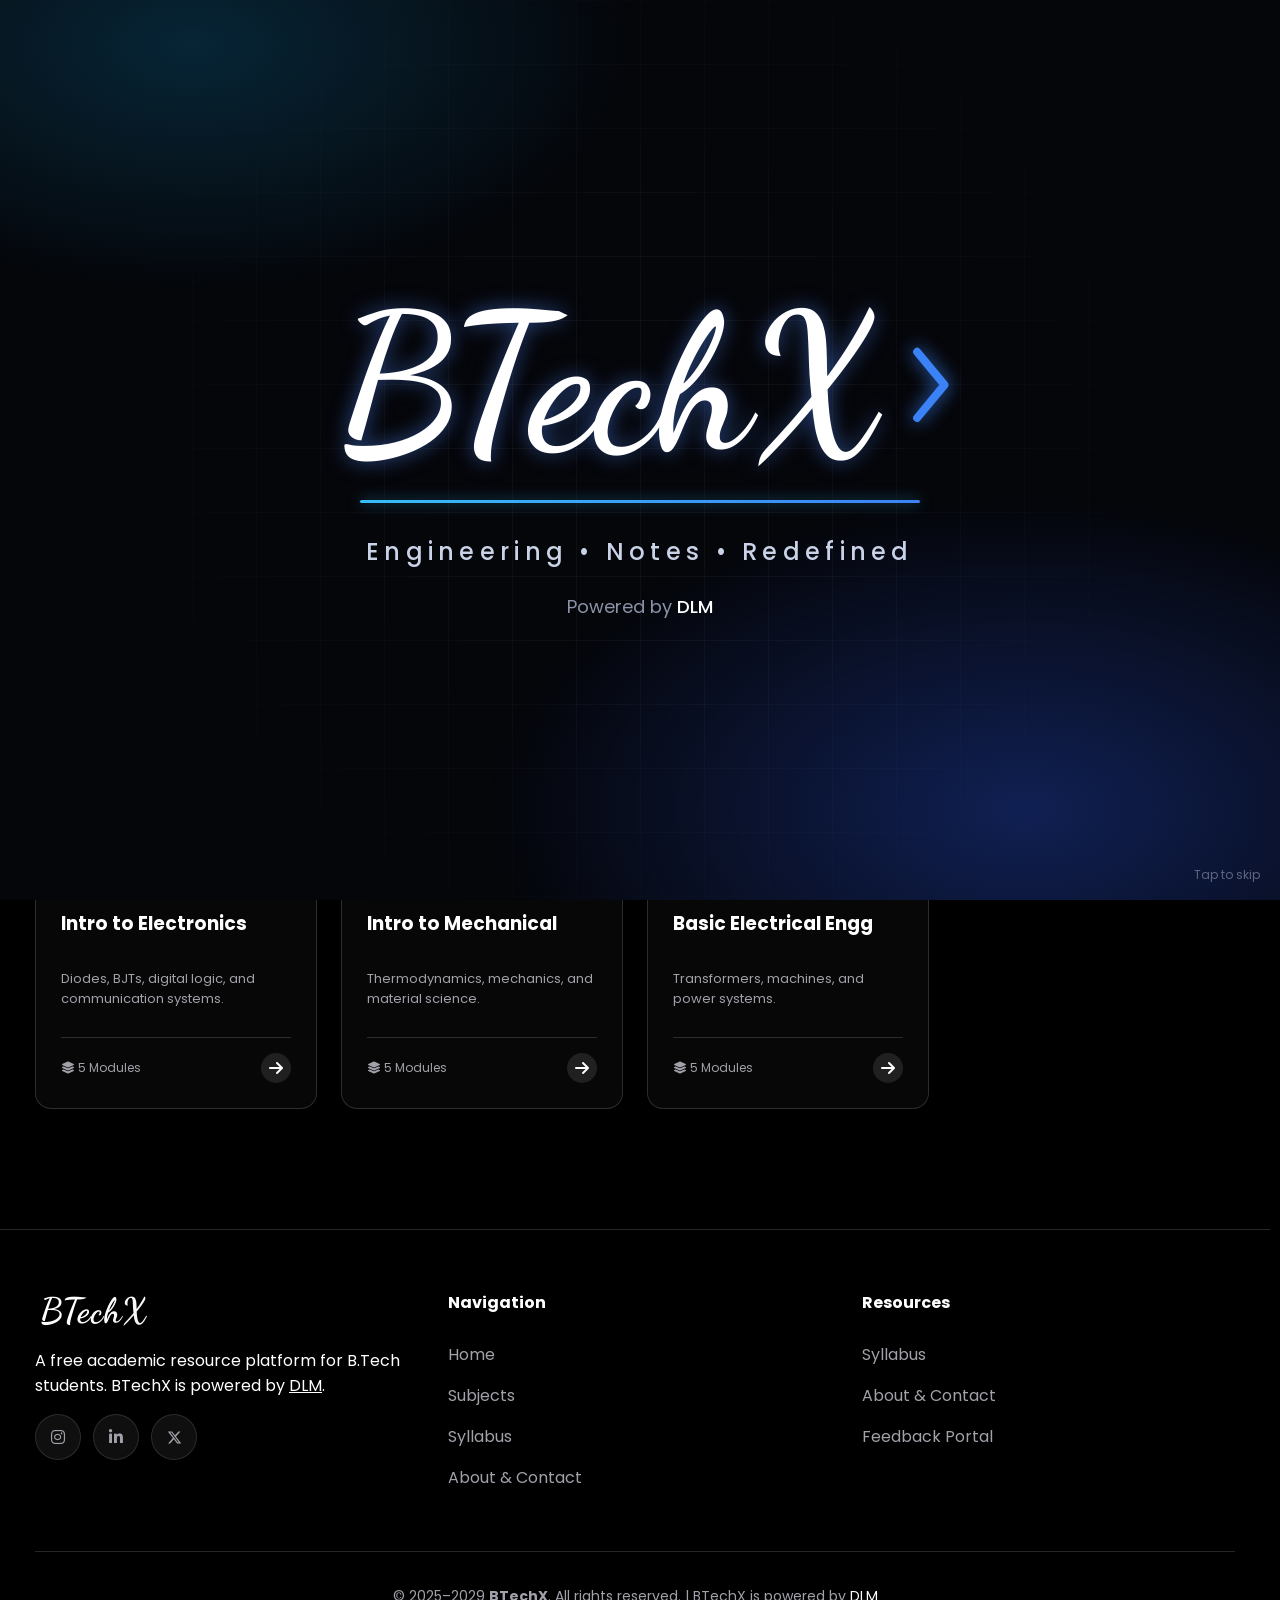
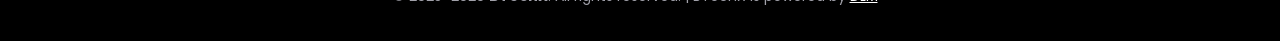
<file: index.html>
<!DOCTYPE html>
<html lang="en">

<head>
  <meta charset="UTF-8">
  <meta name="viewport" content="width=device-width, initial-scale=1.0">
  <meta name="description"
    content="BTechX is a free academic resource platform for B.Tech students with engineering notes, syllabus resources, and student tools.">
  <meta name="keywords" content="btechx cgu, btechx, engineering notes, btech, cgu notes">
  <meta name="author" content="BTechX">
  <meta name="robots" content="index, follow">
  <meta name="application-name" content="BTechX">
  <meta property="og:site_name" content="BTechX">
  <meta property="og:title" content="BTechX - Engineering Notes">
  <meta property="og:description"
    content="Free B.Tech engineering notes, syllabus resources, and useful student tools from BTechX.">
  <meta property="og:image" content="https://btechx.infinityfreeapp.com/logo.png">
  <meta property="og:url" content="https://btechx.infinityfreeapp.com/">
  <meta property="og:type" content="website">
  <meta name="twitter:card" content="summary">
  <meta name="twitter:title" content="BTechX - Engineering Notes">
  <meta name="twitter:description"
    content="Free B.Tech engineering notes, syllabus resources, and useful student tools from BTechX.">
  <title>BTechX - Engineering Notes</title>
  <meta http-equiv="Cache-Control" content="no-cache, no-store, must-revalidate">
  <meta http-equiv="Pragma" content="no-cache">
  <meta http-equiv="Expires" content="0">
  <link rel="canonical" href="https://btechx.infinityfreeapp.com/">
  <link rel="preconnect" href="https://fonts.googleapis.com">
  <link rel="preconnect" href="https://fonts.gstatic.com" crossorigin>
  <link
    href="https://fonts.googleapis.com/css2?family=Dancing+Script:wght@600;700&family=Poppins:wght@300;400;500;600;700&family=Fira+Code:wght@400;500;700&family=Outfit:wght@700;900&display=swap"
    rel="stylesheet">
  <link rel="stylesheet" href="https://cdnjs.cloudflare.com/ajax/libs/font-awesome/6.4.0/css/all.min.css">
  <link rel="stylesheet" href="styles.css?v=17.1">
  <link rel="icon" type="image/png" href="logo.png?v=7" />

  <!-- Pre-render head check: smart intro gating for internal navigation and time cooldown -->
  <script>
    (function () {
      try {
        var isMobile = (window.innerWidth <= 768) || /Android|webOS|iPhone|iPad|iPod|BlackBerry|IEMobile|Opera Mini/i.test(navigator.userAgent);
        var COOLDOWN_MS = 20 * 60 * 1000; // 20 minutes cooldown between direct home visits
        var shouldSkip = false;

        // 1. Mobile session check
        if (isMobile && sessionStorage.getItem('btxIntroSeenMobile')) {
          shouldSkip = true;
        }

        // 2. Internal link navigation check via sessionStorage stamp (from About, Tools, Syllabus, etc.)
        var lastInternalNav = parseInt(sessionStorage.getItem('btxLastInternalNav') || '0', 10);
        if (lastInternalNav > 0 && (Date.now() - lastInternalNav < 15000)) {
          shouldSkip = true;
        }

        // 3. Internal navigation check via document.referrer
        var ref = document.referrer;
        if (ref) {
          try {
            var refUrl = new URL(ref);
            if (refUrl.origin === window.location.origin || refUrl.hostname === window.location.hostname) {
              shouldSkip = true;
            }
          } catch (e) {
            if (ref.indexOf(window.location.host) !== -1 || ref.indexOf('btechx') !== -1 || ref.indexOf('BTechX') !== -1) {
              shouldSkip = true;
            }
          }
        }

        // 4. Time cooldown check: don't replay if visited home directly within cooldown window
        var lastIntroTime = parseInt(localStorage.getItem('btxLastIntroTime') || '0', 10);
        if (lastIntroTime > 0 && (Date.now() - lastIntroTime < COOLDOWN_MS)) {
          shouldSkip = true;
        }

        if (shouldSkip) {
          document.documentElement.classList.add('btx-skip');
        } else {
          document.documentElement.classList.add('btx-lock');
        }
      } catch (e) {}
    })();
  </script>
  <noscript><style>#btx-intro{display:none !important}</style></noscript>

  <!-- ══ BTechX Intro Styling (Direct Embed for 100% faithful font & styling) ══ -->
  <style>
    html {
      scrollbar-gutter: stable;
      overflow-y: scroll;
    }
    html.btx-lock {
      overflow-y: scroll !important;
      scrollbar-gutter: stable;
    }
    html.btx-lock body {
      overflow: hidden !important;
      touch-action: none;
    }
    html.btx-skip #btx-intro { display: none !important; }

    #btx-intro, #btx-intro * {
      box-sizing: border-box;
    }

    #btx-intro {
      position: fixed; inset: 0; z-index: 99999;
      display: flex; flex-direction: column; align-items: center; justify-content: center;
      background: #05060a; color: #fff; overflow: hidden; cursor: pointer;
      font-family: 'Poppins', system-ui, sans-serif;
      letter-spacing: normal;
      line-height: normal;
      touch-action: none;
      contain: strict;
      transform: translateZ(0);
      will-change: opacity, transform;
      transition: opacity .4s cubic-bezier(.16, 1, .3, 1), transform .4s cubic-bezier(.16, 1, .3, 1);
    }
    #btx-intro.btx-out { opacity: 0; transform: scale(1.04); pointer-events: none; }

    /* backdrop: soft glows + faint grid */
    #btx-intro .btx-bg {
      position: absolute; inset: 0;
      background:
        radial-gradient(60% 50% at 80% 90%, rgba(37, 80, 220, .35), transparent 70%),
        radial-gradient(50% 40% at 15% 5%, rgba(14, 120, 170, .28), transparent 70%);
      animation: btx-fade .8s ease both;
      transform: translateZ(0);
      pointer-events: none;
    }
    #btx-intro .btx-bg::after {
      content: ""; position: absolute; inset: 0;
      background-image: linear-gradient(rgba(255,255,255,.04) 1px, transparent 1px), linear-gradient(90deg, rgba(255,255,255,.04) 1px, transparent 1px);
      background-size: 64px 64px;
      -webkit-mask-image: radial-gradient(circle at center, #000 20%, transparent 75%);
              mask-image: radial-gradient(circle at center, #000 20%, transparent 75%);
      pointer-events: none;
    }

    /* logo: written on from left to right with a light streak */
    #btx-intro .btx-logo {
      position: relative; display: flex; align-items: center; gap: .08em; z-index: 1;
      font-size: clamp(64px, 17vw, 190px);
      transform: translateZ(0);
    }
    #btx-intro .btx-word {
      font-family: 'Dancing Script', cursive !important;
      font-weight: 600 !important;
      line-height: 1.1 !important;
      padding: 0 .06em !important;
      color: #ffffff !important;
      -webkit-text-fill-color: #ffffff !important;
      text-shadow: 0 0 20px rgba(80, 140, 255, .5) !important;
      clip-path: inset(0 100% 0 0);
      animation: btx-write .85s cubic-bezier(.65, 0, .35, 1) .25s forwards;
      will-change: clip-path;
      transform: translateZ(0);
      -webkit-backface-visibility: hidden;
      backface-visibility: hidden;
    }
    #btx-intro .btx-logo::after {
      content: ""; position: absolute; top: -8%; bottom: -8%; width: 3px; left: 0; opacity: 0;
      background: linear-gradient(#0000, #cfe3ff, #0000);
      box-shadow: 0 0 16px 4px rgba(90, 150, 255, .7);
      animation: btx-sweep .85s cubic-bezier(.65, 0, .35, 1) .25s forwards;
      will-change: left, opacity;
      transform: translateZ(0);
    }
    #btx-intro .btx-chev { height: .42em; width: auto; overflow: visible; transform: translateZ(0); }
    #btx-intro .btx-chev path {
      fill: none; stroke: #3b82f6; stroke-width: 7; stroke-linecap: round; stroke-linejoin: round;
      stroke-dasharray: 120; stroke-dashoffset: 120; filter: drop-shadow(0 0 8px rgba(59, 130, 246, .9));
      animation: btx-draw .45s ease 1s forwards;
      will-change: stroke-dashoffset;
    }

    #btx-intro .btx-line {
      height: 3px;
      width: min(62vw, 560px);
      margin-top: 1.2vh;
      border-radius: 3px;
      z-index: 1;
      background: linear-gradient(90deg, #38bdf8, #3b82f6);
      box-shadow: 0 0 14px rgba(56, 189, 248, .6);
      transform: scaleX(0);
      transform-origin: left center;
      animation: btx-grow .55s cubic-bezier(.16, 1, .3, 1) .95s forwards;
      will-change: transform;
    }
    #btx-intro .btx-tag {
      z-index: 1; margin-top: 3.5vh; opacity: 0; color: #c9d2e6;
      font-family: 'Poppins', system-ui, sans-serif !important;
      font-weight: 500 !important;
      font-size: clamp(14px, 2.6vw, 24px) !important;
      letter-spacing: .22em !important;
      transform: translate3d(0, 8px, 0);
      animation: btx-tag .6s cubic-bezier(.16, 1, .3, 1) 1.1s forwards;
      will-change: opacity, transform;
    }
    #btx-intro .btx-by {
      z-index: 1; margin-top: 2.6vh; opacity: 0; color: #8b93a8;
      font-family: 'Poppins', system-ui, sans-serif !important;
      font-size: clamp(13px, 2vw, 18px) !important;
      letter-spacing: normal !important;
      transform: translate3d(0, 6px, 0);
      animation: btx-by .5s ease 1.75s forwards;
      will-change: opacity, transform;
    }
    #btx-intro .btx-by b { color: #fff !important; font-weight: 500 !important; }
    #btx-intro .btx-skip {
      position: absolute; right: 20px; bottom: 16px; z-index: 1; opacity: 0; color: #5d6580;
      font-family: 'Poppins', system-ui, sans-serif !important;
      font-size: 12px !important;
      letter-spacing: normal !important;
      animation: btx-fade .5s ease .9s forwards;
      will-change: opacity;
    }

    @keyframes btx-write { to { clip-path: inset(0 0 0 0); } }
    @keyframes btx-sweep { 0% { left: 0; opacity: 1; } 85% { opacity: 1; } 100% { left: 100%; opacity: 0; } }
    @keyframes btx-draw  { to { stroke-dashoffset: 0; } }
    @keyframes btx-grow  { to { transform: scaleX(1); } }
    @keyframes btx-tag   { from { opacity: 0; transform: translate3d(0, 8px, 0); } to { opacity: 1; transform: translate3d(0, 0, 0); } }
    @keyframes btx-by    { from { opacity: 0; transform: translate3d(0, 6px, 0); } to { opacity: 1; transform: translate3d(0, 0, 0); } }
    @keyframes btx-fade  { from { opacity: 0; } to { opacity: 1; } }

    @media (prefers-reduced-motion: reduce) {
      #btx-intro *, #btx-intro .btx-bg { animation-duration: .01s !important; animation-delay: 0s !important; }
      #btx-intro .btx-logo::after { display: none; }
    }
  </style>


  <script type="application/ld+json">
  {
    "@context": "https://schema.org",
    "@type": "WebSite",
    "name": "BTechX",
    "url": "https://btechx.infinityfreeapp.com/",
    "description": "A free academic resource platform for B.Tech engineering students offering notes, syllabi, and tools.",
    "publisher": {
      "@type": "Organization",
      "name": "BTechX",
      "url": "https://btechx.infinityfreeapp.com/",
      "logo": "https://btechx.infinityfreeapp.com/logo.png"
    }
  }
  </script>
</head>

<body>

  <!-- Global Shared SVG Defs (Ensures gradients always render on Desktop & Mobile without duplicate ID collisions) -->
  <svg width="0" height="0" style="position: absolute; width: 0; height: 0; overflow: hidden; pointer-events: none;" aria-hidden="true">
    <defs>
      <linearGradient id="neonGradientNav" x1="120" y1="30" x2="955" y2="520" gradientUnits="userSpaceOnUse">
        <stop offset="0%" stop-color="#00f2fe" />
        <stop offset="35%" stop-color="#2563eb" />
        <stop offset="72%" stop-color="#d946ef" />
        <stop offset="100%" stop-color="#ec4899" />
      </linearGradient>
      <linearGradient id="coreGradientNav" x1="120" y1="30" x2="955" y2="520" gradientUnits="userSpaceOnUse">
        <stop offset="0%" stop-color="#ffffff" />
        <stop offset="50%" stop-color="#d8e2ff" />
        <stop offset="100%" stop-color="#ffd6f9" />
      </linearGradient>
    </defs>
  </svg>

  <!-- ══ BTechX INTRO SCREEN ══ -->
  <div id="btx-intro" aria-hidden="true">
    <div class="btx-bg"></div>
    <div class="btx-logo">
      <span class="btx-word">BTechX</span>
      <svg class="btx-chev" viewBox="0 0 40 70"><path d="M8 6 L32 35 L8 64"/></svg>
    </div>
    <div class="btx-line"></div>
    <div class="btx-tag">Engineering • Notes • Redefined</div>
    <div class="btx-by">Powered by <b id="btx-by-name">DLM</b></div>
    <div class="btx-skip">Tap to skip</div>
  </div>

  <nav class="navbar">
    <div class="container navbar-inner">
      <div class="navbar-brand">
        <button class="apps-launcher-btn mobile-apps-btn" id="mobileAppsLauncherBtn" type="button" title="Apps" aria-label="Apps">
          <span class="apps-icon-stack">
            <svg class="apps-matrix-icon" width="16" height="16" viewBox="0 0 16 16" fill="currentColor" aria-hidden="true">
              <circle cx="2.5" cy="2.5" r="1.6"></circle>
              <circle cx="8" cy="2.5" r="1.6"></circle>
              <circle cx="13.5" cy="2.5" r="1.6"></circle>
              <circle cx="2.5" cy="8" r="1.6"></circle>
              <circle cx="8" cy="8" r="1.6"></circle>
              <circle cx="13.5" cy="8" r="1.6"></circle>
              <circle cx="2.5" cy="13.5" r="1.6"></circle>
              <circle cx="8" cy="13.5" r="1.6"></circle>
              <circle cx="13.5" cy="13.5" r="1.6"></circle>
            </svg>
            <svg class="apps-neon-icon" width="16" height="16" viewBox="7 -35 1060 1060" fill="none" aria-hidden="true">
              <path d="M 124 35 L 124 195 C 124 275, 165 305, 255 335 C 420 390, 560 442, 692 484 C 560 526, 420 582, 255 645 C 165 680, 124 715, 122 800 L 122 955 C 330 890, 535 765, 622 685 C 785 595, 895 520, 916 499 L 952 484 L 916 469 C 895 440, 785 350, 622 252 C 535 190, 330 95, 124 35 Z" stroke="url(#neonGradientNav)" stroke-width="70" stroke-opacity="0.25" stroke-linejoin="round" />
              <path class="neon-laser-path" pathLength="1000" d="M 124 35 L 124 195 C 124 275, 165 305, 255 335 C 420 390, 560 442, 692 484 C 560 526, 420 582, 255 645 C 165 680, 124 715, 122 800 L 122 955 C 330 890, 535 765, 622 685 C 785 595, 895 520, 916 499 L 952 484 L 916 469 C 895 440, 785 350, 622 252 C 535 190, 330 95, 124 35 Z" stroke="url(#neonGradientNav)" stroke-width="120" stroke-linecap="round" stroke-linejoin="round" />
              <path class="neon-core-path" pathLength="1000" d="M 124 35 L 124 195 C 124 275, 165 305, 255 335 C 420 390, 560 442, 692 484 C 560 526, 420 582, 255 645 C 165 680, 124 715, 122 800 L 122 955 C 330 890, 535 765, 622 685 C 785 595, 895 520, 916 499 L 952 484 L 916 469 C 895 440, 785 350, 622 252 C 535 190, 330 95, 124 35 Z" stroke="url(#coreGradientNav)" stroke-width="50" stroke-linecap="round" stroke-linejoin="round" />
            </svg>
          </span>
        </button>
        <a href="index.html" style="text-decoration: none; display: flex; align-items: center;">
          <span class="logo-text">BTechX</span>
        </a>
        <span style="height: 18px; width: 1px; background: rgba(255, 255, 255, 0.15); margin: 0 10px; align-self: center;"></span>
        <a href="https://itsme-gilt.vercel.app" target="_blank" title="BTechX is powered by DLM" style="display: flex; align-items: center;">
          <img src="images/dlm.png" alt="DLM Logo" style="height: 24px; width: auto; opacity: 0.9; align-self: center; display: block;" />
        </a>
      </div>
      <div class="navbar-links">
        <a href="index.html" class="active">Home</a>
        <a href="index.html#subjects">Subjects</a>
        <a href="syllabus.html">Syllabus</a>
        <a href="about.html">About & Contact</a>
        <div class="apps-launcher-wrapper" id="appsLauncherWrapper">
          <button class="apps-launcher-btn" id="appsLauncherBtn" type="button" title="Apps" aria-label="Apps" aria-expanded="false">
            <span class="apps-icon-stack">
              <svg class="apps-matrix-icon" width="16" height="16" viewBox="0 0 16 16" fill="currentColor" aria-hidden="true">
                <circle cx="2.5" cy="2.5" r="1.6"></circle>
                <circle cx="8" cy="2.5" r="1.6"></circle>
                <circle cx="13.5" cy="2.5" r="1.6"></circle>
                <circle cx="2.5" cy="8" r="1.6"></circle>
                <circle cx="8" cy="8" r="1.6"></circle>
                <circle cx="13.5" cy="8" r="1.6"></circle>
                <circle cx="2.5" cy="13.5" r="1.6"></circle>
                <circle cx="8" cy="13.5" r="1.6"></circle>
                <circle cx="13.5" cy="13.5" r="1.6"></circle>
              </svg>
              <svg class="apps-neon-icon" width="16" height="16" viewBox="7 -35 1060 1060" fill="none" aria-hidden="true">
                <path d="M 124 35 L 124 195 C 124 275, 165 305, 255 335 C 420 390, 560 442, 692 484 C 560 526, 420 582, 255 645 C 165 680, 124 715, 122 800 L 122 955 C 330 890, 535 765, 622 685 C 785 595, 895 520, 916 499 L 952 484 L 916 469 C 895 440, 785 350, 622 252 C 535 190, 330 95, 124 35 Z" stroke="url(#neonGradientNav)" stroke-width="70" stroke-opacity="0.25" stroke-linejoin="round" />
                <path class="neon-laser-path" pathLength="1000" d="M 124 35 L 124 195 C 124 275, 165 305, 255 335 C 420 390, 560 442, 692 484 C 560 526, 420 582, 255 645 C 165 680, 124 715, 122 800 L 122 955 C 330 890, 535 765, 622 685 C 785 595, 895 520, 916 499 L 952 484 L 916 469 C 895 440, 785 350, 622 252 C 535 190, 330 95, 124 35 Z" stroke="url(#neonGradientNav)" stroke-width="120" stroke-linecap="round" stroke-linejoin="round" />
                <path class="neon-core-path" pathLength="1000" d="M 124 35 L 124 195 C 124 275, 165 305, 255 335 C 420 390, 560 442, 692 484 C 560 526, 420 582, 255 645 C 165 680, 124 715, 122 800 L 122 955 C 330 890, 535 765, 622 685 C 785 595, 895 520, 916 499 L 952 484 L 916 469 C 895 440, 785 350, 622 252 C 535 190, 330 95, 124 35 Z" stroke="url(#coreGradientNav)" stroke-width="50" stroke-linecap="round" stroke-linejoin="round" />
              </svg>
            </span>
          </button>
          <div class="apps-launcher-popover" id="appsLauncherPopover" role="dialog" aria-label="DLM Apps Launcher">
            <div class="alp-header">
              <span class="alp-header-title">Apps</span>
            </div>
            <div class="alp-grid">
              <a href="https://angkor-ai-dlm.vercel.app/" target="_blank" rel="noopener noreferrer" class="alp-item" title="Angkor AI">
                <div class="alp-item-icon">
                  <img src="images/angkor.png" alt="Angkor AI" onerror="this.onerror=null;this.src='https://angkor-ai-dlm.vercel.app/favicon.ico';" />
                </div>
                <span class="alp-item-name">Angkor AI</span>
              </a>
              <a href="https://meta-cleaner-dlm.vercel.app/" target="_blank" rel="noopener noreferrer" class="alp-item" title="MetaCleaner">
                <div class="alp-item-icon">
                  <img src="images/metacleaner.png" alt="MetaCleaner" onerror="this.onerror=null;this.src='https://meta-cleaner-dlm.vercel.app/favicon.ico';" />
                </div>
                <span class="alp-item-name">MetaCleaner</span>
              </a>
              <a href="https://k6dlm.vercel.app/" target="_blank" rel="noopener noreferrer" class="alp-item" title="K6 Engine — NIFTY 50 Directional Intelligence">
                <div class="alp-item-icon">
                  <img src="images/k6.png" alt="K6 Engine" onerror="this.onerror=null;this.src='https://k6dlm.vercel.app/favicon.ico';" />
                </div>
                <span class="alp-item-name">K6 Engine</span>
              </a>
              <a href="index.html" class="alp-item" title="BTechX">
                <div class="alp-item-icon">
                  <img src="logo.png" alt="BTechX Logo" onerror="this.onerror=null;this.src='images/btechx.png';this.onerror=function(){this.src='https://raw.githubusercontent.com/py-C0der/yourclg/main/logo.png';};" style="
                    width: 100%;
                    height: 100%;
                    object-fit: cover;
                    border-radius: 50%;
                  ">
                </div>
                <span class="alp-item-name">BTechX</span>
              </a>
            </div>
            <div class="alp-storage-track" id="appsStorageTrack" title="Browser Storage">
              <div class="alp-storage-fill" id="appsStorageFill" style="width: 100%;"></div>
            </div>
          </div>
        </div>
      </div>
      <button class="nav-toggle" id="navToggle" aria-label="Toggle menu">
        <span></span><span></span><span></span>
      </button>
    </div>
  </nav>

  <div class="mobile-menu" id="mobileMenu">
    <div class="mobile-menu-panel">
      <div class="sidebar-header" style="display: flex; align-items: center;">
        <a href="index.html" style="text-decoration: none; display: flex; align-items: center;">
          <span class="logo-text">BTechX</span>
        </a>
        <span style="height: 18px; width: 1px; background: rgba(255, 255, 255, 0.15); margin: 0 8px; align-self: center;"></span>
        <a href="https://itsme-gilt.vercel.app" target="_blank" title="BTechX is powered by DLM" style="display: flex; align-items: center;">
          <img src="images/dlm.png" alt="DLM Logo" style="height: 22px; width: auto; opacity: 0.9; align-self: center; display: block;" />
        </a>
        <button class="close-btn" id="closeMenu">&times;</button>
      </div>
      <a href="index.html" class="active">Home</a>
      <a href="index.html#subjects">Subjects</a>
      <a href="syllabus.html">Syllabus</a>
      <a href="about.html">About & Contact</a>
    </div>
  </div>

  <!-- ══ HERO SECTION ══ -->
  <section class="home-hero">
    <div class="container hero-container">
      <div class="hero-title-box">
        <h1 class="hero-title">Free Academic Notes for Engineering</h1>
      </div>

      <p class="hero-subtitle">
        Upload the notes to me &mdash; email via the <a href="about.html">About section</a> if you have any.<br>
        <span class="hero-subtitle-tag">(College &amp; faculty notes accepted &bull; Only digital text &amp; PDF based, no handwritten)</span>
      </p>

      <!-- Instant Subject & Syllabus Search Bar -->
      <div class="hero-search-box">
        <i class="fas fa-search search-icon"></i>
        <input type="text" id="subjectSearchInput" placeholder="Search chapters, modules, subjects, or syllabus (e.g. Calculus, Logic, BEE, Syllabus)..." oninput="handleSearchInput(this.value)" onkeydown="handleSearchKeydown(event)" autocomplete="off">
        <button id="clearSearchBtn" class="clear-search-btn" onclick="clearSubjectSearch()" title="Clear search"><i class="fas fa-times"></i></button>

        <!-- Live Recommendations Dropdown -->
        <div class="search-suggestions" id="searchSuggestions"></div>
      </div>
    </div>
  </section>

  <section id="subjects" style="padding: 10px 0 60px;">
    <div class="container">
      <div class="section-header">
        <h2>Explore BTech Notes</h2>
        <div class="section-divider"></div>

        <!-- Year Filter matching syllabus.html -->
        <div class="year-filter">
          <button class="year-btn active" onclick="switchYear('year-1', this)"><span class="desktop-lbl">1st Year</span><span class="mobile-lbl">1</span></button>
          <button class="year-btn" onclick="switchYear('year-2', this)"><span class="desktop-lbl">2nd Year</span><span class="mobile-lbl">2</span></button>
          <button class="year-btn" onclick="switchYear('year-3', this)"><span class="desktop-lbl">3rd Year</span><span class="mobile-lbl">3</span></button>
          <button class="year-btn" onclick="switchYear('year-4', this)"><span class="desktop-lbl">4th Year</span><span class="mobile-lbl">4</span></button>
        </div>
      </div>

      <div id="year-1" class="year-content active">
        <div class="subjects-grid">
          <!-- Math 1 -->
          <a href="1stYearSub/math1.html" class="subject-card">
            <div class="subject-card-head">
              <div class="subject-icon"><i class="fas fa-square-root-alt"></i></div>
              <span class="badge">MA101</span>
            </div>
            <h3>Mathematics — I</h3>
            <p style="font-size: 13px; color: var(--text-muted);">Calculus, linear algebra, and differential equations.
            </p>
            <div class="subject-card-footer">
              <span style="font-size: 12px; color: var(--text-muted);"><i class="fas fa-layer-group"></i> 5
                Modules</span>
              <div class="arrow"><i class="fas fa-arrow-right"></i></div>
            </div>
          </a>

          <!-- Math 2 -->
          <a href="1stYearSub/math2.html" class="subject-card">
            <div class="subject-card-head">
              <div class="subject-icon"><i class="fas fa-infinity"></i></div>
              <span class="badge">MA201</span>
            </div>
            <h3>Mathematics — II</h3>
            <p style="font-size: 13px; color: var(--text-muted);">Advanced engineering mathematics and complex analysis.
            </p>
            <div class="subject-card-footer">
              <span style="font-size: 12px; color: var(--text-muted);"><i class="fas fa-layer-group"></i> 5
                Modules</span>
              <div class="arrow"><i class="fas fa-arrow-right"></i></div>
            </div>
          </a>

          <!-- Physics -->
          <a href="1stYearSub/physics.html" class="subject-card">
            <div class="subject-card-head">
              <div class="subject-icon"><i class="fas fa-atom"></i></div>
              <span class="badge">PH101</span>
            </div>
            <h3>Engineering Physics</h3>
            <p style="font-size: 13px; color: var(--text-muted);">Quantum mechanics, optics, and electromagnetism.</p>
            <div class="subject-card-footer">
              <span style="font-size: 12px; color: var(--text-muted);"><i class="fas fa-layer-group"></i> 5
                Modules</span>
              <div class="arrow"><i class="fas fa-arrow-right"></i></div>
            </div>
          </a>

          <!-- CSE -->
          <a href="1stYearSub/cse.html" class="subject-card">
            <div class="subject-card-head">
              <div class="subject-icon"><i class="fas fa-code"></i></div>
              <span class="badge">CS101</span>
            </div>
            <h3>Computer Science</h3>
            <p style="font-size: 13px; color: var(--text-muted);">Programming basics, algorithms, and data structures.
            </p>
            <div class="subject-card-footer">
              <span style="font-size: 12px; color: var(--text-muted);"><i class="fas fa-layer-group"></i> 5
                Modules</span>
              <div class="arrow"><i class="fas fa-arrow-right"></i></div>
            </div>
          </a>

          <!-- IEE -->
          <a href="1stYearSub/iee.html" class="subject-card">
            <div class="subject-card-head">
              <div class="subject-icon"><i class="fas fa-microchip"></i></div>
              <span class="badge">EC101</span>
            </div>
            <h3>Intro to Electronics</h3>
            <p style="font-size: 13px; color: var(--text-muted);">Diodes, BJTs, digital logic, and communication systems.</p>
            <div class="subject-card-footer">
              <span style="font-size: 12px; color: var(--text-muted);"><i class="fas fa-layer-group"></i> 5
                Modules</span>
              <div class="arrow"><i class="fas fa-arrow-right"></i></div>
            </div>
          </a>

          <!-- IME -->
          <a href="1stYearSub/ime.html" class="subject-card">
            <div class="subject-card-head">
              <div class="subject-icon"><i class="fas fa-cogs"></i></div>
              <span class="badge">ME101</span>
            </div>
            <h3>Intro to Mechanical</h3>
            <p style="font-size: 13px; color: var(--text-muted);">Thermodynamics, mechanics, and material science.</p>
            <div class="subject-card-footer">
              <span style="font-size: 12px; color: var(--text-muted);"><i class="fas fa-layer-group"></i> 5
                Modules</span>
              <div class="arrow"><i class="fas fa-arrow-right"></i></div>
            </div>
          </a>

          <!-- BEE -->
          <a href="1stYearSub/bee.html" class="subject-card">
            <div class="subject-card-head">
              <div class="subject-icon"><i class="fas fa-plug"></i></div>
              <span class="badge">EE102</span>
            </div>
            <h3>Basic Electrical Engg</h3>
            <p style="font-size: 13px; color: var(--text-muted);">Transformers, machines, and power systems.</p>
            <div class="subject-card-footer">
              <span style="font-size: 12px; color: var(--text-muted);"><i class="fas fa-layer-group"></i> 5
                Modules</span>
              <div class="arrow"><i class="fas fa-arrow-right"></i></div>
            </div>
          </a>
        </div>
      </div>

      <div id="year-2" class="year-content" style="display: none;">
        <div class="subjects-grid">
          <!-- Data Communication and Network -->
          <a href="#" class="subject-card">
            <div class="subject-card-head">
              <div class="subject-icon"><i class="fas fa-network-wired"></i></div>
              <span class="badge">TBD</span>
            </div>
            <h3>Data Communication and Network</h3>
            <p style="font-size: 13px; color: var(--text-muted);">OSI Model, TCP/IP, and network architecture.</p>
            <div class="subject-card-footer">
              <span style="font-size: 12px; color: var(--text-muted);"><i class="fas fa-clock"></i> Coming Soon</span>
            </div>
          </a>

          <!-- Database Engineering -->
          <a href="#" class="subject-card">
            <div class="subject-card-head">
              <div class="subject-icon"><i class="fas fa-database"></i></div>
              <span class="badge">TBD</span>
            </div>
            <h3>Database Engineering</h3>
            <p style="font-size: 13px; color: var(--text-muted);">SQL, normalizations, and DBMS architecture.</p>
            <div class="subject-card-footer">
              <span style="font-size: 12px; color: var(--text-muted);"><i class="fas fa-clock"></i> Coming Soon</span>
            </div>
          </a>

          <!-- Discrete Mathematics and Graph Theory -->
          <a href="#" class="subject-card">
            <div class="subject-card-head">
              <div class="subject-icon"><i class="fas fa-project-diagram"></i></div>
              <span class="badge">MA203</span>
            </div>
            <h3>Discrete Mathematics and Graph Theory</h3>
            <p style="font-size: 13px; color: var(--text-muted);">Graph theory, logic, and combinatorics.</p>
            <div class="subject-card-footer">
              <span style="font-size: 12px; color: var(--text-muted);"><i class="fas fa-clock"></i> Coming Soon</span>
            </div>
          </a>

          <!-- Biology and Environmental Studies -->
          <a href="#" class="subject-card">
            <div class="subject-card-head">
              <div class="subject-icon"><i class="fas fa-leaf"></i></div>
              <span class="badge">CY202</span>
            </div>
            <h3>Biology and Environmental Studies</h3>
            <p style="font-size: 13px; color: var(--text-muted);">Biological concepts, ecology, pollution, and sustainability.</p>
            <div class="subject-card-footer">
              <span style="font-size: 12px; color: var(--text-muted);"><i class="fas fa-clock"></i> Coming Soon</span>
            </div>
          </a>

          <!-- Chemistry -->
          <a href="#" class="subject-card">
            <div class="subject-card-head">
              <div class="subject-icon"><i class="fas fa-flask"></i></div>
              <span class="badge">TBD</span>
            </div>
            <h3>Chemistry</h3>
            <p style="font-size: 13px; color: var(--text-muted);">Chemical principles and material properties.</p>
            <div class="subject-card-footer">
              <span style="font-size: 12px; color: var(--text-muted);"><i class="fas fa-clock"></i> Coming Soon</span>
            </div>
          </a>
        </div>
      </div>

      <div id="year-3" class="year-content" style="display: none;">
        <div class="coming-soon-card">
          <div class="coming-soon-icon">
            <i class="fas fa-layer-group"></i>
          </div>
          <h3>3rd Year Modules in Progress</h3>
          <p>We are actively curating lecture notes, PYQ solutions, and syllabi for 5th & 6th semester subjects.</p>
          <div class="coming-soon-badge"><i class="fas fa-clock"></i> Releasing in Upcoming Update</div>
        </div>
      </div>

      <div id="year-4" class="year-content" style="display: none;">
        <div class="coming-soon-card">
          <div class="coming-soon-icon">
            <i class="fas fa-graduation-cap"></i>
          </div>
          <h3>4th Year Modules in Progress</h3>
          <p>Electives, major project guidelines, and placement prep notes for 7th & 8th semester are currently being prepared.</p>
          <div class="coming-soon-badge"><i class="fas fa-clock"></i> Releasing in Upcoming Update</div>
        </div>
      </div>

    </div>
  </section>

  <footer class="site-footer">
    <div class="container">
      <div class="footer-grid">
        <div class="footer-brand">
          <div class="logo-text">BTechX</div>
          <p>A free academic resource platform for B.Tech students. BTechX is powered by <a href="https://itsme-gilt.vercel.app" target="_blank" style="color: #ffffff; text-decoration: underline;">DLM</a>.</p>
          <div class="footer-social">
            <a href="https://www.instagram.com/mr.backbencher.007.in" target="_blank" title="Instagram"><i
                class="fab fa-instagram"></i></a>
            <a href="https://www.linkedin.com/in/subhammoharana2007/?locale=en-US" target="_blank" title="LinkedIn"><i
                class="fab fa-linkedin-in"></i></a>
            <a href="https://x.com/SubhamM17005388" target="_blank" title="X (Twitter)"><svg width="15" height="15" viewBox="0 0 24 24" fill="currentColor"><path d="M18.244 2.25h3.308l-7.227 8.26 8.502 11.24H16.17l-5.214-6.817L4.99 21.75H1.68l7.73-8.835L1.254 2.25H8.08l4.713 6.231zm-1.161 17.52h1.833L7.084 4.126H5.117z"/></svg></a>
          </div>
        </div>
        <div class="footer-col">
          <h4>Navigation</h4>
          <ul>
            <li><a href="index.html">Home</a></li>
            <li><a href="index.html#subjects">Subjects</a></li>
            <li><a href="syllabus.html">Syllabus</a></li>
            <li><a href="about.html">About & Contact</a></li>
          </ul>
        </div>
        <div class="footer-col">
          <h4>Resources</h4>
          <ul>
            <li><a href="syllabus.html">Syllabus</a></li>
            <li><a href="about.html">About & Contact</a></li>
            <li><a href="https://itsme-gilt.vercel.app/contact" target="_blank">Feedback Portal</a></li>
          </ul>
        </div>
      </div>
      <div class="footer-bottom">
        <p>&copy; 2025&ndash;2029 <strong>BTechX</strong>. All rights reserved. | BTechX is powered by <a href="https://itsme-gilt.vercel.app" target="_blank" style="color: #ffffff; text-decoration: underline;">DLM</a></p>
      </div>
    </div>
  </footer>

  <script src="assets/js/nav.js?v=17.1"></script>
  <script src="assets/js/pdf-modal.js?v=16.7"></script>
  <script>
    // Year Filter Script
    function switchYear(yearId, btnElement) {
      document.querySelectorAll('.year-content').forEach(el => {
        el.classList.remove('active');
        el.style.display = 'none';
      });
      document.querySelectorAll('.year-btn').forEach(btn => {
        btn.classList.remove('active');
      });

      const target = document.getElementById(yearId);
      if (target) {
        target.classList.add('active');
        target.style.display = 'block';
      }
      btnElement.classList.add('active');

      // Save chosen year to localStorage
      localStorage.setItem('btechx_selected_year', yearId);

      // Re-apply live search filter if active
      const searchInput = document.getElementById('subjectSearchInput');
      if (searchInput && searchInput.value) {
        filterSubjectsLive(searchInput.value);
      }
    }

    // Searchable Directory (Chapters/Modules, Subjects & Syllabus PDFs)
    const SEARCHABLE_ITEMS = [
      // ═══════════════ 1. SYLLABUS (1st & 2nd Year) ═══════════════
      { name: "Mathematics — I", code: "MA101", year: "1st Year", type: "syllabus", title: "Mathematics — I Syllabus PDF", pdfUrl: "Data/Syllabus/1st Year/math_1.pdf", icon: "fa-square-root-alt", keywords: "math 1 calculus algebra linear differential syllabus" },
      { name: "Mathematics — II", code: "MA201", year: "1st Year", type: "syllabus", title: "Mathematics — II Syllabus PDF", pdfUrl: "Data/Syllabus/1st Year/math_2.pdf", icon: "fa-infinity", keywords: "math 2 ode laplace complex numerical analysis syllabus" },
      { name: "Engineering Physics", code: "PH101", year: "1st Year", type: "syllabus", title: "Engineering Physics Syllabus PDF", pdfUrl: "Data/Syllabus/1st Year/physics.pdf", icon: "fa-atom", keywords: "physics optics quantum laser semiconductor electromagnetism syllabus" },
      { name: "Programming For Problem Solving", code: "CS101", year: "1st Year", type: "syllabus", title: "Programming (CSE) Syllabus PDF", pdfUrl: "Data/Syllabus/1st Year/cse.pdf", icon: "fa-code", keywords: "cse c programming problem solving coding syllabus" },
      { name: "Data Structures", code: "CS102", year: "1st Year", type: "syllabus", title: "Data Structures Syllabus PDF", pdfUrl: "Data/Syllabus/1st Year/ds.pdf", icon: "fa-code", keywords: "data structures dsa cse stack queue tree graph linked list syllabus" },
      { name: "Intro to Electronics Engineering", code: "EC101", year: "1st Year", type: "syllabus", title: "IEE Syllabus PDF", pdfUrl: "Data/Syllabus/1st Year/iee.pdf", icon: "fa-microchip", keywords: "iee electronics diode bjt opamp logic gates communication syllabus" },
      { name: "Intro to Mechanical Engineering", code: "ME101", year: "1st Year", type: "syllabus", title: "IME Syllabus PDF", pdfUrl: "Data/Syllabus/1st Year/ime.pdf", icon: "fa-cogs", keywords: "ime mechanical statics dynamics thermodynamics mechanics manufacturing syllabus" },
      { name: "Basic Electrical Engineering", code: "EE102", year: "1st Year", type: "syllabus", title: "BEE Syllabus PDF", pdfUrl: "Data/Syllabus/1st Year/bee.pdf", icon: "fa-plug", keywords: "bee electrical circuits ohm kcl kvl transformer motor ac dc syllabus" },
      { name: "Discrete Mathematics and Graph Theory", code: "MA203", year: "2nd Year", type: "syllabus", title: "DMGT Syllabus PDF", pdfUrl: "Data/Syllabus/2nd Year/dmgt.pdf", icon: "fa-project-diagram", keywords: "dmgt discrete math graph theory combinatorics logic relations syllabus" },

      // ═══════════════ 2. SUBJECTS (1st & 2nd Year) ═══════════════
      { name: "Mathematics — I", code: "MA101", year: "1st Year", type: "subject", title: "Mathematics — I", url: "1stYearSub/math1.html", icon: "fa-square-root-alt", keywords: "math 1 calculus linear algebra differential equations notes" },
      { name: "Mathematics — II", code: "MA201", year: "1st Year", type: "subject", title: "Mathematics — II", url: "1stYearSub/math2.html", icon: "fa-infinity", keywords: "math 2 ode ordinary differential laplace complex numerical notes" },
      { name: "Engineering Physics", code: "PH101", year: "1st Year", type: "subject", title: "Engineering Physics", url: "1stYearSub/physics.html", icon: "fa-atom", keywords: "physics optics electromagnetism quantum semiconductor laser notes" },
      { name: "Programming For Problem Solving", code: "CS101", year: "1st Year", type: "subject", title: "Programming for Problem Solving (CSE)", url: "1stYearSub/cse.html", icon: "fa-code", keywords: "cse c language programming data structures notes" },
      { name: "Intro to Electronics Engineering", code: "EC101", year: "1st Year", type: "subject", title: "Intro to Electronics Engineering (IEE)", url: "1stYearSub/iee.html", icon: "fa-microchip", keywords: "iee electronics diodes transistors opamp digital notes" },
      { name: "Intro to Mechanical Engineering", code: "ME101", year: "1st Year", type: "subject", title: "Intro to Mechanical Engineering (IME)", url: "1stYearSub/ime.html", icon: "fa-cogs", keywords: "ime mechanical statics dynamics thermodynamics som notes" },
      { name: "Basic Electrical Engineering", code: "EE102", year: "1st Year", type: "subject", title: "Basic Electrical Engineering (BEE)", url: "1stYearSub/bee.html", icon: "fa-plug", keywords: "bee electrical dc ac circuits machines transformers notes" },
      // 2nd Year Subjects (Temporarily Disconnected)
      // { name: "Discrete Mathematics & Graph Theory", code: "MA203", year: "2nd Year", type: "subject", title: "Discrete Mathematics & Graph Theory (DMGT)", url: "2ndYearSub/dmgt.html", icon: "fa-project-diagram", keywords: "dmgt discrete math logic graph theory combinatorics trees notes" },
      // { name: "Biology and Environmental Studies", code: "CY202", year: "2nd Year", type: "subject", title: "Biology & Environmental Studies (BEVS)", url: "2ndYearSub/bevs.html", icon: "fa-leaf", keywords: "bevs biology environment ecology pollution cells waste management notes question bank" },

      // ═══════════════ 3. CHAPTERS & MODULES ═══════════════
      // Mathematics — I (MA101)
      { name: "Differential Calculus", code: "MA101", year: "1st Year", type: "chapter", subName: "Mathematics — I", moduleNum: "Module 1", title: "Differential Calculus", url: "1stYearSub/math1.html#module-1", icon: "fa-square-root-alt", keywords: "differential calculus limits continuity differentiation curve sketching rolle mean value theorem" },
      { name: "Functions of Two or More Variables", code: "MA101", year: "1st Year", type: "chapter", subName: "Mathematics — I", moduleNum: "Module 2", title: "Functions of Two or More Variables", url: "1stYearSub/math1.html#module-2", icon: "fa-square-root-alt", keywords: "partial derivatives euler theorem taylor series maxima minima beta gamma functions multivariable" },
      { name: "Vector Differential Calculus", code: "MA101", year: "1st Year", type: "chapter", subName: "Mathematics — I", moduleNum: "Module 3", title: "Vector Differential Calculus", url: "1stYearSub/math1.html#module-3", icon: "fa-square-root-alt", keywords: "vector calculus gradient directional derivative divergence curl line double integrals" },
      { name: "Integral Calculus", code: "MA101", year: "1st Year", type: "chapter", subName: "Mathematics — I", moduleNum: "Module 4", title: "Integral Calculus", url: "1stYearSub/math1.html#module-4", icon: "fa-square-root-alt", keywords: "integral calculus surface integrals volume integrals green theorem gauss divergence stokes theorem" },
      { name: "Fourier Series & Transforms", code: "MA101", year: "1st Year", type: "chapter", subName: "Mathematics — I", moduleNum: "Module 5", title: "Fourier Series & Transforms", url: "1stYearSub/math1.html#module-5", icon: "fa-square-root-alt", keywords: "fourier series fourier transform half range series harmonic analysis z transforms periodic" },

      // Mathematics — II (MA201)
      { name: "Ordinary Differential Equations — I", code: "MA201", year: "1st Year", type: "chapter", subName: "Mathematics — II", moduleNum: "Module 1", title: "Ordinary Differential Equations — I", url: "1stYearSub/math2.html#module-1", icon: "fa-infinity", keywords: "ode first order separable linear exact bernoulli differential equations" },
      { name: "Ordinary Differential Equations — II", code: "MA201", year: "1st Year", type: "chapter", subName: "Mathematics — II", moduleNum: "Module 2", title: "Ordinary Differential Equations — II", url: "1stYearSub/math2.html#module-2", icon: "fa-infinity", keywords: "higher order linear ode constant coefficients undetermined coefficients variation of parameters" },
      { name: "Laplace Transforms", code: "MA201", year: "1st Year", type: "chapter", subName: "Mathematics — II", moduleNum: "Module 3", title: "Laplace Transforms", url: "1stYearSub/math2.html#module-3", icon: "fa-infinity", keywords: "laplace transforms inverse laplace ode solution differential equations transform" },
      { name: "Complex Variables", code: "MA201", year: "1st Year", type: "chapter", subName: "Mathematics — II", moduleNum: "Module 4", title: "Complex Variables", url: "1stYearSub/math2.html#module-4", icon: "fa-infinity", keywords: "complex variables analytic functions cauchy riemann equations complex integration cauchy integral formula" },
      { name: "Numerical Methods", code: "MA201", year: "1st Year", type: "chapter", subName: "Mathematics — II", moduleNum: "Module 5", title: "Numerical Methods", url: "1stYearSub/math2.html#module-5", icon: "fa-infinity", keywords: "numerical methods newton raphson interpolation euler method runge kutta rk4 roots" },

      // Engineering Physics (PH101)
      { name: "Oscillations and Wave Optics", code: "PH101", year: "1st Year", type: "chapter", subName: "Engineering Physics", moduleNum: "Module 1", title: "Oscillations and Wave Optics", url: "1stYearSub/physics.html#module-1", icon: "fa-atom", keywords: "shm simple harmonic motion damped forced oscillations resonance interference diffraction wave optics" },
      { name: "Electromagnetism", code: "PH101", year: "1st Year", type: "chapter", subName: "Engineering Physics", moduleNum: "Module 2", title: "Electromagnetism", url: "1stYearSub/physics.html#module-2", icon: "fa-atom", keywords: "electromagnetism maxwell equations gauss law ampere law em waves poynting vector grad div curl" },
      { name: "Quantum Mechanics", code: "PH101", year: "1st Year", type: "chapter", subName: "Engineering Physics", moduleNum: "Module 3", title: "Quantum Mechanics", url: "1stYearSub/physics.html#module-3", icon: "fa-atom", keywords: "quantum mechanics matter waves heisenberg uncertainty principle schrodinger equation particle in a box tunneling" },
      { name: "Semiconductor Physics", code: "PH101", year: "1st Year", type: "chapter", subName: "Engineering Physics", moduleNum: "Module 4", title: "Semiconductor Physics", url: "1stYearSub/physics.html#module-4", icon: "fa-atom", keywords: "semiconductor physics band theory fermi dirac carrier concentration hall effect pn junction bjt" },
      { name: "Lasers & Superconductivity", code: "PH101", year: "1st Year", type: "chapter", subName: "Engineering Physics", moduleNum: "Module 5", title: "Lasers & Superconductivity", url: "1stYearSub/physics.html#module-5", icon: "fa-atom", keywords: "lasers superconductivity he ne ruby laser optical fibers meissner effect bcs theory" },

      // Programming for Problem Solving (CS101)
      { name: "C Language Programming", code: "CS101", year: "1st Year", type: "chapter", subName: "Programming (CSE)", moduleNum: "Chapter 1", title: "C Language Programming", url: "1stYearSub/cse.html#c-language", icon: "fa-code", keywords: "c language programming data types control flow functions arrays strings pointers structures dynamic memory dma file io" },
      { name: "Data Structures in C", code: "CS101", year: "1st Year", type: "chapter", subName: "Programming (CSE)", moduleNum: "Chapter 2", title: "Data Structures in C", url: "1stYearSub/cse.html#data-structures", icon: "fa-code", keywords: "data structures stack queue linked list trees binary tree graphs searching sorting dsa" },

      // Intro to Electronics Engineering (EC101)
      { name: "Semiconductor Diodes & Applications", code: "EC101", year: "1st Year", type: "chapter", subName: "Electronics (IEE)", moduleNum: "Module 1", title: "Semiconductor Diodes & Applications", url: "1stYearSub/iee.html#module-1", icon: "fa-microchip", keywords: "pn junction diodes rectifiers clippers clampers zener diode led photodiode electronics" },
      { name: "BJT & JFET Transistors", code: "EC101", year: "1st Year", type: "chapter", subName: "Electronics (IEE)", moduleNum: "Module 2", title: "BJT & JFET Transistors", url: "1stYearSub/iee.html#module-2", icon: "fa-microchip", keywords: "transistors bjt jfet npn pnp ce cb cc biasing amplification characteristics" },
      { name: "Sinusoidal Oscillators & Op-Amps", code: "EC101", year: "1st Year", type: "chapter", subName: "Electronics (IEE)", moduleNum: "Module 3", title: "Sinusoidal Oscillators & Op-Amps", url: "1stYearSub/iee.html#module-3", icon: "fa-microchip", keywords: "oscillators opamp operational amplifiers barkhausen criteria rc lc crystal frequency stability" },
      { name: "Introduction to Digital Electronics", code: "EC101", year: "1st Year", type: "chapter", subName: "Electronics (IEE)", moduleNum: "Module 4", title: "Introduction to Digital Electronics", url: "1stYearSub/iee.html#module-4", icon: "fa-microchip", keywords: "digital electronics number systems boolean algebra logic gates combinational sequential flip flops" },
      { name: "Electronic Communication Systems", code: "EC101", year: "1st Year", type: "chapter", subName: "Electronics (IEE)", moduleNum: "Module 5", title: "Electronic Communication Systems", url: "1stYearSub/iee.html#module-5", icon: "fa-microchip", keywords: "communication systems modulation am fm pm demodulation transmitters receivers" },

      // Intro to Mechanical Engineering (ME101)
      { name: "Engineering Mechanics — Statics", code: "ME101", year: "1st Year", type: "chapter", subName: "Mechanical (IME)", moduleNum: "Module 1", title: "Engineering Mechanics — Statics", url: "1stYearSub/ime.html#module-1", icon: "fa-cogs", keywords: "statics engineering mechanics forces moments equilibrium trusses frames friction centroid moment of inertia" },
      { name: "Engineering Mechanics — Dynamics", code: "ME101", year: "1st Year", type: "chapter", subName: "Mechanical (IME)", moduleNum: "Module 2", title: "Engineering Mechanics — Dynamics", url: "1stYearSub/ime.html#module-2", icon: "fa-cogs", keywords: "dynamics kinematics kinetics newton laws work energy theorem impulse momentum" },
      { name: "Strength of Materials", code: "ME101", year: "1st Year", type: "chapter", subName: "Mechanical (IME)", moduleNum: "Module 3", title: "Strength of Materials", url: "1stYearSub/ime.html#module-3", icon: "fa-cogs", keywords: "strength of materials som stress strain elastic constants bending of beams torsion columns" },
      { name: "Thermodynamics & Manufacturing", code: "ME101", year: "1st Year", type: "chapter", subName: "Mechanical (IME)", moduleNum: "Module 4 & 5", title: "Thermodynamics & Manufacturing Processes", url: "1stYearSub/ime.html#module-4", icon: "fa-cogs", keywords: "thermodynamics laws heat engines refrigerators ideal gas casting welding machining forming metrology" },

      // Basic Electrical Engineering (EE102)
      { name: "DC Circuit Analysis", code: "EE102", year: "1st Year", type: "chapter", subName: "Electrical (BEE)", moduleNum: "Module 1", title: "DC Circuit Analysis", url: "1stYearSub/bee.html#module-1", icon: "fa-plug", keywords: "dc circuits ohm law kirchhoff kcl kvl mesh node thevenin norton superposition network theorems" },
      { name: "AC Circuit Analysis", code: "EE102", year: "1st Year", type: "chapter", subName: "Electrical (BEE)", moduleNum: "Module 2", title: "AC Circuit Analysis", url: "1stYearSub/bee.html#module-2", icon: "fa-plug", keywords: "ac circuits phasors impedance resonance single phase three phase power factor correction" },
      { name: "Magnetic Circuits & DC Machines", code: "EE102", year: "1st Year", type: "chapter", subName: "Electrical (BEE)", moduleNum: "Module 3", title: "Magnetic Circuits & DC Machines", url: "1stYearSub/bee.html#module-3", icon: "fa-plug", keywords: "magnetic circuits bh curve dc generators dc motors construction working" },
      { name: "AC Machines (Transformers & Motors)", code: "EE102", year: "1st Year", type: "chapter", subName: "Electrical (BEE)", moduleNum: "Module 4", title: "AC Machines (Transformers & Induction Motors)", url: "1stYearSub/bee.html#module-4", icon: "fa-plug", keywords: "ac machines transformers induction motor single phase 3 phase equivalent circuit" },
      { name: "Instruments, Power Systems & Safety", code: "EE102", year: "1st Year", type: "chapter", subName: "Electrical (BEE)", moduleNum: "Module 5", title: "Instruments, Power Systems & Installations", url: "1stYearSub/bee.html#module-5", icon: "fa-plug", keywords: "measuring instruments pmmc mi power transmission distribution fuses mcb earthing safety" },

      // 2nd Year Chapters (Temporarily Disconnected)
      // { name: "Logic and Relations", code: "MA203", year: "2nd Year", type: "chapter", subName: "DMGT", moduleNum: "Module 1", title: "Logic and Relations", url: "2ndYearSub/dmgt.html#module-1", icon: "fa-project-diagram", keywords: "logic relations propositions predicate calculus mathematical induction warshall algorithm poset lattices" },
      // { name: "Combinatorics", code: "MA203", year: "2nd Year", type: "chapter", subName: "DMGT", moduleNum: "Module 2", title: "Combinatorics", url: "2ndYearSub/dmgt.html#module-2", icon: "fa-project-diagram", keywords: "combinatorics combinations permutations pigeonhole inclusion exclusion generating functions recurrence relations" },
      // { name: "Graph Theory", code: "MA203", year: "2nd Year", type: "chapter", subName: "DMGT", moduleNum: "Module 3", title: "Graph Theory", url: "2ndYearSub/dmgt.html#module-3", icon: "fa-project-diagram", keywords: "graph theory matrices isomorphism planar graphs eulerian hamiltonian bipartite graph colouring" },
      // { name: "Trees and Networks", code: "MA203", year: "2nd Year", type: "chapter", subName: "DMGT", moduleNum: "Module 4", title: "Trees and Networks", url: "2ndYearSub/dmgt.html#module-4", icon: "fa-project-diagram", keywords: "trees networks dfs bfs minimal spanning tree mst kruskal prim dijkstra shortest path network flow ford fulkerson" },
      // { name: "Algebraic Structures and Applications", code: "MA203", year: "2nd Year", type: "chapter", subName: "DMGT", moduleNum: "Module 5", title: "Algebraic Structures and Applications", url: "2ndYearSub/dmgt.html#module-5", icon: "fa-project-diagram", keywords: "algebraic structures binary operations semigroups monoids groups subgroups lagrange theorem homomorphism error correction" },
      // { name: "Cells and Biomolecules - Structure", code: "CY202", year: "2nd Year", type: "chapter", subName: "BEVS", moduleNum: "Unit 1", title: "Cells and Biomolecules - Structure", url: "2ndYearSub/bevs.html#module-1", icon: "fa-leaf", keywords: "cells biomolecules structure organelles proteins carbohydrates lipids nucleic acids dna biology" },
      // { name: "Cells and Biomolecules - Function", code: "CY202", year: "2nd Year", type: "chapter", subName: "BEVS", moduleNum: "Unit 2", title: "Cells and Biomolecules - Function", url: "2ndYearSub/bevs.html#module-2", icon: "fa-leaf", keywords: "biomolecules function enzymes enzyme kinetics metabolic pathways cellular transport energy transduction" },
      // { name: "Structure and Function of Ecosystem", code: "CY202", year: "2nd Year", type: "chapter", subName: "BEVS", moduleNum: "Unit 3", title: "Structure and Function of Ecosystem", url: "2ndYearSub/bevs.html#module-3", icon: "fa-leaf", keywords: "ecosystem ecology structure function trophic levels energy flow food chain food web biogeochemical cycles" },
      // { name: "Air and Noise Pollution: Source, cause and treatment", code: "CY202", year: "2nd Year", type: "chapter", subName: "BEVS", moduleNum: "Unit 4", title: "Air and Noise Pollution: Source, cause and treatment", url: "2ndYearSub/bevs.html#module-4", icon: "fa-leaf", keywords: "air pollution noise pollution sources causes treatment emission control particulate scrubber cyclone noise standards" },
      // { name: "Water pollution abatement and Solid waste management", code: "CY202", year: "2nd Year", type: "chapter", subName: "BEVS", moduleNum: "Unit 5", title: "Water pollution abatement and Solid waste management", url: "2ndYearSub/bevs.html#module-5", icon: "fa-leaf", keywords: "water pollution wastewater treatment primary secondary tertiary effluent solid waste management recycling disposal" }
    ];

    let selectedSuggestionIndex = -1;

    // Handle Search Input & Render Recommendations (Chapters, Subjects, Syllabus)
    function handleSearchInput(query) {
      const q = query.trim().toLowerCase();
      const clearBtn = document.getElementById('clearSearchBtn');
      const suggestionsEl = document.getElementById('searchSuggestions');
      if (clearBtn) clearBtn.style.display = q ? 'flex' : 'none';

      if (!q) {
        if (suggestionsEl) {
          suggestionsEl.innerHTML = '';
          suggestionsEl.classList.remove('show');
        }
        filterCardsGrid('');
        return;
      }

      const words = q.split(/\s+/).filter(Boolean);
      const isSyllabusQuery = q.includes('syl') || q.includes('syllab') || q.includes('curriculum');
      const isChapterQuery = q.includes('chap') || q.includes('unit') || q.includes('modul') || q.includes('topic');
      const cleanTerm = q.replace(/syllabus|syllabi|notes|note|chapter|module|unit|topic/gi, '').trim();

      const scored = [];
      SEARCHABLE_ITEMS.forEach(item => {
        let score = 0;
        const nameL = item.name.toLowerCase();
        const titleL = item.title.toLowerCase();
        const codeL = item.code.toLowerCase();
        const kwL = (item.keywords || '').toLowerCase();
        const subNameL = (item.subName || '').toLowerCase();
        const moduleNumL = (item.moduleNum || '').toLowerCase();
        const fullText = `${nameL} ${titleL} ${codeL} ${kwL} ${subNameL} ${moduleNumL}`;

        // Exact matches
        if (titleL === q || nameL === q || codeL === q) score += 100;
        else if (titleL.startsWith(q) || nameL.startsWith(q)) score += 60;
        else if (titleL.includes(q) || nameL.includes(q)) score += 40;
        else if (codeL.includes(q)) score += 35;
        else if (kwL.includes(q)) score += 25;

        // Multi-word / partial match
        if (words.length > 1) {
          let allWordsMatch = true;
          words.forEach(w => {
            if (fullText.includes(w)) score += 15;
            else allWordsMatch = false;
          });
          if (allWordsMatch) score += 30;
        }

        // Clean term match
        if (cleanTerm && (titleL.includes(cleanTerm) || nameL.includes(cleanTerm) || codeL.includes(cleanTerm) || kwL.includes(cleanTerm))) {
          score += 20;
        }

        // Boost based on query intent
        if (isSyllabusQuery && item.type === 'syllabus') score += 60;
        if (isChapterQuery && item.type === 'chapter') score += 60;

        if (score > 0) {
          scored.push({ item, score });
        }
      });

      scored.sort((a, b) => b.score - a.score);
      const matches = scored.map(s => s.item);

      renderSuggestions(matches.slice(0, 8), q);
      filterCardsGrid(q);
    }

    function renderSuggestions(matches, query) {
      const suggestionsEl = document.getElementById('searchSuggestions');
      if (!suggestionsEl) return;
      selectedSuggestionIndex = -1;

      if (matches.length === 0) {
        suggestionsEl.innerHTML = `
          <div style="padding: 18px; text-align: center; color: var(--text-muted); font-size: 13.5px;">
            <i class="fas fa-search" style="opacity: 0.5; margin-bottom: 6px; display: block;"></i>
            No chapter, subject, or syllabus matching "<b>${escapeHtml(query)}</b>" found.
          </div>`;
        suggestionsEl.classList.add('show');
        return;
      }

      let html = '';
      matches.forEach((item, idx) => {
        let iconClass = '';
        let badgeClass = '';
        let badgeText = '';
        let subtitle = '';
        let clickAction = '';

        if (item.type === 'chapter') {
          iconClass = 'chapter-icon';
          badgeClass = 'badge-chapter';
          badgeText = `<i class="fas fa-bookmark"></i> ${escapeHtml(item.moduleNum || 'Chapter')}`;
          subtitle = `${escapeHtml(item.subName || item.name)} &bull; ${item.code} &bull; ${item.year}`;
          clickAction = `window.location.href='${escapeJs(item.url)}'`;
        } else if (item.type === 'syllabus') {
          iconClass = 'syllabus-icon';
          badgeClass = 'badge-syllabus';
          badgeText = '<i class="fas fa-file-pdf"></i> Syllabus PDF';
          subtitle = `Syllabus PDF &bull; ${item.code} &bull; ${item.year}`;
          clickAction = `openSyllabusPdf('${escapeJs(item.pdfUrl)}', '${escapeJs(item.title)}')`;
        } else {
          // Subject
          iconClass = '';
          badgeClass = 'badge-subject';
          badgeText = '<i class="fas fa-book"></i> Subject';
          subtitle = `${escapeHtml(item.name)} &bull; ${item.code} &bull; ${item.year}`;
          clickAction = `window.location.href='${escapeJs(item.url)}'`;
        }

        html += `
          <div class="search-suggestion-item" data-index="${idx}" onclick="${clickAction}">
            <div class="search-item-left">
              <div class="search-item-icon ${iconClass}">
                <i class="fas ${item.icon || (item.type === 'syllabus' ? 'fa-file-pdf' : item.type === 'chapter' ? 'fa-book-open' : 'fa-book')}"></i>
              </div>
              <div class="search-item-info">
                <div class="search-item-title">${escapeHtml(item.title)}</div>
                <div class="search-item-sub">${subtitle}</div>
              </div>
            </div>
            <span class="search-item-badge ${badgeClass}">${badgeText}</span>
          </div>`;
      });

      suggestionsEl.innerHTML = html;
      suggestionsEl.classList.add('show');
    }

    // Direct Syllabus PDF opener in BTechX Viewer
    function openSyllabusPdf(pdfPath, title) {
      const viewerUrl = 'viewer.html?file=' + encodeURIComponent(pdfPath) + '&title=' + encodeURIComponent(title) + '&ref=index.html';
      window.location.href = viewerUrl;
    }

    // Keyboard navigation
    function handleSearchKeydown(e) {
      const suggestionsEl = document.getElementById('searchSuggestions');
      if (!suggestionsEl || !suggestionsEl.classList.contains('show')) return;
      const items = suggestionsEl.querySelectorAll('.search-suggestion-item');
      if (!items.length) return;

      if (e.key === 'ArrowDown') {
        e.preventDefault();
        selectedSuggestionIndex = (selectedSuggestionIndex + 1) % items.length;
        updateSelectedSuggestion(items);
      } else if (e.key === 'ArrowUp') {
        e.preventDefault();
        selectedSuggestionIndex = (selectedSuggestionIndex - 1 + items.length) % items.length;
        updateSelectedSuggestion(items);
      } else if (e.key === 'Enter') {
        e.preventDefault();
        if (selectedSuggestionIndex >= 0 && items[selectedSuggestionIndex]) {
          items[selectedSuggestionIndex].click();
        } else if (items[0]) {
          items[0].click();
        }
      } else if (e.key === 'Escape') {
        suggestionsEl.classList.remove('show');
      }
    }

    function updateSelectedSuggestion(items) {
      items.forEach((it, idx) => {
        if (idx === selectedSuggestionIndex) {
          it.classList.add('selected');
          it.scrollIntoView({ block: 'nearest' });
        } else {
          it.classList.remove('selected');
        }
      });
    }

    // Filter cards in grid
    function filterCardsGrid(query) {
      const q = query.trim().toLowerCase();
      const activeYear = document.querySelector('.year-content.active') || document.getElementById('year-1');
      if (!activeYear) return;

      const cards = activeYear.querySelectorAll('.subject-card');
      let matchCount = 0;

      cards.forEach(card => {
        const text = card.textContent.toLowerCase();
        if (!q || text.includes(q)) {
          card.style.display = '';
          matchCount++;
        } else {
          card.style.display = 'none';
        }
      });

      let noMatchMsg = activeYear.querySelector('.no-subject-match');
      if (matchCount === 0 && q) {
        if (!noMatchMsg) {
          noMatchMsg = document.createElement('div');
          noMatchMsg.className = 'no-subject-match';
          noMatchMsg.style.cssText = 'padding: 40px 20px; text-align: center; color: var(--text-muted); font-size: 14px; grid-column: 1 / -1; width: 100%;';
          const grid = activeYear.querySelector('.subjects-grid');
          if (grid) grid.appendChild(noMatchMsg);
        }
        noMatchMsg.innerHTML = '<i class="fas fa-search" style="font-size: 24px; margin-bottom: 10px; display: block; opacity: 0.5;"></i>No subjects matching "<b>' + escapeHtml(query) + '</b>" found in this year.';
        noMatchMsg.style.display = 'block';
      } else if (noMatchMsg) {
        noMatchMsg.style.display = 'none';
      }
    }

    function clearSubjectSearch() {
      const input = document.getElementById('subjectSearchInput');
      const suggestionsEl = document.getElementById('searchSuggestions');
      if (input) {
        input.value = '';
        input.focus();
      }
      if (suggestionsEl) {
        suggestionsEl.innerHTML = '';
        suggestionsEl.classList.remove('show');
      }
      const clearBtn = document.getElementById('clearSearchBtn');
      if (clearBtn) clearBtn.style.display = 'none';
      filterCardsGrid('');
    }

    // Close suggestions when clicking outside
    document.addEventListener('click', (e) => {
      const searchBox = document.querySelector('.hero-search-box');
      const suggestionsEl = document.getElementById('searchSuggestions');
      if (searchBox && !searchBox.contains(e.target) && suggestionsEl) {
        suggestionsEl.classList.remove('show');
      }
    });

    function escapeHtml(str) {
      if (!str) return '';
      return String(str).replace(/&/g, '&amp;').replace(/</g, '&lt;').replace(/>/g, '&gt;').replace(/"/g, '&quot;');
    }
    function escapeJs(str) {
      if (!str) return '';
      return String(str).replace(/\\/g, '\\\\').replace(/'/g, "\\'");
    }

    // Restore chosen year from localStorage on load
    document.addEventListener("DOMContentLoaded", () => {
      const savedYear = localStorage.getItem('btechx_selected_year');
      if (savedYear) {
        const targetBtn = Array.from(document.querySelectorAll('.year-btn')).find(btn => {
          return btn.getAttribute('onclick') && btn.getAttribute('onclick').includes(savedYear);
        });
        if (targetBtn) {
          switchYear(savedYear, targetBtn);
        }
      }
    });
  </script>
  <script src="assets/js/version-check.js?v=16.9"></script>

  <!-- ══ BTechX INTRO ENGINE ══ -->
  <script>
    (function () {
      var isMobile = (window.innerWidth <= 768) || /Android|webOS|iPhone|iPad|iPod|BlackBerry|IEMobile|Opera Mini/i.test(navigator.userAgent);
      var COOLDOWN_MS = 20 * 60 * 1000;

      var el = document.getElementById('btx-intro');
      if (!el) return;
      var root = document.documentElement;

      // Verify skip conditions (if marked by pre-render head script or checks match)
      var shouldSkip = root.classList.contains('btx-skip');

      if (!shouldSkip) {
        var lastInternalNav = parseInt(sessionStorage.getItem('btxLastInternalNav') || '0', 10);
        if (lastInternalNav > 0 && (Date.now() - lastInternalNav < 15000)) shouldSkip = true;
      }
      if (!shouldSkip && document.referrer) {
        try {
          var refUrl = new URL(document.referrer);
          if (refUrl.origin === window.location.origin || refUrl.hostname === window.location.hostname) {
            shouldSkip = true;
          }
        } catch (e) {
          if (document.referrer.indexOf(window.location.host) !== -1 || document.referrer.indexOf('btechx') !== -1 || document.referrer.indexOf('BTechX') !== -1) {
            shouldSkip = true;
          }
        }
      }
      if (!shouldSkip) {
        var lastIntroTime = parseInt(localStorage.getItem('btxLastIntroTime') || '0', 10);
        if (lastIntroTime > 0 && (Date.now() - lastIntroTime < COOLDOWN_MS)) {
          shouldSkip = true;
        }
      }
      if (!shouldSkip && isMobile && sessionStorage.getItem('btxIntroSeenMobile')) {
        shouldSkip = true;
      }

      if (shouldSkip) {
        el.remove();
        root.classList.remove('btx-lock');
        return;
      }

      // Mark intro as played NOW so immediate refreshes or quick tab switches don't trigger it again
      try {
        localStorage.setItem('btxLastIntroTime', Date.now().toString());
        if (isMobile) {
          sessionStorage.setItem('btxIntroSeenMobile', '1');
        }
      } catch (e) {}

      var CONFIG = {
        poweredBy: "DLM",
        totalMs: 2800
      };

      var byEl = document.getElementById('btx-by-name');
      if (byEl) byEl.textContent = CONFIG.poweredBy;
      root.classList.add('btx-lock');

      // Prevent wheel / touch scrolling while intro overlay is active
      el.addEventListener('wheel', function (e) { e.preventDefault(); }, { passive: false });
      el.addEventListener('touchmove', function (e) { e.preventDefault(); }, { passive: false });

      var done = false;
      function finish() {
        if (done) return;
        done = true;
        el.classList.add('btx-out');
        setTimeout(function () {
          el.remove();
          root.classList.remove('btx-lock');
        }, 420);
      }

      el.addEventListener('click', finish);
      document.addEventListener('keydown', function (e) {
        if (e.key === 'Escape' || e.key === 'Enter' || e.key === ' ') finish();
      });

      var reduced = window.matchMedia && window.matchMedia('(prefers-reduced-motion: reduce)').matches;
      setTimeout(finish, reduced ? 900 : CONFIG.totalMs);
    })();
  </script>
</body>

</html>
</file>
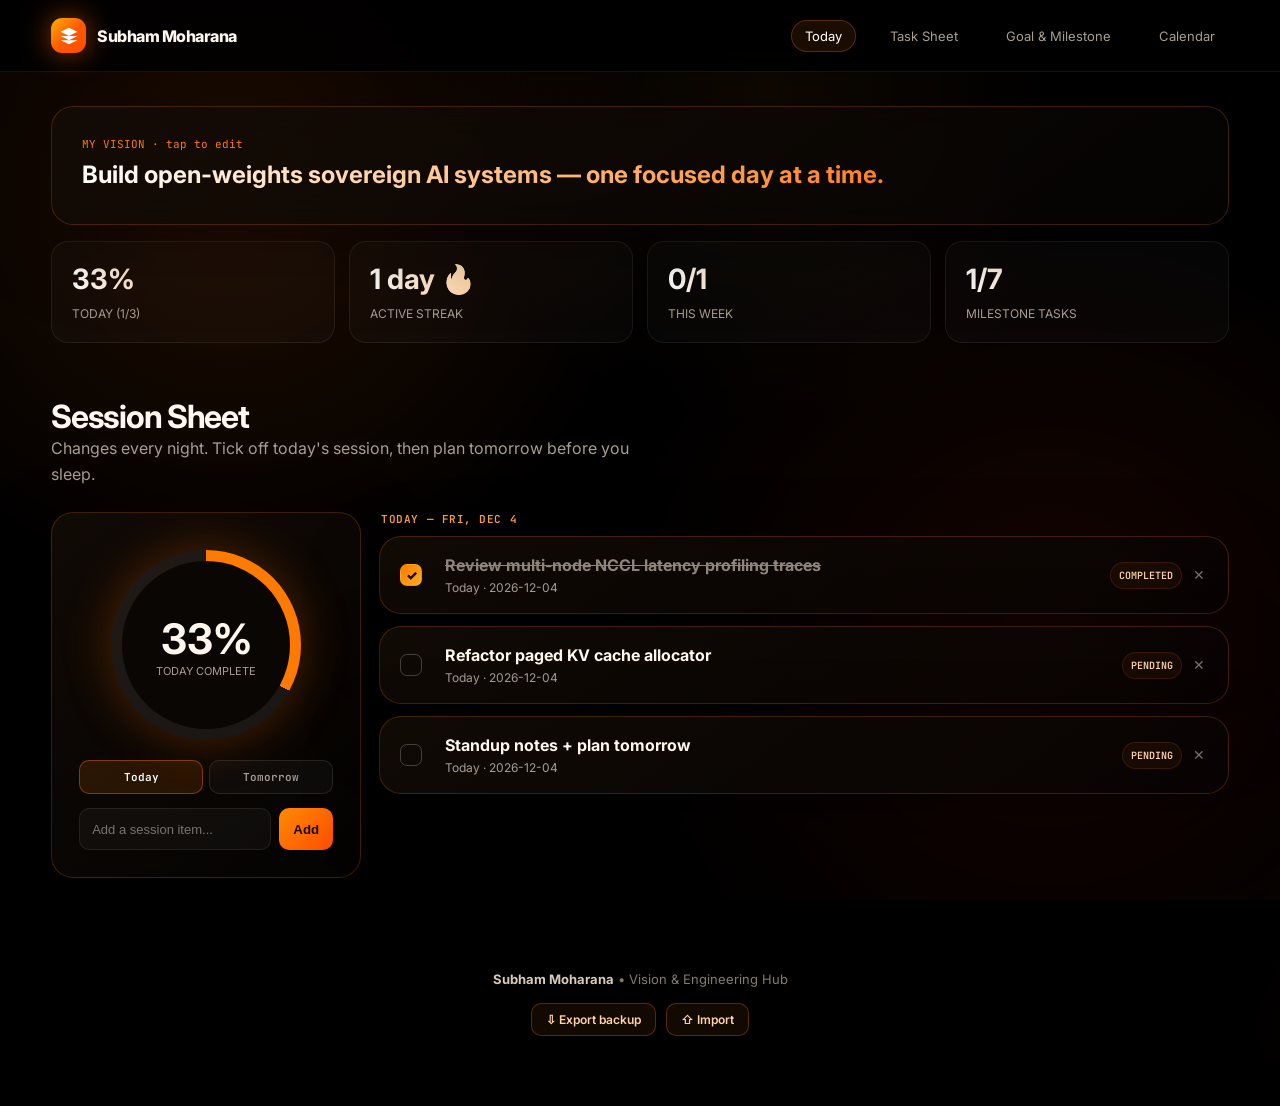
<file: Data/Subjects/2nd year/DMGT/unit5/index.html>
<!DOCTYPE html>
<html lang="en">
<head>
<meta charset="UTF-8">
<meta name="viewport" content="width=device-width, initial-scale=1.0">
<title>Vision | Subham Moharana</title>
<meta name="description" content="Subham Moharana's AI engineering vision, goals, milestones, task sheet and daily success tracker.">
<link rel="preconnect" href="https://fonts.googleapis.com">
<link rel="preconnect" href="https://fonts.gstatic.com" crossorigin>
<link href="https://fonts.googleapis.com/css2?family=Inter:wght@400;500;600;700;800&family=JetBrains+Mono:wght@400;600&display=swap" rel="stylesheet">
<link rel="stylesheet" href="styles.css">
</head>

<body>
<nav>
  <div class="container nav-inner">
    <a class="brand" href="#">
      <span class="brand-mark">
        <svg viewBox="0 0 24 24"><path d="M12 2L2 7l10 5 10-5-10-5zM2 17l10 5 10-5M2 12l10 5 10-5"/></svg>
      </span>
      <span>Subham Moharana</span>
    </a>
    <div class="nav-links">
      <button class="nav-link tab-btn active" data-tab="today" onclick="showTab('today')">Today</button>
      <button class="nav-link tab-btn" data-tab="tasksheet" onclick="showTab('tasksheet')">Task Sheet</button>
      <button class="nav-link tab-btn" data-tab="goal" onclick="showTab('goal')">Goal &amp; Milestone</button>
      <button class="nav-link tab-btn" data-tab="calendar" onclick="showTab('calendar')">Calendar</button>
    </div>
  </div>
</nav>

<div class="page-scroll">
  <div class="container">

    <!-- ================= TAB: TODAY ================= -->
    <div class="tab-panel active" id="tab-today">
      <section class="vhead">
        <div class="glass vision-card">
          <div class="focus-date">MY VISION &middot; tap to edit</div>
          <p class="vision-quote" id="vision-text" contenteditable="true" spellcheck="false" data-default="Build open-weights sovereign AI systems &mdash; one focused day at a time."></p>
        </div>
        <div class="statbar" id="statbar"></div>
      </section>

      <section id="session">
        <div class="section-head">
          <div>
            <h2>Session Sheet</h2>
            <p>Changes every night. Tick off today's session, then plan tomorrow before you sleep.</p>
          </div>
        </div>
        <div class="session-layout">
          <div class="glass score-card">
            <div class="score-ring" id="progress-ring">
              <div class="score-inner">
                <strong id="session-ring-val">0%</strong>
                <span id="session-ring-label">TODAY COMPLETE</span>
              </div>
            </div>
            <div class="seg" id="session-seg">
              <button class="seg-btn active" data-day="today" onclick="setSessionDay('today')">Today</button>
              <button class="seg-btn" data-day="tomorrow" onclick="setSessionDay('tomorrow')">Tomorrow</button>
            </div>
            <div class="tracker-add">
              <input type="text" id="session-input" placeholder="Add a session item..." onkeydown="if(event.key==='Enter')addSession()">
              <button class="add-btn" onclick="addSession()">Add</button>
            </div>
          </div>
          <div>
            <div class="session-head" id="session-head">TODAY</div>
            <div class="milestones" id="session-list"></div>
          </div>
        </div>
      </section>
    </div>

    <!-- ================= TAB: TASK SHEET ================= -->
    <div class="tab-panel" id="tab-tasksheet">
      <section id="tasksheet">
        <div class="section-head">
          <div>
            <h2>Task Sheet</h2>
            <p>Changes every week. Link each task to a milestone and drop it on a day.</p>
          </div>
        </div>
        <div class="glass matrix-card">
          <div class="matrix-input-group">
            <input type="text" id="weekly-input" placeholder="Add a task for the week..." onkeydown="if(event.key==='Enter')addWeekly()">
            <select id="weekly-week" title="Week">
              <option value="This Week" selected>This Week</option>
              <option value="Next Week">Next Week</option>
              <option value="Later">Later</option>
            </select>
            <select id="weekly-milestone" title="Linked milestone"></select>
            <select id="weekly-day" title="Day of week">
              <option value="">&mdash; day &mdash;</option>
              <option>Mon</option><option>Tue</option><option>Wed</option><option>Thu</option><option>Fri</option><option>Sat</option><option>Sun</option>
            </select>
            <button class="matrix-btn" onclick="addWeekly()">+</button>
          </div>
          <div class="matrix-list" id="weekly-list"></div>
          <div class="matrix-progress-box">
            <div class="matrix-progress-label"><span>THIS WEEK COMPLETION</span><span id="weekly-progress-text">0%</span></div>
            <div class="matrix-progress-bar"><div class="matrix-progress-fill" id="weekly-progress-bar" style="width:0%"></div></div>
          </div>
        </div>
      </section>
    </div>

    <!-- ================= TAB: GOAL & MILESTONE ================= -->
    <div class="tab-panel" id="tab-goal">
      <section id="goals">
        <div class="section-head">
          <div>
            <h2>Goals (Months &amp; Years)</h2>
            <p>The long-horizon goals you are aiming at.</p>
          </div>
        </div>
        <div class="glass matrix-card">
          <div class="matrix-input-group">
            <input type="text" id="goals-input" placeholder="Add a multi-month / year goal..." onkeydown="if(event.key==='Enter')addGoal()">
            <select id="goals-tag" title="Horizon">
              <option value="6M">6 Mos</option>
              <option value="1Y">1 Year</option>
              <option value="3Y">3 Years</option>
            </select>
            <button class="matrix-btn" onclick="addGoal()">+</button>
          </div>
          <div class="matrix-list" id="goals-list"></div>
          <div class="matrix-progress-box">
            <div class="matrix-progress-label"><span>GOALS COMPLETED</span><span id="goals-progress-text">0%</span></div>
            <div class="matrix-progress-bar"><div class="matrix-progress-fill" id="goals-progress-bar" style="width:0%"></div></div>
          </div>
        </div>
      </section>

      <section id="milestones">
        <div class="section-head">
          <div>
            <h2>Milestones</h2>
            <p>One milestone per month &mdash; each holds its own tasks. Milestone % = its tasks done.</p>
          </div>
        </div>
        <div class="glass matrix-card">
          <div class="matrix-input-group">
            <input type="text" id="ms-month" placeholder="Month (e.g. Oct)">
            <input type="text" id="ms-text" placeholder="Milestone for that month..." onkeydown="if(event.key==='Enter')addMilestone()">
            <button class="matrix-btn" onclick="addMilestone()">+</button>
          </div>
          <div class="matrix-list" id="milestones-list"></div>
        </div>
      </section>
    </div>

    <!-- ================= TAB: CALENDAR ================= -->
    <div class="tab-panel" id="tab-calendar">
      <section id="calendar">
        <div class="section-head">
          <div>
            <h2>Daily Success Tracker</h2>
            <p>How much of each layer is done &mdash; session sheet, task sheet and milestone tasks.</p>
          </div>
        </div>

        <div class="glass tracker-bars">
          <div class="tbar">
            <div class="matrix-progress-label"><span>SESSION SHEET &middot; TODAY</span><span id="ts-session-text">0%</span></div>
            <div class="matrix-progress-bar"><div class="matrix-progress-fill" id="ts-session-bar" style="width:0%"></div></div>
          </div>
          <div class="tbar">
            <div class="matrix-progress-label"><span>TASK SHEET &middot; THIS WEEK</span><span id="ts-task-text">0%</span></div>
            <div class="matrix-progress-bar"><div class="matrix-progress-fill" id="ts-task-bar" style="width:0%"></div></div>
          </div>
          <div class="tbar">
            <div class="matrix-progress-label"><span>MILESTONES &middot; TASKS DONE</span><span id="ts-ms-text">0%</span></div>
            <div class="matrix-progress-bar"><div class="matrix-progress-fill" id="ts-ms-bar" style="width:0%"></div></div>
          </div>
        </div>

        <div class="focus-layout">
          <div class="glass calendar-card">
            <div class="calendar-toolbar">
              <button class="icon-btn" onclick="prevMonth()">&lsaquo;</button>
              <h3 id="calendar-title">Month Year</h3>
              <button class="icon-btn" onclick="nextMonth()">&rsaquo;</button>
              <button class="icon-btn today-btn" onclick="goToday()">Today</button>
            </div>
            <div class="weekdays">
              <div>SUN</div><div>MON</div><div>TUE</div><div>WED</div><div>THU</div><div>FRI</div><div>SAT</div>
            </div>
            <div class="calendar-grid" id="calendar-days"></div>
          </div>

          <div class="glass focus-card">
            <div class="focus-date" id="selected-date-label">SELECT A DAY</div>
            <h3>Session &mdash; that day</h3>
            <p>What was planned for this date, and how much of it got done.</p>
            <div class="focus-input">
              <input type="text" id="task-input" placeholder="Add session item..." onkeydown="if(event.key==='Enter')addTask()">
              <button class="add-btn" onclick="addTask()">Add</button>
            </div>
            <div class="focus-tasks" id="tasks-container"></div>
          </div>
        </div>
      </section>
    </div>

    <footer>
      <strong>Subham Moharana</strong> &bull; Vision &amp; Engineering Hub
      <div class="foot-actions">
        <button class="btn-ghost" onclick="exportData()">&#8681; Export backup</button>
        <label class="btn-ghost">&#8679; Import<input type="file" accept="application/json" hidden onchange="importData(event)"></label>
      </div>
    </footer>
  </div>
</div>

<script src="script.js"></script>
</body>
</html>
</file>
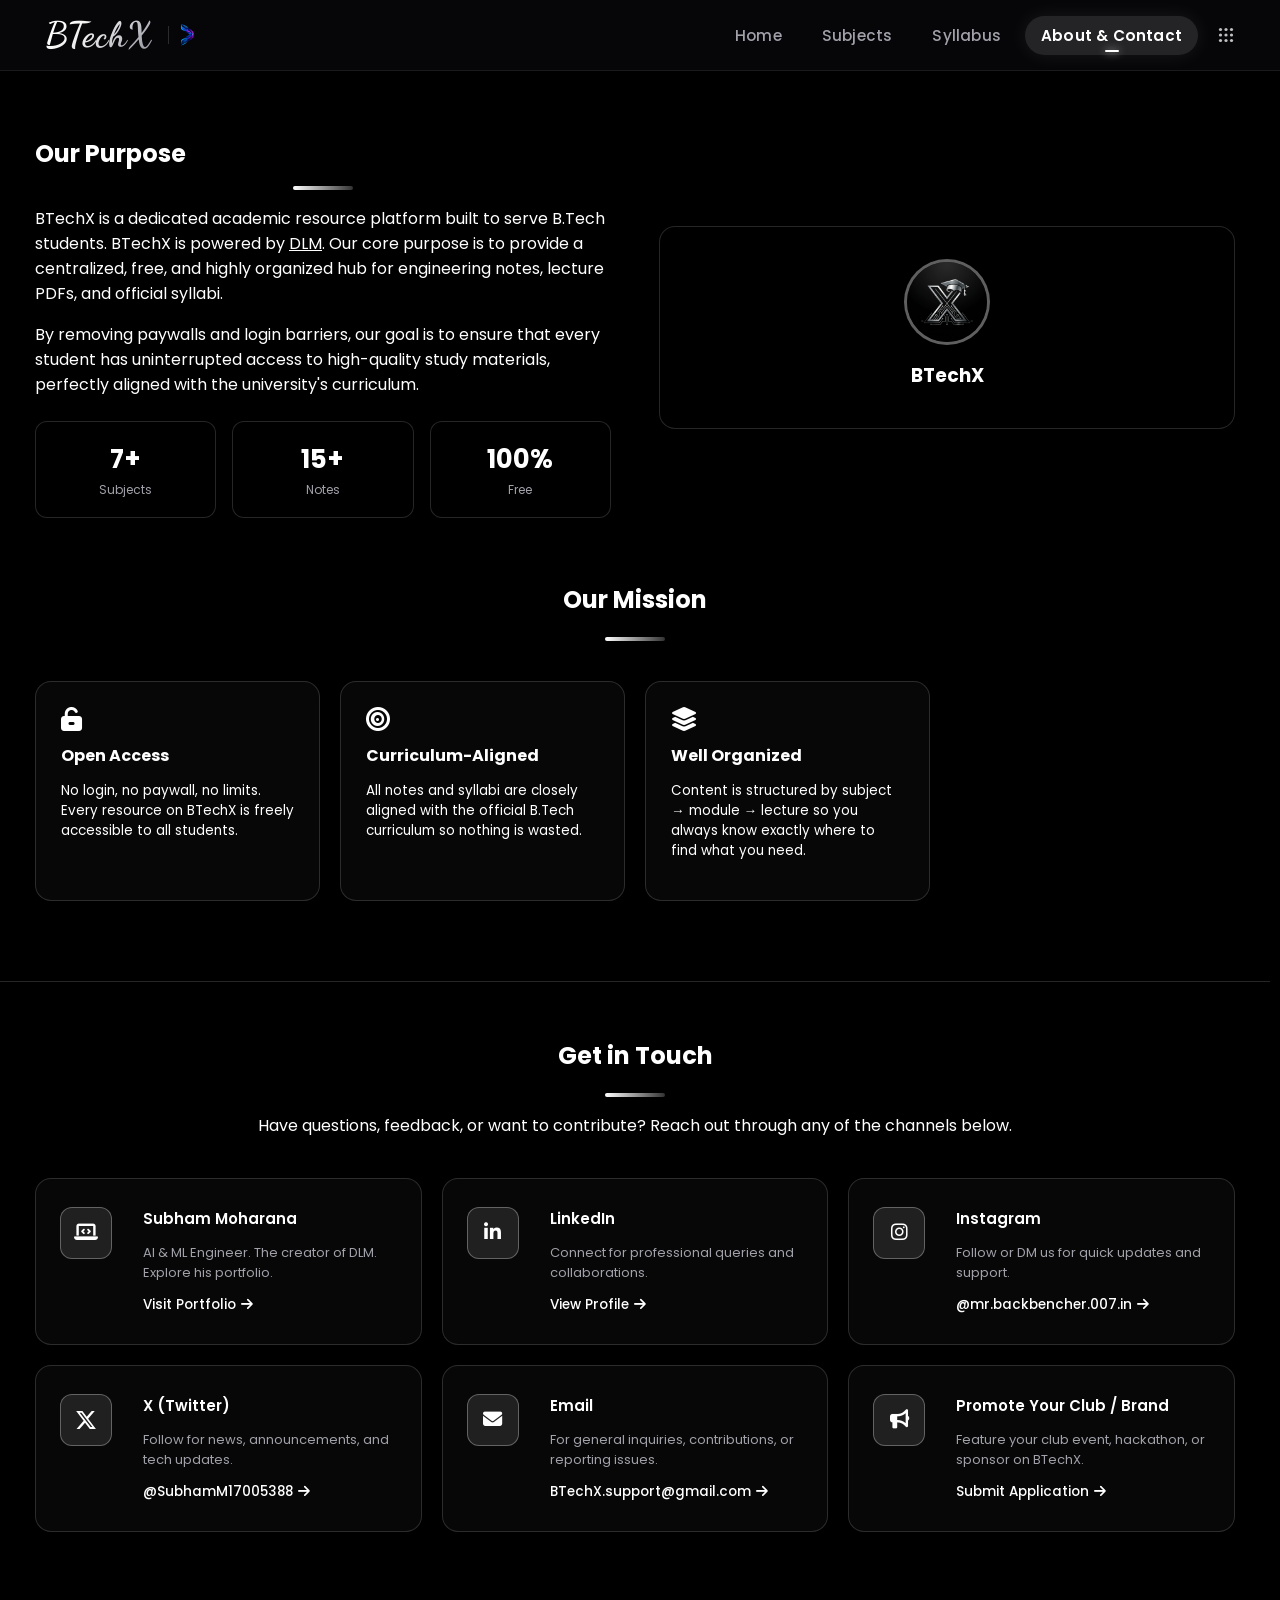
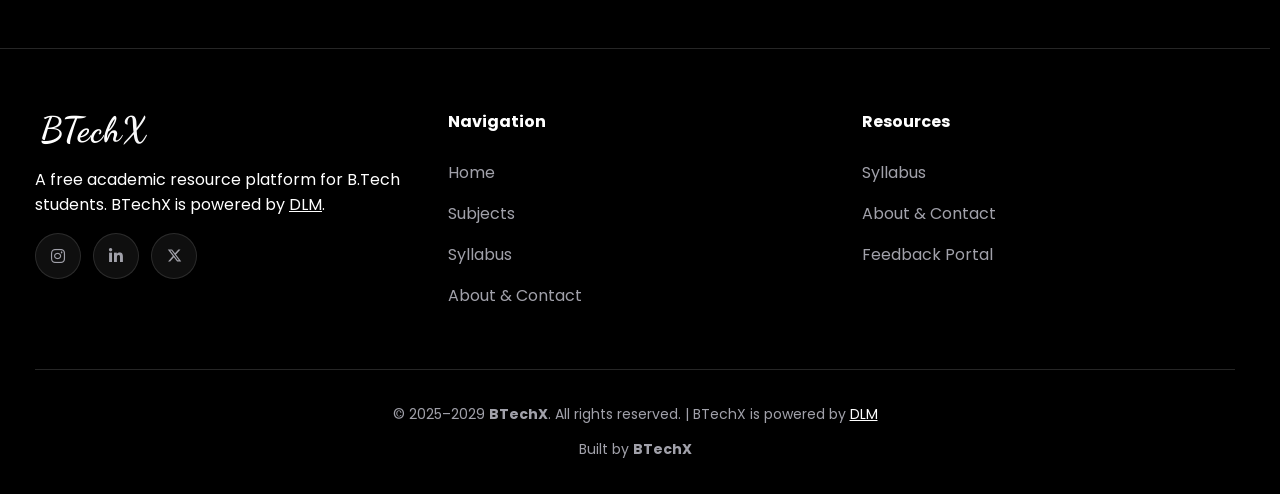
<file: about.html>
<!doctype html>
<html lang="en">
  <head>
    <meta charset="UTF-8" />
    <meta name="viewport" content="width=device-width, initial-scale=1.0" />
    <title>About & Contact - BTechX</title>
    <meta
      name="description"
      content="Learn about BTechX and get in touch — a free engineering notes and study resources platform for BTech students."
    />
    <meta
      name="keywords"
      content="About BTechX, Contact BTechX, BTech, study notes"
    />
    <meta name="author" content="BTechX" />
    <meta property="og:title" content="About & Contact - BTechX" />
    <meta
      property="og:description"
      content="Learn about BTechX and get in touch — a free engineering notes and study resources platform for BTech students."
    />
    <meta
      property="og:image"
      content="https://btechx.infinityfreeapp.com/logo.png"
    />
    <meta
      property="og:url"
      content="https://btechx.infinityfreeapp.com/about.html"
    />
    <link rel="preconnect" href="https://fonts.googleapis.com" />
    <link rel="preconnect" href="https://fonts.gstatic.com" crossorigin />
    <link
      href="https://fonts.googleapis.com/css2?family=Poppins:wght@300;400;500;600;700&display=swap"
      rel="stylesheet"
    />
    <meta http-equiv="Cache-Control" content="no-cache, no-store, must-revalidate" />
    <meta http-equiv="Pragma" content="no-cache" />
    <meta http-equiv="Expires" content="0" />
    <link
      rel="stylesheet"
      href="https://cdnjs.cloudflare.com/ajax/libs/font-awesome/6.4.0/css/all.min.css"
    />
    <link rel="stylesheet" href="styles.css?v=17.1" />
    <style>
      .about-section {
        padding: 56px 0;
        position: relative;
        overflow: hidden;
      }

      .about-intro {
        display: grid;
        grid-template-columns: 1fr 1fr;
        gap: 48px;
        align-items: center;
        margin-bottom: 64px;
      }

      .about-intro-text h2 {
        margin-bottom: 10px;
      }

      .about-intro-text p {
        margin-bottom: 14px;
      }

      .about-stat-row {
        display: grid;
        grid-template-columns: repeat(3, 1fr);
        gap: 16px;
        margin-top: 24px;
      }

      .about-stat {
        background: var(--bg-alt);
        border: 1.5px solid var(--border);
        border-radius: var(--radius-lg);
        padding: 18px;
        text-align: center;
      }

      .about-stat .num {
        font-size: 1.6rem;
        font-weight: 700;
        color: var(--primary);
      }

      .about-stat .lbl {
        font-size: 12px;
        color: var(--text-muted);
        margin-top: 2px;
      }

      .about-image-col {
        background: var(--bg-alt);
        border: 1.5px solid var(--border);
        border-radius: var(--radius-xl);
        padding: 32px;
        text-align: center;
        position: relative;
        z-index: 1;
      }


      .about-image-col .big-icon {
        width: 80px;
        height: 80px;
        background: var(--primary-light);
        border-radius: 50%;
        display: flex;
        align-items: center;
        justify-content: center;
        font-size: 2rem;
        color: var(--primary);
        margin: 0 auto 16px;
        border: 3px solid var(--primary-muted);
      }

      .about-image-col h3 {
        margin-bottom: 6px;
      }

      .about-image-col p {
        font-size: 13.5px;
      }

      /* ── CONTACT SECTION ── */
      .contact-section {
        padding: 56px 0;
        background: var(--bg-alt);
        border-top: 1.5px solid var(--border);
      }

      .contact-cards {
        display: grid;
        grid-template-columns: repeat(auto-fill, minmax(300px, 1fr));
        gap: 20px;
      }

      .contact-card {
        background: var(--bg);
        border: 1.5px solid var(--border);
        border-radius: var(--radius-xl);
        padding: 28px 24px;
        display: flex;
        align-items: flex-start;
        gap: 16px;
        transition: var(--transition);
        text-decoration: none;
        color: inherit;
      }

      .contact-card:hover {
        border-color: var(--primary-muted);
        box-shadow: var(--shadow-md);
        transform: translateY(-3px);
      }

      .contact-card-icon {
        width: 50px;
        height: 50px;
        background: var(--primary-light);
        border-radius: var(--radius-lg);
        display: flex;
        align-items: center;
        justify-content: center;
        font-size: 1.2rem;
        color: var(--primary);
        flex-shrink: 0;
        border: 1.5px solid var(--primary-muted);
        transition: var(--transition);
      }

      .contact-card:hover .contact-card-icon {
        background: var(--primary);
        color: #fff;
        border-color: var(--primary);
      }

      .contact-card-text h4 {
        font-size: 15px;
        font-weight: 600;
        margin-bottom: 4px;
        color: var(--text);
      }

      .contact-card-text p {
        font-size: 13px;
        color: var(--text-muted);
        margin-bottom: 8px;
      }

      .contact-card-text .link {
        font-size: 13.5px;
        color: var(--primary);
        font-weight: 500;
        display: inline-flex;
        align-items: center;
        gap: 5px;
      }

      @media (max-width: 900px) and (min-width: 769px) {
        .about-intro {
          grid-template-columns: 1fr;
          gap: 32px;
        }
      }

      /* Mobile UI optimizations */
      @media (max-width: 768px) {
        .about-section {
          padding: 32px 0 24px;
        }
        .about-intro {
          display: flex;
          flex-direction: column;
          gap: 16px;
          margin-bottom: 0;
        }
        /* Logo placed at the very top - photo only */
        .about-image-col {
          order: -1;
          background: transparent;
          border: none;
          box-shadow: none;
          padding: 0;
          margin: 0 0 8px 0;
        }
        .about-image-col .big-icon {
          width: 90px;
          height: 90px;
          margin: 0 auto;
          box-shadow: 0 8px 24px rgba(0, 0, 0, 0.45);
        }
        .about-image-col h3 {
          display: none;
        }
        /* Hide stats row (7+ Subjects, 15+ Notes, 100% Free) on mobile */
        .about-stat-row {
          display: none !important;
        }
        /* Hide Our Mission section on mobile */
        .about-mission-section {
          display: none !important;
        }
      }

      @media (max-width: 480px) {
        .about-stat-row {
          grid-template-columns: 1fr;
          gap: 12px;
        }
        .contact-card {
          padding: 20px 16px;
        }
      }
    </style>
    <link
      rel="canonical"
      href="https://btechx.infinityfreeapp.com/about.html"
    />
    <link rel="icon" type="image/png" href="logo.png?v=7" />
  </head>

  <body>
    
    <!-- Global Shared SVG Defs (Ensures gradients always render on Desktop & Mobile without duplicate ID collisions) -->
    <svg width="0" height="0" style="position: absolute; width: 0; height: 0; overflow: hidden; pointer-events: none;" aria-hidden="true">
      <defs>
        <linearGradient id="neonGradientNav" x1="120" y1="30" x2="955" y2="520" gradientUnits="userSpaceOnUse">
          <stop offset="0%" stop-color="#00f2fe" />
          <stop offset="35%" stop-color="#2563eb" />
          <stop offset="72%" stop-color="#d946ef" />
          <stop offset="100%" stop-color="#ec4899" />
        </linearGradient>
        <linearGradient id="coreGradientNav" x1="120" y1="30" x2="955" y2="520" gradientUnits="userSpaceOnUse">
          <stop offset="0%" stop-color="#ffffff" />
          <stop offset="50%" stop-color="#d8e2ff" />
          <stop offset="100%" stop-color="#ffd6f9" />
        </linearGradient>
      </defs>
    </svg>

    <nav class="navbar">
      <div class="container navbar-inner">
        <div class="navbar-brand">
          <button class="apps-launcher-btn mobile-apps-btn" id="mobileAppsLauncherBtn" type="button" title="Apps" aria-label="Apps">
            <span class="apps-icon-stack">
              <svg class="apps-matrix-icon" width="16" height="16" viewBox="0 0 16 16" fill="currentColor" aria-hidden="true">
                <circle cx="2.5" cy="2.5" r="1.6"></circle>
                <circle cx="8" cy="2.5" r="1.6"></circle>
                <circle cx="13.5" cy="2.5" r="1.6"></circle>
                <circle cx="2.5" cy="8" r="1.6"></circle>
                <circle cx="8" cy="8" r="1.6"></circle>
                <circle cx="13.5" cy="8" r="1.6"></circle>
                <circle cx="2.5" cy="13.5" r="1.6"></circle>
                <circle cx="8" cy="13.5" r="1.6"></circle>
                <circle cx="13.5" cy="13.5" r="1.6"></circle>
              </svg>
              <svg class="apps-neon-icon" width="16" height="16" viewBox="7 -35 1060 1060" fill="none" aria-hidden="true">
                <path d="M 124 35 L 124 195 C 124 275, 165 305, 255 335 C 420 390, 560 442, 692 484 C 560 526, 420 582, 255 645 C 165 680, 124 715, 122 800 L 122 955 C 330 890, 535 765, 622 685 C 785 595, 895 520, 916 499 L 952 484 L 916 469 C 895 440, 785 350, 622 252 C 535 190, 330 95, 124 35 Z" stroke="url(#neonGradientNav)" stroke-width="70" stroke-opacity="0.25" stroke-linejoin="round" />
                <path class="neon-laser-path" pathLength="1000" d="M 124 35 L 124 195 C 124 275, 165 305, 255 335 C 420 390, 560 442, 692 484 C 560 526, 420 582, 255 645 C 165 680, 124 715, 122 800 L 122 955 C 330 890, 535 765, 622 685 C 785 595, 895 520, 916 499 L 952 484 L 916 469 C 895 440, 785 350, 622 252 C 535 190, 330 95, 124 35 Z" stroke="url(#neonGradientNav)" stroke-width="120" stroke-linecap="round" stroke-linejoin="round" />
                <path class="neon-core-path" pathLength="1000" d="M 124 35 L 124 195 C 124 275, 165 305, 255 335 C 420 390, 560 442, 692 484 C 560 526, 420 582, 255 645 C 165 680, 124 715, 122 800 L 122 955 C 330 890, 535 765, 622 685 C 785 595, 895 520, 916 499 L 952 484 L 916 469 C 895 440, 785 350, 622 252 C 535 190, 330 95, 124 35 Z" stroke="url(#coreGradientNav)" stroke-width="50" stroke-linecap="round" stroke-linejoin="round" />
              </svg>
            </span>
          </button>
          <a href="index.html" style="text-decoration: none; display: flex; align-items: center;">
            <span class="logo-text">BTechX</span>
          </a>
          <span style="height: 18px; width: 1px; background: rgba(255, 255, 255, 0.15); margin: 0 10px; align-self: center;"></span>
          <a href="https://itsme-gilt.vercel.app" target="_blank" title="BTechX is powered by DLM" style="display: flex; align-items: center;">
            <img src="images/dlm.png" alt="DLM Logo" style="height: 24px; width: auto; opacity: 0.9; align-self: center; display: block;" />
          </a>
        </div>
        <div class="navbar-links">
          <a href="index.html">Home</a>
          <a href="index.html#subjects">Subjects</a>
          <a href="syllabus.html">Syllabus</a>
          <a href="about.html" class="active">About & Contact</a>
          <div class="apps-launcher-wrapper" id="appsLauncherWrapper">
            <button class="apps-launcher-btn" id="appsLauncherBtn" type="button" title="Apps" aria-label="Apps" aria-expanded="false">
            <span class="apps-icon-stack">
              <svg class="apps-matrix-icon" width="16" height="16" viewBox="0 0 16 16" fill="currentColor" aria-hidden="true">
                <circle cx="2.5" cy="2.5" r="1.6"></circle>
                <circle cx="8" cy="2.5" r="1.6"></circle>
                <circle cx="13.5" cy="2.5" r="1.6"></circle>
                <circle cx="2.5" cy="8" r="1.6"></circle>
                <circle cx="8" cy="8" r="1.6"></circle>
                <circle cx="13.5" cy="8" r="1.6"></circle>
                <circle cx="2.5" cy="13.5" r="1.6"></circle>
                <circle cx="8" cy="13.5" r="1.6"></circle>
                <circle cx="13.5" cy="13.5" r="1.6"></circle>
              </svg>
              <svg class="apps-neon-icon" width="16" height="16" viewBox="7 -35 1060 1060" fill="none" aria-hidden="true">
                <path d="M 124 35 L 124 195 C 124 275, 165 305, 255 335 C 420 390, 560 442, 692 484 C 560 526, 420 582, 255 645 C 165 680, 124 715, 122 800 L 122 955 C 330 890, 535 765, 622 685 C 785 595, 895 520, 916 499 L 952 484 L 916 469 C 895 440, 785 350, 622 252 C 535 190, 330 95, 124 35 Z" stroke="url(#neonGradientNav)" stroke-width="70" stroke-opacity="0.25" stroke-linejoin="round" />
                <path class="neon-laser-path" pathLength="1000" d="M 124 35 L 124 195 C 124 275, 165 305, 255 335 C 420 390, 560 442, 692 484 C 560 526, 420 582, 255 645 C 165 680, 124 715, 122 800 L 122 955 C 330 890, 535 765, 622 685 C 785 595, 895 520, 916 499 L 952 484 L 916 469 C 895 440, 785 350, 622 252 C 535 190, 330 95, 124 35 Z" stroke="url(#neonGradientNav)" stroke-width="120" stroke-linecap="round" stroke-linejoin="round" />
                <path class="neon-core-path" pathLength="1000" d="M 124 35 L 124 195 C 124 275, 165 305, 255 335 C 420 390, 560 442, 692 484 C 560 526, 420 582, 255 645 C 165 680, 124 715, 122 800 L 122 955 C 330 890, 535 765, 622 685 C 785 595, 895 520, 916 499 L 952 484 L 916 469 C 895 440, 785 350, 622 252 C 535 190, 330 95, 124 35 Z" stroke="url(#coreGradientNav)" stroke-width="50" stroke-linecap="round" stroke-linejoin="round" />
              </svg>
            </span>
            </button>
            <div class="apps-launcher-popover" id="appsLauncherPopover" role="dialog" aria-label="DLM Apps Launcher">
              <div class="alp-header">
                <span class="alp-header-title">Apps</span>
              </div>
              <div class="alp-grid">
                <a href="https://angkor-ai-dlm.vercel.app/" target="_blank" rel="noopener noreferrer" class="alp-item" title="Angkor AI">
                  <div class="alp-item-icon">
                    <img src="images/angkor.png" alt="Angkor AI" onerror="this.onerror=null;this.src='https://angkor-ai-dlm.vercel.app/favicon.ico';" />
                  </div>
                  <span class="alp-item-name">Angkor AI</span>
                </a>
                <a href="https://meta-cleaner-dlm.vercel.app/" target="_blank" rel="noopener noreferrer" class="alp-item" title="MetaCleaner">
                  <div class="alp-item-icon">
                    <img src="images/metacleaner.png" alt="MetaCleaner" onerror="this.onerror=null;this.src='https://meta-cleaner-dlm.vercel.app/favicon.ico';" />
                  </div>
                  <span class="alp-item-name">MetaCleaner</span>
                </a>
                <a href="https://k6dlm.vercel.app/" target="_blank" rel="noopener noreferrer" class="alp-item" title="K6 Engine — NIFTY 50 Directional Intelligence">
                  <div class="alp-item-icon">
                    <img src="images/k6.png" alt="K6 Engine" onerror="this.onerror=null;this.src='https://k6dlm.vercel.app/favicon.ico';" />
                  </div>
                  <span class="alp-item-name">K6 Engine</span>
                </a>
                <a href="index.html" class="alp-item" title="BTechX">
                  <div class="alp-item-icon">
                    <img src="logo.png" alt="BTechX Logo" onerror="this.onerror=null;this.src='images/btechx.png';this.onerror=function(){this.src='https://raw.githubusercontent.com/py-C0der/yourclg/main/logo.png';};" style="
                      width: 100%;
                      height: 100%;
                      object-fit: cover;
                      border-radius: 50%;
                    ">
                  </div>
                  <span class="alp-item-name">BTechX</span>
                </a>
              </div>
              <div class="alp-storage-track" id="appsStorageTrack" title="Browser Storage">
                <div class="alp-storage-fill" id="appsStorageFill" style="width: 100%;"></div>
              </div>
            </div>
          </div>
        </div>
        <button class="nav-toggle" id="navToggle" aria-label="Toggle menu">
          <span></span><span></span><span></span>
        </button>
      </div>
    </nav>
    <div class="mobile-menu" id="mobileMenu">
      <div class="mobile-menu-panel">
        <div class="sidebar-header" style="display: flex; align-items: center;">
          <a href="index.html" style="text-decoration: none; display: flex; align-items: center;">
            <span class="logo-text">BTechX</span>
          </a>
          <span style="height: 18px; width: 1px; background: rgba(255, 255, 255, 0.15); margin: 0 8px; align-self: center;"></span>
          <a href="https://itsme-gilt.vercel.app" target="_blank" title="BTechX is powered by DLM" style="display: flex; align-items: center;">
            <img src="images/dlm.png" alt="DLM Logo" style="height: 22px; width: auto; opacity: 0.9; align-self: center; display: block;" />
          </a>
          <button class="close-btn" id="closeMenu">&times;</button>
        </div>
        <a href="index.html">Home</a>
        <a href="index.html#subjects">Subjects</a>
        <a href="syllabus.html">Syllabus</a>
        <a href="about.html" class="active">About & Contact</a>
      </div>
    </div>


    <!-- ═══ ABOUT SECTION ═══ -->
    <section class="about-section">
      <div class="container">
        <!-- Intro -->
        <div class="about-intro">
          <div class="about-intro-text">
            <h2>Our Purpose</h2>
            <div class="section-divider"></div>
            <p>
              BTechX is a dedicated academic resource platform built to
              serve B.Tech students. BTechX is powered by <a href="https://itsme-gilt.vercel.app" target="_blank" style="color: #ffffff; text-decoration: underline;">DLM</a>. Our core purpose is to provide a
              centralized, free, and highly organized hub for engineering notes,
              lecture PDFs, and official syllabi.
            </p>
            <p>
              By removing paywalls and login barriers, our goal is to ensure
              that every student has uninterrupted access to high-quality study
              materials, perfectly aligned with the university's curriculum.
            </p>
            <div class="about-stat-row">
              <div class="about-stat">
                <div class="num">7+</div>
                <div class="lbl">Subjects</div>
              </div>
              <div class="about-stat">
                <div class="num">15+</div>
                <div class="lbl">Notes</div>
              </div>
              <div class="about-stat">
                <div class="num">100%</div>
                <div class="lbl">Free</div>
              </div>
            </div>
          </div>
          <div class="about-image-col">
            <div class="big-icon">
              <img src="images/btechx.png"
                alt="BTechX Logo"
                style="
                  width: 100%;
                  height: 100%;
                  object-fit: cover;
                  border-radius: 50%;
                "
              />
            </div>
            <h3>BTechX</h3>
          </div>
        </div>

        <!-- Mission -->
        <div class="about-mission-section">
          <div class="section-header" style="margin-top: 16px">
            <h2>Our Mission</h2>
            <div class="section-divider"></div>
          </div>
          <div
            style="
              display: grid;
              grid-template-columns: repeat(auto-fill, minmax(260px, 1fr));
              gap: 20px;
              margin-bottom: 24px;
            "
          >
            <div class="card">
              <i
                class="fas fa-unlock-alt"
                style="
                  color: var(--primary);
                  font-size: 1.5rem;
                  margin-bottom: 12px;
                "
              ></i>
              <h4 style="margin-bottom: 8px">Open Access</h4>
              <p style="font-size: 13.5px">
                No login, no paywall, no limits. Every resource on BTechX is
                freely accessible to all students.
              </p>
            </div>
            <div class="card">
              <i
                class="fas fa-bullseye"
                style="
                  color: var(--primary);
                  font-size: 1.5rem;
                  margin-bottom: 12px;
                "
              ></i>
              <h4 style="margin-bottom: 8px">Curriculum-Aligned</h4>
              <p style="font-size: 13.5px">
                All notes and syllabi are closely aligned with the official B.Tech
                curriculum so nothing is wasted.
              </p>
            </div>
            <div class="card">
              <i
                class="fas fa-layer-group"
                style="
                  color: var(--primary);
                  font-size: 1.5rem;
                  margin-bottom: 12px;
                "
              ></i>
              <h4 style="margin-bottom: 8px">Well Organized</h4>
              <p style="font-size: 13.5px">
                Content is structured by subject → module → lecture so you always
                know exactly where to find what you need.
              </p>
            </div>
          </div>
        </div>
      </div>
    </section>

    <!-- ═══ CONTACT SECTION ═══ -->
    <section class="contact-section" id="contact">
      <div class="container">
        <div class="section-header">
          <h2>Get in Touch</h2>
          <div class="section-divider"></div>
          <p>
            Have questions, feedback, or want to contribute? Reach out through
            any of the channels below.
          </p>
        </div>

        <div class="contact-cards">
          <!-- Developer Portfolio Card -->
          <a
            href="https://itsme-gilt.vercel.app"
            target="_blank"
            class="contact-card"
          >
            <div class="contact-card-icon">
              <i class="fas fa-laptop-code"></i>
            </div>
            <div class="contact-card-text">
              <h4>Subham Moharana</h4>
              <p>AI & ML Engineer. The creator of DLM. Explore his portfolio.</p>
              <span class="link"
                >Visit Portfolio <i class="fas fa-arrow-right"></i></span>
            </div>
          </a>

          <a
            href="https://www.linkedin.com/in/subhammoharana2007/?locale=en-US"
            target="_blank"
            class="contact-card"
          >
            <div class="contact-card-icon">
              <i class="fab fa-linkedin-in"></i>
            </div>
            <div class="contact-card-text">
              <h4>LinkedIn</h4>
              <p>Connect for professional queries and collaborations.</p>
              <span class="link"
                >View Profile <i class="fas fa-arrow-right"></i
              ></span>
            </div>
          </a>

          <a
            href="https://www.instagram.com/mr.backbencher.007.in"
            target="_blank"
            class="contact-card"
          >
            <div class="contact-card-icon">
              <i class="fab fa-instagram"></i>
            </div>
            <div class="contact-card-text">
              <h4>Instagram</h4>
              <p>Follow or DM us for quick updates and support.</p>
              <span class="link"
                >@mr.backbencher.007.in <i class="fas fa-arrow-right"></i
              ></span>
            </div>
          </a>

          <a
            href="https://x.com/SubhamM17005388"
            target="_blank"
            class="contact-card"
          >
            <div class="contact-card-icon">
              <svg width="22" height="22" viewBox="0 0 24 24" fill="currentColor"><path d="M18.244 2.25h3.308l-7.227 8.26 8.502 11.24H16.17l-5.214-6.817L4.99 21.75H1.68l7.73-8.835L1.254 2.25H8.08l4.713 6.231zm-1.161 17.52h1.833L7.084 4.126H5.117z"/></svg>
            </div>
            <div class="contact-card-text">
              <h4>X (Twitter)</h4>
              <p>Follow for news, announcements, and tech updates.</p>
              <span class="link"
                >@SubhamM17005388 <i class="fas fa-arrow-right"></i
              ></span>
            </div>
          </a>

          <a href="https://mail.google.com/mail/?view=cm&fs=1&to=btechx.support@gmail.com" target="_blank" class="contact-card">
            <div class="contact-card-icon"><i class="fas fa-envelope"></i></div>
            <div class="contact-card-text">
              <h4>Email</h4>
              <p>For general inquiries, contributions, or reporting issues.</p>
              <span class="link"
                >BTechX.support@gmail.com <i class="fas fa-arrow-right"></i
              ></span>
            </div>
          </a>

          <a href="https://forms.gle/pvgVtyxvrTV5TZuZ6" target="_blank" class="contact-card">
            <div class="contact-card-icon"><i class="fas fa-bullhorn"></i></div>
            <div class="contact-card-text">
              <h4>Promote Your Club / Brand</h4>
              <p>Feature your club event, hackathon, or sponsor on BTechX.</p>
              <span class="link"
                >Submit Application <i class="fas fa-arrow-right"></i
              ></span>
            </div>
          </a>
        </div>
      </div>
    </section>

    <footer class="site-footer">
      <div class="container">
        <div class="footer-grid">
          <div class="footer-brand">
            <div class="logo-text">BTechX</div>
            <p>A free academic resource platform for B.Tech students. BTechX is powered by <a href="https://itsme-gilt.vercel.app" target="_blank" style="color: #ffffff; text-decoration: underline;">DLM</a>.</p>
            <div class="footer-social">
              <a
                href="https://www.instagram.com/mr.backbencher.007.in"
                target="_blank"
                title="Instagram"
                ><i class="fab fa-instagram"></i
              ></a>
              <a
                href="https://www.linkedin.com/in/subhammoharana2007/?locale=en-US"
                target="_blank"
                title="LinkedIn"
                ><i class="fab fa-linkedin-in"></i
              ></a>
              <a
                href="https://x.com/SubhamM17005388"
                target="_blank"
                title="X (Twitter)"
                ><svg width="15" height="15" viewBox="0 0 24 24" fill="currentColor"><path d="M18.244 2.25h3.308l-7.227 8.26 8.502 11.24H16.17l-5.214-6.817L4.99 21.75H1.68l7.73-8.835L1.254 2.25H8.08l4.713 6.231zm-1.161 17.52h1.833L7.084 4.126H5.117z"/></svg></a
              >
            </div>
          </div>
          <div class="footer-col">
            <h4>Navigation</h4>
            <ul>
              <li><a href="index.html">Home</a></li>
              <li><a href="index.html#subjects">Subjects</a></li>
              <li><a href="syllabus.html">Syllabus</a></li>
              <li><a href="about.html">About & Contact</a></li>
            </ul>
          </div>
          <div class="footer-col">
            <h4>Resources</h4>
            <ul>
              <li><a href="syllabus.html">Syllabus</a></li>
              <li><a href="about.html">About & Contact</a></li>
              <li>
                <a href="https://itsme-gilt.vercel.app/contact" target="_blank"
                  >Feedback Portal</a
                >
              </li>
            </ul>
          </div>
        </div>
        <div class="footer-bottom">
          <p>
            &copy; 2025&ndash;2029 <strong>BTechX</strong>. All rights
            reserved. | BTechX is powered by <a href="https://itsme-gilt.vercel.app" target="_blank" style="color: #ffffff; text-decoration: underline;">DLM</a>
          </p>
          <p>Built by <strong>BTechX</strong></p>
        </div>
      </div>
    </footer>
    <button class="back-to-top" id="backToTop" title="Back to top">
      <i class="fas fa-chevron-up"></i>
    </button>
    <script src="assets/js/nav.js?v=17.1"></script>
  <script src="assets/js/pdf-modal.js?v=15.7"></script>
  <script src="assets/js/version-check.js?v=16.7"></script>
</body>
</html>
</file>
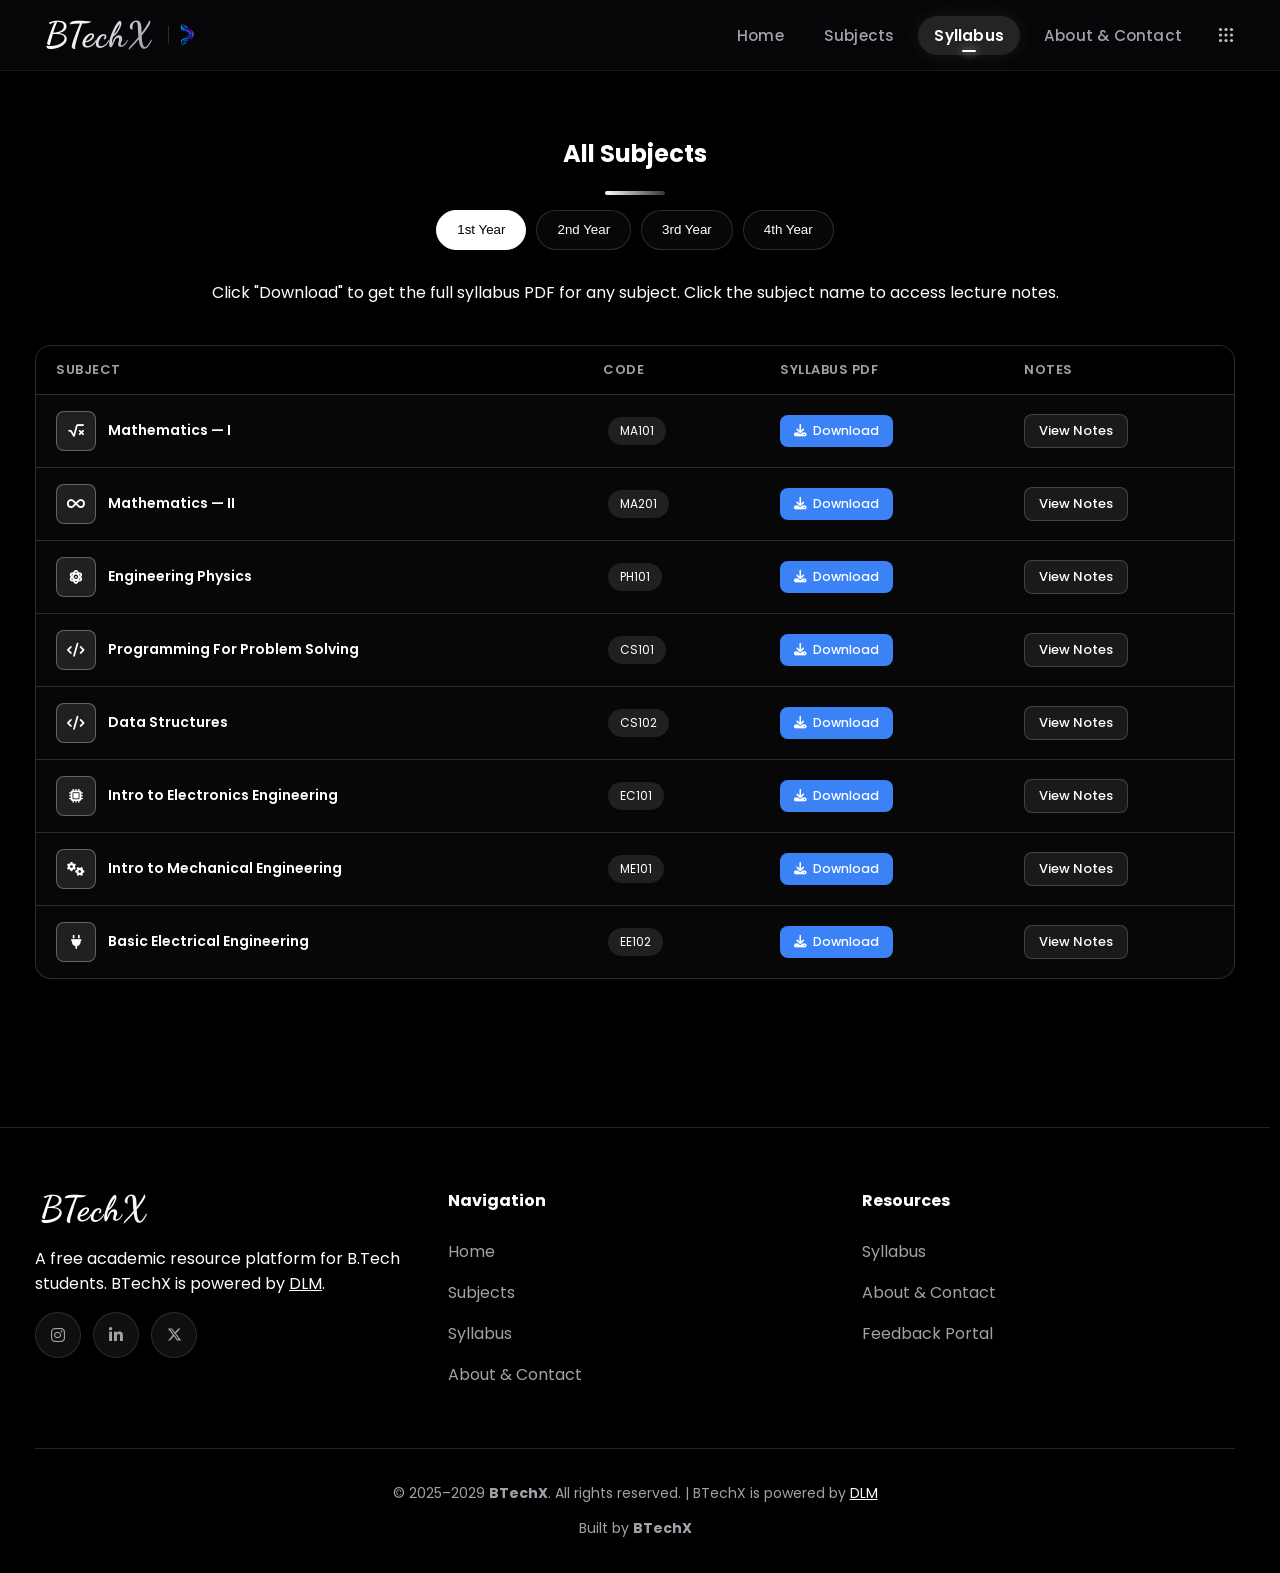
<file: syllabus.html>
<!DOCTYPE html>
<html lang="en">

<head>
  <meta charset="UTF-8">
  <meta name="viewport" content="width=device-width, initial-scale=1.0">
  <title>BTech Syllabus - BTechX</title>
  <meta name="description" content="Subject-wise syllabus for BTech engineering curriculum.">
  <meta name="keywords" content="BTech syllabus, BTech curriculum, BTechX">
  <meta name="author" content="BTechX">
  <meta property="og:title" content="BTech Syllabus - BTechX">
  <meta property="og:description" content="Subject-wise syllabus for BTech engineering curriculum.">
  <meta property="og:image" content="https://btechx.infinityfreeapp.com/logo.png">
  <meta property="og:url" content="https://btechx.infinityfreeapp.com/syllabus.html">
  <meta http-equiv="Cache-Control" content="no-cache, no-store, must-revalidate">
  <meta http-equiv="Pragma" content="no-cache">
  <meta http-equiv="Expires" content="0">
  <link rel="preconnect" href="https://fonts.googleapis.com">
  <link rel="preconnect" href="https://fonts.gstatic.com" crossorigin>
  <link href="https://fonts.googleapis.com/css2?family=Poppins:wght@300;400;500;600;700&display=swap" rel="stylesheet">
  <link rel="stylesheet" href="https://cdnjs.cloudflare.com/ajax/libs/font-awesome/6.4.0/css/all.min.css">
  <link rel="stylesheet" href="styles.css?v=17.1">
  <style>
   .syllabus-section {
      padding: 56px 0;
    }

   .syl-table-wrap {
      background: var(--bg);
      border: 1.5px solid var(--border);
      border-radius: var(--radius-xl);
      overflow-x: auto;
      -webkit-overflow-scrolling: touch;
      margin-bottom: 32px;
    }

   .syl-table {
      width: 100%;
      border-collapse: collapse;
    }

   .syl-table thead {
      background: var(--bg-alt);
    }

   .syl-table th {
      padding: 14px 20px;
      text-align: left;
      font-size: 13px;
      font-weight: 600;
      color: var(--text-muted);
      text-transform: uppercase;
      letter-spacing: 0.5px;
      border-bottom: 1.5px solid var(--border);
    }

   .syl-table td {
      padding: 16px 20px;
      border-bottom: 1px solid var(--border);
      vertical-align: middle;
    }

   .syl-table tr:last-child td {
      border-bottom: none;
    }

   .syl-table tr:hover td {
      background: var(--bg-alt);
    }

   .syl-name {
      display: flex;
      align-items: center;
      gap: 12px;
    }

   .syl-icon {
      width: 38px;
      height: 38px;
      background: var(--primary-light);
      border-radius: var(--radius);
      display: flex;
      align-items: center;
      justify-content: center;
      color: var(--primary);
      font-size: 14px;
      border: 1.5px solid var(--primary-muted);
      flex-shrink: 0;
    }

   .syl-subject-name {
      font-weight: 600;
      font-size: 14px;
      color: var(--text);
    }

   .syl-subject-code {
      font-size: 12px;
      color: var(--text-muted);
      margin-top: 1px;
    }

   .syl-link {
      display: inline-flex;
      align-items: center;
      gap: 6px;
      padding: 7px 14px;
      background: #3b82f6;
      color: #fff;
      border-radius: var(--radius);
      font-size: 12.5px;
      font-weight: 500;
      transition: var(--transition);
    }

   .syl-link:hover {
      background: #2563eb;
      transform: translateY(-1px);
    }

   .syl-link.unavailable {
      background: var(--bg-alt);
      color: var(--text-muted);
      border: 1.5px solid var(--border);
      pointer-events: none;
    }

   .btn-ghost {
      display: inline-flex;
      align-items: center;
      justify-content: center;
      gap: 6px;
      padding: 7px 14px;
      background: rgba(255, 255, 255, 0.08);
      border: 1px solid rgba(255, 255, 255, 0.18);
      border-radius: var(--radius);
      color: #ffffff !important;
      font-size: 12.5px;
      font-weight: 500;
      transition: var(--transition);
      text-decoration: none;
    }

   .btn-ghost:hover {
      background: rgba(255, 255, 255, 0.18);
      border-color: rgba(255, 255, 255, 0.35);
      transform: translateY(-1px);
    }

    @media(max-width:680px) {
     .syl-table {
        display: block;
        overflow-x: auto;
      }

     .syl-table thead {
        display: none;
      }

     .syl-table tr {
        display: block;
        border-bottom: 1.5px solid var(--border);
        padding: 16px;
      }

     .syl-table td {
        display: flex;
        align-items: center;
        justify-content: space-between;
        border: none;
        padding: 6px 0;
        font-size: 13px;
      }

     .syl-name {
        flex-direction: column;
        align-items: flex-start;
        gap: 6px;
      }
    }

    @media (min-width: 681px) and (max-width: 1024px) {
      .syl-table th,
      .syl-table td {
        padding: 12px 14px;
        font-size: 13px;
      }
      .syl-icon {
        width: 34px;
        height: 34px;
        font-size: 14px;
      }
    }

    
  </style>
  <link rel="canonical" href="https://btechx.infinityfreeapp.com/syllabus.html">
  <link rel="icon" type="image/png" href="logo.png?v=7" />
</head>

<body>
  
  <!-- Global Shared SVG Defs (Ensures gradients always render on Desktop & Mobile without duplicate ID collisions) -->
  <svg width="0" height="0" style="position: absolute; width: 0; height: 0; overflow: hidden; pointer-events: none;" aria-hidden="true">
    <defs>
      <linearGradient id="neonGradientNav" x1="120" y1="30" x2="955" y2="520" gradientUnits="userSpaceOnUse">
        <stop offset="0%" stop-color="#00f2fe" />
        <stop offset="35%" stop-color="#2563eb" />
        <stop offset="72%" stop-color="#d946ef" />
        <stop offset="100%" stop-color="#ec4899" />
      </linearGradient>
      <linearGradient id="coreGradientNav" x1="120" y1="30" x2="955" y2="520" gradientUnits="userSpaceOnUse">
        <stop offset="0%" stop-color="#ffffff" />
        <stop offset="50%" stop-color="#d8e2ff" />
        <stop offset="100%" stop-color="#ffd6f9" />
      </linearGradient>
    </defs>
  </svg>

  <nav class="navbar">
    <div class="container navbar-inner">
      <div class="navbar-brand">
        <button class="apps-launcher-btn mobile-apps-btn" id="mobileAppsLauncherBtn" type="button" title="Apps" aria-label="Apps" aria-expanded="false">
          <span class="apps-icon-stack">
            <svg class="apps-matrix-icon" width="16" height="16" viewBox="0 0 16 16" fill="currentColor" aria-hidden="true">
              <circle cx="2.5" cy="2.5" r="1.6"></circle>
              <circle cx="8" cy="2.5" r="1.6"></circle>
              <circle cx="13.5" cy="2.5" r="1.6"></circle>
              <circle cx="2.5" cy="8" r="1.6"></circle>
              <circle cx="8" cy="8" r="1.6"></circle>
              <circle cx="13.5" cy="8" r="1.6"></circle>
              <circle cx="2.5" cy="13.5" r="1.6"></circle>
              <circle cx="8" cy="13.5" r="1.6"></circle>
              <circle cx="13.5" cy="13.5" r="1.6"></circle>
            </svg>
            <svg class="apps-neon-icon" width="16" height="16" viewBox="7 -35 1060 1060" fill="none" aria-hidden="true">
              <path d="M 124 35 L 124 195 C 124 275, 165 305, 255 335 C 420 390, 560 442, 692 484 C 560 526, 420 582, 255 645 C 165 680, 124 715, 122 800 L 122 955 C 330 890, 535 765, 622 685 C 785 595, 895 520, 916 499 L 952 484 L 916 469 C 895 440, 785 350, 622 252 C 535 190, 330 95, 124 35 Z" stroke="url(#neonGradientNav)" stroke-width="70" stroke-opacity="0.25" stroke-linejoin="round" />
              <path class="neon-laser-path" pathLength="1000" d="M 124 35 L 124 195 C 124 275, 165 305, 255 335 C 420 390, 560 442, 692 484 C 560 526, 420 582, 255 645 C 165 680, 124 715, 122 800 L 122 955 C 330 890, 535 765, 622 685 C 785 595, 895 520, 916 499 L 952 484 L 916 469 C 895 440, 785 350, 622 252 C 535 190, 330 95, 124 35 Z" stroke="url(#neonGradientNav)" stroke-width="120" stroke-linecap="round" stroke-linejoin="round" />
              <path class="neon-core-path" pathLength="1000" d="M 124 35 L 124 195 C 124 275, 165 305, 255 335 C 420 390, 560 442, 692 484 C 560 526, 420 582, 255 645 C 165 680, 124 715, 122 800 L 122 955 C 330 890, 535 765, 622 685 C 785 595, 895 520, 916 499 L 952 484 L 916 469 C 895 440, 785 350, 622 252 C 535 190, 330 95, 124 35 Z" stroke="url(#coreGradientNav)" stroke-width="50" stroke-linecap="round" stroke-linejoin="round" />
            </svg>
          </span>
        </button>
        <a href="index.html" style="text-decoration: none; display: flex; align-items: center;">
          <span class="logo-text">BTechX</span>
        </a>
        <span style="height: 18px; width: 1px; background: rgba(255, 255, 255, 0.15); margin: 0 10px; align-self: center;"></span>
        <a href="https://itsme-gilt.vercel.app" target="_blank" title="BTechX is powered by DLM" style="display: flex; align-items: center;">
          <img src="images/dlm.png" alt="DLM Logo" style="height: 24px; width: auto; opacity: 0.9; align-self: center; display: block;" />
        </a>
      </div>
      <div class="navbar-links">
        <a href="index.html">Home</a>
        <a href="index.html#subjects">Subjects</a>
        <a href="syllabus.html" class="active">Syllabus</a>
        <a href="about.html">About & Contact</a>
        <div class="apps-launcher-wrapper" id="appsLauncherWrapper">
          <button class="apps-launcher-btn" id="appsLauncherBtn" type="button" title="Apps" aria-label="Apps" aria-expanded="false">
            <span class="apps-icon-stack">
              <svg class="apps-matrix-icon" width="16" height="16" viewBox="0 0 16 16" fill="currentColor" aria-hidden="true">
                <circle cx="2.5" cy="2.5" r="1.6"></circle>
                <circle cx="8" cy="2.5" r="1.6"></circle>
                <circle cx="13.5" cy="2.5" r="1.6"></circle>
                <circle cx="2.5" cy="8" r="1.6"></circle>
                <circle cx="8" cy="8" r="1.6"></circle>
                <circle cx="13.5" cy="8" r="1.6"></circle>
                <circle cx="2.5" cy="13.5" r="1.6"></circle>
                <circle cx="8" cy="13.5" r="1.6"></circle>
                <circle cx="13.5" cy="13.5" r="1.6"></circle>
              </svg>
              <svg class="apps-neon-icon" width="16" height="16" viewBox="7 -35 1060 1060" fill="none" aria-hidden="true">
                <path d="M 124 35 L 124 195 C 124 275, 165 305, 255 335 C 420 390, 560 442, 692 484 C 560 526, 420 582, 255 645 C 165 680, 124 715, 122 800 L 122 955 C 330 890, 535 765, 622 685 C 785 595, 895 520, 916 499 L 952 484 L 916 469 C 895 440, 785 350, 622 252 C 535 190, 330 95, 124 35 Z" stroke="url(#neonGradientNav)" stroke-width="70" stroke-opacity="0.25" stroke-linejoin="round" />
                <path class="neon-laser-path" pathLength="1000" d="M 124 35 L 124 195 C 124 275, 165 305, 255 335 C 420 390, 560 442, 692 484 C 560 526, 420 582, 255 645 C 165 680, 124 715, 122 800 L 122 955 C 330 890, 535 765, 622 685 C 785 595, 895 520, 916 499 L 952 484 L 916 469 C 895 440, 785 350, 622 252 C 535 190, 330 95, 124 35 Z" stroke="url(#neonGradientNav)" stroke-width="120" stroke-linecap="round" stroke-linejoin="round" />
                <path class="neon-core-path" pathLength="1000" d="M 124 35 L 124 195 C 124 275, 165 305, 255 335 C 420 390, 560 442, 692 484 C 560 526, 420 582, 255 645 C 165 680, 124 715, 122 800 L 122 955 C 330 890, 535 765, 622 685 C 785 595, 895 520, 916 499 L 952 484 L 916 469 C 895 440, 785 350, 622 252 C 535 190, 330 95, 124 35 Z" stroke="url(#coreGradientNav)" stroke-width="50" stroke-linecap="round" stroke-linejoin="round" />
              </svg>
            </span>
          </button>
          <div class="apps-launcher-popover" id="appsLauncherPopover" role="dialog" aria-label="DLM Apps Launcher">
            <div class="alp-header">
              <span class="alp-header-title">Apps</span>
            </div>
            <div class="alp-grid">
              <a href="https://angkor-ai-dlm.vercel.app/" target="_blank" rel="noopener noreferrer" class="alp-item" title="Angkor AI">
                <div class="alp-item-icon">
                  <img src="images/angkor.png" alt="Angkor AI" onerror="this.onerror=null;this.src='https://angkor-ai-dlm.vercel.app/favicon.ico';" />
                </div>
                <span class="alp-item-name">Angkor AI</span>
              </a>
              <a href="https://meta-cleaner-dlm.vercel.app/" target="_blank" rel="noopener noreferrer" class="alp-item" title="MetaCleaner">
                <div class="alp-item-icon">
                  <img src="images/metacleaner.png" alt="MetaCleaner" onerror="this.onerror=null;this.src='https://meta-cleaner-dlm.vercel.app/favicon.ico';" />
                </div>
                <span class="alp-item-name">MetaCleaner</span>
              </a>
              <a href="https://k6dlm.vercel.app/" target="_blank" rel="noopener noreferrer" class="alp-item" title="K6 Engine — NIFTY 50 Directional Intelligence">
                <div class="alp-item-icon">
                  <img src="images/k6.png" alt="K6 Engine" onerror="this.onerror=null;this.src='https://k6dlm.vercel.app/favicon.ico';" />
                </div>
                <span class="alp-item-name">K6 Engine</span>
              </a>
              <a href="index.html" class="alp-item" title="BTechX">
                <div class="alp-item-icon">
                  <img src="logo.png" alt="BTechX Logo" onerror="this.onerror=null;this.src='images/btechx.png';this.onerror=function(){this.src='https://raw.githubusercontent.com/py-C0der/yourclg/main/logo.png';};" style="
                    width: 100%;
                    height: 100%;
                    object-fit: cover;
                    border-radius: 50%;
                  ">
                </div>
                <span class="alp-item-name">BTechX</span>
              </a>
            </div>
            <div class="alp-storage-track" id="appsStorageTrack" title="Browser Storage">
              <div class="alp-storage-fill" id="appsStorageFill" style="width: 100%;"></div>
            </div>
          </div>
        </div>
      </div>
      <button class="nav-toggle" id="navToggle" aria-label="Toggle menu">
        <span></span><span></span><span></span>
      </button>
    </div>
  </nav>
  <div class="mobile-menu" id="mobileMenu">
    <div class="mobile-menu-panel">
      <div class="sidebar-header" style="display: flex; align-items: center;">
        <a href="index.html" style="text-decoration: none; display: flex; align-items: center;">
          <span class="logo-text">BTechX</span>
        </a>
        <span style="height: 18px; width: 1px; background: rgba(255, 255, 255, 0.15); margin: 0 8px; align-self: center;"></span>
        <a href="https://itsme-gilt.vercel.app" target="_blank" title="BTechX is powered by DLM" style="display: flex; align-items: center;">
          <img src="images/dlm.png" alt="DLM Logo" style="height: 22px; width: auto; opacity: 0.9; align-self: center; display: block;" />
        </a>
        <button class="close-btn" id="closeMenu">&times;</button>
      </div>
      <a href="index.html">Home</a>
      <a href="index.html#subjects">Subjects</a>
      <a href="syllabus.html" class="active">Syllabus</a>
      <a href="about.html">About & Contact</a>
    </div>
  </div>


  <section class="syllabus-section">
    <div class="container">
      <div class="section-header">
        <h2>All Subjects</h2>
        <div class="section-divider"></div>
      <div class="year-filter">
        <button class="year-btn active" onclick="switchYear('year-1', this)"><span class="desktop-lbl">1st Year</span><span class="mobile-lbl">1</span></button>
        <button class="year-btn" onclick="switchYear('year-2', this)"><span class="desktop-lbl">2nd Year</span><span class="mobile-lbl">2</span></button>
        <button class="year-btn" onclick="switchYear('year-3', this)"><span class="desktop-lbl">3rd Year</span><span class="mobile-lbl">3</span></button>
        <button class="year-btn" onclick="switchYear('year-4', this)"><span class="desktop-lbl">4th Year</span><span class="mobile-lbl">4</span></button>
      </div>

        <p>Click "Download" to get the full syllabus PDF for any subject. Click the subject name to access lecture
        notes.</p>
      </div>

      <div id="year-1" class="year-content active">
      <div class="syl-table-wrap">
        <table class="syl-table">
          <thead>
            <tr>
              <th>Subject</th>
              <th>Code</th>
              <th>Syllabus PDF</th>
              <th>Notes</th>
            </tr>
          </thead>
          <tbody>
            <tr>
              <td>
                <div class="syl-name">
                  <div class="syl-icon"><i class="fas fa-square-root-alt"></i></div>
                  <div>
                    <div class="syl-subject-name">Mathematics — I</div>
                  </div>
                </div>
              </td>
              <td><span class="badge badge-gray">MA101</span></td>
              <td><a href="Data/Syllabus/1st Year/math_1.pdf" class="syl-link"><i class="fas fa-download"></i>
                  Download</a></td>
              <td><a href="1stYearSub/math1.html" class="btn btn-ghost" style="padding:6px 14px;font-size:13px;">View Notes</a>
              </td>
            </tr>
            <tr>
              <td>
                <div class="syl-name">
                  <div class="syl-icon"><i class="fas fa-infinity"></i></div>
                  <div>
                    <div class="syl-subject-name">Mathematics — II</div>
                  </div>
                </div>
              </td>
              <td><span class="badge badge-gray">MA201</span></td>
              <td><a href="Data/Syllabus/1st Year/math_2.pdf" class="syl-link"><i class="fas fa-download"></i>
                  Download</a></td>
              <td><a href="1stYearSub/math2.html" class="btn btn-ghost" style="padding:6px 14px;font-size:13px;">View Notes</a>
              </td>
            </tr>
            <tr>
              <td>
                <div class="syl-name">
                  <div class="syl-icon"><i class="fas fa-atom"></i></div>
                  <div>
                    <div class="syl-subject-name">Engineering Physics</div>
                  </div>
                </div>
              </td>
              <td><span class="badge badge-gray">PH101</span></td>
              <td><a href="Data/Syllabus/1st Year/physics.pdf" class="syl-link"><i class="fas fa-download"></i>
                  Download</a></td>
              <td><a href="1stYearSub/physics.html" class="btn btn-ghost" style="padding:6px 14px;font-size:13px;">View Notes</a>
              </td>
            </tr>
            <tr>
              <td>
                <div class="syl-name">
                  <div class="syl-icon"><i class="fas fa-code"></i></div>
                  <div>
                    <div class="syl-subject-name">Programming For Problem Solving</div>
                  </div>
                </div>
              </td>
              <td><span class="badge badge-gray">CS101</span></td>
              <td><a href="Data/Syllabus/1st Year/cse.pdf" class="syl-link"><i class="fas fa-download"></i>
                  Download</a></td>
              <td><a href="1stYearSub/cse.html" class="btn btn-ghost" style="padding:6px 14px;font-size:13px;">View Notes</a></td>
            </tr>
            <tr>
              <td>
                <div class="syl-name">
                  <div class="syl-icon"><i class="fas fa-code"></i></div>
                  <div>
                    <div class="syl-subject-name">Data Structures</div>
                  </div>
                </div>
              </td>
              <td><span class="badge badge-gray">CS102</span></td>
              <td><a href="Data/Syllabus/1st Year/ds.pdf" class="syl-link"><i class="fas fa-download"></i>
                  Download</a></td>
              <td><a href="1stYearSub/cse.html" class="btn btn-ghost" style="padding:6px 14px;font-size:13px;">View Notes</a></td>
            </tr>
            <tr>
              <td>
                <div class="syl-name">
                  <div class="syl-icon"><i class="fas fa-microchip"></i></div>
                  <div>
                    <div class="syl-subject-name">Intro to Electronics Engineering</div>
                  </div>
                </div>
              </td>
              <td><span class="badge badge-gray">EC101</span></td>
              <td><a href="Data/Syllabus/1st Year/iee.pdf" class="syl-link"><i class="fas fa-download"></i>
                  Download</a></td>
              <td><a href="1stYearSub/iee.html" class="btn btn-ghost" style="padding:6px 14px;font-size:13px;">View Notes</a></td>
            </tr>
            <tr>
              <td>
                <div class="syl-name">
                  <div class="syl-icon"><i class="fas fa-cogs"></i></div>
                  <div>
                    <div class="syl-subject-name">Intro to Mechanical Engineering</div>
                  </div>
                </div>
              </td>
              <td><span class="badge badge-gray">ME101</span></td>
              <td><a href="Data/Syllabus/1st Year/ime.pdf" class="syl-link"><i class="fas fa-download"></i>
                  Download</a></td>
              <td><a href="1stYearSub/ime.html" class="btn btn-ghost" style="padding:6px 14px;font-size:13px;">View Notes</a></td>
            </tr>
            <tr>
              <td>
                <div class="syl-name">
                  <div class="syl-icon"><i class="fas fa-plug"></i></div>
                  <div>
                    <div class="syl-subject-name">Basic Electrical Engineering</div>
                  </div>
                </div>
              </td>
              <td><span class="badge badge-gray">EE102</span></td>
              <td><a href="Data/Syllabus/1st Year/bee.pdf" class="syl-link"><i class="fas fa-download"></i>
                  Download</a></td>
              <td><a href="1stYearSub/bee.html" class="btn btn-ghost" style="padding:6px 14px;font-size:13px;">View Notes</a></td>
            </tr>
          </tbody>
        </table>
      </div>
      </div>

      <div id="year-2" class="year-content" style="display:none;">
        <div class="syl-table-wrap">
          <table class="syl-table">
            <thead>
              <tr>
                <th>Subject</th>
                <th>Code</th>
                <th>Syllabus PDF</th>
                <th>Notes</th>
              </tr>
            </thead>
            <tbody>
              <tr>
                <td>
                  <div class="syl-name">
                    <div class="syl-icon"><i class="fas fa-network-wired"></i></div>
                    <div>
                      <div class="syl-subject-name">Data Communication and Network</div>
                    </div>
                  </div>
                </td>
                <td><span class="badge">CS201</span></td>
                <td><a href="Data/Syllabus/2nd Year/dccn.pdf" class="syl-link"><i class="fas fa-download"></i> Download</a></td>
                <td><a href="javascript:void(0)" class="btn btn-ghost" style="padding:6px 14px;font-size:13px;">Coming Soon</a></td>
              </tr>
              <tr>
                <td>
                  <div class="syl-name">
                    <div class="syl-icon"><i class="fas fa-database"></i></div>
                    <div>
                      <div class="syl-subject-name">Database Engineering</div>
                    </div>
                  </div>
                </td>
                <td><span class="badge">CS202</span></td>
                <td><a href="Data/Syllabus/2nd Year/dbe.pdf" class="syl-link"><i class="fas fa-download"></i> Download</a></td>
                <td><a href="javascript:void(0)" class="btn btn-ghost" style="padding:6px 14px;font-size:13px;">Coming Soon</a></td>
              </tr>
              <tr>
                <td>
                  <div class="syl-name">
                    <div class="syl-icon"><i class="fas fa-project-diagram"></i></div>
                    <div>
                      <div class="syl-subject-name">Discrete Mathematics and Graph Theory</div>
                    </div>
                  </div>
                </td>
                <td><span class="badge">MA203</span></td>
                <td><a href="Data/Syllabus/2nd Year/dmgt.pdf" class="syl-link"><i class="fas fa-download"></i> Download</a></td>
                <td><a href="javascript:void(0)" class="btn btn-ghost" style="padding:6px 14px;font-size:13px;">Coming Soon</a></td>
              </tr>
              <tr>
                <td>
                  <div class="syl-name">
                    <div class="syl-icon"><i class="fas fa-leaf"></i></div>
                    <div>
                      <div class="syl-subject-name">Biology and Environmental Studies</div>
                    </div>
                  </div>
                </td>
                <td><span class="badge">CY202</span></td>
                <td><a href="Data/Syllabus/2nd Year/bevs.pdf" class="syl-link"><i class="fas fa-download"></i> Download</a></td>
                <td><a href="javascript:void(0)" class="btn btn-ghost" style="padding:6px 14px;font-size:13px;">Coming Soon</a></td>
              </tr>
              <tr>
                <td>
                  <div class="syl-name">
                    <div class="syl-icon"><i class="fas fa-flask"></i></div>
                    <div>
                      <div class="syl-subject-name">Chemistry</div>
                    </div>
                  </div>
                </td>
                <td><span class="badge badge-gray">TBD</span></td>
                <td><a href="javascript:void(0)" class="syl-link unavailable"><i class="fas fa-download"></i> Download</a></td>
                <td><a href="javascript:void(0)" class="btn btn-ghost" style="padding:6px 14px;font-size:13px;">Coming Soon</a></td>
              </tr>
              <tr>
                <td>
                  <div class="syl-name">
                    <div class="syl-icon"><i class="fas fa-hands-helping"></i></div>
                    <div>
                      <div class="syl-subject-name">Universal Human Values</div>
                    </div>
                  </div>
                </td>
                <td><span class="badge">HS201</span></td>
                <td><a href="Data/Syllabus/2nd Year/uhv.pdf" class="syl-link"><i class="fas fa-download"></i> Download</a></td>
                <td><a href="javascript:void(0)" class="btn btn-ghost" style="padding:6px 14px;font-size:13px;">Coming Soon</a></td>
              </tr>
            </tbody>
          </table>
        </div>
      </div>

      <div id="year-3" class="year-content" style="display:none;">
        <div class="syl-table-wrap" style="padding: 40px; text-align: center; color: var(--text-muted); font-weight: 500; border: 1.5px solid var(--border); border-radius: var(--radius-xl); background: var(--bg);">
          Content for 3rd Year coming soon!
        </div>
      </div>

      <div id="year-4" class="year-content" style="display:none;">
        <div class="syl-table-wrap" style="padding: 40px; text-align: center; color: var(--text-muted); font-weight: 500; border: 1.5px solid var(--border); border-radius: var(--radius-xl); background: var(--bg);">
          Content for 4th Year coming soon!
        </div>
      </div>

      </div>


    </div>
  </section>

  <footer class="site-footer">
    <div class="container">
      <div class="footer-grid">
        <div class="footer-brand">
          <div class="logo-text">BTechX</div>
          <p>A free academic resource platform for B.Tech students. BTechX is powered by <a href="https://itsme-gilt.vercel.app" target="_blank" style="color: #ffffff; text-decoration: underline;">DLM</a>.</p>
          <div class="footer-social">
            <a href="https://www.instagram.com/mr.backbencher.007.in" target="_blank" title="Instagram"><i
                class="fab fa-instagram"></i></a>
            <a href="https://www.linkedin.com/in/subhammoharana2007/?locale=en-US" target="_blank" title="LinkedIn"><i
                class="fab fa-linkedin-in"></i></a>
            <a href="https://x.com/SubhamM17005388" target="_blank" title="X (Twitter)"><svg width="15" height="15" viewBox="0 0 24 24" fill="currentColor"><path d="M18.244 2.25h3.308l-7.227 8.26 8.502 11.24H16.17l-5.214-6.817L4.99 21.75H1.68l7.73-8.835L1.254 2.25H8.08l4.713 6.231zm-1.161 17.52h1.833L7.084 4.126H5.117z"/></svg></a>
          </div>
        </div>
        <div class="footer-col">
          <h4>Navigation</h4>
          <ul>
            <li><a href="index.html">Home</a></li>
            <li><a href="index.html#subjects">Subjects</a></li>
            <li><a href="syllabus.html">Syllabus</a></li>
            <li><a href="about.html">About & Contact</a></li>
          </ul>
        </div>
        <div class="footer-col">
          <h4>Resources</h4>
          <ul>
            <li><a href="syllabus.html">Syllabus</a></li>
            <li><a href="about.html">About & Contact</a></li>
            <li><a href="https://itsme-gilt.vercel.app/contact" target="_blank">Feedback Portal</a></li>
          </ul>
        </div>
      </div>
      <div class="footer-bottom">
        <p>&copy; 2025&ndash;2029 <strong>BTechX</strong>. All rights reserved. | BTechX is powered by <a href="https://itsme-gilt.vercel.app" target="_blank" style="color: #ffffff; text-decoration: underline;">DLM</a></p>
        <p>Built by <strong>BTechX</strong></p>
      </div>
    </div>
  </footer>
  <button class="back-to-top" id="backToTop" title="Back to top"><i class="fas fa-chevron-up"></i></button>
  <script src="assets/js/nav.js?v=17.1"></script>
  <script src="assets/js/pdf-modal.js?v=15.7"></script>
  <script>
    // Year Filter Script
    function switchYear(yearId, btnElement) {
        document.querySelectorAll('.year-content').forEach(el => {
            el.classList.remove('active');
            el.style.display = 'none';
        });
        document.querySelectorAll('.year-btn').forEach(btn => {
            btn.classList.remove('active');
        });

        const target = document.getElementById(yearId);
        if(target) {
            target.classList.add('active');
            target.style.display = 'block';
        }
        btnElement.classList.add('active');

        // Save chosen year to localStorage
        localStorage.setItem('btechx_selected_year', yearId);
    }

    // Restore chosen year from localStorage on load
    document.addEventListener("DOMContentLoaded", () => {
        const savedYear = localStorage.getItem('btechx_selected_year');
        if (savedYear) {
            const targetBtn = Array.from(document.querySelectorAll('.year-btn')).find(btn => {
                return btn.getAttribute('onclick') && btn.getAttribute('onclick').includes(savedYear);
            });
            if (targetBtn) {
                switchYear(savedYear, targetBtn);
            }
        }
    });
  </script>
  <script src="assets/js/version-check.js?v=16.7"></script>
</body>
</html>
</file>
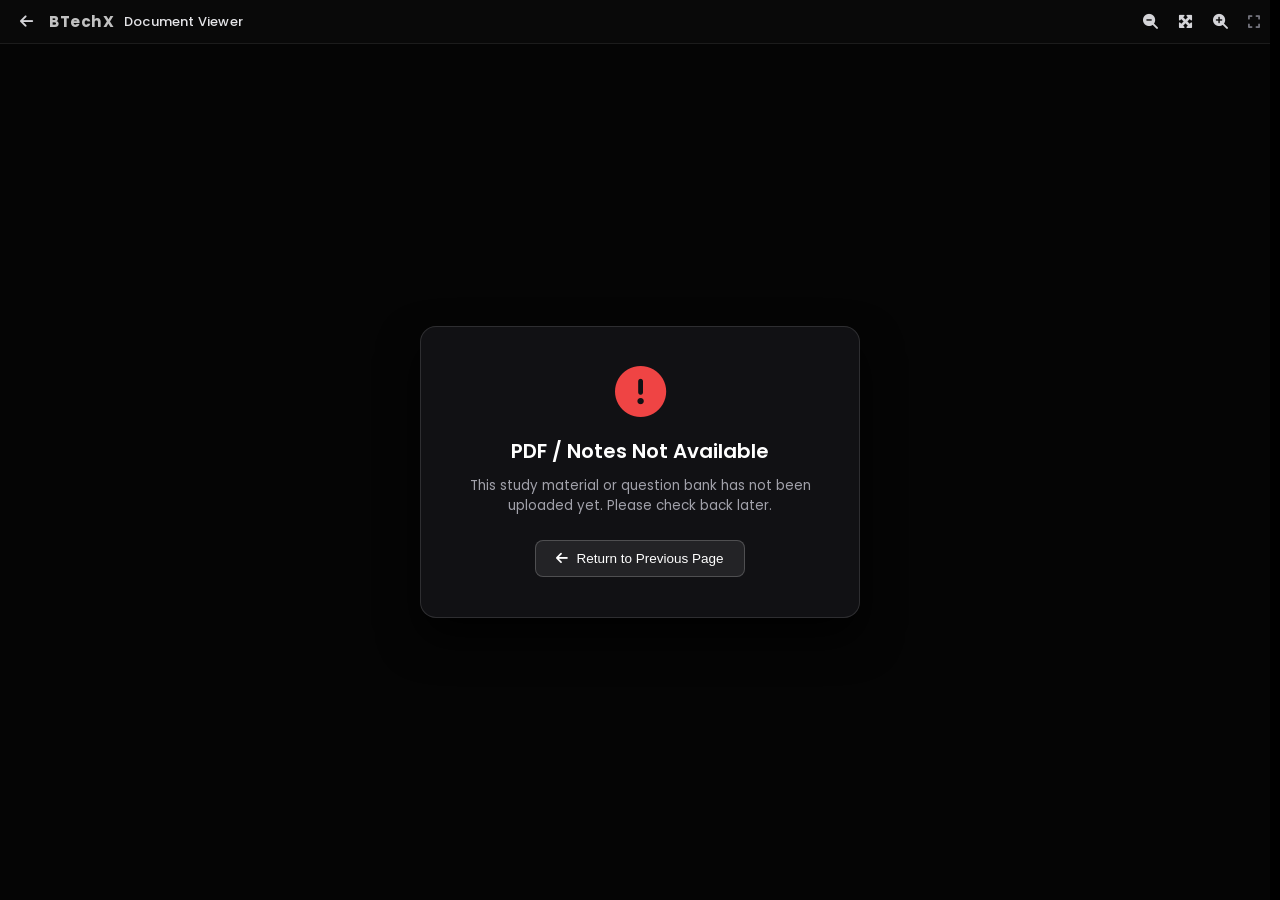
<file: viewer.html>
<!DOCTYPE html>
<html lang="en">
<head>
  <meta charset="UTF-8">
  <meta name="viewport" content="width=device-width, initial-scale=1.0">
  <title>Document Viewer - BTechX</title>
  <link rel="preconnect" href="https://fonts.googleapis.com">
  <link href="https://fonts.googleapis.com/css2?family=Poppins:wght@400;500;600;700&display=swap" rel="stylesheet">
  <link rel="stylesheet" href="https://cdnjs.cloudflare.com/ajax/libs/font-awesome/6.4.0/css/all.min.css">
  <link rel="stylesheet" href="styles.css?v=16.9">
  <link rel="icon" type="image/png" href="logo.png?v=7">
  <!-- PDF.js Library (Local for ultra-fast instant loading) -->
  <script src="assets/js/pdf.min.js"></script>
  <style>
    * {
      box-sizing: border-box;
      margin: 0;
      padding: 0;
      -webkit-tap-highlight-color: transparent;
    }

    html, body {
      width: 100%;
      height: 100%;
      margin: 0 !important;
      padding: 0 !important;
      overflow: hidden;
      background-color: #000000;
      color: #ffffff;
      font-family: 'Poppins', -apple-system, BlinkMacSystemFont, sans-serif;
    }

    .viewer-layout {
      display: flex;
      flex-direction: column;
      height: 100vh;
      width: 100vw;
    }

    /* Top Navigation Bar - Ultra-Slim, Frameless & Minimalist */
    .viewer-header {
      height: 44px;
      min-height: 44px;
      background: rgba(10, 10, 10, 0.96);
      backdrop-filter: blur(16px);
      border-bottom: 1px solid rgba(255, 255, 255, 0.08);
      display: flex;
      align-items: center;
      justify-content: space-between;
      padding: 0 14px;
      z-index: 50;
      gap: 10px;
    }

    .viewer-header-left {
      display: flex;
      align-items: center;
      gap: 10px;
      flex-shrink: 0;
      min-width: 0;
    }

    .viewer-brand {
      font-size: 0.95rem;
      font-weight: 700;
      letter-spacing: 0.5px;
      color: rgba(255, 255, 255, 0.75);
      text-decoration: none;
      display: flex;
      align-items: center;
      gap: 6px;
      transition: color 0.2s ease;
    }

    .viewer-brand:hover {
      color: #ffffff;
    }

    .viewer-title {
      font-size: 13px;
      font-weight: 500;
      color: #e4e4e7;
      white-space: nowrap;
      overflow: hidden;
      text-overflow: ellipsis;
      max-width: 240px;
      letter-spacing: 0.2px;
    }

    /* Center Navigation (Pages) */
    .viewer-header-center {
      display: flex;
      align-items: center;
      justify-content: center;
      gap: 2px;
      flex-shrink: 0;
    }

    .page-nav-group {
      display: inline-flex;
      align-items: center;
      gap: 2px;
      user-select: none;
    }

    .page-indicator {
      font-size: 12px;
      font-weight: 500;
      color: #a1a1aa;
      padding: 0 6px;
      white-space: nowrap;
      font-variant-numeric: tabular-nums;
    }

    /* Right Section: Tools, Zoom, Download */
    .viewer-header-right {
      display: flex;
      align-items: center;
      gap: 8px;
      flex-shrink: 0;
    }

    /* Clean Frameless Icon Action Buttons (NO bulky boxes) */
    .viewer-icon-btn {
      display: inline-flex;
      align-items: center;
      justify-content: center;
      background: transparent !important;
      border: none !important;
      box-shadow: none !important;
      outline: none;
      color: #d4d4d8;
      cursor: pointer;
      text-decoration: none;
      padding: 6px;
      line-height: 1;
      touch-action: manipulation;
      will-change: transform, color, filter;
      transition: transform 0.2s cubic-bezier(0.16, 1, 0.3, 1),
                  color 0.2s cubic-bezier(0.16, 1, 0.3, 1),
                  filter 0.2s cubic-bezier(0.16, 1, 0.3, 1);
      font-size: 15px;
    }

    .viewer-icon-btn:hover {
      color: #ffffff;
      transform: scale(1.18);
      filter: drop-shadow(0 0 8px rgba(255, 255, 255, 0.45));
    }

    .viewer-icon-btn:active {
      transform: scale(0.9) !important;
    }

    .viewer-icon-btn:disabled {
      opacity: 0.25;
      cursor: not-allowed;
      transform: none !important;
      filter: none !important;
    }

    /* Highlight Mode Button - Glowing Accent when Active */
    .viewer-icon-btn.highlight-active {
      color: #facc15 !important;
      transform: scale(1.18);
      filter: drop-shadow(0 0 10px rgba(250, 204, 21, 0.85)) !important;
    }

    /* Download Icon */
    .viewer-download-icon {
      font-size: 17px;
      color: #ffffff;
    }

    .viewer-download-icon:hover {
      color: #ffffff;
      transform: scale(1.22);
      filter: drop-shadow(0 0 10px rgba(255, 255, 255, 0.7));
    }

    /* Secondary Tools: External & Fullscreen */
    .viewer-tool-icon {
      font-size: 14px;
      color: #71717a;
    }

    .viewer-tool-icon:hover {
      color: #e4e4e7;
    }

    /* --- VIEW MODE DROPDOWN MENU --- */
    .view-mode-wrapper {
      position: relative;
    }

    .mode-dropdown {
      position: absolute;
      top: calc(100% + 10px);
      right: 0;
      background: rgba(18, 18, 22, 0.98);
      backdrop-filter: blur(20px);
      border: 1px solid rgba(255, 255, 255, 0.14);
      border-radius: 12px;
      padding: 6px;
      width: 240px;
      box-shadow: 0 16px 36px rgba(0, 0, 0, 0.85);
      display: none;
      flex-direction: column;
      gap: 3px;
      z-index: 100;
      animation: modeFadeIn 0.2s cubic-bezier(0.16, 1, 0.3, 1);
    }

    @keyframes modeFadeIn {
      from { opacity: 0; transform: translateY(-8px) scale(0.96); }
      to { opacity: 1; transform: translateY(0) scale(1); }
    }

    .mode-dropdown.open {
      display: flex;
    }

    .mode-item {
      display: flex;
      align-items: center;
      gap: 12px;
      padding: 9px 12px;
      border-radius: 8px;
      cursor: pointer;
      color: #a1a1aa;
      transition: all 0.18s ease;
      text-decoration: none;
      user-select: none;
    }

    .mode-item:hover {
      background: rgba(255, 255, 255, 0.08);
      color: #ffffff;
    }

    .mode-item.active {
      background: rgba(255, 255, 255, 0.12);
      color: #ffffff;
      font-weight: 500;
    }

    .mode-item-icon {
      font-size: 15px;
      width: 18px;
      text-align: center;
      color: #e4e4e7;
    }

    .mode-item.active .mode-item-icon {
      color: #38bdf8;
    }

    .mode-item-text {
      flex: 1;
      display: flex;
      flex-direction: column;
      gap: 2px;
    }

    .mode-item-title {
      font-size: 12.5px;
      color: inherit;
    }

    .mode-item-desc {
      font-size: 10.5px;
      color: #71717a;
    }

    .mode-check {
      font-size: 12px;
      color: #38bdf8;
      display: none;
    }

    .mode-item.active .mode-check {
      display: block;
    }

    /* --- MAIN PDF VIEWER CONTAINER --- */
    .viewer-main {
      flex: 1;
      position: relative;
      background: #09090b;
      overflow: auto;
      display: flex;
      padding: 16px;
      scroll-behavior: smooth;
    }

    /* Common PDF Page Container */
    .page-container {
      position: relative;
      background: #ffffff;
      box-shadow: 0 14px 44px rgba(0, 0, 0, 0.8), 0 0 0 1px rgba(255, 255, 255, 0.05);
      border-radius: 6px;
      user-select: none;
      touch-action: pan-x pan-y;
      transition: box-shadow 0.25s ease, opacity 0.28s cubic-bezier(0.16, 1, 0.3, 1), transform 0.28s cubic-bezier(0.16, 1, 0.3, 1);
      will-change: opacity, transform;
      transform-origin: center center;
    }

    /* Modern 3D Single Page Transitions */
    .page-container.turn-slide-left {
      opacity: 0 !important;
      transform: translate3d(-36px, 0, -25px) rotateY(-8deg) scale(0.96) !important;
    }

    .page-container.turn-slide-right {
      opacity: 0 !important;
      transform: translate3d(36px, 0, -25px) rotateY(8deg) scale(0.96) !important;
    }

    .page-container.highlighting-mode {
      cursor: crosshair !important;
      user-select: none;
    }

    .page-container canvas {
      display: block;
      width: 100%;
      height: 100%;
      background: #ffffff;
    }

    /* Highlight Control Group & Color Palette Pill */
    .highlight-control-group {
      display: inline-flex;
      align-items: center;
      gap: 6px;
      position: relative;
    }

    .highlight-palette-pill {
      display: inline-flex;
      align-items: center;
      gap: 6px;
      background: rgba(18, 18, 22, 0.96);
      backdrop-filter: blur(16px);
      border: 1px solid rgba(255, 255, 255, 0.16);
      border-radius: 20px;
      padding: 3px 8px;
      box-shadow: 0 8px 24px rgba(0, 0, 0, 0.7);
      animation: hlFadeIn 0.22s cubic-bezier(0.16, 1, 0.3, 1);
    }

    @keyframes hlFadeIn {
      from { opacity: 0; transform: scale(0.9); }
      to { opacity: 1; transform: scale(1); }
    }

    .hl-color-dot {
      width: 15px;
      height: 15px;
      border-radius: 50%;
      background: var(--c);
      cursor: pointer;
      border: 2px solid transparent;
      outline: none;
      padding: 0;
      transition: transform 0.2s cubic-bezier(0.16, 1, 0.3, 1), box-shadow 0.2s ease, border-color 0.2s ease;
      box-shadow: 0 0 8px var(--c);
    }

    .hl-color-dot:hover {
      transform: scale(1.3);
    }

    .hl-color-dot.active {
      border-color: #ffffff;
      transform: scale(1.22);
      box-shadow: 0 0 12px var(--c), inset 0 0 3px rgba(255, 255, 255, 0.9);
    }

    /* Highlight Layer overlay */
    .highlight-layer {
      position: absolute;
      top: 0;
      left: 0;
      width: 100%;
      height: 100%;
      pointer-events: none;
      overflow: hidden;
      z-index: 10;
    }

    /* Individual Highlight Item - Luminous Neon Glow Underlay with Pure Black Text Protection */
    .pdf-highlight {
      position: absolute;
      border-radius: 3.5px;
      cursor: pointer;
      pointer-events: auto;
      mix-blend-mode: multiply;
      backdrop-filter: brightness(1.04) contrast(1.15);
      border-left: 2px solid var(--hl-border);
      border-right: 2px solid var(--hl-border);
      background: var(--hl-bg);
      box-shadow: 0 0 10px var(--hl-glow), inset 0 0 5px var(--hl-inner);
      transition: box-shadow 0.2s cubic-bezier(0.16, 1, 0.3, 1), transform 0.15s ease;
    }

    /* Color variations for glowing highlights */
    .pdf-highlight.hl-yellow, .pdf-highlight:not([class*="hl-"]) {
      --hl-bg: linear-gradient(180deg, rgba(255, 235, 59, 0.34) 0%, rgba(255, 224, 0, 0.44) 60%, rgba(255, 214, 0, 0.38) 100%);
      --hl-glow: rgba(255, 220, 0, 0.6);
      --hl-inner: rgba(255, 245, 120, 0.4);
      --hl-border: rgba(234, 179, 8, 0.95);
    }

    .pdf-highlight.hl-cyan {
      --hl-bg: linear-gradient(180deg, rgba(34, 211, 238, 0.34) 0%, rgba(6, 182, 212, 0.44) 60%, rgba(14, 165, 233, 0.38) 100%);
      --hl-glow: rgba(6, 182, 212, 0.62);
      --hl-inner: rgba(165, 243, 252, 0.4);
      --hl-border: rgba(14, 165, 233, 0.95);
    }

    .pdf-highlight.hl-green {
      --hl-bg: linear-gradient(180deg, rgba(74, 222, 128, 0.34) 0%, rgba(34, 197, 94, 0.44) 60%, rgba(16, 185, 129, 0.38) 100%);
      --hl-glow: rgba(34, 197, 94, 0.6);
      --hl-inner: rgba(187, 247, 208, 0.4);
      --hl-border: rgba(16, 185, 129, 0.95);
    }

    .pdf-highlight.hl-pink {
      --hl-bg: linear-gradient(180deg, rgba(244, 114, 182, 0.34) 0%, rgba(236, 72, 153, 0.44) 60%, rgba(225, 29, 72, 0.38) 100%);
      --hl-glow: rgba(236, 72, 153, 0.6);
      --hl-inner: rgba(251, 207, 232, 0.4);
      --hl-border: rgba(225, 29, 72, 0.95);
    }

    .pdf-highlight:hover {
      box-shadow: 0 0 16px var(--hl-glow), 0 0 26px var(--hl-glow), inset 0 0 8px var(--hl-inner);
      transform: scaleY(1.05);
    }

    /* Delete badge on highlight hover */
    .pdf-highlight .hl-del-btn {
      display: none;
      position: absolute;
      top: -9px;
      right: -9px;
      width: 18px;
      height: 18px;
      border-radius: 50%;
      background: #ef4444;
      color: #ffffff;
      font-size: 11px;
      font-weight: 700;
      align-items: center;
      justify-content: center;
      line-height: 1;
      border: 1.5px solid #ffffff;
      box-shadow: 0 0 10px rgba(239, 68, 68, 0.8), 0 2px 6px rgba(0, 0, 0, 0.5);
      cursor: pointer;
      z-index: 30;
      animation: delPopIn 0.15s cubic-bezier(0.16, 1, 0.3, 1);
    }

    @keyframes delPopIn {
      from { transform: scale(0.5); opacity: 0; }
      to { transform: scale(1); opacity: 1; }
    }

    .pdf-highlight:hover .hl-del-btn {
      display: flex;
    }

    /* Live Preview Rectangle when dragging to highlight */
    .highlight-preview-rect {
      position: absolute;
      border-radius: 3.5px;
      pointer-events: none;
      z-index: 25;
      mix-blend-mode: multiply;
      border: 1.5px dashed var(--hl-border);
      background: var(--hl-bg);
      box-shadow: 0 0 10px var(--hl-glow);
    }

    .highlight-preview-rect.hl-yellow, .highlight-preview-rect:not([class*="hl-"]) {
      --hl-bg: linear-gradient(180deg, rgba(255, 235, 59, 0.34) 0%, rgba(255, 224, 0, 0.44) 60%, rgba(255, 214, 0, 0.38) 100%);
      --hl-glow: rgba(255, 220, 0, 0.6);
      --hl-border: rgba(234, 179, 8, 0.95);
    }

    .highlight-preview-rect.hl-cyan {
      --hl-bg: linear-gradient(180deg, rgba(34, 211, 238, 0.34) 0%, rgba(6, 182, 212, 0.44) 60%, rgba(14, 165, 233, 0.38) 100%);
      --hl-glow: rgba(6, 182, 212, 0.62);
      --hl-border: rgba(14, 165, 233, 0.95);
    }

    .highlight-preview-rect.hl-green {
      --hl-bg: linear-gradient(180deg, rgba(74, 222, 128, 0.34) 0%, rgba(34, 197, 94, 0.44) 60%, rgba(16, 185, 129, 0.38) 100%);
      --hl-glow: rgba(34, 197, 94, 0.6);
      --hl-border: rgba(16, 185, 129, 0.95);
    }

    .highlight-preview-rect.hl-pink {
      --hl-bg: linear-gradient(180deg, rgba(244, 114, 182, 0.34) 0%, rgba(236, 72, 153, 0.44) 60%, rgba(225, 29, 72, 0.38) 100%);
      --hl-glow: rgba(236, 72, 153, 0.6);
      --hl-border: rgba(225, 29, 72, 0.95);
    }

    /* Mode 1: Continuous Scroll Container */
    .scroll-container {
      display: flex;
      flex-direction: column;
      align-items: center;
      gap: 20px;
      width: 100%;
      margin: auto;
      padding: 10px 0 30px 0;
      transition: transform 0.15s cubic-bezier(0.16, 1, 0.3, 1);
      transform-origin: center top;
      will-change: transform;
    }

    .scroll-page-slot {
      position: relative;
      display: flex;
      justify-content: center;
      width: 100%;
    }

    .scroll-page-slot .page-container {
      box-shadow: 0 8px 30px rgba(0, 0, 0, 0.7);
    }

    .scroll-page-badge {
      position: absolute;
      top: 10px;
      right: 14px;
      background: rgba(10, 10, 12, 0.85);
      color: rgba(255, 255, 255, 0.7);
      font-size: 11px;
      padding: 3px 8px;
      border-radius: 4px;
      pointer-events: none;
      opacity: 0;
      transition: opacity 0.2s ease;
      z-index: 15;
    }

    .scroll-page-slot:hover .scroll-page-badge {
      opacity: 1;
    }

    /* Mode 2: Two Pages Book Flip (Photorealistic 3D) */
    .book-outer-wrapper {
      margin: auto;
      perspective: 2500px;
      display: flex;
      align-items: center;
      justify-content: center;
      user-select: none;
      padding: 10px 0;
    }

    .book-viewport {
      display: flex;
      position: relative;
      background: #ffffff;
      border-radius: 6px;
      /* Realistic Multi-Page Stack Edge + Depth Shadows */
      box-shadow: 
        0 24px 60px rgba(0, 0, 0, 0.9),
        0 8px 24px rgba(0, 0, 0, 0.6),
        -5px 0 0 -1px #ebebed,
        -9px 0 0 -2px #dddddf,
        -13px 0 0 -3px #cfcfd2,
        5px 0 0 -1px #ebebed,
        9px 0 0 -2px #dddddf,
        13px 0 0 -3px #cfcfd2;
      transform-style: preserve-3d;
      transition: width 0.25s cubic-bezier(0.16, 1, 0.3, 1), height 0.25s cubic-bezier(0.16, 1, 0.3, 1);
    }

    /* Center Book Fold Spine - High-End Realism with Dual Crease Highlights */
    .book-spine {
      position: absolute;
      top: 0;
      bottom: 0;
      left: 50%;
      width: 46px;
      transform: translateX(-50%);
      background: linear-gradient(to right,
        rgba(0,0,0,0.30) 0%,
        rgba(0,0,0,0.10) 30%,
        rgba(255,255,255,0.12) 50%,
        rgba(0,0,0,0.10) 70%,
        rgba(0,0,0,0.30) 100%
      );
      box-shadow: 0 0 12px rgba(0,0,0,0.25);
      z-index: 15;
      pointer-events: none;
    }

    .book-page-half {
      position: relative;
      overflow: hidden;
      background: #ffffff;
      display: flex;
      align-items: center;
      justify-content: center;
      transition: transform 0.2s ease;
    }

    .book-left {
      box-shadow: inset -16px 0 30px -10px rgba(0, 0, 0, 0.28), inset 0 0 20px rgba(0,0,0,0.03);
      border-top-left-radius: 6px;
      border-bottom-left-radius: 6px;
      cursor: pointer;
    }

    .book-right {
      box-shadow: inset 16px 0 30px -10px rgba(0, 0, 0, 0.28), inset 0 0 20px rgba(0,0,0,0.03);
      border-top-right-radius: 6px;
      border-bottom-right-radius: 6px;
      cursor: pointer;
    }

    /* Interactive Page Peeling Cues on Edge Hover */
    .book-right::after {
      content: '';
      position: absolute;
      bottom: 0;
      right: 0;
      width: 36px;
      height: 36px;
      background: linear-gradient(135deg, transparent 50%, rgba(0,0,0,0.08) 50%, rgba(0,0,0,0.2) 100%);
      pointer-events: none;
      opacity: 0;
      transition: opacity 0.25s ease, transform 0.25s ease;
      border-bottom-right-radius: 6px;
    }

    .book-right:hover::after {
      opacity: 1;
      transform: scale(1.15);
    }

    .book-left::after {
      content: '';
      position: absolute;
      bottom: 0;
      left: 0;
      width: 36px;
      height: 36px;
      background: linear-gradient(225deg, transparent 50%, rgba(0,0,0,0.08) 50%, rgba(0,0,0,0.2) 100%);
      pointer-events: none;
      opacity: 0;
      transition: opacity 0.25s ease, transform 0.25s ease;
      border-bottom-left-radius: 6px;
    }

    .book-left:hover::after {
      opacity: 1;
      transform: scale(1.15);
    }

    /* 3D Flipping Sheet Layer - Curved Spine Shading & Realistic Physics */
    .book-flip-sheet {
      position: absolute;
      top: 0;
      width: 50%;
      height: 100%;
      transform-style: preserve-3d;
      display: none;
      z-index: 25;
      pointer-events: none;
      will-change: transform;
      filter: drop-shadow(0 14px 30px rgba(0, 0, 0, 0.45));
    }

    .book-flip-sheet.flip-forward {
      left: 50%;
      transform-origin: left center;
    }

    .book-flip-sheet.flip-backward {
      left: 0;
      transform-origin: right center;
    }

    .flip-face {
      position: absolute;
      top: 0;
      left: 0;
      width: 100%;
      height: 100%;
      backface-visibility: hidden;
      background: #ffffff;
      overflow: hidden;
    }

    .flip-face canvas {
      display: block;
      width: 100%;
      height: 100%;
    }

    .flip-back {
      transform: rotateY(180deg);
    }

    .flip-shadow {
      position: absolute;
      top: 0;
      left: 0;
      width: 100%;
      height: 100%;
      pointer-events: none;
      opacity: 0;
      will-change: opacity;
    }

    .flip-front .flip-shadow {
      background: linear-gradient(to right,
        rgba(0,0,0,0.45) 0%,
        rgba(255,255,255,0.16) 30%,
        rgba(0,0,0,0.12) 65%,
        transparent 95%
      );
    }

    .flip-back .flip-shadow {
      background: linear-gradient(to left,
        rgba(0,0,0,0.45) 0%,
        rgba(255,255,255,0.16) 30%,
        rgba(0,0,0,0.12) 65%,
        transparent 95%
      );
    }

    /* Mode 3: Single Page Fit/Slide */
    .single-page-wrapper {
      margin: auto;
      display: flex;
      align-items: center;
      justify-content: center;
      perspective: 2000px;
    }

    /* Fallback Iframe */
    .viewer-iframe {
      width: 100%;
      height: 100%;
      border: none;
      background: #ffffff;
      display: block;
      flex: 1;
    }

    /* States (Loading & Error) */
    .viewer-state {
      position: absolute;
      top: 0;
      left: 0;
      width: 100%;
      height: 100%;
      display: flex;
      flex-direction: column;
      align-items: center;
      justify-content: center;
      background: #050505;
      z-index: 10;
      padding: 24px;
      text-align: center;
    }

    .viewer-state i.fa-spinner {
      color: #ffffff;
      margin-bottom: 16px;
    }

    .viewer-state p {
      color: #a1a1aa;
      font-size: 14px;
    }

    .error-card {
      background: rgba(18, 18, 22, 0.95);
      border: 1px solid rgba(255, 255, 255, 0.12);
      border-radius: 16px;
      padding: 40px 30px;
      max-width: 440px;
      width: 90%;
      text-align: center;
      box-shadow: 0 20px 40px rgba(0, 0, 0, 0.8);
    }

    .error-icon {
      font-size: 3.2rem;
      color: #ef4444;
      margin-bottom: 18px;
    }

    .error-card h2 {
      font-size: 1.25rem;
      margin-bottom: 10px;
      color: #ffffff;
      font-weight: 600;
    }

    .error-card p {
      color: #a1a1aa;
      font-size: 13.5px;
      line-height: 1.5;
      margin-bottom: 24px;
    }

    .error-back-btn {
      display: inline-flex;
      align-items: center;
      gap: 8px;
      background: rgba(255, 255, 255, 0.08);
      border: 1px solid rgba(255, 255, 255, 0.2);
      color: #ffffff;
      padding: 10px 20px;
      border-radius: 8px;
      cursor: pointer;
      font-size: 13.5px;
      text-decoration: none;
      transition: all 0.25s ease;
    }

    .error-back-btn:hover {
      background: rgba(255, 255, 255, 0.16);
      border-color: rgba(255, 255, 255, 0.4);
      transform: translateY(-1px);
    }

    /* Floating Toast Indicator */
    .viewer-toast {
      position: fixed;
      bottom: 22px;
      left: 50%;
      transform: translateX(-50%) translateY(20px);
      background: rgba(24, 24, 27, 0.95);
      backdrop-filter: blur(12px);
      border: 1px solid rgba(255, 255, 255, 0.14);
      color: #f4f4f5;
      font-size: 12px;
      font-weight: 500;
      padding: 7px 16px;
      border-radius: 20px;
      box-shadow: 0 10px 30px rgba(0, 0, 0, 0.7);
      pointer-events: none;
      opacity: 0;
      transition: all 0.25s cubic-bezier(0.16, 1, 0.3, 1);
      z-index: 100;
      display: flex;
      align-items: center;
      gap: 8px;
      white-space: nowrap;
    }

    .viewer-toast.show {
      opacity: 1;
      transform: translateX(-50%) translateY(0);
    }

    /* Responsive */
    @media (max-width: 600px) {
      .viewer-header {
        height: 48px;
        min-height: 48px;
        padding: 0 8px;
        gap: 5px;
      }
      .viewer-brand {
        display: none;
      }
      .viewer-title {
        display: none;
      }
      .viewer-tool-icon {
        display: none;
      }
      .viewer-icon-btn {
        min-width: 36px;
        min-height: 36px;
        padding: 7px;
        font-size: 14px;
        display: inline-flex;
        align-items: center;
        justify-content: center;
      }
      .page-indicator {
        font-size: 11.5px;
        padding: 0 3px;
      }
      .viewer-main {
        padding: 6px;
      }
      .mode-dropdown {
        right: -20px;
        width: 220px;
      }
    }

    /* Tablet Header (601px - 1024px) */
    @media (min-width: 601px) and (max-width: 1024px) {
      .viewer-header {
        height: 52px;
        padding: 0 16px;
        gap: 10px;
      }
      .viewer-brand {
        display: none;
      }
      .viewer-title {
        display: block !important;
        font-size: 13.5px;
        max-width: 260px;
        overflow: hidden;
        text-overflow: ellipsis;
        white-space: nowrap;
      }
      .viewer-icon-btn {
        min-width: 40px;
        min-height: 40px;
        font-size: 16px;
      }
    }
  </style>
</head>
<body>
  <div class="viewer-layout">
    <!-- Header -->
    <header class="viewer-header">
      <div class="viewer-header-left">
        <button id="backBtn" class="viewer-icon-btn viewer-back-icon" onclick="handleBack()" title="Back" aria-label="Back">
          <i class="fas fa-arrow-left"></i>
        </button>
        <a href="index.html" class="viewer-brand">BTechX</a>
        <h1 id="docTitle" class="viewer-title">Document Viewer</h1>
      </div>

      <!-- Center: Page Controls -->
      <div class="viewer-header-center">
        <div class="page-nav-group" id="pageNavGroup">
          <button id="prevBtn" class="viewer-icon-btn" onclick="prevPage()" title="Previous Page (Left Arrow)" aria-label="Previous Page">
            <i class="fas fa-chevron-left"></i>
          </button>
          <span id="pageIndicator" class="page-indicator">1 / 1</span>
          <button id="nextBtn" class="viewer-icon-btn" onclick="nextPage()" title="Next Page (Right Arrow)" aria-label="Next Page">
            <i class="fas fa-chevron-right"></i>
          </button>
        </div>
      </div>

      <!-- Right: View Mode, Highlight, Zoom In/Out/Reset, Download -->
      <div class="viewer-header-right">
        <!-- 3-Option Reading View Mode Selector -->
        <div class="view-mode-wrapper">
          <button id="modeMenuBtn" class="viewer-icon-btn" onclick="toggleModeMenu(event)" title="Reading Mode Options" aria-label="Reading Mode Options">
            <i id="modeIcon" class="fas fa-bars-staggered"></i>
          </button>
          <div id="modeDropdown" class="mode-dropdown">
            <!-- Option 1: Continuous Scroll (Default) -->
            <div class="mode-item active" id="modeItemScroll" onclick="setReadingMode('scroll')">
              <i class="fas fa-bars-staggered mode-item-icon"></i>
              <div class="mode-item-text">
                <span class="mode-item-title">Continuous Scroll</span>
                <span class="mode-item-desc">Scroll pages vertically (Default)</span>
              </div>
              <i class="fas fa-check mode-check"></i>
            </div>
            <!-- Option 2: Two Pages Book Flip -->
            <div class="mode-item" id="modeItemBook" onclick="setReadingMode('book')">
              <i class="fas fa-book-open mode-item-icon"></i>
              <div class="mode-item-text">
                <span class="mode-item-title">Book Flip (2 Pages)</span>
                <span class="mode-item-desc">Fold &amp; turn page like a real book</span>
              </div>
              <i class="fas fa-check mode-check"></i>
            </div>
            <!-- Option 3: Single Page Slide -->
            <div class="mode-item" id="modeItemSingle" onclick="setReadingMode('single')">
              <i class="fas fa-file-alt mode-item-icon"></i>
              <div class="mode-item-text">
                <span class="mode-item-title">Single Page</span>
                <span class="mode-item-desc">1 page in window &bull; click to advance</span>
              </div>
              <i class="fas fa-check mode-check"></i>
            </div>
          </div>
        </div>

        <!-- Highlight Tool & Color Palette Pill -->
        <div class="highlight-control-group" id="highlightControlGroup">
          <button id="highlightBtn" class="viewer-icon-btn" onclick="toggleHighlightMode()" title="Highlight Tool (Click &amp; Drag)" aria-label="Highlight Tool">
            <i class="fas fa-highlighter"></i>
          </button>
          <div class="highlight-palette-pill" id="highlightPalette" style="display: none;">
            <button class="hl-color-dot active" data-color="yellow" style="--c: #ffe600;" onclick="selectHighlightColor('yellow', event)" title="Electric Gold (Glow)"></button>
            <button class="hl-color-dot" data-color="cyan" style="--c: #00f0ff;" onclick="selectHighlightColor('cyan', event)" title="Cyber Cyan (Glow)"></button>
            <button class="hl-color-dot" data-color="green" style="--c: #00ff9d;" onclick="selectHighlightColor('green', event)" title="Mint Emerald (Glow)"></button>
            <button class="hl-color-dot" data-color="pink" style="--c: #ff3388;" onclick="selectHighlightColor('pink', event)" title="Neon Rose (Glow)"></button>
          </div>
        </div>

        <!-- Zoom Controls -->
        <button id="zoomOutBtn" class="viewer-icon-btn" onclick="zoomOut()" title="Zoom Out (-)" aria-label="Zoom Out">
          <i class="fas fa-search-minus"></i>
        </button>
        <button id="zoomResetBtn" class="viewer-icon-btn" onclick="resetView()" title="Reset (Fit Window)" aria-label="Reset to Fit Window">
          <i class="fas fa-expand-arrows-alt"></i>
        </button>
        <button id="zoomInBtn" class="viewer-icon-btn" onclick="zoomIn()" title="Zoom In (+)" aria-label="Zoom In">
          <i class="fas fa-search-plus"></i>
        </button>

        <!-- Secondary: External & Fullscreen -->
        <a id="externalBtn" href="#" target="_blank" class="viewer-icon-btn viewer-tool-icon" title="Open in New Tab" aria-label="Open in New Tab">
          <i class="fas fa-external-link-alt"></i>
        </a>
        <button id="fullscreenBtn" class="viewer-icon-btn viewer-tool-icon" onclick="toggleFullscreen()" title="Fullscreen" aria-label="Toggle Fullscreen">
          <i class="fas fa-expand"></i>
        </button>

        <!-- Prominent Download Button -->
        <a id="downloadBtn" class="viewer-icon-btn viewer-download-icon" title="Download Document" aria-label="Download Document">
          <i class="fas fa-download"></i>
        </a>
      </div>
    </header>

    <!-- Main Content Area -->
    <main class="viewer-main" id="viewerMain">
      <div id="loadingState" class="viewer-state">
        <i class="fas fa-spinner fa-spin fa-2x"></i>
        <p>Loading document...</p>
      </div>

      <div id="errorState" class="viewer-state" style="display: none;">
        <div class="error-card">
          <i class="fas fa-exclamation-circle error-icon"></i>
          <h2>PDF / Notes Not Available</h2>
          <p id="errorMessage">This study material or question bank has not been uploaded yet. Please check back later.</p>
          <button onclick="handleBack()" class="error-back-btn">
            <i class="fas fa-arrow-left"></i> <span>Return to Previous Page</span>
          </button>
        </div>
      </div>

      <!-- Mobile Redirect to Google Drive State -->
      <div id="mobileRedirectState" class="viewer-state" style="display: none;">
        <div class="error-card" style="border-color: rgba(66, 133, 244, 0.35);">
          <i class="fab fa-google-drive" style="font-size: 3.5rem; color: #4285f4; margin-bottom: 18px;"></i>
          <h2>Opening in Google Drive...</h2>
          <p id="mobileRedirectMsg">Redirecting to Google Drive Viewer for a fast and simple mobile experience.</p>
          <a id="manualDriveBtn" href="#" class="error-back-btn" style="border-color: rgba(66, 133, 244, 0.4); background: rgba(66, 133, 244, 0.15);">
            <i class="fas fa-external-link-alt"></i> <span>Open in Google Drive</span>
          </a>
        </div>
      </div>

      <!-- Mode 1: Continuous Scroll View Container -->
      <div id="scrollContainer" class="scroll-container" style="display: none;"></div>

      <!-- Mode 2: Two Pages Book Flip View Container -->
      <div id="bookContainer" class="book-outer-wrapper" style="display: none;">
        <div class="book-viewport" id="bookViewport">
          <div class="book-spine"></div>
          <!-- Left Static Page -->
          <div class="book-page-half book-left" id="bookLeft" onclick="onBookLeftClick()">
            <canvas id="bookCanvasLeft"></canvas>
            <div class="highlight-layer" id="bookHlLeft"></div>
          </div>
          <!-- Right Static Page -->
          <div class="book-page-half book-right" id="bookRight" onclick="onBookRightClick()">
            <canvas id="bookCanvasRight"></canvas>
            <div class="highlight-layer" id="bookHlRight"></div>
          </div>
          <!-- 3D Turning Sheet -->
          <div class="book-flip-sheet" id="bookFlipSheet">
            <div class="flip-face flip-front" id="flipFront">
              <canvas id="flipCanvasFront"></canvas>
              <div class="flip-shadow" id="flipShadowFront"></div>
            </div>
            <div class="flip-face flip-back" id="flipBack">
              <canvas id="flipCanvasBack"></canvas>
              <div class="flip-shadow" id="flipShadowBack"></div>
            </div>
          </div>
        </div>
      </div>

      <!-- Mode 3: Single Page Fit/Slide Container -->
      <div id="singleContainer" class="single-page-wrapper" style="display: none;">
        <div id="pageContainer" class="page-container">
          <canvas id="pdfCanvas"></canvas>
          <div id="highlightLayer" class="highlight-layer"></div>
        </div>
      </div>

      <!-- Fallback native iframe & embed for local file:// support -->
      <iframe id="pdfFrame" class="viewer-iframe" style="display: none;" allow="fullscreen"></iframe>
      <embed id="pdfEmbed" class="viewer-iframe" style="display: none;" type="application/pdf">
    </main>

    <!-- Toast Notification -->
    <div id="viewerToast" class="viewer-toast"></div>
  </div>

  <script>
    // URL Parameters
    const params = new URLSearchParams(window.location.search);
    const fileParam = params.get('file');
    const titleParam = params.get('title');
    const refParam = params.get('ref');

    // DOM Elements
    const docTitle = document.getElementById('docTitle');
    const viewerMain = document.getElementById('viewerMain');
    const loadingState = document.getElementById('loadingState');
    const errorState = document.getElementById('errorState');
    const downloadBtn = document.getElementById('downloadBtn');
    const externalBtn = document.getElementById('externalBtn');
    const prevBtn = document.getElementById('prevBtn');
    const nextBtn = document.getElementById('nextBtn');
    const pageIndicator = document.getElementById('pageIndicator');
    const highlightBtn = document.getElementById('highlightBtn');
    const viewerToast = document.getElementById('viewerToast');
    const modeDropdown = document.getElementById('modeDropdown');
    const modeIcon = document.getElementById('modeIcon');
    const pdfFrame = document.getElementById('pdfFrame');

    // Container DOM Elements
    const scrollContainer = document.getElementById('scrollContainer');
    const bookContainer = document.getElementById('bookContainer');
    const bookViewport = document.getElementById('bookViewport');
    const bookLeft = document.getElementById('bookLeft');
    const bookRight = document.getElementById('bookRight');
    const bookCanvasLeft = document.getElementById('bookCanvasLeft');
    const bookCanvasRight = document.getElementById('bookCanvasRight');
    const bookHlLeft = document.getElementById('bookHlLeft');
    const bookHlRight = document.getElementById('bookHlRight');
    const bookFlipSheet = document.getElementById('bookFlipSheet');
    const flipCanvasFront = document.getElementById('flipCanvasFront');
    const flipCanvasBack = document.getElementById('flipCanvasBack');
    const flipShadowFront = document.getElementById('flipShadowFront');
    const flipShadowBack = document.getElementById('flipShadowBack');

    const singleContainer = document.getElementById('singleContainer');
    const pageContainer = document.getElementById('pageContainer');
    const pdfCanvas = document.getElementById('pdfCanvas');
    const highlightLayer = document.getElementById('highlightLayer');

    // State Variables
    // Mode Options: 'scroll' (Option 1 - Default), 'book' (Option 2), 'single' (Option 3)
    let currentMode = localStorage.getItem('btechx_pdf_view_mode') || 'scroll';
    let pdfDoc = null;
    let totalPages = 1;
    let currentPage = 1; // 1-based index
    let currentBookSpread = 1; // Left page of current 2-page book spread
    let isFlipping = false;

    // Zero-Server-Pressure In-Memory Page Cache (GitHub Pages protected from multiple fetches)
    const pageProxyCache = new Map();
    function getCachedPage(pageNum) {
      if (!pdfDoc) return Promise.reject(new Error('PDF document not loaded'));
      if (!pageProxyCache.has(pageNum)) {
        pageProxyCache.set(pageNum, pdfDoc.getPage(pageNum));
      }
      return pageProxyCache.get(pageNum);
    }

    // Zoom Scales & Debounce System for 120fps Smooth Zooming
    let scaleScroll = 1.0;
    let scaleBook = 1.0;
    let scaleSingle = 1.0;
    let renderedSingleScale = 1.0;
    let isFitSingle = true;
    let zoomDebounceTimer = null;

    // Highlighting System with Glowing Colors & Storage
    let highlightModeActive = false;
    let currentHighlightColor = localStorage.getItem('btechx_pdf_hl_color') || 'yellow';
    const highlightPalette = document.getElementById('highlightPalette');

    let cleanPdfPath = '';
    let toastTimeout = null;
    let renderedScrollPages = new Set();
    let scrollObserver = null;
    let singleRenderTask = null;
    const activeScrollTasks = new Map();

    // Toast Notification Helper
    function showToast(msg, duration = 2400) {
      if (toastTimeout) clearTimeout(toastTimeout);
      viewerToast.innerHTML = msg;
      viewerToast.classList.add('show');
      toastTimeout = setTimeout(() => {
        viewerToast.classList.remove('show');
      }, duration);
    }

    // Set page title
    if (titleParam) {
      const cleanTitle = decodeURIComponent(titleParam);
      docTitle.innerText = cleanTitle;
      document.title = `${cleanTitle} - BTechX Viewer`;
    }

    // Contextual fallback based on file path
    function getContextualFallback(filePath) {
      if (!filePath) return 'index.html';
      const fp = decodeURIComponent(filePath).toLowerCase();
      if (fp.includes('syllabus')) return 'syllabus.html';
      if (fp.includes('physics')) return '1stYearSub/physics.html';
      if (fp.includes('math/m1') || fp.includes('math1')) return '1stYearSub/math1.html';
      if (fp.includes('math/m2') || fp.includes('math2')) return '1stYearSub/math2.html';
      if (fp.includes('/bee/')) return '1stYearSub/bee.html';
      if (fp.includes('/iee/')) return '1stYearSub/iee.html';
      if (fp.includes('/ime/')) return '1stYearSub/ime.html';
      if (fp.includes('/cse/')) return '1stYearSub/cse.html';
      if (fp.includes('dmgt')) return '2ndYearSub/dmgt.html';
      return 'index.html';
    }

    // Accurate Back navigation
    function handleBack() {
      // Check if an update arrived while student was reading PDF
      try {
        const pending = localStorage.getItem('btechx_pending_update');
        if (pending) {
          localStorage.removeItem('btechx_pending_update');
          const returnTarget = refParam ? decodeURIComponent(refParam) : (sessionStorage.getItem('btechx_viewer_return_url') || getContextualFallback(fileParam));
          if (returnTarget && !returnTarget.includes('viewer.html')) {
            const urlObj = new URL(returnTarget, window.location.origin);
            urlObj.searchParams.set('v_sync', Date.now());
            sessionStorage.removeItem('btechx_viewer_return_url');
            window.location.href = urlObj.toString();
            return;
          }
        }
      } catch (e) {}

      if (refParam) {
        try {
          const decodedRef = decodeURIComponent(refParam);
          if (decodedRef && !decodedRef.includes('viewer.html')) {
            window.location.href = decodedRef;
            return;
          }
        } catch (e) {}
      }

      try {
        const storedRef = sessionStorage.getItem('btechx_viewer_return_url');
        if (storedRef && !storedRef.includes('viewer.html')) {
          sessionStorage.removeItem('btechx_viewer_return_url');
          window.location.href = storedRef;
          return;
        }
      } catch (e) {}

      if (window.history.length > 1 && document.referrer && !document.referrer.includes('viewer.html')) {
        window.history.back();
        return;
      }

      window.location.href = getContextualFallback(fileParam);
    }

    // Fullscreen Toggle
    function toggleFullscreen() {
      if (!document.fullscreenElement) {
        document.documentElement.requestFullscreen().catch(err => console.debug(err));
      } else {
        if (document.exitFullscreen) {
          document.exitFullscreen();
        }
      }
    }

    // --- VIEW MODE SELECTOR DROPDOWN ---
    function toggleModeMenu(e) {
      if (e) e.stopPropagation();
      modeDropdown.classList.toggle('open');
    }

    document.addEventListener('click', (e) => {
      if (!e.target.closest('.view-mode-wrapper')) {
        modeDropdown.classList.remove('open');
      }
    });

    function updateModeUI() {
      document.getElementById('modeItemScroll').classList.toggle('active', currentMode === 'scroll');
      document.getElementById('modeItemBook').classList.toggle('active', currentMode === 'book');
      document.getElementById('modeItemSingle').classList.toggle('active', currentMode === 'single');

      if (currentMode === 'scroll') {
        modeIcon.className = 'fas fa-bars-staggered';
      } else if (currentMode === 'book') {
        modeIcon.className = 'fas fa-book-open';
      } else {
        modeIcon.className = 'fas fa-file-alt';
      }
    }

    function setReadingMode(mode) {
      if (currentMode === mode && pdfDoc) {
        modeDropdown.classList.remove('open');
        return;
      }
      currentMode = mode;
      localStorage.setItem('btechx_pdf_view_mode', mode);
      updateModeUI();
      modeDropdown.classList.remove('open');

      if (mode === 'scroll') {
        showToast('<i class="fas fa-bars-staggered"></i> Continuous Scroll Mode (Default)');
      } else if (mode === 'book') {
        showToast('<i class="fas fa-book-open"></i> Book Mode &bull; Click page or arrow to turn');
      } else {
        showToast('<i class="fas fa-file-alt"></i> Single Page Mode &bull; 1 Page in Window');
      }

      applyViewMode();
    }

    function applyViewMode() {
      if (!pdfDoc) return;

      scrollContainer.style.display = 'none';
      bookContainer.style.display = 'none';
      singleContainer.style.display = 'none';

      if (currentMode === 'scroll') {
        scrollContainer.style.display = 'flex';
        initScrollView();
      } else if (currentMode === 'book') {
        bookContainer.style.display = 'flex';
        initBookView();
      } else {
        singleContainer.style.display = 'flex';
        initSingleView();
      }
    }

    // --- HIGHLIGHT STORAGE IN BROWSER LOCALSTORAGE ---
    function getStorageKey() {
      return `btechx_pdf_hl_${encodeURIComponent(cleanPdfPath)}`;
    }

    function loadHighlights() {
      try {
        const raw = localStorage.getItem(getStorageKey());
        return raw ? JSON.parse(raw) : [];
      } catch (e) {
        return [];
      }
    }

    function saveHighlights(list) {
      try {
        localStorage.setItem(getStorageKey(), JSON.stringify(list));
      } catch (e) {
        console.warn('LocalStorage save failed', e);
      }
    }

    // Color Selection for Glowing Highlights
    function selectHighlightColor(color, e) {
      if (e) e.stopPropagation();
      currentHighlightColor = color;
      localStorage.setItem('btechx_pdf_hl_color', color);
      document.querySelectorAll('.hl-color-dot').forEach(dot => {
        dot.classList.toggle('active', dot.dataset.color === color);
      });
      showToast(`<i class="fas fa-palette"></i> Highlight Color: ${color.toUpperCase()} (Glowing Underlay)`);
    }

    function renderHighlightsInLayer(layerEl, pageNum) {
      if (!layerEl) return;
      layerEl.innerHTML = '';
      const allHighlights = loadHighlights();
      const pageHighlights = allHighlights.filter(h => h.page === pageNum);

      pageHighlights.forEach(h => {
        const el = document.createElement('div');
        const colorClass = h.color ? `hl-${h.color}` : 'hl-yellow';
        el.className = `pdf-highlight ${colorClass}`;
        el.dataset.id = h.id;
        el.style.left = (h.x * 100) + '%';
        el.style.top = (h.y * 100) + '%';
        el.style.width = (h.w * 100) + '%';
        el.style.height = (h.h * 100) + '%';

        const delBtn = document.createElement('span');
        delBtn.className = 'hl-del-btn';
        delBtn.innerHTML = '&times;';
        delBtn.title = 'Delete Highlight';
        delBtn.onclick = (e) => {
          e.stopPropagation();
          deleteHighlight(h.id);
        };
        el.appendChild(delBtn);

        el.onclick = (e) => {
          e.stopPropagation();
          deleteHighlight(h.id);
        };

        layerEl.appendChild(el);
      });
    }

    function deleteHighlight(id) {
      let list = loadHighlights();
      list = list.filter(h => h.id !== id);
      saveHighlights(list);

      document.querySelectorAll(`.pdf-highlight[data-id="${id}"]`).forEach(el => {
        el.style.opacity = '0';
        el.style.transform = 'scale(0.85)';
        setTimeout(() => el.remove(), 160);
      });
      showToast('<i class="fas fa-trash-alt"></i> Highlight deleted from storage');
    }

    // Toggle Highlight Mode
    function toggleHighlightMode() {
      highlightModeActive = !highlightModeActive;
      if (highlightModeActive) {
        highlightBtn.classList.add('highlight-active');
        if (highlightPalette) highlightPalette.style.display = 'inline-flex';
        document.querySelectorAll('.page-container').forEach(c => c.classList.add('highlighting-mode'));
        showToast('<i class="fas fa-highlighter" style="color: #facc15"></i> Highlight Mode ON &bull; Drag over text to highlight with glow');
      } else {
        highlightBtn.classList.remove('highlight-active');
        if (highlightPalette) highlightPalette.style.display = 'none';
        document.querySelectorAll('.page-container').forEach(c => c.classList.remove('highlighting-mode'));
        showToast('Highlight Mode OFF');
      }
    }

    // Generic Highlight Drag Listener for any container
    function bindHighlightDragEvents(containerEl, getPageNumFn, getLayerFn) {
      let isDrawing = false;
      let startX = 0, startY = 0;
      let previewEl = null;

      const getContainerPos = (e) => {
        const rect = containerEl.getBoundingClientRect();
        const clientX = e.touches ? e.touches[0].clientX : e.clientX;
        const clientY = e.touches ? e.touches[0].clientY : e.clientY;
        return {
          x: Math.max(0, Math.min(clientX - rect.left, rect.width)),
          y: Math.max(0, Math.min(clientY - rect.top, rect.height)),
          rectW: rect.width,
          rectH: rect.height
        };
      };

      const onStart = (e) => {
        if (!highlightModeActive) return;
        if (e.target.closest('.hl-del-btn') || e.target.closest('.pdf-highlight')) return;

        const pos = getContainerPos(e);
        isDrawing = true;
        startX = pos.x;
        startY = pos.y;

        const layer = getLayerFn();
        if (!layer) return;

        previewEl = document.createElement('div');
        previewEl.className = `highlight-preview-rect hl-${currentHighlightColor}`;
        previewEl.style.left = startX + 'px';
        previewEl.style.top = startY + 'px';
        previewEl.style.width = '0px';
        previewEl.style.height = '0px';
        layer.appendChild(previewEl);

        if (e.type === 'touchstart') e.preventDefault();
      };

      const onMove = (e) => {
        if (!isDrawing || !previewEl) return;
        const pos = getContainerPos(e);
        const left = Math.min(startX, pos.x);
        const top = Math.min(startY, pos.y);
        const w = Math.abs(pos.x - startX);
        const h = Math.abs(pos.y - startY);

        previewEl.style.left = left + 'px';
        previewEl.style.top = top + 'px';
        previewEl.style.width = w + 'px';
        previewEl.style.height = h + 'px';

        if (e.type === 'touchmove') e.preventDefault();
      };

      const onEnd = (e) => {
        if (!isDrawing) return;
        isDrawing = false;

        if (previewEl) {
          previewEl.remove();
          previewEl = null;
        }

        const pos = getContainerPos(e);
        const left = Math.min(startX, pos.x);
        const top = Math.min(startY, pos.y);
        const w = Math.abs(pos.x - startX);
        const h = Math.abs(pos.y - startY);

        if (w >= 6 && h >= 4 && pos.rectW > 0 && pos.rectH > 0) {
          const targetPage = getPageNumFn();
          const newHl = {
            id: 'hl_' + Date.now() + '_' + Math.random().toString(36).substr(2, 5),
            page: targetPage,
            color: currentHighlightColor,
            x: left / pos.rectW,
            y: top / pos.rectH,
            w: w / pos.rectW,
            h: h / pos.rectH,
            date: Date.now()
          };
          const list = loadHighlights();
          list.push(newHl);
          saveHighlights(list);

          const layer = getLayerFn();
          if (layer) renderHighlightsInLayer(layer, targetPage);
          showToast('<i class="fas fa-check-circle" style="color: #4ade80"></i> Glowing highlight saved');
        }
      };

      containerEl.addEventListener('mousedown', onStart);
      window.addEventListener('mousemove', onMove);
      window.addEventListener('mouseup', onEnd);

      containerEl.addEventListener('touchstart', onStart, { passive: false });
      window.addEventListener('touchmove', onMove, { passive: false });
      window.addEventListener('touchend', onEnd);
    }

    // Mode 1: Continuous Scroll View
    function initScrollView() {
      if (scrollContainer.children.length === 0) {
        buildScrollSlots();
      } else {
        updateScrollLayout();
      }
      updateNavScroll();
    }

    function buildScrollSlots() {
      scrollContainer.innerHTML = '';
      renderedScrollPages.clear();

      getCachedPage(1).then(firstPage => {
        const unscaled = firstPage.getViewport({ scale: 1.0 });
        const availW = Math.max(100, Math.min(viewerMain.clientWidth - 40, 920));
        scaleScroll = availW / unscaled.width;

        const pageW = Math.floor(unscaled.width * scaleScroll);
        const pageH = Math.floor(unscaled.height * scaleScroll);

        for (let i = 1; i <= totalPages; i++) {
          const slot = document.createElement('div');
          slot.className = 'scroll-page-slot';
          slot.id = `scrollSlot-${i}`;
          slot.dataset.page = i;

          const pContainer = document.createElement('div');
          pContainer.className = 'page-container';
          if (highlightModeActive) pContainer.classList.add('highlighting-mode');
          pContainer.id = `pageContainer-scroll-${i}`;
          pContainer.style.width = pageW + 'px';
          pContainer.style.height = pageH + 'px';

          const cvs = document.createElement('canvas');
          cvs.id = `scrollCanvas-${i}`;

          const hlLayer = document.createElement('div');
          hlLayer.className = 'highlight-layer';
          hlLayer.id = `scrollHl-${i}`;

          const badge = document.createElement('div');
          badge.className = 'scroll-page-badge';
          badge.innerText = `Page ${i}`;

          pContainer.appendChild(cvs);
          pContainer.appendChild(hlLayer);
          pContainer.appendChild(badge);
          slot.appendChild(pContainer);
          scrollContainer.appendChild(slot);

          // Bind highlight drag events for this page
          bindHighlightDragEvents(pContainer, () => i, () => hlLayer);
        }

        setupScrollObserver();
        renderScrollPage(1);
      });
    }

    function updateScrollLayout() {
      if (!pdfDoc) return;
      getCachedPage(1).then(firstPage => {
        const unscaled = firstPage.getViewport({ scale: 1.0 });
        const pageW = Math.floor(unscaled.width * scaleScroll);
        const pageH = Math.floor(unscaled.height * scaleScroll);

        for (let i = 1; i <= totalPages; i++) {
          const pContainer = document.getElementById(`pageContainer-scroll-${i}`);
          if (pContainer) {
            pContainer.style.width = pageW + 'px';
            pContainer.style.height = pageH + 'px';
          }
        }
        renderedScrollPages.clear();
        renderingScrollPages.clear();
        renderScrollPage(currentPage);
      });
    }

    function setupScrollObserver() {
      if (scrollObserver) scrollObserver.disconnect();

      scrollObserver = new IntersectionObserver((entries) => {
        entries.forEach(entry => {
          if (entry.isIntersecting) {
            const pageNum = parseInt(entry.target.dataset.page);
            renderScrollPage(pageNum);
          }
        });
      }, {
        root: viewerMain,
        rootMargin: '300px 0px 300px 0px'
      });

      for (let i = 1; i <= totalPages; i++) {
        const el = document.getElementById(`scrollSlot-${i}`);
        if (el) scrollObserver.observe(el);
      }
    }

    const renderingScrollPages = new Set();

    function renderScrollPage(pageNum) {
      if (!pdfDoc) return;
      if (renderedScrollPages.has(pageNum) || renderingScrollPages.has(pageNum)) return;

      renderingScrollPages.add(pageNum);

      getCachedPage(pageNum).then(page => {
        const cvs = document.getElementById(`scrollCanvas-${pageNum}`);
        const pContainer = document.getElementById(`pageContainer-scroll-${pageNum}`);
        const hlLayer = document.getElementById(`scrollHl-${pageNum}`);
        if (!cvs || !pContainer) {
          renderingScrollPages.delete(pageNum);
          return;
        }

        const viewport = page.getViewport({ scale: scaleScroll });
        const pixelRatio = Math.min(window.devicePixelRatio || 1, 1.5);

        cvs.width = Math.floor(viewport.width * pixelRatio);
        cvs.height = Math.floor(viewport.height * pixelRatio);
        cvs.style.width = Math.floor(viewport.width) + 'px';
        cvs.style.height = Math.floor(viewport.height) + 'px';

        pContainer.style.width = Math.floor(viewport.width) + 'px';
        pContainer.style.height = Math.floor(viewport.height) + 'px';

        const ctx = cvs.getContext('2d', { alpha: false });
        ctx.setTransform(pixelRatio, 0, 0, pixelRatio, 0, 0);

        if (activeScrollTasks.has(pageNum)) {
          try {
            activeScrollTasks.get(pageNum).cancel();
          } catch(e) {}
          activeScrollTasks.delete(pageNum);
        }

        const renderTask = page.render({
          canvasContext: ctx,
          viewport: viewport
        });
        activeScrollTasks.set(pageNum, renderTask);

        renderTask.promise.then(() => {
          activeScrollTasks.delete(pageNum);
          renderingScrollPages.delete(pageNum);
          renderedScrollPages.add(pageNum);
          renderHighlightsInLayer(hlLayer, pageNum);
        }).catch(err => {
          activeScrollTasks.delete(pageNum);
          renderingScrollPages.delete(pageNum);
          if (err && err.name !== 'RenderingCancelledException') {
            console.warn('Scroll render error:', err);
          }
        });
      }).catch(() => {
        renderingScrollPages.delete(pageNum);
      });
    }

    // Scroll listener to update page indicator dynamically
    viewerMain.addEventListener('scroll', () => {
      if (currentMode !== 'scroll' || !pdfDoc) return;
      const centerLine = viewerMain.scrollTop + (viewerMain.clientHeight / 2);
      let activeP = 1;

      for (let i = 1; i <= totalPages; i++) {
        const slot = document.getElementById(`scrollSlot-${i}`);
        if (slot) {
          const top = slot.offsetTop;
          const bottom = top + slot.offsetHeight;
          if (centerLine >= top && centerLine <= bottom) {
            activeP = i;
            break;
          }
        }
      }
      if (activeP !== currentPage) {
        currentPage = activeP;
        updateNavScroll();
      }
    }, { passive: true });

    function updateNavScroll() {
      pageIndicator.innerText = `${currentPage} / ${totalPages}`;
      prevBtn.disabled = currentPage <= 1;
      nextBtn.disabled = currentPage >= totalPages;
    }

    function scrollToPage(p) {
      if (p < 1) p = 1;
      if (p > totalPages) p = totalPages;
      currentPage = p;
      updateNavScroll();
      const slot = document.getElementById(`scrollSlot-${p}`);
      if (slot) {
        slot.scrollIntoView({ behavior: 'smooth', block: 'start' });
      }
    }

    // Mode 2: Two Pages Book Flip (3D)
    function initBookView() {
      if (currentBookSpread % 2 === 0) currentBookSpread--; // Keep spread odd (1, 3, 5...)
      renderBookSpread(currentBookSpread);
    }

    function renderPageToCanvas(pageNumber, canvasEl, width, height) {
      return new Promise((resolve) => {
        const pixelRatio = Math.min(window.devicePixelRatio || 1, 1.5);
        const targetW = Math.floor(width * pixelRatio);
        const targetH = Math.floor(height * pixelRatio);

        if (pageNumber > totalPages || pageNumber < 1) {
          if (canvasEl.width !== targetW || canvasEl.height !== targetH) {
            canvasEl.width = targetW;
            canvasEl.height = targetH;
            canvasEl.style.width = width + 'px';
            canvasEl.style.height = height + 'px';
          }
          const ctx = canvasEl.getContext('2d');
          ctx.fillStyle = '#f8f8f9';
          ctx.fillRect(0, 0, targetW, targetH);
          resolve(canvasEl);
          return;
        }

        getCachedPage(pageNumber).then(page => {
          const unscaled = page.getViewport({ scale: 1.0 });
          const scale = width / unscaled.width;
          const viewport = page.getViewport({ scale: scale });

          // Render to offscreen buffer first to eliminate any white blink/flash
          const offscreen = document.createElement('canvas');
          offscreen.width = targetW;
          offscreen.height = targetH;
          const offCtx = offscreen.getContext('2d', { alpha: false });
          offCtx.setTransform(pixelRatio, 0, 0, pixelRatio, 0, 0);

          page.render({
            canvasContext: offCtx,
            viewport: viewport
          }).promise.then(() => {
            if (canvasEl.width !== targetW || canvasEl.height !== targetH) {
              canvasEl.width = targetW;
              canvasEl.height = targetH;
              canvasEl.style.width = width + 'px';
              canvasEl.style.height = height + 'px';
            }
            const ctx = canvasEl.getContext('2d', { alpha: false });
            ctx.setTransform(1, 0, 0, 1, 0, 0);
            ctx.drawImage(offscreen, 0, 0);
            resolve(offscreen);
          }).catch(() => resolve(null));
        }).catch(() => resolve(null));
      });
    }

    function calculateBookDimensions(page) {
      const unscaled = page.getViewport({ scale: 1.0 });
      const availW = Math.max(100, viewerMain.clientWidth - 40);
      const availH = Math.max(100, viewerMain.clientHeight - 40);
      const twoPageRatio = (unscaled.width * 2) / unscaled.height;
      let bookW, bookH;

      if (availW / availH > twoPageRatio) {
        bookH = availH * scaleBook;
        bookW = bookH * twoPageRatio;
      } else {
        bookW = availW * scaleBook;
        bookH = bookW / twoPageRatio;
      }

      const singlePageW = Math.floor(bookW / 2);
      bookH = Math.floor(bookH);
      return { singlePageW, bookH };
    }

    function renderBookSpread(leftPageNum) {
      if (!pdfDoc) return;
      getCachedPage(1).then(firstPage => {
        const { singlePageW, bookH } = calculateBookDimensions(firstPage);

        bookViewport.style.width = (singlePageW * 2) + 'px';
        bookViewport.style.height = bookH + 'px';
        bookLeft.style.width = singlePageW + 'px';
        bookLeft.style.height = bookH + 'px';
        bookRight.style.width = singlePageW + 'px';
        bookRight.style.height = bookH + 'px';

        const rightPageNum = leftPageNum + 1;

        renderPageToCanvas(leftPageNum, bookCanvasLeft, singlePageW, bookH).then(() => {
          renderHighlightsInLayer(bookHlLeft, leftPageNum);
        });

        renderPageToCanvas(rightPageNum, bookCanvasRight, singlePageW, bookH).then(() => {
          renderHighlightsInLayer(bookHlRight, rightPageNum);
        });

        updateNavBook();
      });
    }

    function updateNavBook() {
      const rightPage = Math.min(currentBookSpread + 1, totalPages);
      pageIndicator.innerText = totalPages === 1 ? 'Page 1 / 1' : `Pages ${currentBookSpread}-${rightPage} / ${totalPages}`;
      prevBtn.disabled = currentBookSpread <= 1;
      nextBtn.disabled = currentBookSpread + 1 >= totalPages;
    }

    // Ultra-Smooth 3D Book Page Turn: Next (Forward) - 100% Zero-Blink
    function flipBookNext() {
      if (isFlipping || !pdfDoc) return;
      const nextSpreadLeft = currentBookSpread + 2;
      if (nextSpreadLeft > totalPages) return;

      isFlipping = true;
      getCachedPage(1).then(firstPage => {
        const { singlePageW, bookH } = calculateBookDimensions(firstPage);
        const oldRight = currentBookSpread + 1;
        const newLeft = nextSpreadLeft;
        const newRight = nextSpreadLeft + 1;

        // Pre-render newLeft and newRight before starting animation so there is zero flicker
        Promise.all([
          renderPageToCanvas(oldRight, flipCanvasFront, singlePageW, bookH),
          renderPageToCanvas(newLeft, flipCanvasBack, singlePageW, bookH),
          renderPageToCanvas(newRight, bookCanvasRight, singlePageW, bookH)
        ]).then(() => {
          bookFlipSheet.className = 'book-flip-sheet flip-forward';
          bookFlipSheet.style.width = singlePageW + 'px';
          bookFlipSheet.style.height = bookH + 'px';
          bookFlipSheet.style.transition = 'none';
          bookFlipSheet.style.transform = 'rotateY(0deg)';
          bookFlipSheet.style.display = 'block';

          // Reset initial lighting for forward turn
          flipShadowFront.style.transition = 'none';
          flipShadowFront.style.opacity = '0';
          flipShadowBack.style.transition = 'none';
          flipShadowBack.style.opacity = '0.7';

          bookFlipSheet.offsetHeight; // Force reflow

          const flipDuration = 560;
          const flipCurve = 'cubic-bezier(0.25, 1, 0.45, 1)';

          bookFlipSheet.style.transition = `transform ${flipDuration}ms ${flipCurve}`;
          bookFlipSheet.style.transform = 'rotateY(-180deg)';

          // Smooth lighting as front lifts up
          flipShadowFront.style.transition = `opacity ${Math.round(flipDuration * 0.48)}ms ease-in`;
          flipShadowFront.style.opacity = '0.75';

          // Smooth lighting as back descends to the left page
          setTimeout(() => {
            if (!isFlipping) return;
            flipShadowBack.style.transition = `opacity ${Math.round(flipDuration * 0.52)}ms ease-out`;
            flipShadowBack.style.opacity = '0';
          }, Math.round(flipDuration * 0.44));

          let finished = false;
          const completeFlip = () => {
            if (finished) return;
            finished = true;
            currentBookSpread = nextSpreadLeft;
            currentPage = currentBookSpread;

            const ctxLeft = bookCanvasLeft.getContext('2d');
            ctxLeft.setTransform(1, 0, 0, 1, 0, 0);
            ctxLeft.drawImage(flipCanvasBack, 0, 0);

            bookFlipSheet.style.display = 'none';
            bookFlipSheet.style.transition = 'none';
            bookFlipSheet.style.transform = 'rotateY(0deg)';
            flipShadowFront.style.opacity = '0';
            flipShadowBack.style.opacity = '0';

            renderHighlightsInLayer(bookHlLeft, currentBookSpread);
            renderHighlightsInLayer(bookHlRight, newRight);
            updateNavBook();
            isFlipping = false;
          };

          bookFlipSheet.addEventListener('transitionend', completeFlip, { once: true });
          setTimeout(completeFlip, flipDuration + 40);
        });
      });
    }

    // Ultra-Smooth 3D Book Page Turn: Prev (Backward) - 100% Zero-Blink
    function flipBookPrev() {
      if (isFlipping || !pdfDoc) return;
      if (currentBookSpread <= 1) return;

      const prevSpreadLeft = Math.max(1, currentBookSpread - 2);
      isFlipping = true;

      getCachedPage(1).then(firstPage => {
        const { singlePageW, bookH } = calculateBookDimensions(firstPage);
        const oldLeft = currentBookSpread;
        const newLeft = prevSpreadLeft;
        const newRight = prevSpreadLeft + 1;

        Promise.all([
          renderPageToCanvas(oldLeft, flipCanvasFront, singlePageW, bookH),
          renderPageToCanvas(newRight, flipCanvasBack, singlePageW, bookH),
          renderPageToCanvas(newLeft, bookCanvasLeft, singlePageW, bookH)
        ]).then(() => {
          bookFlipSheet.className = 'book-flip-sheet flip-backward';
          bookFlipSheet.style.width = singlePageW + 'px';
          bookFlipSheet.style.height = bookH + 'px';
          bookFlipSheet.style.transition = 'none';
          bookFlipSheet.style.transform = 'rotateY(-180deg)';
          bookFlipSheet.style.display = 'block';

          // Reset initial lighting for backward turn
          flipShadowBack.style.transition = 'none';
          flipShadowBack.style.opacity = '0';
          flipShadowFront.style.transition = 'none';
          flipShadowFront.style.opacity = '0.7';

          bookFlipSheet.offsetHeight;

          const flipDuration = 560;
          const flipCurve = 'cubic-bezier(0.25, 1, 0.45, 1)';

          bookFlipSheet.style.transition = `transform ${flipDuration}ms ${flipCurve}`;
          bookFlipSheet.style.transform = 'rotateY(0deg)';

          // Smooth lighting as back lifts up
          flipShadowBack.style.transition = `opacity ${Math.round(flipDuration * 0.48)}ms ease-in`;
          flipShadowBack.style.opacity = '0.75';

          // Smooth lighting as front descends to the right page
          setTimeout(() => {
            if (!isFlipping) return;
            flipShadowFront.style.transition = `opacity ${Math.round(flipDuration * 0.52)}ms ease-out`;
            flipShadowFront.style.opacity = '0';
          }, Math.round(flipDuration * 0.44));

          let finished = false;
          const completeFlip = () => {
            if (finished) return;
            finished = true;
            currentBookSpread = prevSpreadLeft;
            currentPage = currentBookSpread;

            const ctxRight = bookCanvasRight.getContext('2d');
            ctxRight.setTransform(1, 0, 0, 1, 0, 0);
            ctxRight.drawImage(flipCanvasBack, 0, 0);

            bookFlipSheet.style.display = 'none';
            bookFlipSheet.style.transition = 'none';
            flipShadowBack.style.opacity = '0';
            flipShadowFront.style.opacity = '0';

            renderHighlightsInLayer(bookHlLeft, currentBookSpread);
            renderHighlightsInLayer(bookHlRight, newRight);
            updateNavBook();
            isFlipping = false;
          };

          bookFlipSheet.addEventListener('transitionend', completeFlip, { once: true });
          setTimeout(completeFlip, flipDuration + 40);
        });
      });
    }

    function onBookLeftClick() {
      if (highlightModeActive) return;
      flipBookPrev();
    }

    function onBookRightClick() {
      if (highlightModeActive) return;
      flipBookNext();
    }

    // Bind book mode highlight drag handlers
    bindHighlightDragEvents(bookLeft, () => currentBookSpread, () => bookHlLeft);
    bindHighlightDragEvents(bookRight, () => currentBookSpread + 1, () => bookHlRight);

    // Mode 3: Single Page Fit/Slide
    function initSingleView() {
      renderSinglePage(currentPage);
    }

    function calculateFitScaleSingle(page) {
      const unscaled = page.getViewport({ scale: 1.0 });
      const paddingX = window.innerWidth <= 768 ? 16 : 40;
      const paddingY = window.innerWidth <= 768 ? 16 : 32;
      const availW = Math.max(80, viewerMain.clientWidth - paddingX);
      const availH = Math.max(80, viewerMain.clientHeight - paddingY);

      const scaleW = availW / unscaled.width;
      const scaleH = availH / unscaled.height;
      const fit = Math.min(scaleW, scaleH);
      return Math.max(0.2, Math.min(fit, 3.5));
    }

    let isSingleTransitioning = false;

    function renderSinglePage(pageNum, direction) {
      if (!pdfDoc) return;
      updateNavSingle();

      if (singleRenderTask) {
        singleRenderTask.cancel();
      }

      const outClass = direction === 'next' ? 'turn-slide-left' : (direction === 'prev' ? 'turn-slide-right' : '');
      const inClass = direction === 'next' ? 'turn-slide-right' : (direction === 'prev' ? 'turn-slide-left' : '');

      if (outClass) {
        isSingleTransitioning = true;
        pageContainer.classList.add(outClass);
      }

      getCachedPage(pageNum).then(page => {
        if (isFitSingle) {
          scaleSingle = calculateFitScaleSingle(page);
        }

        const viewport = page.getViewport({ scale: scaleSingle });
        const pixelRatio = Math.min(window.devicePixelRatio || 1, 1.5);

        pdfCanvas.width = Math.floor(viewport.width * pixelRatio);
        pdfCanvas.height = Math.floor(viewport.height * pixelRatio);

        const cssW = Math.floor(viewport.width) + 'px';
        const cssH = Math.floor(viewport.height) + 'px';
        pdfCanvas.style.width = cssW;
        pdfCanvas.style.height = cssH;

        pageContainer.style.width = cssW;
        pageContainer.style.height = cssH;

        const ctx = pdfCanvas.getContext('2d', { alpha: false });
        ctx.setTransform(pixelRatio, 0, 0, pixelRatio, 0, 0);

        singleRenderTask = page.render({
          canvasContext: ctx,
          viewport: viewport
        });

        singleRenderTask.promise.then(() => {
          singleRenderTask = null;
          renderedSingleScale = scaleSingle;
          pageContainer.style.transform = '';
          renderHighlightsInLayer(highlightLayer, pageNum);

          if (outClass) {
            pageContainer.classList.remove(outClass);
            pageContainer.classList.add(inClass);
            pageContainer.offsetHeight; // trigger reflow
            requestAnimationFrame(() => {
              pageContainer.classList.remove(inClass);
              setTimeout(() => { isSingleTransitioning = false; }, 240);
            });
          }
        }).catch(err => {
          if (err && err.name !== 'RenderingCancelledException') {
            console.warn('Single render error:', err);
          }
          if (outClass) {
            pageContainer.classList.remove(outClass, inClass);
            isSingleTransitioning = false;
          }
        });
      });
    }

    function updateNavSingle() {
      pageIndicator.innerText = `${currentPage} / ${totalPages}`;
      prevBtn.disabled = currentPage <= 1;
      nextBtn.disabled = currentPage >= totalPages;
    }

    // Bind single mode highlight drag handler
    bindHighlightDragEvents(pageContainer, () => currentPage, () => highlightLayer);

    // Navigation & Zoom Controls
    function prevPage() {
      if (currentMode === 'scroll') {
        scrollToPage(currentPage - 1);
      } else if (currentMode === 'book') {
        flipBookPrev();
      } else {
        if (currentPage > 1 && !isSingleTransitioning) {
          currentPage--;
          renderSinglePage(currentPage, 'prev');
        }
      }
    }

    function nextPage() {
      if (currentMode === 'scroll') {
        scrollToPage(currentPage + 1);
      } else if (currentMode === 'book') {
        flipBookNext();
      } else {
        if (currentPage < totalPages && !isSingleTransitioning) {
          currentPage++;
          renderSinglePage(currentPage, 'next');
        }
      }
    }

    // Touch Swipe Gestures for Page Turning (Mobile & Tablet)
    let touchStartX = 0;
    let touchStartY = 0;
    let touchStartTime = 0;

    viewerMain.addEventListener('touchstart', (e) => {
      if (highlightModeActive || e.touches.length > 1) return;
      touchStartX = e.touches[0].clientX;
      touchStartY = e.touches[0].clientY;
      touchStartTime = Date.now();
    }, { passive: true });

    viewerMain.addEventListener('touchend', (e) => {
      if (highlightModeActive || currentMode === 'scroll') return;
      if (!touchStartX || !touchStartTime) return;
      const touchEndX = e.changedTouches[0].clientX;
      const touchEndY = e.changedTouches[0].clientY;
      const deltaX = touchEndX - touchStartX;
      const deltaY = touchEndY - touchStartY;
      const elapsedTime = Date.now() - touchStartTime;

      if (Math.abs(deltaX) > 40 && Math.abs(deltaX) > Math.abs(deltaY) * 1.4 && elapsedTime < 600) {
        if (deltaX < 0) {
          nextPage(); // swipe left -> turn forward
        } else {
          prevPage(); // swipe right -> turn backward
        }
      }
      touchStartX = 0;
      touchStartY = 0;
      touchStartTime = 0;
    }, { passive: true });

    // Zero-Lag Hardware-Accelerated Zoom In/Out/Reset
    function zoomIn() {
      if (currentMode === 'scroll') {
        scaleScroll = Math.min(scaleScroll * 1.2, 3.5);
        showToast(`Zoom: ${Math.round(scaleScroll * 100)}%`);
        clearTimeout(zoomDebounceTimer);
        zoomDebounceTimer = setTimeout(() => {
          updateScrollLayout();
        }, 160);
      } else if (currentMode === 'book') {
        scaleBook = Math.min(scaleBook * 1.2, 2.5);
        showToast(`Zoom: ${Math.round(scaleBook * 100)}%`);
        clearTimeout(zoomDebounceTimer);
        zoomDebounceTimer = setTimeout(() => {
          renderBookSpread(currentBookSpread);
        }, 160);
      } else {
        isFitSingle = false;
        scaleSingle = Math.min(scaleSingle * 1.25, 4.0);
        showToast(`Zoom: ${Math.round(scaleSingle * 100)}%`);
        // Instant visual GPU scale (0ms latency, zero frame drop)
        if (renderedSingleScale > 0) {
          pageContainer.style.transform = `scale(${scaleSingle / renderedSingleScale})`;
        }
        clearTimeout(zoomDebounceTimer);
        zoomDebounceTimer = setTimeout(() => {
          renderSinglePage(currentPage);
        }, 180);
      }
    }

    function zoomOut() {
      if (currentMode === 'scroll') {
        scaleScroll = Math.max(scaleScroll / 1.2, 0.4);
        showToast(`Zoom: ${Math.round(scaleScroll * 100)}%`);
        clearTimeout(zoomDebounceTimer);
        zoomDebounceTimer = setTimeout(() => {
          updateScrollLayout();
        }, 160);
      } else if (currentMode === 'book') {
        scaleBook = Math.max(scaleBook / 1.2, 0.5);
        showToast(`Zoom: ${Math.round(scaleBook * 100)}%`);
        clearTimeout(zoomDebounceTimer);
        zoomDebounceTimer = setTimeout(() => {
          renderBookSpread(currentBookSpread);
        }, 160);
      } else {
        isFitSingle = false;
        scaleSingle = Math.max(scaleSingle / 1.25, 0.3);
        showToast(`Zoom: ${Math.round(scaleSingle * 100)}%`);
        if (renderedSingleScale > 0) {
          pageContainer.style.transform = `scale(${scaleSingle / renderedSingleScale})`;
        }
        clearTimeout(zoomDebounceTimer);
        zoomDebounceTimer = setTimeout(() => {
          renderSinglePage(currentPage);
        }, 180);
      }
    }

    function resetView() {
      clearTimeout(zoomDebounceTimer);
      if (currentMode === 'scroll') {
        getCachedPage(1).then(page => {
          const unscaled = page.getViewport({ scale: 1.0 });
          const availW = Math.max(100, Math.min(viewerMain.clientWidth - 40, 920));
          scaleScroll = availW / unscaled.width;
          updateScrollLayout();
          viewerMain.scrollTo({ top: 0, left: 0, behavior: 'smooth' });
          showToast('<i class="fas fa-compress-arrows-alt"></i> Reset: Fit Page Width');
        });
      } else if (currentMode === 'book') {
        scaleBook = 1.0;
        renderBookSpread(currentBookSpread);
        viewerMain.scrollTo({ top: 0, left: 0, behavior: 'smooth' });
        showToast('<i class="fas fa-compress-arrows-alt"></i> Reset: Fit 2-Page Book');
      } else {
        isFitSingle = true;
        pageContainer.style.transform = '';
        viewerMain.scrollTo({ top: 0, left: 0, behavior: 'smooth' });
        renderSinglePage(currentPage);
        showToast('<i class="fas fa-compress-arrows-alt"></i> Reset: Fit 1 Page in Window');
      }
    }

    // Desktop Ctrl + MouseWheel / Trackpad Pinch Zoom
    viewerMain.addEventListener('wheel', (e) => {
      if (e.ctrlKey || e.metaKey) {
        e.preventDefault();
        if (e.deltaY < 0) {
          zoomIn();
        } else {
          zoomOut();
        }
      }
    }, { passive: false });

    // Keyboard Shortcuts
    window.addEventListener('keydown', (e) => {
      if (e.target.tagName === 'INPUT' || e.target.tagName === 'TEXTAREA') return;

      if (e.key === 'ArrowLeft' || e.key === 'PageUp') {
        prevPage();
      } else if (e.key === 'ArrowRight' || e.key === 'PageDown' || e.key === ' ') {
        nextPage();
      } else if (e.key === '+' || e.key === '=') {
        zoomIn();
      } else if (e.key === '-' || e.key === '_') {
        zoomOut();
      } else if (e.key === '0' || e.key === 'r' || e.key === 'R') {
        resetView();
      } else if (e.key === 'h' || e.key === 'H') {
        toggleHighlightMode();
      }
    });

    // Window Resize Handler
    let resizeTimer = null;
    window.addEventListener('resize', () => {
      clearTimeout(resizeTimer);
      resizeTimer = setTimeout(() => {
        if (!pdfDoc) return;
        if (currentMode === 'scroll') {
          updateScrollLayout();
        } else if (currentMode === 'book') {
          renderBookSpread(currentBookSpread);
        } else if (currentMode === 'single' && isFitSingle) {
          renderSinglePage(currentPage);
        }
      }, 150);
    });

    // Fallback directly to native iframe if PDF.js library fails to load
    function fallbackToIframe(cleanFile) {
      console.warn('Activating native PDF viewer fallback');
      const embedPdfUrl = `${cleanFile}#toolbar=0&navpanes=0&scrollbar=1&view=FitH`;

      const pdfEmbed = document.getElementById('pdfEmbed');
      if (window.location.protocol === 'file:' && pdfEmbed) {
        pdfEmbed.src = cleanFile;
        pdfEmbed.style.display = 'block';
        pdfFrame.style.display = 'none';
      } else {
        pdfFrame.src = embedPdfUrl;
        pdfFrame.style.display = 'block';
        if (pdfEmbed) pdfEmbed.style.display = 'none';
      }

      scrollContainer.style.display = 'none';
      bookContainer.style.display = 'none';
      singleContainer.style.display = 'none';
      loadingState.style.display = 'none';
    }

    // --- INITIALIZATION ---
    function initViewer() {
      updateModeUI();

      // Sync active highlight color dot in UI
      document.querySelectorAll('.hl-color-dot').forEach(dot => {
        dot.classList.toggle('active', dot.dataset.color === currentHighlightColor);
      });

      if (!fileParam || fileParam === '#' || fileParam.includes('javascript:void') || fileParam.trim() === '') {
        loadingState.style.display = 'none';
        errorState.style.display = 'flex';
        downloadBtn.style.display = 'none';
        externalBtn.style.display = 'none';
        document.getElementById('pageNavGroup').style.display = 'none';
        highlightBtn.style.display = 'none';
        document.getElementById('modeMenuBtn').style.display = 'none';
        return;
      }

      cleanPdfPath = decodeURIComponent(fileParam);

      // Safe download button setup (never downloads HTML page)
      const downloadFileName = cleanPdfPath.split('/').pop().split('?')[0] || 'document.pdf';
      downloadBtn.href = cleanPdfPath;
      downloadBtn.setAttribute('download', downloadFileName);

      downloadBtn.onclick = (e) => {
        if (!cleanPdfPath || cleanPdfPath === '#' || !cleanPdfPath.toLowerCase().endsWith('.pdf')) {
          e.preventDefault();
          showToast('<i class="fas fa-exclamation-circle" style="color: #f87171"></i> PDF download unavailable for this item');
          return;
        }

        // On HTTP/HTTPS servers, fetch as binary blob to verify it is NOT an HTML error page
        if (window.location.protocol.startsWith('http')) {
          e.preventDefault();
          showToast('<i class="fas fa-arrow-down"></i> Downloading document...');
          fetch(cleanPdfPath)
            .then(res => {
              const ct = (res.headers.get('content-type') || '').toLowerCase();
              if (!res.ok || ct.includes('text/html')) {
                throw new Error('Server returned HTML or 404 instead of PDF');
              }
              return res.blob();
            })
            .then(blob => {
              const blobUrl = URL.createObjectURL(blob);
              const a = document.createElement('a');
              a.href = blobUrl;
              a.download = downloadFileName;
              document.body.appendChild(a);
              a.click();
              a.remove();
              setTimeout(() => URL.revokeObjectURL(blobUrl), 15000);
            })
            .catch(err => {
              console.warn('Blob download error:', err);
              // Fallback to direct navigation only if it's the actual PDF
              window.open(cleanPdfPath, '_blank');
            });
        }
      };
      externalBtn.href = cleanPdfPath;

      const isFileProtocol = window.location.protocol === 'file:';
      const isTablet = /iPad/i.test(navigator.userAgent) || (navigator.platform === 'MacIntel' && navigator.maxTouchPoints > 1) || (/Android/i.test(navigator.userAgent) && !/Mobile/i.test(navigator.userAgent)) || window.innerWidth >= 768;
      const isSmallPhone = !isFileProtocol && !isTablet && /Android|iPhone|iPod|BlackBerry|IEMobile|Opera Mini/i.test(navigator.userAgent);

      // --- MOBILE: DIRECT STRAIGHT TO GOOGLE DRIVE (Only for small compact smartphones over HTTP/HTTPS; iPads & tablets use full native viewer) ---
      if (isSmallPhone) {
        const absoluteUrl = new URL(cleanPdfPath, window.location.href).href;
        const gDriveUrl = `https://docs.google.com/viewer?url=${encodeURIComponent(absoluteUrl)}`;

        loadingState.style.display = 'none';
        const mobileRedirectState = document.getElementById('mobileRedirectState');
        const manualDriveBtn = document.getElementById('manualDriveBtn');

        if (mobileRedirectState) mobileRedirectState.style.display = 'flex';
        if (manualDriveBtn) manualDriveBtn.href = gDriveUrl;

        const isLocalhost = window.location.hostname === 'localhost' || window.location.hostname === '127.0.0.1';
        if (!isLocalhost) {
          window.location.replace(gDriveUrl);
          return;
        }
      }

      // If running on local file:// protocol, bypass PDF.js worker/fetch restrictions directly
      if (isFileProtocol) {
        fallbackToIframe(cleanPdfPath);
        return;
      }

      if (typeof pdfjsLib !== 'undefined') {
        try {
          pdfjsLib.GlobalWorkerOptions.workerSrc = new URL('assets/js/pdf.worker.min.js', window.location.href).href;
        } catch (e) {
          console.warn('Worker init warning:', e);
        }

        const loadingTask = pdfjsLib.getDocument({
          url: cleanPdfPath,
          disableAutoFetch: false,
          disableStream: false
        });

        loadingTask.promise.then(pdf => {
          pdfDoc = pdf;
          totalPages = pdf.numPages;
          loadingState.style.display = 'none';
          applyViewMode();
        }).catch(err => {
          console.warn('PDF.js loading error:', err);
          fallbackToIframe(cleanPdfPath);
        });
      } else {
        fallbackToIframe(cleanPdfPath);
      }
    }

    initViewer();
  </script>
  <script src="assets/js/version-check.js?v=16.7"></script>
</body>
</html>
</file>
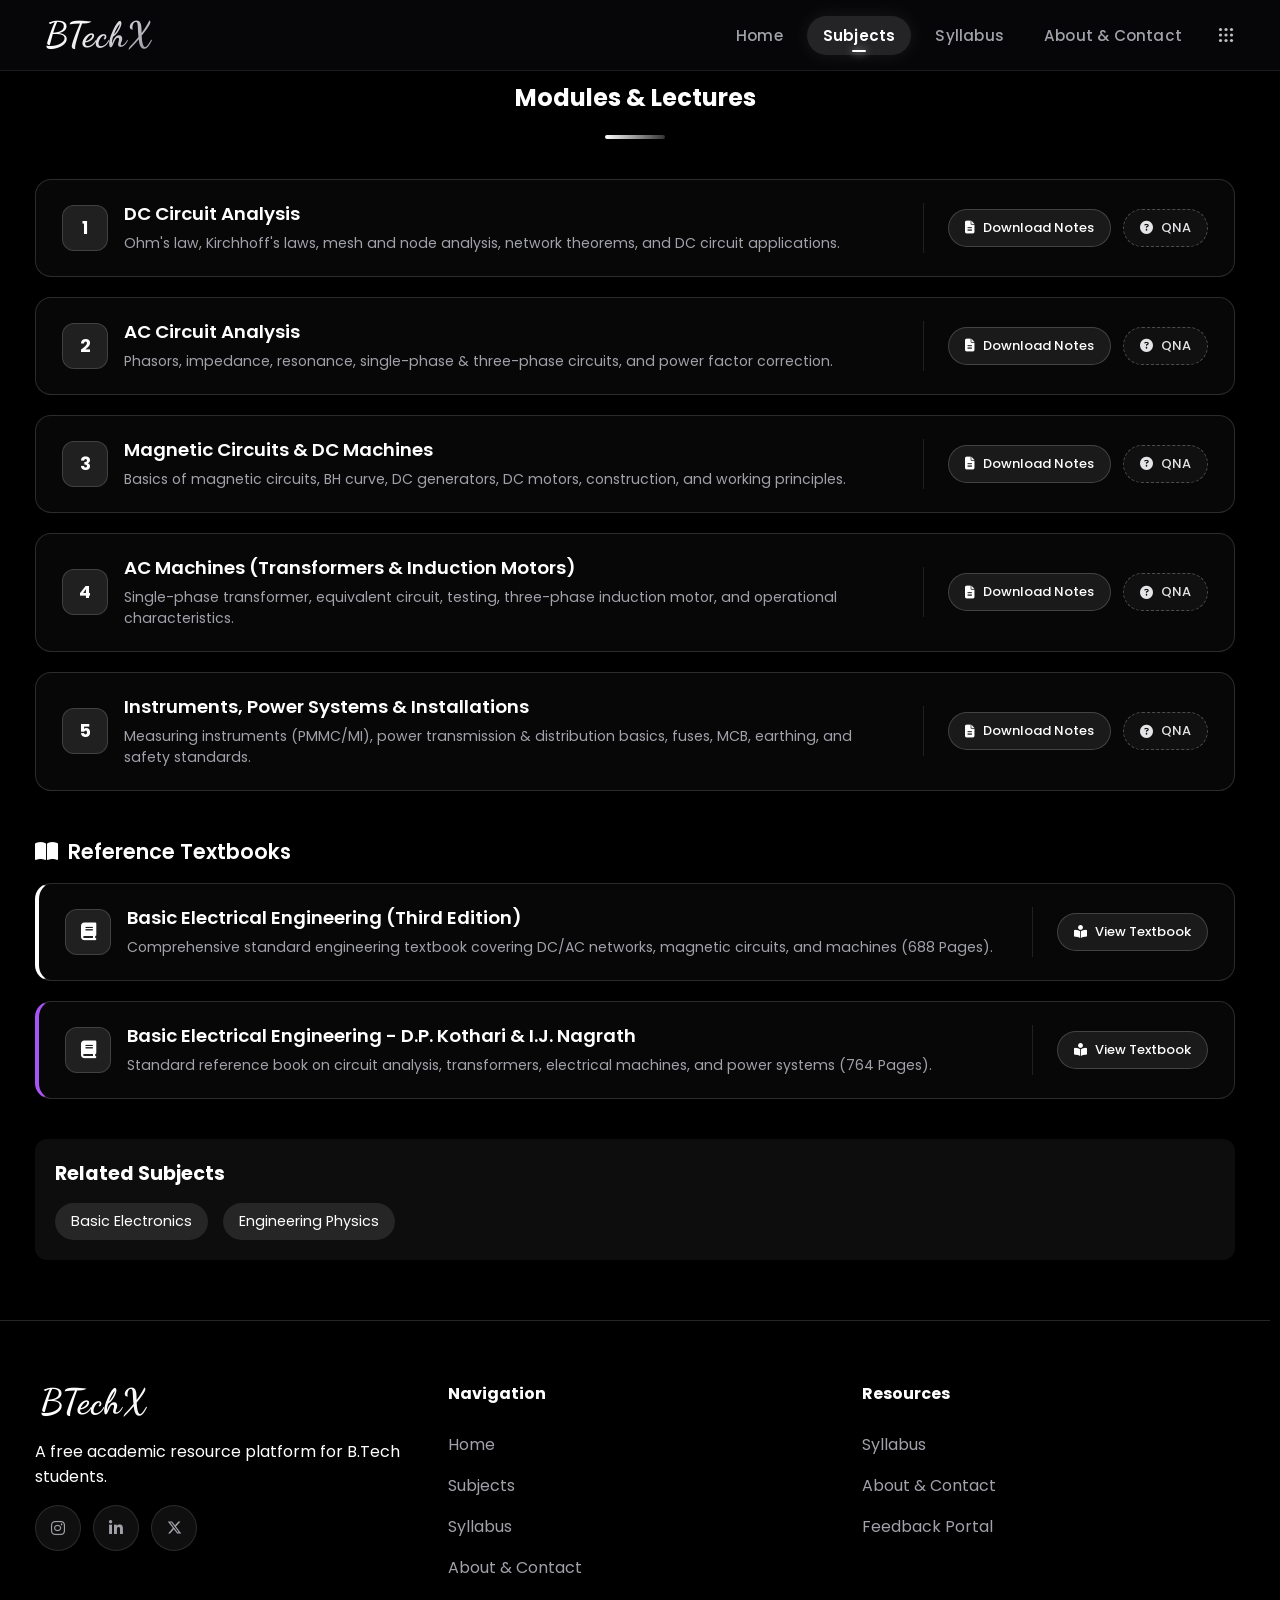
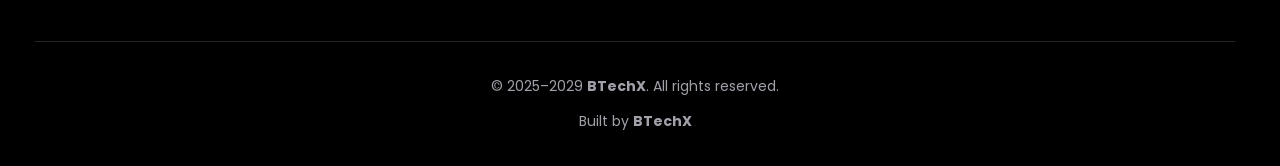
<file: 1stYearSub/bee.html>
<!doctype html>

<html lang="en">

<head>
  <meta charset="utf-8" />
  <meta content="width=device-width, initial-scale=1.0" name="viewport" />
  <title>BEE Notes - BTechX</title>
  <meta
    content="Basic Electrical Engineering (BEE) notes covering DC and AC circuits, network theorems, and machines for BTech."
    name="description" />
  <meta content="BTechX" name="author" />
  <meta content="BEE Notes - BTechX" property="og:title" />
  <meta
    content="Basic Electrical Engineering (BEE) notes covering DC and AC circuits, network theorems, and machines for BTech."
    property="og:description" />
  <meta content="https://btechx.infinityfreeapp.com/logo.png" property="og:image" />
  <meta content="https://btechx.infinityfreeapp.com/1stYearSub/bee.html" property="og:url" />
  <link href="https://fonts.googleapis.com" rel="preconnect" />
  <link crossorigin="" href="https://fonts.gstatic.com" rel="preconnect" />
  <link href="https://fonts.googleapis.com/css2?family=Poppins:wght@300;400;500;600;700&amp;display=swap"
    rel="stylesheet" />
  <meta http-equiv="Cache-Control" content="no-cache, no-store, must-revalidate" />
  <meta http-equiv="Pragma" content="no-cache" />
  <meta http-equiv="Expires" content="0" />
  <link href="https://cdnjs.cloudflare.com/ajax/libs/font-awesome/6.4.0/css/all.min.css" rel="stylesheet" />
  <link href="../styles.css?v=17.1" rel="stylesheet" />
  <link href="https://btechx.infinityfreeapp.com/1stYearSub/bee.html" rel="canonical" />
  <link rel="icon" type="image/png" href="../logo.png?v=7" />

  <script type="application/ld+json">
  {
    "@context": "https://schema.org",
    "@type": "Course",
    "name": "Basic Electrical Engineering",
    "description": "AC/DC circuits, transformers, and electrical machines.",
    "provider": {
      "@type": "Organization",
      "name": "BTechX",
      "sameAs": "https://btechx.infinityfreeapp.com"
    }
  }
  </script>
</head>

<body>
  <!-- Global Shared SVG Defs (Ensures gradients always render on Desktop & Mobile without duplicate ID collisions) -->
  <svg width="0" height="0" style="position: absolute; width: 0; height: 0; overflow: hidden; pointer-events: none;" aria-hidden="true">
    <defs>
      <linearGradient id="neonGradientNav" x1="120" y1="30" x2="955" y2="520" gradientUnits="userSpaceOnUse">
        <stop offset="0%" stop-color="#00f2fe" />
        <stop offset="35%" stop-color="#2563eb" />
        <stop offset="72%" stop-color="#d946ef" />
        <stop offset="100%" stop-color="#ec4899" />
      </linearGradient>
      <linearGradient id="coreGradientNav" x1="120" y1="30" x2="955" y2="520" gradientUnits="userSpaceOnUse">
        <stop offset="0%" stop-color="#ffffff" />
        <stop offset="50%" stop-color="#d8e2ff" />
        <stop offset="100%" stop-color="#ffd6f9" />
      </linearGradient>
    </defs>
  </svg>

  <nav class="navbar">
    <div class="container navbar-inner">
      <div class="navbar-brand">
        <button class="apps-launcher-btn mobile-apps-btn" id="mobileAppsLauncherBtn" type="button" title="Apps" aria-label="Apps">
          <span class="apps-icon-stack">
            <svg class="apps-matrix-icon" width="16" height="16" viewBox="0 0 16 16" fill="currentColor" aria-hidden="true">
              <circle cx="2.5" cy="2.5" r="1.6"></circle>
              <circle cx="8" cy="2.5" r="1.6"></circle>
              <circle cx="13.5" cy="2.5" r="1.6"></circle>
              <circle cx="2.5" cy="8" r="1.6"></circle>
              <circle cx="8" cy="8" r="1.6"></circle>
              <circle cx="13.5" cy="8" r="1.6"></circle>
              <circle cx="2.5" cy="13.5" r="1.6"></circle>
              <circle cx="8" cy="13.5" r="1.6"></circle>
              <circle cx="13.5" cy="13.5" r="1.6"></circle>
            </svg>
            <svg class="apps-neon-icon" width="16" height="16" viewBox="7 -35 1060 1060" fill="none" aria-hidden="true">
              <path d="M 124 35 L 124 195 C 124 275, 165 305, 255 335 C 420 390, 560 442, 692 484 C 560 526, 420 582, 255 645 C 165 680, 124 715, 122 800 L 122 955 C 330 890, 535 765, 622 685 C 785 595, 895 520, 916 499 L 952 484 L 916 469 C 895 440, 785 350, 622 252 C 535 190, 330 95, 124 35 Z" stroke="url(#neonGradientNav)" stroke-width="70" stroke-opacity="0.25" stroke-linejoin="round" />
              <path class="neon-laser-path" pathLength="1000" d="M 124 35 L 124 195 C 124 275, 165 305, 255 335 C 420 390, 560 442, 692 484 C 560 526, 420 582, 255 645 C 165 680, 124 715, 122 800 L 122 955 C 330 890, 535 765, 622 685 C 785 595, 895 520, 916 499 L 952 484 L 916 469 C 895 440, 785 350, 622 252 C 535 190, 330 95, 124 35 Z" stroke="url(#neonGradientNav)" stroke-width="120" stroke-linecap="round" stroke-linejoin="round" />
              <path class="neon-core-path" pathLength="1000" d="M 124 35 L 124 195 C 124 275, 165 305, 255 335 C 420 390, 560 442, 692 484 C 560 526, 420 582, 255 645 C 165 680, 124 715, 122 800 L 122 955 C 330 890, 535 765, 622 685 C 785 595, 895 520, 916 499 L 952 484 L 916 469 C 895 440, 785 350, 622 252 C 535 190, 330 95, 124 35 Z" stroke="url(#coreGradientNav)" stroke-width="50" stroke-linecap="round" stroke-linejoin="round" />
            </svg>
          </span>
        </button>
        <a class="navbar-brand" href="../index.html">
          <span class="logo-text">BTechX</span>
        </a>
      </div>
      <div class="navbar-links">
        <a href="../index.html">Home</a>
        <a class="active" href="../index.html#subjects">Subjects</a>
        <a href="../syllabus.html">Syllabus</a>
        <a href="../about.html">About &amp; Contact</a>
        <div class="apps-launcher-wrapper" id="appsLauncherWrapper">
          <button class="apps-launcher-btn" id="appsLauncherBtn" type="button" title="Apps" aria-label="Apps" aria-expanded="false">
            <span class="apps-icon-stack">
              <svg class="apps-matrix-icon" width="16" height="16" viewBox="0 0 16 16" fill="currentColor" aria-hidden="true">
                <circle cx="2.5" cy="2.5" r="1.6"></circle>
                <circle cx="8" cy="2.5" r="1.6"></circle>
                <circle cx="13.5" cy="2.5" r="1.6"></circle>
                <circle cx="2.5" cy="8" r="1.6"></circle>
                <circle cx="8" cy="8" r="1.6"></circle>
                <circle cx="13.5" cy="8" r="1.6"></circle>
                <circle cx="2.5" cy="13.5" r="1.6"></circle>
                <circle cx="8" cy="13.5" r="1.6"></circle>
                <circle cx="13.5" cy="13.5" r="1.6"></circle>
              </svg>
              <svg class="apps-neon-icon" width="16" height="16" viewBox="7 -35 1060 1060" fill="none" aria-hidden="true">
                <path d="M 124 35 L 124 195 C 124 275, 165 305, 255 335 C 420 390, 560 442, 692 484 C 560 526, 420 582, 255 645 C 165 680, 124 715, 122 800 L 122 955 C 330 890, 535 765, 622 685 C 785 595, 895 520, 916 499 L 952 484 L 916 469 C 895 440, 785 350, 622 252 C 535 190, 330 95, 124 35 Z" stroke="url(#neonGradientNav)" stroke-width="70" stroke-opacity="0.25" stroke-linejoin="round" />
                <path class="neon-laser-path" pathLength="1000" d="M 124 35 L 124 195 C 124 275, 165 305, 255 335 C 420 390, 560 442, 692 484 C 560 526, 420 582, 255 645 C 165 680, 124 715, 122 800 L 122 955 C 330 890, 535 765, 622 685 C 785 595, 895 520, 916 499 L 952 484 L 916 469 C 895 440, 785 350, 622 252 C 535 190, 330 95, 124 35 Z" stroke="url(#neonGradientNav)" stroke-width="120" stroke-linecap="round" stroke-linejoin="round" />
                <path class="neon-core-path" pathLength="1000" d="M 124 35 L 124 195 C 124 275, 165 305, 255 335 C 420 390, 560 442, 692 484 C 560 526, 420 582, 255 645 C 165 680, 124 715, 122 800 L 122 955 C 330 890, 535 765, 622 685 C 785 595, 895 520, 916 499 L 952 484 L 916 469 C 895 440, 785 350, 622 252 C 535 190, 330 95, 124 35 Z" stroke="url(#coreGradientNav)" stroke-width="50" stroke-linecap="round" stroke-linejoin="round" />
              </svg>
            </span>
          </button>
          <div class="apps-launcher-popover" id="appsLauncherPopover" role="dialog" aria-label="DLM Apps Launcher">
            <div class="alp-header">
              <span class="alp-header-title">Apps</span>
            </div>
            <div class="alp-grid">
              <a href="https://angkor-ai-dlm.vercel.app/" target="_blank" rel="noopener noreferrer" class="alp-item" title="Angkor AI">
                <div class="alp-item-icon">
                  <img src="../images/angkor.png" alt="Angkor AI" onerror="this.onerror=null;this.src='https://angkor-ai-dlm.vercel.app/favicon.ico';" />
                </div>
                <span class="alp-item-name">Angkor AI</span>
              </a>
              <a href="https://meta-cleaner-dlm.vercel.app/" target="_blank" rel="noopener noreferrer" class="alp-item" title="MetaCleaner">
                <div class="alp-item-icon">
                  <img src="../images/metacleaner.png" alt="MetaCleaner" onerror="this.onerror=null;this.src='https://meta-cleaner-dlm.vercel.app/favicon.ico';" />
                </div>
                <span class="alp-item-name">MetaCleaner</span>
              </a>
              <a href="https://k6dlm.vercel.app/" target="_blank" rel="noopener noreferrer" class="alp-item" title="K6 Engine — NIFTY 50 Directional Intelligence">
                <div class="alp-item-icon">
                  <img src="../images/k6.png" alt="K6 Engine" onerror="this.onerror=null;this.src='https://k6dlm.vercel.app/favicon.ico';" />
                </div>
                <span class="alp-item-name">K6 Engine</span>
              </a>
              <a href="../index.html" class="alp-item" title="BTechX">
                <div class="alp-item-icon">
                  <img src="../logo.png" alt="BTechX Logo" onerror="this.onerror=null;this.src='../images/btechx.png';this.onerror=function(){this.src='https://raw.githubusercontent.com/py-C0der/yourclg/main/logo.png';};" style="
                    width: 100%;
                    height: 100%;
                    object-fit: cover;
                    border-radius: 50%;
                  ">
                </div>
                <span class="alp-item-name">BTechX</span>
              </a>
            </div>
            <div class="alp-storage-track" id="appsStorageTrack" title="Browser Storage">
              <div class="alp-storage-fill" id="appsStorageFill" style="width: 100%;"></div>
            </div>
          </div>
        </div>
      </div>
      <button aria-label="Toggle menu" class="nav-toggle" id="navToggle">
        <span></span><span></span><span></span>
      </button>
    </div>
  </nav>
  <div class="mobile-menu" id="mobileMenu">
    <div class="mobile-menu-panel">
      <div class="sidebar-header">
        <span class="logo-text">BTechX</span>
        <button class="close-btn" id="closeMenu">×</button>
      </div>
      <a href="../index.html">Home</a>
      <a class="active" href="../index.html#subjects">Subjects</a>
      <a href="../syllabus.html">Syllabus</a>
      <a href="../about.html">About &amp; Contact</a>
    </div>
  </div>
  <section class="modules-section">
    <div class="container">
      <div class="section-header">
        <h2>Modules &amp; Lectures</h2>
        <div class="section-divider"></div>
      </div>
      <div class="module-block" id="module-1">
        <div class="module-block-header">
          <div style="display: flex; align-items: center; gap: 16px">
            <div class="module-num">1</div>
            <div>
              <h3>DC Circuit Analysis</h3>
              <p>
                Ohm's law, Kirchhoff's laws, mesh and node analysis, network
                theorems, and DC circuit applications.
              </p>
            </div>
          </div>
          <div class="btn-group">
            <a class="download-btn" href="../Data/Subjects/1st year/BEE/u1.pdf"><i class="fas fa-file-alt"></i> Download Notes</a>
            <a class="download-btn qna-btn" href="../Data/Subjects/1st year/BEE/qna1.pdf"><i class="fas fa-question-circle"></i> QNA</a>
          </div>
        </div>
      </div>
      <div class="module-block" id="module-2">
        <div class="module-block-header">
          <div style="display: flex; align-items: center; gap: 16px">
            <div class="module-num">2</div>
            <div>
              <h3>AC Circuit Analysis</h3>
              <p>
                Phasors, impedance, resonance, single-phase &amp; three-phase circuits, and power
                factor correction.
              </p>
            </div>
          </div>
          <div class="btn-group">
            <a class="download-btn" href="../Data/Subjects/1st year/BEE/u2.pdf"><i class="fas fa-file-alt"></i> Download Notes</a>
            <a class="download-btn qna-btn" href="../Data/Subjects/1st year/BEE/qna2.pdf"><i class="fas fa-question-circle"></i> QNA</a>
          </div>
        </div>
      </div>
      <div class="module-block" id="module-3">
        <div class="module-block-header">
          <div style="display: flex; align-items: center; gap: 16px">
            <div class="module-num">3</div>
            <div>
              <h3>Magnetic Circuits &amp; DC Machines</h3>
              <p>
                Basics of magnetic circuits, BH curve, DC generators, DC motors,
                construction, and working principles.
              </p>
            </div>
          </div>
          <div class="btn-group">
            <a class="download-btn" href="../Data/Subjects/1st year/BEE/u3.pdf"><i class="fas fa-file-alt"></i> Download Notes</a>
            <a class="download-btn qna-btn" href="../Data/Subjects/1st year/BEE/qna3.pdf"><i class="fas fa-question-circle"></i> QNA</a>
          </div>
        </div>
      </div>
      <div class="module-block" id="module-4">
        <div class="module-block-header">
          <div style="display: flex; align-items: center; gap: 16px">
            <div class="module-num">4</div>
            <div>
              <h3>AC Machines (Transformers &amp; Induction Motors)</h3>
              <p>
                Single-phase transformer, equivalent circuit, testing, three-phase
                induction motor, and operational characteristics.
              </p>
            </div>
          </div>
          <div class="btn-group">
            <a class="download-btn" href="../Data/Subjects/1st year/BEE/u4.pdf"><i class="fas fa-file-alt"></i> Download Notes</a>
            <a class="download-btn qna-btn" href="../Data/Subjects/1st year/BEE/qna4.pdf"><i class="fas fa-question-circle"></i> QNA</a>
          </div>
        </div>
      </div>
      <div class="module-block" id="module-5">
        <div class="module-block-header">
          <div style="display: flex; align-items: center; gap: 16px">
            <div class="module-num">5</div>
            <div>
              <h3>Instruments, Power Systems &amp; Installations</h3>
              <p>
                Measuring instruments (PMMC/MI), power transmission &amp; distribution basics,
                fuses, MCB, earthing, and safety standards.
              </p>
            </div>
          </div>
          <div class="btn-group">
            <a class="download-btn" href="../Data/Subjects/1st year/BEE/u5.pdf"><i class="fas fa-file-alt"></i> Download Notes</a>
            <a class="download-btn qna-btn" href="../Data/Subjects/1st year/BEE/qna5.pdf"><i class="fas fa-question-circle"></i> QNA</a>
          </div>
        </div>
      </div>

      <!-- Reference Textbooks Section -->
      <div style="margin-top: 45px; margin-bottom: 25px;">
        <h3 style="font-size: 1.3rem; font-weight: 600; color: #ffffff; margin-bottom: 16px; display: flex; align-items: center; gap: 10px;">
          <i class="fas fa-book-open" style="color: var(--primary);"></i> Reference Textbooks
        </h3>
        
        <div class="module-block" style="border-left: 4px solid var(--primary, #3b82f6);">
          <div class="module-block-header">
            <div style="display: flex; align-items: center; gap: 16px">
              <div class="module-num" style="background: rgba(255, 255, 255, 0.1);"><i class="fas fa-book"></i></div>
              <div>
                <h3>Basic Electrical Engineering (Third Edition)</h3>
                <p>Comprehensive standard engineering textbook covering DC/AC networks, magnetic circuits, and machines (688 Pages).</p>
              </div>
            </div>
            <div class="btn-group">
              <a class="download-btn" href="../Data/Subjects/1st year/BEE/refference1.pdf"><i class="fas fa-book-reader"></i> View Textbook</a>
            </div>
          </div>
        </div>

        <div class="module-block" style="border-left: 4px solid #a855f7;">
          <div class="module-block-header">
            <div style="display: flex; align-items: center; gap: 16px">
              <div class="module-num" style="background: rgba(255, 255, 255, 0.1);"><i class="fas fa-book"></i></div>
              <div>
                <h3>Basic Electrical Engineering - D.P. Kothari &amp; I.J. Nagrath</h3>
                <p>Standard reference book on circuit analysis, transformers, electrical machines, and power systems (764 Pages).</p>
              </div>
            </div>
            <div class="btn-group">
              <a class="download-btn" href="../Data/Subjects/1st year/BEE/refference2.pdf"><i class="fas fa-book-reader"></i> View Textbook</a>
            </div>
          </div>
        </div>
      </div>
      <div class="related-subjects" style="margin-top: 40px; padding: 20px; background: rgba(255,255,255,0.05); border-radius: 12px;"><h3 style="color: var(--primary); margin-bottom: 15px; font-size: 1.2rem;">Related Subjects</h3><div style="display:flex; gap: 15px; flex-wrap: wrap;"><a href="iee.html" style="color: var(--text); text-decoration: none; padding: 8px 16px; background: rgba(255,255,255,0.1); border-radius: 20px; font-size: 0.9rem; transition: 0.3s;" onmouseover="this.style.background='var(--primary)'" onmouseout="this.style.background='rgba(255,255,255,0.1)'">Basic Electronics</a><a href="physics.html" style="color: var(--text); text-decoration: none; padding: 8px 16px; background: rgba(255,255,255,0.1); border-radius: 20px; font-size: 0.9rem; transition: 0.3s;" onmouseover="this.style.background='var(--primary)'" onmouseout="this.style.background='rgba(255,255,255,0.1)'">Engineering Physics</a></div></div>
    </div>
  </section>
  <footer class="site-footer">
    <div class="container">
      <div class="footer-grid">
        <div class="footer-brand">
          <div class="logo-text">BTechX</div>
          <p>A free academic resource platform for B.Tech students.</p>
          <div class="footer-social">
            <a href="https://www.instagram.com/mr.backbencher.007.in" target="_blank" title="Instagram"><i
                class="fab fa-instagram"></i></a>
            <a href="https://www.linkedin.com/in/subhammoharana2007/?locale=en-US" target="_blank" title="LinkedIn"><i
                class="fab fa-linkedin-in"></i></a>
            <a href="https://x.com/SubhamM17005388" target="_blank" title="X (Twitter)"><svg width="15" height="15" viewBox="0 0 24 24" fill="currentColor"><path d="M18.244 2.25h3.308l-7.227 8.26 8.502 11.24H16.17l-5.214-6.817L4.99 21.75H1.68l7.73-8.835L1.254 2.25H8.08l4.713 6.231zm-1.161 17.52h1.833L7.084 4.126H5.117z"/></svg></a>
          </div>
        </div>
        <div class="footer-col">
          <h4>Navigation</h4>
          <ul>
            <li><a href="../index.html">Home</a></li>
            <li><a href="../index.html#subjects">Subjects</a></li>
            <li><a href="../syllabus.html">Syllabus</a></li>
            <li><a href="../about.html">About &amp; Contact</a></li>
          </ul>
        </div>
        <div class="footer-col">
          <h4>Resources</h4>
          <ul>
            <li><a href="../syllabus.html">Syllabus</a></li>
            <li><a href="../about.html">About &amp; Contact</a></li>
            <li>
              <a href="https://itsme-gilt.vercel.app/contact" target="_blank">Feedback Portal</a>
            </li>
          </ul>
        </div>
      </div>
      <div class="footer-bottom">
        <p>© 2025–2029 <strong>BTechX</strong>. All rights reserved.</p>
        <p>Built by <strong>BTechX</strong></p>
      </div>
    </div>
  </footer>
  <button class="back-to-top" id="backToTop" title="Back to top">
    <i class="fas fa-chevron-up"></i>
  </button>
  <script src="../assets/js/nav.js?v=17.1"></script>
  <script src="../assets/js/pdf-modal.js?v=16.7"></script>
  <script src="../assets/js/version-check.js?v=16.7"></script>
</body>

</html>
</file>
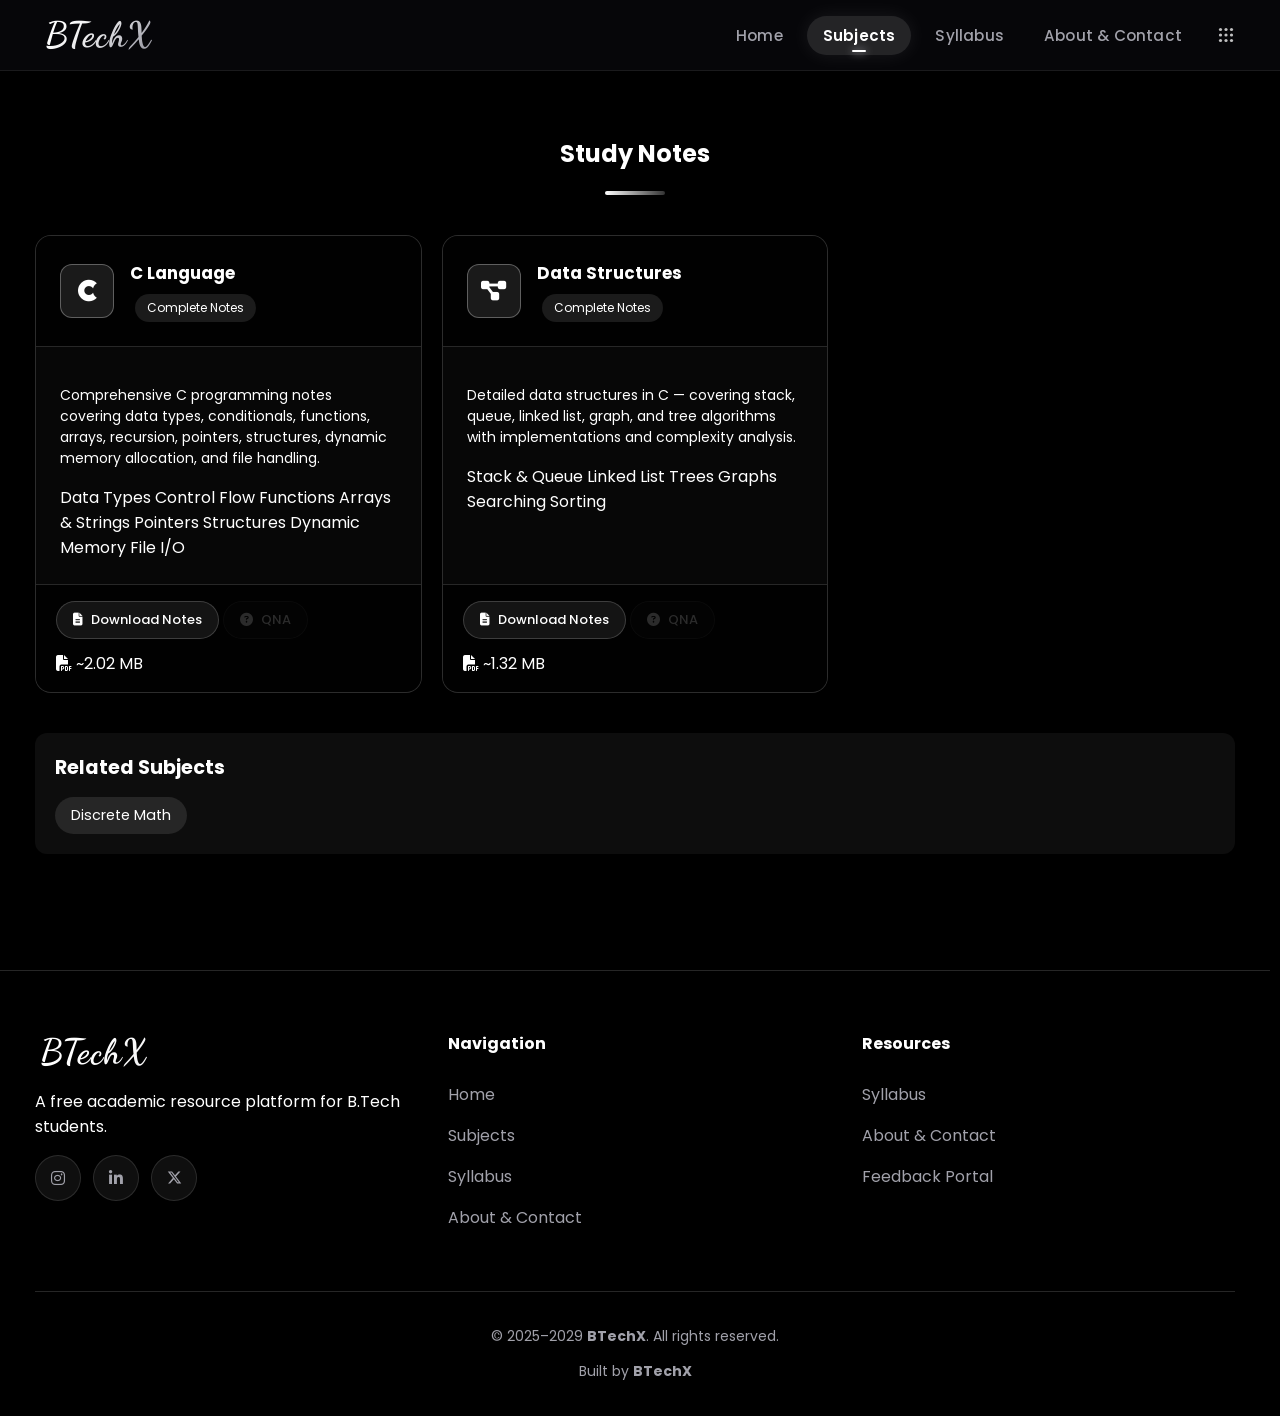
<file: 1stYearSub/cse.html>
<!doctype html>
<html lang="en">

<head>
  <meta charset="UTF-8" />
  <meta name="viewport" content="width=device-width, initial-scale=1.0" />
  <title>CSE Notes - BTechX</title>
  <meta name="description"
    content="CSE study materials — comprehensive C programming and data structures notes for BTech students." />
  <meta name="author" content="BTechX" />
  <meta property="og:title" content="CSE Notes - BTechX" />
  <meta property="og:description"
    content="CSE study materials — comprehensive C programming and data structures notes for BTech students." />
  <meta property="og:image" content="https://btechx.infinityfreeapp.com/logo.png" />
  <meta property="og:url" content="https://btechx.infinityfreeapp.com/1stYearSub/cse.html" />
  <link rel="preconnect" href="https://fonts.googleapis.com" />
  <link rel="preconnect" href="https://fonts.gstatic.com" crossorigin />
  <link href="https://fonts.googleapis.com/css2?family=Poppins:wght@300;400;500;600;700&display=swap"
    rel="stylesheet" />
  <meta http-equiv="Cache-Control" content="no-cache, no-store, must-revalidate" />
  <meta http-equiv="Pragma" content="no-cache" />
  <meta http-equiv="Expires" content="0" />
  <link rel="stylesheet" href="https://cdnjs.cloudflare.com/ajax/libs/font-awesome/6.4.0/css/all.min.css" />
  <link rel="stylesheet" href="../styles.css?v=17.1" />
  <style>
    .notes-section {
      padding: 56px 0;
    }

    .notes-grid {
      display: grid;
      grid-template-columns: repeat(auto-fill, minmax(min(100%, 290px), 1fr));
      gap: 20px;
    }

    .note-card {
      background: var(--bg);
      border: 1.5px solid var(--border);
      border-radius: var(--radius-xl);
      overflow: hidden;
      display: flex;
      flex-direction: column;
      transition: var(--transition);
    }

    .note-card:hover {
      border-color: var(--primary-muted);
      box-shadow: var(--shadow-md);
      transform: translateY(-2px);
    }

    .note-card-header {
      background: var(--bg-alt);
      border-bottom: 1.5px solid var(--border);
      padding: 24px;
      display: flex;
      align-items: center;
      gap: 16px;
    }

    .note-icon {
      width: 52px;
      height: 52px;
      background: var(--primary-light);
      border-radius: var(--radius-lg);
      display: flex;
      align-items: center;
      justify-content: center;
      font-size: 1.4rem;
      color: var(--primary);
      border: 1.5px solid var(--primary-muted);
      flex-shrink: 0;
    }

    .note-card-header h3 {
      font-size: 1.05rem;
      margin-bottom: 4px;
    }

    .note-card-body {
      padding: 24px;
      flex: 1;
    }

    .note-card-body p {
      font-size: 14px;
      margin-bottom: 16px;
    }

    .note-card-footer {
      padding: 16px 20px;
      border-top: 1.5px solid var(--border);
      display: flex;
      align-items: center;
      justify-content: space-between;
      gap: 12px;
      flex-wrap: wrap;
      background: var(--bg-alt);
    }

    .view-btn {
      display: inline-flex;
      align-items: center;
      gap: 7px;
      padding: 9px 18px;
      background: var(--primary);
      color: #000;
      border-radius: var(--radius);
      font-size: 13.5px;
      font-weight: 500;
      transition: var(--transition);
    }

    .view-btn:hover {
      background: #3b82f6;
      color: #fff;
      transform: translateY(-1px);
    }

    @media (max-width: 520px) {
      .note-card-header,
      .note-card-body,
      .note-card-footer {
        padding: 16px;
      }
      .note-card-footer .btn-group {
        width: 100%;
        gap: 8px;
      }
      .note-card-footer .btn-group .download-btn {
        flex: 1;
        justify-content: center;
      }
      .note-card-footer .file-size {
        font-size: 11px;
        margin-top: 4px;
      }
    }
  </style>
  <link rel="canonical" href="https://btechx.infinityfreeapp.com/1stYearSub/cse.html" />
  <link rel="icon" type="image/png" href="../logo.png?v=7" />

  <script type="application/ld+json">
  {
    "@context": "https://schema.org",
    "@type": "Course",
    "name": "Programming for Problem Solving (CSE)",
    "description": "C programming fundamentals and data structures.",
    "provider": {
      "@type": "Organization",
      "name": "BTechX",
      "sameAs": "https://btechx.infinityfreeapp.com"
    }
  }
  </script>
</head>

<body>
  <!-- Global Shared SVG Defs (Ensures gradients always render on Desktop & Mobile without duplicate ID collisions) -->
  <svg width="0" height="0" style="position: absolute; width: 0; height: 0; overflow: hidden; pointer-events: none;" aria-hidden="true">
    <defs>
      <linearGradient id="neonGradientNav" x1="120" y1="30" x2="955" y2="520" gradientUnits="userSpaceOnUse">
        <stop offset="0%" stop-color="#00f2fe" />
        <stop offset="35%" stop-color="#2563eb" />
        <stop offset="72%" stop-color="#d946ef" />
        <stop offset="100%" stop-color="#ec4899" />
      </linearGradient>
      <linearGradient id="coreGradientNav" x1="120" y1="30" x2="955" y2="520" gradientUnits="userSpaceOnUse">
        <stop offset="0%" stop-color="#ffffff" />
        <stop offset="50%" stop-color="#d8e2ff" />
        <stop offset="100%" stop-color="#ffd6f9" />
      </linearGradient>
    </defs>
  </svg>

  <nav class="navbar">
    <div class="container navbar-inner">
      <div class="navbar-brand">
        <button class="apps-launcher-btn mobile-apps-btn" id="mobileAppsLauncherBtn" type="button" title="Apps" aria-label="Apps">
          <span class="apps-icon-stack">
            <svg class="apps-matrix-icon" width="16" height="16" viewBox="0 0 16 16" fill="currentColor" aria-hidden="true">
              <circle cx="2.5" cy="2.5" r="1.6"></circle>
              <circle cx="8" cy="2.5" r="1.6"></circle>
              <circle cx="13.5" cy="2.5" r="1.6"></circle>
              <circle cx="2.5" cy="8" r="1.6"></circle>
              <circle cx="8" cy="8" r="1.6"></circle>
              <circle cx="13.5" cy="8" r="1.6"></circle>
              <circle cx="2.5" cy="13.5" r="1.6"></circle>
              <circle cx="8" cy="13.5" r="1.6"></circle>
              <circle cx="13.5" cy="13.5" r="1.6"></circle>
            </svg>
            <svg class="apps-neon-icon" width="16" height="16" viewBox="7 -35 1060 1060" fill="none" aria-hidden="true">
              <path d="M 124 35 L 124 195 C 124 275, 165 305, 255 335 C 420 390, 560 442, 692 484 C 560 526, 420 582, 255 645 C 165 680, 124 715, 122 800 L 122 955 C 330 890, 535 765, 622 685 C 785 595, 895 520, 916 499 L 952 484 L 916 469 C 895 440, 785 350, 622 252 C 535 190, 330 95, 124 35 Z" stroke="url(#neonGradientNav)" stroke-width="70" stroke-opacity="0.25" stroke-linejoin="round" />
              <path class="neon-laser-path" pathLength="1000" d="M 124 35 L 124 195 C 124 275, 165 305, 255 335 C 420 390, 560 442, 692 484 C 560 526, 420 582, 255 645 C 165 680, 124 715, 122 800 L 122 955 C 330 890, 535 765, 622 685 C 785 595, 895 520, 916 499 L 952 484 L 916 469 C 895 440, 785 350, 622 252 C 535 190, 330 95, 124 35 Z" stroke="url(#neonGradientNav)" stroke-width="120" stroke-linecap="round" stroke-linejoin="round" />
              <path class="neon-core-path" pathLength="1000" d="M 124 35 L 124 195 C 124 275, 165 305, 255 335 C 420 390, 560 442, 692 484 C 560 526, 420 582, 255 645 C 165 680, 124 715, 122 800 L 122 955 C 330 890, 535 765, 622 685 C 785 595, 895 520, 916 499 L 952 484 L 916 469 C 895 440, 785 350, 622 252 C 535 190, 330 95, 124 35 Z" stroke="url(#coreGradientNav)" stroke-width="50" stroke-linecap="round" stroke-linejoin="round" />
            </svg>
          </span>
        </button>
        <a href="../index.html" class="navbar-brand">
          <span class="logo-text">BTechX</span>
        </a>
      </div>
      <div class="navbar-links">
        <a href="../index.html">Home</a>
        <a href="../index.html#subjects" class="active">Subjects</a>
        <a href="../syllabus.html">Syllabus</a>
        <a href="../about.html">About & Contact</a>
        <div class="apps-launcher-wrapper" id="appsLauncherWrapper">
          <button class="apps-launcher-btn" id="appsLauncherBtn" type="button" title="Apps" aria-label="Apps" aria-expanded="false">
            <span class="apps-icon-stack">
              <svg class="apps-matrix-icon" width="16" height="16" viewBox="0 0 16 16" fill="currentColor" aria-hidden="true">
                <circle cx="2.5" cy="2.5" r="1.6"></circle>
                <circle cx="8" cy="2.5" r="1.6"></circle>
                <circle cx="13.5" cy="2.5" r="1.6"></circle>
                <circle cx="2.5" cy="8" r="1.6"></circle>
                <circle cx="8" cy="8" r="1.6"></circle>
                <circle cx="13.5" cy="8" r="1.6"></circle>
                <circle cx="2.5" cy="13.5" r="1.6"></circle>
                <circle cx="8" cy="13.5" r="1.6"></circle>
                <circle cx="13.5" cy="13.5" r="1.6"></circle>
              </svg>
              <svg class="apps-neon-icon" width="16" height="16" viewBox="7 -35 1060 1060" fill="none" aria-hidden="true">
                <path d="M 124 35 L 124 195 C 124 275, 165 305, 255 335 C 420 390, 560 442, 692 484 C 560 526, 420 582, 255 645 C 165 680, 124 715, 122 800 L 122 955 C 330 890, 535 765, 622 685 C 785 595, 895 520, 916 499 L 952 484 L 916 469 C 895 440, 785 350, 622 252 C 535 190, 330 95, 124 35 Z" stroke="url(#neonGradientNav)" stroke-width="70" stroke-opacity="0.25" stroke-linejoin="round" />
                <path class="neon-laser-path" pathLength="1000" d="M 124 35 L 124 195 C 124 275, 165 305, 255 335 C 420 390, 560 442, 692 484 C 560 526, 420 582, 255 645 C 165 680, 124 715, 122 800 L 122 955 C 330 890, 535 765, 622 685 C 785 595, 895 520, 916 499 L 952 484 L 916 469 C 895 440, 785 350, 622 252 C 535 190, 330 95, 124 35 Z" stroke="url(#neonGradientNav)" stroke-width="120" stroke-linecap="round" stroke-linejoin="round" />
                <path class="neon-core-path" pathLength="1000" d="M 124 35 L 124 195 C 124 275, 165 305, 255 335 C 420 390, 560 442, 692 484 C 560 526, 420 582, 255 645 C 165 680, 124 715, 122 800 L 122 955 C 330 890, 535 765, 622 685 C 785 595, 895 520, 916 499 L 952 484 L 916 469 C 895 440, 785 350, 622 252 C 535 190, 330 95, 124 35 Z" stroke="url(#coreGradientNav)" stroke-width="50" stroke-linecap="round" stroke-linejoin="round" />
              </svg>
            </span>
          </button>
          <div class="apps-launcher-popover" id="appsLauncherPopover" role="dialog" aria-label="DLM Apps Launcher">
            <div class="alp-header">
              <span class="alp-header-title">Apps</span>
            </div>
            <div class="alp-grid">
              <a href="https://angkor-ai-dlm.vercel.app/" target="_blank" rel="noopener noreferrer" class="alp-item" title="Angkor AI">
                <div class="alp-item-icon">
                  <img src="../images/angkor.png" alt="Angkor AI" onerror="this.onerror=null;this.src='https://angkor-ai-dlm.vercel.app/favicon.ico';" />
                </div>
                <span class="alp-item-name">Angkor AI</span>
              </a>
              <a href="https://meta-cleaner-dlm.vercel.app/" target="_blank" rel="noopener noreferrer" class="alp-item" title="MetaCleaner">
                <div class="alp-item-icon">
                  <img src="../images/metacleaner.png" alt="MetaCleaner" onerror="this.onerror=null;this.src='https://meta-cleaner-dlm.vercel.app/favicon.ico';" />
                </div>
                <span class="alp-item-name">MetaCleaner</span>
              </a>
              <a href="https://k6dlm.vercel.app/" target="_blank" rel="noopener noreferrer" class="alp-item" title="K6 Engine — NIFTY 50 Directional Intelligence">
                <div class="alp-item-icon">
                  <img src="../images/k6.png" alt="K6 Engine" onerror="this.onerror=null;this.src='https://k6dlm.vercel.app/favicon.ico';" />
                </div>
                <span class="alp-item-name">K6 Engine</span>
              </a>
              <a href="../index.html" class="alp-item" title="BTechX">
                <div class="alp-item-icon">
                  <img src="../logo.png" alt="BTechX Logo" onerror="this.onerror=null;this.src='../images/btechx.png';this.onerror=function(){this.src='https://raw.githubusercontent.com/py-C0der/yourclg/main/logo.png';};" style="
                    width: 100%;
                    height: 100%;
                    object-fit: cover;
                    border-radius: 50%;
                  ">
                </div>
                <span class="alp-item-name">BTechX</span>
              </a>
            </div>
            <div class="alp-storage-track" id="appsStorageTrack" title="Browser Storage">
              <div class="alp-storage-fill" id="appsStorageFill" style="width: 100%;"></div>
            </div>
          </div>
        </div>
      </div>
      <button class="nav-toggle" id="navToggle" aria-label="Toggle menu">
        <span></span><span></span><span></span>
      </button>
    </div>
  </nav>
  <div class="mobile-menu" id="mobileMenu">
    <div class="mobile-menu-panel">
      <div class="sidebar-header">
        <span class="logo-text">BTechX</span>
        <button class="close-btn" id="closeMenu">&times;</button>
      </div>
      <a href="../index.html">Home</a>
      <a href="../index.html#subjects" class="active">Subjects</a>
      <a href="../syllabus.html">Syllabus</a>
      <a href="../about.html">About & Contact</a>
    </div>
  </div>


  <section class="notes-section">
    <div class="container">
      <div class="section-header">
        <h2>Study Notes</h2>
        <div class="section-divider"></div>
      </div>
      <div class="notes-grid">
        <!-- C Language -->
        <div class="note-card" id="c-language">
          <div class="note-card-header">
            <div class="note-icon"><i class="fab fa-cuttlefish"></i></div>
            <div>
              <h3>C Language</h3>
              <div class="badge badge-blue" style="margin-top: 4px">
                Complete Notes
              </div>
            </div>
          </div>
          <div class="note-card-body">
            <p>
              Comprehensive C programming notes covering data types,
              conditionals, functions, arrays, recursion, pointers,
              structures, dynamic memory allocation, and file handling.
            </p>
            <div class="topic-tags">
              <span class="topic-tag">Data Types</span>
              <span class="topic-tag">Control Flow</span>
              <span class="topic-tag">Functions</span>
              <span class="topic-tag">Arrays & Strings</span>
              <span class="topic-tag">Pointers</span>
              <span class="topic-tag">Structures</span>
              <span class="topic-tag">Dynamic Memory</span>
              <span class="topic-tag">File I/O</span>
            </div>
          </div>
          <div class="note-card-footer">
            <div class="btn-group">
              <a href="../Data/Subjects/1st year/CS/C/c.pdf" class="download-btn"><i class="fas fa-file-alt"></i> Download Notes</a>
              <a href="#" class="download-btn qna-btn unavailable disabled" title="QNA not available yet"><i class="fas fa-question-circle"></i> QNA</a>
            </div>
            <span class="file-size"><i class="fas fa-file-pdf"></i> ~2.02 MB</span>
          </div>
        </div>

        <!-- Data Structures -->
        <div class="note-card" id="data-structures">
          <div class="note-card-header">
            <div class="note-icon">
              <i class="fas fa-project-diagram"></i>
            </div>
            <div>
              <h3>Data Structures</h3>
              <div class="badge badge-blue" style="margin-top: 4px">
                Complete Notes
              </div>
            </div>
          </div>
          <div class="note-card-body">
            <p>
              Detailed data structures in C — covering stack, queue, linked
              list, graph, and tree algorithms with implementations and
              complexity analysis.
            </p>
            <div class="topic-tags">
              <span class="topic-tag">Stack & Queue</span>
              <span class="topic-tag">Linked List</span>
              <span class="topic-tag">Trees</span>
              <span class="topic-tag">Graphs</span>
              <span class="topic-tag">Searching</span>
              <span class="topic-tag">Sorting</span>
            </div>
          </div>
          <div class="note-card-footer">
            <div class="btn-group">
              <a href="../Data/Subjects/1st year/CS/C/DataStructure.pdf" class="download-btn"><i class="fas fa-file-alt"></i> Download Notes</a>
              <a href="#" class="download-btn qna-btn unavailable disabled" title="QNA not available yet"><i class="fas fa-question-circle"></i> QNA</a>
            </div>
            <span class="file-size"><i class="fas fa-file-pdf"></i> ~1.32 MB</span>
          </div>
        </div>
      </div>
      <div class="related-subjects" style="margin-top: 40px; padding: 20px; background: rgba(255,255,255,0.05); border-radius: 12px;"><h3 style="color: var(--primary); margin-bottom: 15px; font-size: 1.2rem;">Related Subjects</h3><div style="display:flex; gap: 15px; flex-wrap: wrap;"><a href="../2ndYearSub/dmgt.html" style="color: var(--text); text-decoration: none; padding: 8px 16px; background: rgba(255,255,255,0.1); border-radius: 20px; font-size: 0.9rem; transition: 0.3s;" onmouseover="this.style.background='var(--primary)'" onmouseout="this.style.background='rgba(255,255,255,0.1)'">Discrete Math</a></div></div>
    </div>
  </section>

  <footer class="site-footer">
    <div class="container">
      <div class="footer-grid">
        <div class="footer-brand">
          <div class="logo-text">BTechX</div>
          <p>A free academic resource platform for B.Tech students.</p>
          <div class="footer-social">
            <a href="https://www.instagram.com/mr.backbencher.007.in" target="_blank" title="Instagram"><i
                class="fab fa-instagram"></i></a>
            <a href="https://www.linkedin.com/in/subhammoharana2007/?locale=en-US" target="_blank" title="LinkedIn"><i
                class="fab fa-linkedin-in"></i></a>
            <a href="https://x.com/SubhamM17005388" target="_blank" title="X (Twitter)"><svg width="15" height="15" viewBox="0 0 24 24" fill="currentColor"><path d="M18.244 2.25h3.308l-7.227 8.26 8.502 11.24H16.17l-5.214-6.817L4.99 21.75H1.68l7.73-8.835L1.254 2.25H8.08l4.713 6.231zm-1.161 17.52h1.833L7.084 4.126H5.117z"/></svg></a>
          </div>
        </div>
        <div class="footer-col">
          <h4>Navigation</h4>
          <ul>
            <li><a href="../index.html">Home</a></li>
            <li><a href="../index.html#subjects">Subjects</a></li>
            <li><a href="../syllabus.html">Syllabus</a></li>
            <li><a href="../about.html">About & Contact</a></li>
          </ul>
        </div>
        <div class="footer-col">
          <h4>Resources</h4>
          <ul>
            <li><a href="../syllabus.html">Syllabus</a></li>
            <li><a href="../about.html">About & Contact</a></li>
            <li>
              <a href="https://itsme-gilt.vercel.app/contact" target="_blank">Feedback Portal</a>
            </li>
          </ul>
        </div>
      </div>
      <div class="footer-bottom">
        <p>
          &copy; 2025&ndash;2029 <strong>BTechX</strong>. All rights
          reserved.
        </p>
        <p>Built by <strong>BTechX</strong></p>
      </div>
    </div>
  </footer>
  <button class="back-to-top" id="backToTop" title="Back to top">
    <i class="fas fa-chevron-up"></i>
  </button>
  <script src="../assets/js/nav.js?v=17.1"></script>
  <script src="../assets/js/pdf-modal.js?v=16.7"></script>
  <script src="../assets/js/version-check.js?v=16.7"></script>
</body>

</html>
</file>
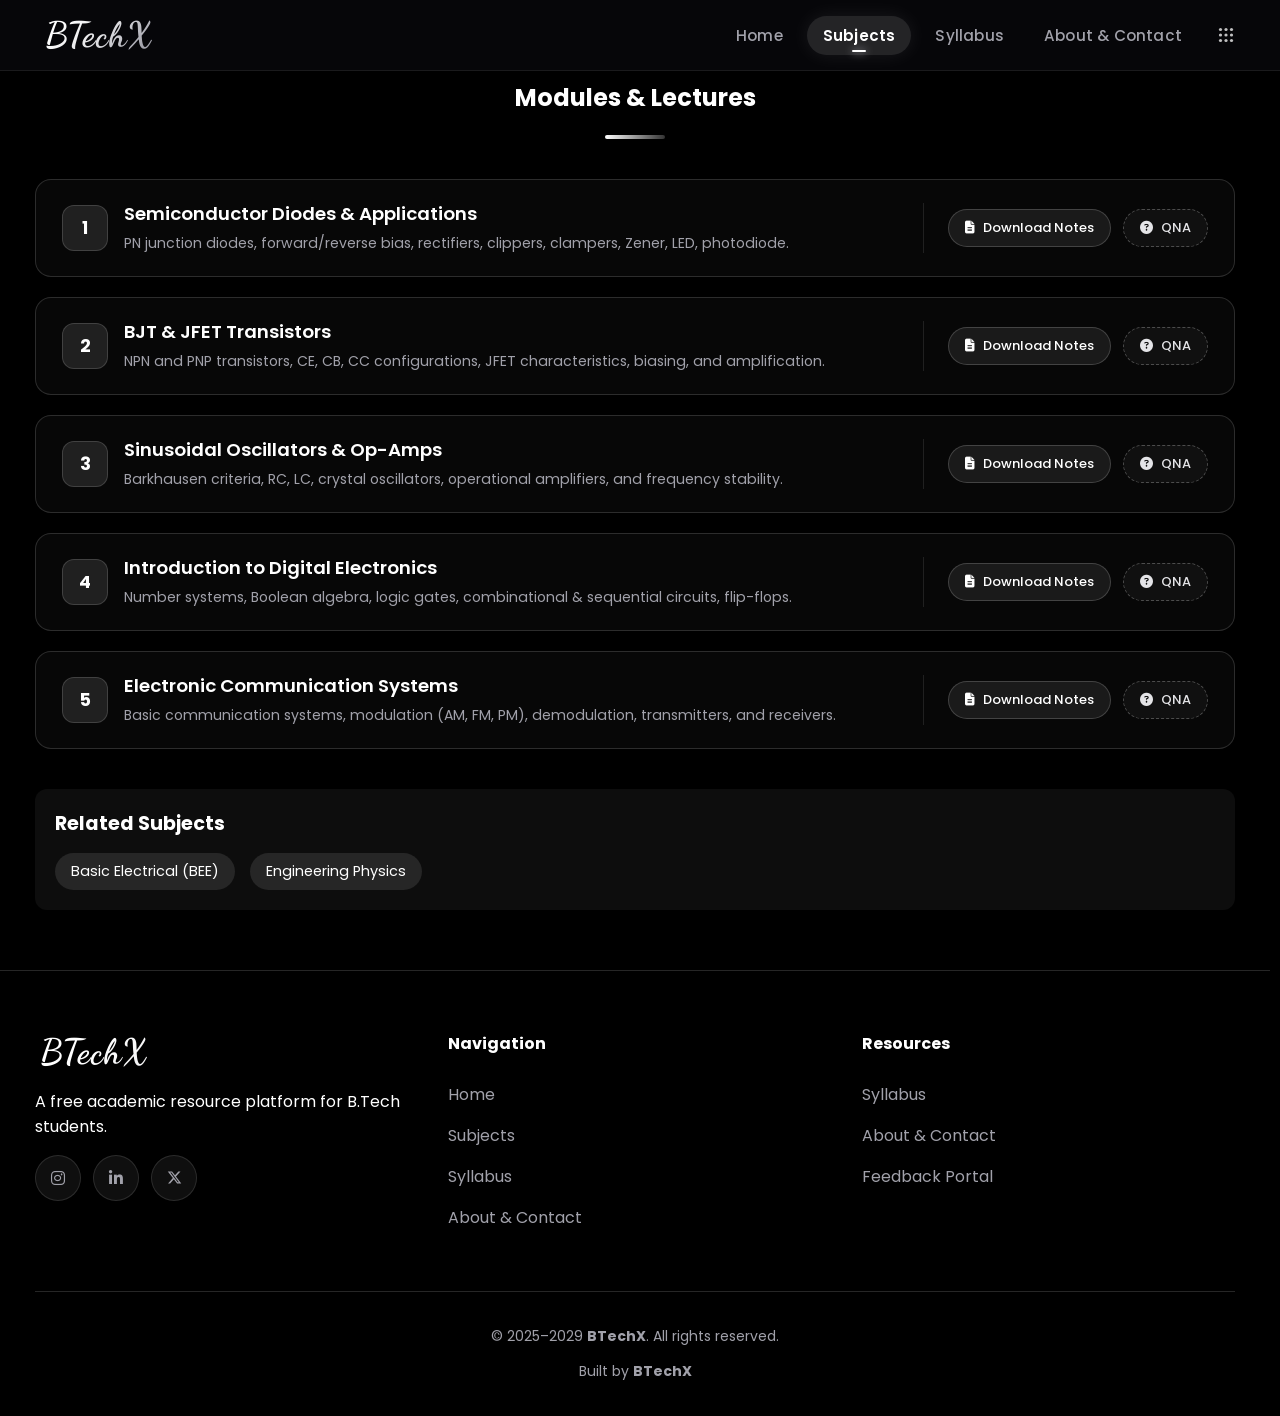
<file: 1stYearSub/iee.html>
<!doctype html>

<html lang="en">
  <head>
    <meta charset="utf-8" />
    <meta content="width=device-width, initial-scale=1.0" name="viewport" />
    <title>Intro to Electronics (IEE) Notes - BTechX</title>
    <meta
      content="Introduction to Electronics Engineering notes on semiconductor diodes, BJT transistors, digital electronics, and communication systems for BTech."
      name="description"
    />
    <meta content="BTechX" name="author" />
    <meta content="Intro to Electronics (IEE) Notes - BTechX" property="og:title" />
    <meta
      content="Introduction to Electronics Engineering notes on semiconductor diodes, BJT transistors, digital electronics, and communication systems for BTech."
      property="og:description"
    />
    <meta
      content="https://btechx.infinityfreeapp.com/logo.png"
      property="og:image"
    />
    <meta
      content="https://btechx.infinityfreeapp.com/1stYearSub/iee.html"
      property="og:url"
    />
    <link href="https://fonts.googleapis.com" rel="preconnect" />
    <link crossorigin="" href="https://fonts.gstatic.com" rel="preconnect" />
    <link
      href="https://fonts.googleapis.com/css2?family=Poppins:wght@300;400;500;600;700&amp;display=swap"
      rel="stylesheet"
    />
    <link
      href="https://cdnjs.cloudflare.com/ajax/libs/font-awesome/6.4.0/css/all.min.css"
      rel="stylesheet"
    />
    <meta http-equiv="Cache-Control" content="no-cache, no-store, must-revalidate" />
    <meta http-equiv="Pragma" content="no-cache" />
    <meta http-equiv="Expires" content="0" />
    <link href="../styles.css?v=17.1" rel="stylesheet" />
    <link
      href="https://btechx.infinityfreeapp.com/1stYearSub/iee.html"
      rel="canonical"
    />
    <link rel="icon" type="image/png" href="../logo.png?v=7" />
  
  <script type="application/ld+json">
  {
    "@context": "https://schema.org",
    "@type": "Course",
    "name": "Basic Electronics Engineering",
    "description": "Semiconductors, diodes, transistors, and logic gates.",
    "provider": {
      "@type": "Organization",
      "name": "BTechX",
      "sameAs": "https://btechx.infinityfreeapp.com"
    }
  }
  </script>
</head>

  <body>
    <!-- Global Shared SVG Defs (Ensures gradients always render on Desktop & Mobile without duplicate ID collisions) -->
    <svg width="0" height="0" style="position: absolute; width: 0; height: 0; overflow: hidden; pointer-events: none;" aria-hidden="true">
      <defs>
        <linearGradient id="neonGradientNav" x1="120" y1="30" x2="955" y2="520" gradientUnits="userSpaceOnUse">
          <stop offset="0%" stop-color="#00f2fe" />
          <stop offset="35%" stop-color="#2563eb" />
          <stop offset="72%" stop-color="#d946ef" />
          <stop offset="100%" stop-color="#ec4899" />
        </linearGradient>
        <linearGradient id="coreGradientNav" x1="120" y1="30" x2="955" y2="520" gradientUnits="userSpaceOnUse">
          <stop offset="0%" stop-color="#ffffff" />
          <stop offset="50%" stop-color="#d8e2ff" />
          <stop offset="100%" stop-color="#ffd6f9" />
        </linearGradient>
      </defs>
    </svg>

    <nav class="navbar">
      <div class="container navbar-inner">
        <div class="navbar-brand">
          <button class="apps-launcher-btn mobile-apps-btn" id="mobileAppsLauncherBtn" type="button" title="Apps" aria-label="Apps">
            <span class="apps-icon-stack">
              <svg class="apps-matrix-icon" width="16" height="16" viewBox="0 0 16 16" fill="currentColor" aria-hidden="true">
                <circle cx="2.5" cy="2.5" r="1.6"></circle>
                <circle cx="8" cy="2.5" r="1.6"></circle>
                <circle cx="13.5" cy="2.5" r="1.6"></circle>
                <circle cx="2.5" cy="8" r="1.6"></circle>
                <circle cx="8" cy="8" r="1.6"></circle>
                <circle cx="13.5" cy="8" r="1.6"></circle>
                <circle cx="2.5" cy="13.5" r="1.6"></circle>
                <circle cx="8" cy="13.5" r="1.6"></circle>
                <circle cx="13.5" cy="13.5" r="1.6"></circle>
              </svg>
              <svg class="apps-neon-icon" width="16" height="16" viewBox="7 -35 1060 1060" fill="none" aria-hidden="true">
                <path d="M 124 35 L 124 195 C 124 275, 165 305, 255 335 C 420 390, 560 442, 692 484 C 560 526, 420 582, 255 645 C 165 680, 124 715, 122 800 L 122 955 C 330 890, 535 765, 622 685 C 785 595, 895 520, 916 499 L 952 484 L 916 469 C 895 440, 785 350, 622 252 C 535 190, 330 95, 124 35 Z" stroke="url(#neonGradientNav)" stroke-width="70" stroke-opacity="0.25" stroke-linejoin="round" />
                <path class="neon-laser-path" pathLength="1000" d="M 124 35 L 124 195 C 124 275, 165 305, 255 335 C 420 390, 560 442, 692 484 C 560 526, 420 582, 255 645 C 165 680, 124 715, 122 800 L 122 955 C 330 890, 535 765, 622 685 C 785 595, 895 520, 916 499 L 952 484 L 916 469 C 895 440, 785 350, 622 252 C 535 190, 330 95, 124 35 Z" stroke="url(#neonGradientNav)" stroke-width="120" stroke-linecap="round" stroke-linejoin="round" />
                <path class="neon-core-path" pathLength="1000" d="M 124 35 L 124 195 C 124 275, 165 305, 255 335 C 420 390, 560 442, 692 484 C 560 526, 420 582, 255 645 C 165 680, 124 715, 122 800 L 122 955 C 330 890, 535 765, 622 685 C 785 595, 895 520, 916 499 L 952 484 L 916 469 C 895 440, 785 350, 622 252 C 535 190, 330 95, 124 35 Z" stroke="url(#coreGradientNav)" stroke-width="50" stroke-linecap="round" stroke-linejoin="round" />
              </svg>
            </span>
          </button>
          <a class="navbar-brand" href="../index.html">
            <span class="logo-text">BTechX</span>
          </a>
        </div>
        <div class="navbar-links">
          <a href="../index.html">Home</a>
          <a class="active" href="../index.html#subjects">Subjects</a>
          <a href="../syllabus.html">Syllabus</a>
          <a href="../about.html">About &amp; Contact</a>
          <div class="apps-launcher-wrapper" id="appsLauncherWrapper">
            <button class="apps-launcher-btn" id="appsLauncherBtn" type="button" title="Apps" aria-label="Apps" aria-expanded="false">
              <span class="apps-icon-stack">
                <svg class="apps-matrix-icon" width="16" height="16" viewBox="0 0 16 16" fill="currentColor" aria-hidden="true">
                  <circle cx="2.5" cy="2.5" r="1.6"></circle>
                  <circle cx="8" cy="2.5" r="1.6"></circle>
                  <circle cx="13.5" cy="2.5" r="1.6"></circle>
                  <circle cx="2.5" cy="8" r="1.6"></circle>
                  <circle cx="8" cy="8" r="1.6"></circle>
                  <circle cx="13.5" cy="8" r="1.6"></circle>
                  <circle cx="2.5" cy="13.5" r="1.6"></circle>
                  <circle cx="8" cy="13.5" r="1.6"></circle>
                  <circle cx="13.5" cy="13.5" r="1.6"></circle>
                </svg>
                <svg class="apps-neon-icon" width="16" height="16" viewBox="7 -35 1060 1060" fill="none" aria-hidden="true">
                  <path d="M 124 35 L 124 195 C 124 275, 165 305, 255 335 C 420 390, 560 442, 692 484 C 560 526, 420 582, 255 645 C 165 680, 124 715, 122 800 L 122 955 C 330 890, 535 765, 622 685 C 785 595, 895 520, 916 499 L 952 484 L 916 469 C 895 440, 785 350, 622 252 C 535 190, 330 95, 124 35 Z" stroke="url(#neonGradientNav)" stroke-width="70" stroke-opacity="0.25" stroke-linejoin="round" />
                  <path class="neon-laser-path" pathLength="1000" d="M 124 35 L 124 195 C 124 275, 165 305, 255 335 C 420 390, 560 442, 692 484 C 560 526, 420 582, 255 645 C 165 680, 124 715, 122 800 L 122 955 C 330 890, 535 765, 622 685 C 785 595, 895 520, 916 499 L 952 484 L 916 469 C 895 440, 785 350, 622 252 C 535 190, 330 95, 124 35 Z" stroke="url(#neonGradientNav)" stroke-width="120" stroke-linecap="round" stroke-linejoin="round" />
                  <path class="neon-core-path" pathLength="1000" d="M 124 35 L 124 195 C 124 275, 165 305, 255 335 C 420 390, 560 442, 692 484 C 560 526, 420 582, 255 645 C 165 680, 124 715, 122 800 L 122 955 C 330 890, 535 765, 622 685 C 785 595, 895 520, 916 499 L 952 484 L 916 469 C 895 440, 785 350, 622 252 C 535 190, 330 95, 124 35 Z" stroke="url(#coreGradientNav)" stroke-width="50" stroke-linecap="round" stroke-linejoin="round" />
                </svg>
              </span>
            </button>
            <div class="apps-launcher-popover" id="appsLauncherPopover" role="dialog" aria-label="DLM Apps Launcher">
              <div class="alp-header">
                <span class="alp-header-title">Apps</span>
              </div>
              <div class="alp-grid">
                <a href="https://angkor-ai-dlm.vercel.app/" target="_blank" rel="noopener noreferrer" class="alp-item" title="Angkor AI">
                  <div class="alp-item-icon">
                    <img src="../images/angkor.png" alt="Angkor AI" onerror="this.onerror=null;this.src='https://angkor-ai-dlm.vercel.app/favicon.ico';" />
                  </div>
                  <span class="alp-item-name">Angkor AI</span>
                </a>
                <a href="https://meta-cleaner-dlm.vercel.app/" target="_blank" rel="noopener noreferrer" class="alp-item" title="MetaCleaner">
                  <div class="alp-item-icon">
                    <img src="../images/metacleaner.png" alt="MetaCleaner" onerror="this.onerror=null;this.src='https://meta-cleaner-dlm.vercel.app/favicon.ico';" />
                  </div>
                  <span class="alp-item-name">MetaCleaner</span>
                </a>
                <a href="https://k6dlm.vercel.app/" target="_blank" rel="noopener noreferrer" class="alp-item" title="K6 Engine — NIFTY 50 Directional Intelligence">
                  <div class="alp-item-icon">
                    <img src="../images/k6.png" alt="K6 Engine" onerror="this.onerror=null;this.src='https://k6dlm.vercel.app/favicon.ico';" />
                  </div>
                  <span class="alp-item-name">K6 Engine</span>
                </a>
                <a href="../index.html" class="alp-item" title="BTechX">
                  <div class="alp-item-icon">
                    <img src="../logo.png" alt="BTechX Logo" onerror="this.onerror=null;this.src='../images/btechx.png';this.onerror=function(){this.src='https://raw.githubusercontent.com/py-C0der/yourclg/main/logo.png';};" style="
                      width: 100%;
                      height: 100%;
                      object-fit: cover;
                      border-radius: 50%;
                    ">
                  </div>
                  <span class="alp-item-name">BTechX</span>
                </a>
              </div>
              <div class="alp-storage-track" id="appsStorageTrack" title="Browser Storage">
                <div class="alp-storage-fill" id="appsStorageFill" style="width: 100%;"></div>
              </div>
            </div>
          </div>
        </div>
        <button aria-label="Toggle menu" class="nav-toggle" id="navToggle">
          <span></span><span></span><span></span>
        </button>
      </div>
    </nav>
    <div class="mobile-menu" id="mobileMenu">
      <div class="mobile-menu-panel">
        <div class="sidebar-header">
          <span class="logo-text">BTechX</span>
          <button class="close-btn" id="closeMenu">×</button>
        </div>
        <a href="../index.html">Home</a>
        <a class="active" href="../index.html#subjects">Subjects</a>
        <a href="../syllabus.html">Syllabus</a>
        <a href="../about.html">About &amp; Contact</a>
      </div>
    </div>
    <section class="modules-section">
      <div class="container">
        <div class="section-header">
          <h2>Modules &amp; Lectures</h2>
          <div class="section-divider"></div>
        </div>
        <div class="module-block" id="module-1">
          <div class="module-block-header">
            <div style="display: flex; align-items: center; gap: 16px">
              <div class="module-num">1</div>
              <div>
                <h3>Semiconductor Diodes &amp; Applications</h3>
                <p>
                  PN junction diodes, forward/reverse bias, rectifiers,
                  clippers, clampers, Zener, LED, photodiode.
                </p>
              </div>
            </div>
          <div class="btn-group">
            <a class="download-btn" href="../Data/Subjects/1st year/IEE/u1.pdf"><i class="fas fa-file-alt"></i> Download Notes</a>
            <a class="download-btn qna-btn" href="../Data/Subjects/1st year/IEE/qna1.pdf"><i class="fas fa-question-circle"></i> QNA</a>
          </div>
        </div>
      </div>
      <div class="module-block" id="module-2">
        <div class="module-block-header">
          <div style="display: flex; align-items: center; gap: 16px">
            <div class="module-num">2</div>
            <div>
              <h3>BJT &amp; JFET Transistors</h3>
              <p>
                NPN and PNP transistors, CE, CB, CC configurations,
                JFET characteristics, biasing, and amplification.
              </p>
            </div>
          </div>
          <div class="btn-group">
            <a class="download-btn" href="../Data/Subjects/1st year/IEE/u2.pdf"><i class="fas fa-file-alt"></i> Download Notes</a>
            <a class="download-btn qna-btn" href="../Data/Subjects/1st year/IEE/qna2.pdf"><i class="fas fa-question-circle"></i> QNA</a>
          </div>
        </div>
      </div>
      <div class="module-block" id="module-3">
        <div class="module-block-header">
          <div style="display: flex; align-items: center; gap: 16px">
            <div class="module-num">3</div>
            <div>
              <h3>Sinusoidal Oscillators &amp; Op-Amps</h3>
              <p>
                Barkhausen criteria, RC, LC, crystal oscillators,
                operational amplifiers, and frequency stability.
              </p>
            </div>
          </div>
          <div class="btn-group">
            <a class="download-btn" href="../Data/Subjects/1st year/IEE/u3.pdf"><i class="fas fa-file-alt"></i> Download Notes</a>
            <a class="download-btn qna-btn" href="../Data/Subjects/1st year/IEE/qna3.pdf"><i class="fas fa-question-circle"></i> QNA</a>
          </div>
        </div>
      </div>
      <div class="module-block" id="module-4">
        <div class="module-block-header">
          <div style="display: flex; align-items: center; gap: 16px">
            <div class="module-num">4</div>
            <div>
              <h3>Introduction to Digital Electronics</h3>
              <p>
                Number systems, Boolean algebra, logic gates, combinational
                &amp; sequential circuits, flip-flops.
              </p>
            </div>
          </div>
          <div class="btn-group">
            <a class="download-btn" href="../Data/Subjects/1st year/IEE/u4.pdf"><i class="fas fa-file-alt"></i> Download Notes</a>
            <a class="download-btn qna-btn" href="../Data/Subjects/1st year/IEE/qna4.pdf"><i class="fas fa-question-circle"></i> QNA</a>
          </div>
        </div>
      </div>
      <div class="module-block" id="module-5">
        <div class="module-block-header">
          <div style="display: flex; align-items: center; gap: 16px">
            <div class="module-num">5</div>
            <div>
              <h3>Electronic Communication Systems</h3>
              <p>
                Basic communication systems, modulation (AM, FM, PM),
                demodulation, transmitters, and receivers.
              </p>
            </div>
          </div>
          <div class="btn-group">
            <a class="download-btn" href="../Data/Subjects/1st year/IEE/u5.pdf"><i class="fas fa-file-alt"></i> Download Notes</a>
            <a class="download-btn qna-btn" href="../Data/Subjects/1st year/IEE/qna5.pdf"><i class="fas fa-question-circle"></i> QNA</a>
          </div>
        </div>
      </div>
      <div class="related-subjects" style="margin-top: 40px; padding: 20px; background: rgba(255,255,255,0.05); border-radius: 12px;">
        <h3 style="color: var(--primary); margin-bottom: 15px; font-size: 1.2rem;">Related Subjects</h3>
        <div style="display:flex; gap: 15px; flex-wrap: wrap;">
          <a href="bee.html" style="color: var(--text); text-decoration: none; padding: 8px 16px; background: rgba(255,255,255,0.1); border-radius: 20px; font-size: 0.9rem; transition: 0.3s;" onmouseover="this.style.background='var(--primary)'" onmouseout="this.style.background='rgba(255,255,255,0.1)'">Basic Electrical (BEE)</a>
          <a href="physics.html" style="color: var(--text); text-decoration: none; padding: 8px 16px; background: rgba(255,255,255,0.1); border-radius: 20px; font-size: 0.9rem; transition: 0.3s;" onmouseover="this.style.background='var(--primary)'" onmouseout="this.style.background='rgba(255,255,255,0.1)'">Engineering Physics</a>
        </div>
      </div>
      </div>
    </section>
    <footer class="site-footer">
      <div class="container">
        <div class="footer-grid">
          <div class="footer-brand">
            <div class="logo-text">BTechX</div>
            <p>A free academic resource platform for B.Tech students.</p>
            <div class="footer-social">
              <a
                href="https://www.instagram.com/mr.backbencher.007.in"
                target="_blank"
                title="Instagram"
                ><i class="fab fa-instagram"></i
              ></a>
              <a
                href="https://www.linkedin.com/in/subhammoharana2007/?locale=en-US"
                target="_blank"
                title="LinkedIn"
                ><i class="fab fa-linkedin-in"></i
              ></a>
              <a
                href="https://x.com/SubhamM17005388"
                target="_blank"
                title="X (Twitter)"
                ><svg width="15" height="15" viewBox="0 0 24 24" fill="currentColor"><path d="M18.244 2.25h3.308l-7.227 8.26 8.502 11.24H16.17l-5.214-6.817L4.99 21.75H1.68l7.73-8.835L1.254 2.25H8.08l4.713 6.231zm-1.161 17.52h1.833L7.084 4.126H5.117z"/></svg></a
              >
            </div>
          </div>
          <div class="footer-col">
            <h4>Navigation</h4>
            <ul>
              <li><a href="../index.html">Home</a></li>
              <li><a href="../index.html#subjects">Subjects</a></li>
              <li><a href="../syllabus.html">Syllabus</a></li>
              <li><a href="../about.html">About &amp; Contact</a></li>
            </ul>
          </div>
          <div class="footer-col">
            <h4>Resources</h4>
            <ul>
              <li><a href="../syllabus.html">Syllabus</a></li>
              <li><a href="../about.html">About &amp; Contact</a></li>
              <li>
                <a href="https://itsme-gilt.vercel.app/contact" target="_blank"
                  >Feedback Portal</a
                >
              </li>
            </ul>
          </div>
        </div>
        <div class="footer-bottom">
          <p>© 2025–2029 <strong>BTechX</strong>. All rights reserved.</p>
          <p>Built by <strong>BTechX</strong></p>
        </div>
      </div>
    </footer>
    <button class="back-to-top" id="backToTop" title="Back to top">
      <i class="fas fa-chevron-up"></i>
    </button>
            <script src="../assets/js/nav.js?v=17.1"></script>
  <script src="../assets/js/pdf-modal.js?v=16.7"></script>
  <script src="../assets/js/version-check.js?v=16.7"></script>
</body>
</html>
</file>
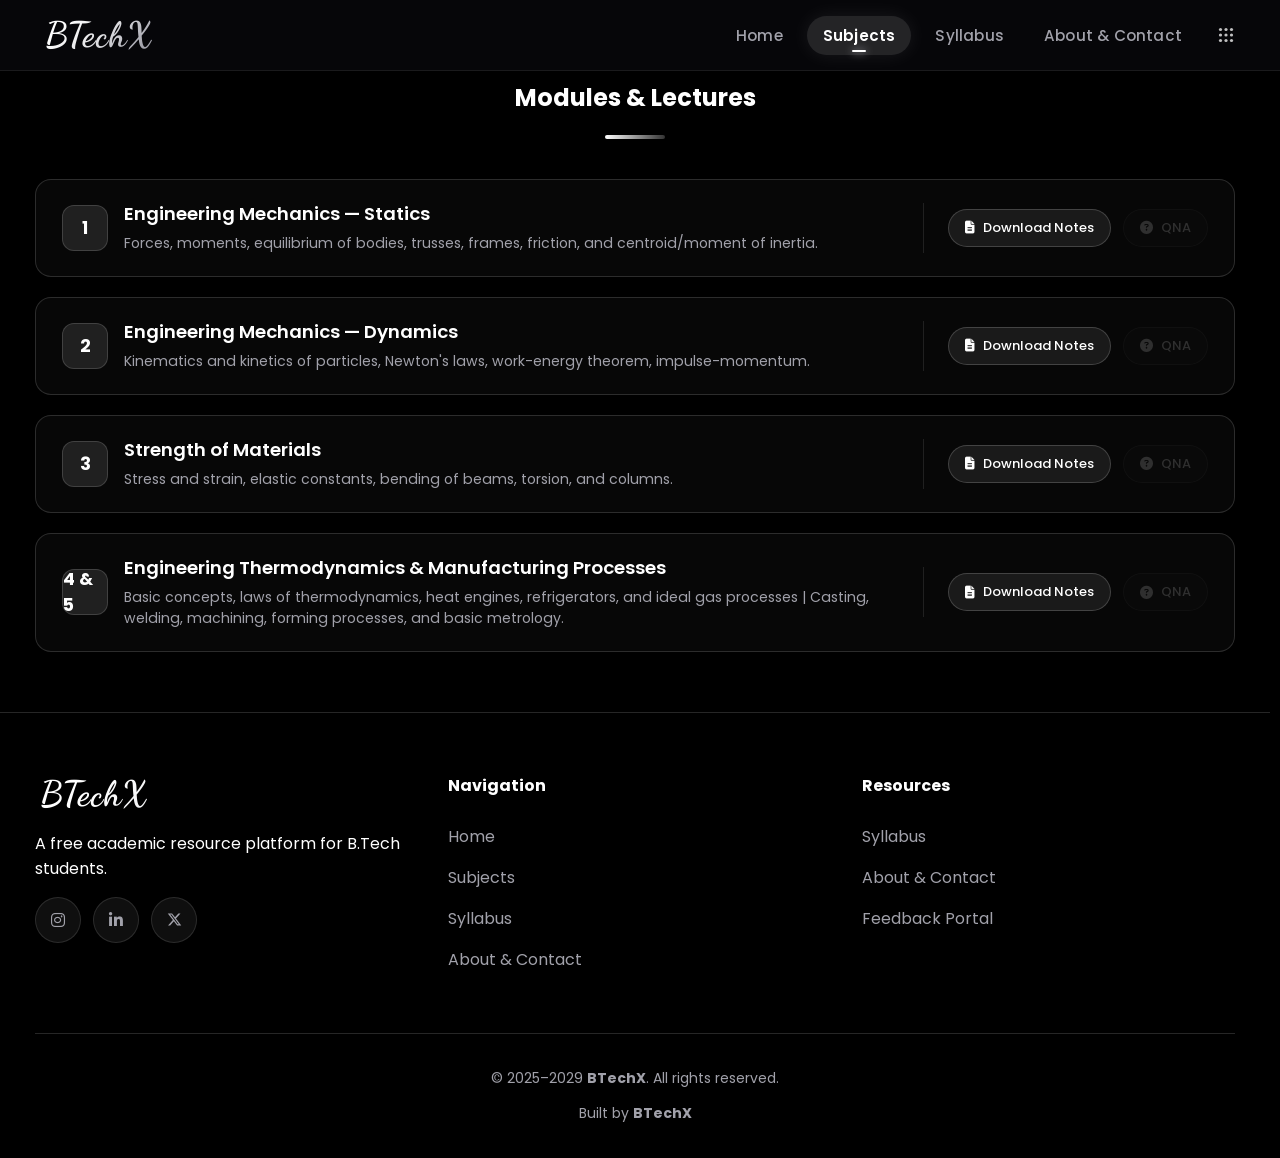
<file: 1stYearSub/ime.html>
<!DOCTYPE html>

<html lang="en">

<head>
  <meta charset="utf-8" />
  <meta content="width=device-width, initial-scale=1.0" name="viewport" />
  <title>IME Notes - BTechX</title>
  <meta
    content="Introduction to Mechanical Engineering notes covering mechanics, statics, dynamics, and thermodynamics for BTech."
    name="description" />
  <meta content="BTechX" name="author" />
  <meta content="IME Notes - BTechX" property="og:title" />
  <meta
    content="Introduction to Mechanical Engineering notes covering mechanics, statics, dynamics, and thermodynamics for BTech."
    property="og:description" />
  <meta content="https://btechx.infinityfreeapp.com/logo.png" property="og:image" />
  <meta content="https://btechx.infinityfreeapp.com/1stYearSub/ime.html" property="og:url" />
  <link href="https://fonts.googleapis.com" rel="preconnect" />
  <link crossorigin="" href="https://fonts.gstatic.com" rel="preconnect" />
  <link href="https://fonts.googleapis.com/css2?family=Poppins:wght@300;400;500;600;700&amp;display=swap"
    rel="stylesheet" />
  <meta http-equiv="Cache-Control" content="no-cache, no-store, must-revalidate" />
  <meta http-equiv="Pragma" content="no-cache" />
  <meta http-equiv="Expires" content="0" />
  <link href="https://cdnjs.cloudflare.com/ajax/libs/font-awesome/6.4.0/css/all.min.css" rel="stylesheet" />
  <link href="../styles.css?v=17.1" rel="stylesheet" />
  <link href="https://btechx.infinityfreeapp.com/1stYearSub/ime.html" rel="canonical" />
  <link rel="icon" type="image/png" href="../logo.png?v=7" />

  <script type="application/ld+json">
  {
    "@context": "https://schema.org",
    "@type": "Course",
    "name": "Engineering Mechanics",
    "description": "Statics, dynamics, and structural analysis principles.",
    "provider": {
      "@type": "Organization",
      "name": "BTechX",
      "sameAs": "https://btechx.infinityfreeapp.com"
    }
  }
  </script>
</head>

<body>
  <!-- Global Shared SVG Defs (Ensures gradients always render on Desktop & Mobile without duplicate ID collisions) -->
  <svg width="0" height="0" style="position: absolute; width: 0; height: 0; overflow: hidden; pointer-events: none;" aria-hidden="true">
    <defs>
      <linearGradient id="neonGradientNav" x1="120" y1="30" x2="955" y2="520" gradientUnits="userSpaceOnUse">
        <stop offset="0%" stop-color="#00f2fe" />
        <stop offset="35%" stop-color="#2563eb" />
        <stop offset="72%" stop-color="#d946ef" />
        <stop offset="100%" stop-color="#ec4899" />
      </linearGradient>
      <linearGradient id="coreGradientNav" x1="120" y1="30" x2="955" y2="520" gradientUnits="userSpaceOnUse">
        <stop offset="0%" stop-color="#ffffff" />
        <stop offset="50%" stop-color="#d8e2ff" />
        <stop offset="100%" stop-color="#ffd6f9" />
      </linearGradient>
    </defs>
  </svg>

  <nav class="navbar">
    <div class="container navbar-inner">
      <div class="navbar-brand">
        <button class="apps-launcher-btn mobile-apps-btn" id="mobileAppsLauncherBtn" type="button" title="Apps" aria-label="Apps">
          <span class="apps-icon-stack">
            <svg class="apps-matrix-icon" width="16" height="16" viewBox="0 0 16 16" fill="currentColor" aria-hidden="true">
              <circle cx="2.5" cy="2.5" r="1.6"></circle>
              <circle cx="8" cy="2.5" r="1.6"></circle>
              <circle cx="13.5" cy="2.5" r="1.6"></circle>
              <circle cx="2.5" cy="8" r="1.6"></circle>
              <circle cx="8" cy="8" r="1.6"></circle>
              <circle cx="13.5" cy="8" r="1.6"></circle>
              <circle cx="2.5" cy="13.5" r="1.6"></circle>
              <circle cx="8" cy="13.5" r="1.6"></circle>
              <circle cx="13.5" cy="13.5" r="1.6"></circle>
            </svg>
            <svg class="apps-neon-icon" width="16" height="16" viewBox="7 -35 1060 1060" fill="none" aria-hidden="true">
              <path d="M 124 35 L 124 195 C 124 275, 165 305, 255 335 C 420 390, 560 442, 692 484 C 560 526, 420 582, 255 645 C 165 680, 124 715, 122 800 L 122 955 C 330 890, 535 765, 622 685 C 785 595, 895 520, 916 499 L 952 484 L 916 469 C 895 440, 785 350, 622 252 C 535 190, 330 95, 124 35 Z" stroke="url(#neonGradientNav)" stroke-width="70" stroke-opacity="0.25" stroke-linejoin="round" />
              <path class="neon-laser-path" pathLength="1000" d="M 124 35 L 124 195 C 124 275, 165 305, 255 335 C 420 390, 560 442, 692 484 C 560 526, 420 582, 255 645 C 165 680, 124 715, 122 800 L 122 955 C 330 890, 535 765, 622 685 C 785 595, 895 520, 916 499 L 952 484 L 916 469 C 895 440, 785 350, 622 252 C 535 190, 330 95, 124 35 Z" stroke="url(#neonGradientNav)" stroke-width="120" stroke-linecap="round" stroke-linejoin="round" />
              <path class="neon-core-path" pathLength="1000" d="M 124 35 L 124 195 C 124 275, 165 305, 255 335 C 420 390, 560 442, 692 484 C 560 526, 420 582, 255 645 C 165 680, 124 715, 122 800 L 122 955 C 330 890, 535 765, 622 685 C 785 595, 895 520, 916 499 L 952 484 L 916 469 C 895 440, 785 350, 622 252 C 535 190, 330 95, 124 35 Z" stroke="url(#coreGradientNav)" stroke-width="50" stroke-linecap="round" stroke-linejoin="round" />
            </svg>
          </span>
        </button>
        <a class="navbar-brand" href="../index.html">
          <span class="logo-text">BTechX</span>
        </a>
      </div>
      <div class="navbar-links">
        <a href="../index.html">Home</a>
        <a class="active" href="../index.html#subjects">Subjects</a>
        <a href="../syllabus.html">Syllabus</a>
        <a href="../about.html">About &amp; Contact</a>
        <div class="apps-launcher-wrapper" id="appsLauncherWrapper">
          <button class="apps-launcher-btn" id="appsLauncherBtn" type="button" title="Apps" aria-label="Apps" aria-expanded="false">
            <span class="apps-icon-stack">
              <svg class="apps-matrix-icon" width="16" height="16" viewBox="0 0 16 16" fill="currentColor" aria-hidden="true">
                <circle cx="2.5" cy="2.5" r="1.6"></circle>
                <circle cx="8" cy="2.5" r="1.6"></circle>
                <circle cx="13.5" cy="2.5" r="1.6"></circle>
                <circle cx="2.5" cy="8" r="1.6"></circle>
                <circle cx="8" cy="8" r="1.6"></circle>
                <circle cx="13.5" cy="8" r="1.6"></circle>
                <circle cx="2.5" cy="13.5" r="1.6"></circle>
                <circle cx="8" cy="13.5" r="1.6"></circle>
                <circle cx="13.5" cy="13.5" r="1.6"></circle>
              </svg>
              <svg class="apps-neon-icon" width="16" height="16" viewBox="7 -35 1060 1060" fill="none" aria-hidden="true">
                <path d="M 124 35 L 124 195 C 124 275, 165 305, 255 335 C 420 390, 560 442, 692 484 C 560 526, 420 582, 255 645 C 165 680, 124 715, 122 800 L 122 955 C 330 890, 535 765, 622 685 C 785 595, 895 520, 916 499 L 952 484 L 916 469 C 895 440, 785 350, 622 252 C 535 190, 330 95, 124 35 Z" stroke="url(#neonGradientNav)" stroke-width="70" stroke-opacity="0.25" stroke-linejoin="round" />
                <path class="neon-laser-path" pathLength="1000" d="M 124 35 L 124 195 C 124 275, 165 305, 255 335 C 420 390, 560 442, 692 484 C 560 526, 420 582, 255 645 C 165 680, 124 715, 122 800 L 122 955 C 330 890, 535 765, 622 685 C 785 595, 895 520, 916 499 L 952 484 L 916 469 C 895 440, 785 350, 622 252 C 535 190, 330 95, 124 35 Z" stroke="url(#neonGradientNav)" stroke-width="120" stroke-linecap="round" stroke-linejoin="round" />
                <path class="neon-core-path" pathLength="1000" d="M 124 35 L 124 195 C 124 275, 165 305, 255 335 C 420 390, 560 442, 692 484 C 560 526, 420 582, 255 645 C 165 680, 124 715, 122 800 L 122 955 C 330 890, 535 765, 622 685 C 785 595, 895 520, 916 499 L 952 484 L 916 469 C 895 440, 785 350, 622 252 C 535 190, 330 95, 124 35 Z" stroke="url(#coreGradientNav)" stroke-width="50" stroke-linecap="round" stroke-linejoin="round" />
              </svg>
            </span>
          </button>
          <div class="apps-launcher-popover" id="appsLauncherPopover" role="dialog" aria-label="DLM Apps Launcher">
            <div class="alp-header">
              <span class="alp-header-title">Apps</span>
            </div>
            <div class="alp-grid">
              <a href="https://angkor-ai-dlm.vercel.app/" target="_blank" rel="noopener noreferrer" class="alp-item" title="Angkor AI">
                <div class="alp-item-icon">
                  <img src="../images/angkor.png" alt="Angkor AI" onerror="this.onerror=null;this.src='https://angkor-ai-dlm.vercel.app/favicon.ico';" />
                </div>
                <span class="alp-item-name">Angkor AI</span>
              </a>
              <a href="https://meta-cleaner-dlm.vercel.app/" target="_blank" rel="noopener noreferrer" class="alp-item" title="MetaCleaner">
                <div class="alp-item-icon">
                  <img src="../images/metacleaner.png" alt="MetaCleaner" onerror="this.onerror=null;this.src='https://meta-cleaner-dlm.vercel.app/favicon.ico';" />
                </div>
                <span class="alp-item-name">MetaCleaner</span>
              </a>
              <a href="https://k6dlm.vercel.app/" target="_blank" rel="noopener noreferrer" class="alp-item" title="K6 Engine — NIFTY 50 Directional Intelligence">
                <div class="alp-item-icon">
                  <img src="../images/k6.png" alt="K6 Engine" onerror="this.onerror=null;this.src='https://k6dlm.vercel.app/favicon.ico';" />
                </div>
                <span class="alp-item-name">K6 Engine</span>
              </a>
              <a href="../index.html" class="alp-item" title="BTechX">
                <div class="alp-item-icon">
                  <img src="../logo.png" alt="BTechX Logo" onerror="this.onerror=null;this.src='../images/btechx.png';this.onerror=function(){this.src='https://raw.githubusercontent.com/py-C0der/yourclg/main/logo.png';};" style="
                    width: 100%;
                    height: 100%;
                    object-fit: cover;
                    border-radius: 50%;
                  ">
                </div>
                <span class="alp-item-name">BTechX</span>
              </a>
            </div>
            <div class="alp-storage-track" id="appsStorageTrack" title="Browser Storage">
              <div class="alp-storage-fill" id="appsStorageFill" style="width: 100%;"></div>
            </div>
          </div>
        </div>
      </div>
      <button aria-label="Toggle menu" class="nav-toggle" id="navToggle">
        <span></span><span></span><span></span>
      </button>
    </div>
  </nav>
  <div class="mobile-menu" id="mobileMenu">
    <div class="mobile-menu-panel">
      <div class="sidebar-header">
        <span class="logo-text">BTechX</span>
        <button class="close-btn" id="closeMenu">×</button>
      </div>
      <a href="../index.html">Home</a>
      <a class="active" href="../index.html#subjects">Subjects</a>
      <a href="../syllabus.html">Syllabus</a>
      <a href="../about.html">About &amp; Contact</a>
    </div>
  </div>
  <section class="modules-section">
    <div class="container">
      <div class="section-header">
        <h2>Modules &amp; Lectures</h2>
        <div class="section-divider"></div>
      </div>
      <div class="module-block" id="module-1">
        <div class="module-block-header">
          <div style="display:flex; align-items:center; gap:16px;">
            <div class="module-num">1</div>
            <div>
              <h3>Engineering Mechanics — Statics</h3>
              <p>Forces, moments, equilibrium of bodies, trusses, frames, friction, and centroid/moment of inertia.</p>
            </div>
          </div>
          <div class="btn-group">
            <a class="download-btn" href="../Data/Subjects/1st year/IME/Unit1.pdf"><i class="fas fa-file-alt"></i> Download Notes</a>
            <a class="download-btn qna-btn unavailable disabled" href="#" title="QNA not available yet"><i class="fas fa-question-circle"></i> QNA</a>
          </div>
        </div>

      </div>
      <div class="module-block" id="module-2">
        <div class="module-block-header">
          <div style="display:flex; align-items:center; gap:16px;">
            <div class="module-num">2</div>
            <div>
              <h3>Engineering Mechanics — Dynamics</h3>
              <p>Kinematics and kinetics of particles, Newton's laws, work-energy theorem, impulse-momentum.</p>
            </div>
          </div>
          <div class="btn-group">
            <a class="download-btn" href="../Data/Subjects/1st year/IME/Unit2.pdf"><i class="fas fa-file-alt"></i> Download Notes</a>
            <a class="download-btn qna-btn unavailable disabled" href="#" title="QNA not available yet"><i class="fas fa-question-circle"></i> QNA</a>
          </div>
        </div>

      </div>
      <div class="module-block" id="module-3">
        <div class="module-block-header">
          <div style="display:flex; align-items:center; gap:16px;">
            <div class="module-num">3</div>
            <div>
              <h3>Strength of Materials</h3>
              <p>Stress and strain, elastic constants, bending of beams, torsion, and columns.</p>
            </div>
          </div>
          <div class="btn-group">
            <a class="download-btn" href="../Data/Subjects/1st year/IME/Unit3.pdf"><i class="fas fa-file-alt"></i> Download Notes</a>
            <a class="download-btn qna-btn unavailable disabled" href="#" title="QNA not available yet"><i class="fas fa-question-circle"></i> QNA</a>
          </div>
        </div>

      </div>
      <div class="module-block" id="module-4">
        <div class="module-block-header">
          <div style="display:flex; align-items:center; gap:16px;">
            <div class="module-num">4 & 5</div>
            <div>
              <h3>Engineering Thermodynamics & Manufacturing Processes</h3>
              <p>Basic concepts, laws of thermodynamics, heat engines, refrigerators, and ideal gas processes | Casting,
                welding, machining, forming processes, and basic metrology.</p>
            </div>
          </div>
          <div class="btn-group">
            <a class="download-btn" href="../Data/Subjects/1st year/IME/Unit45.pdf"><i class="fas fa-file-alt"></i> Download Notes</a>
            <a class="download-btn qna-btn unavailable disabled" href="#" title="QNA not available yet"><i class="fas fa-question-circle"></i> QNA</a>
          </div>
        </div>

      </div>
  </section>
  <footer class="site-footer">
    <div class="container">
      <div class="footer-grid">
        <div class="footer-brand">
          <div class="logo-text">BTechX</div>
          <p>A free academic resource platform for B.Tech students.</p>
          <div class="footer-social">
            <a href="https://www.instagram.com/mr.backbencher.007.in" target="_blank" title="Instagram"><i
                class="fab fa-instagram"></i></a>
            <a href="https://www.linkedin.com/in/subhammoharana2007/?locale=en-US" target="_blank" title="LinkedIn"><i
                class="fab fa-linkedin-in"></i></a>
            <a href="https://x.com/SubhamM17005388" target="_blank" title="X (Twitter)"><svg width="15" height="15" viewBox="0 0 24 24" fill="currentColor"><path d="M18.244 2.25h3.308l-7.227 8.26 8.502 11.24H16.17l-5.214-6.817L4.99 21.75H1.68l7.73-8.835L1.254 2.25H8.08l4.713 6.231zm-1.161 17.52h1.833L7.084 4.126H5.117z"/></svg></a>
          </div>
        </div>
        <div class="footer-col">
          <h4>Navigation</h4>
          <ul>
            <li><a href="../index.html">Home</a></li>
            <li><a href="../index.html#subjects">Subjects</a></li>
            <li><a href="../syllabus.html">Syllabus</a></li>
            <li><a href="../about.html">About &amp; Contact</a></li>
          </ul>
        </div>
        <div class="footer-col">
          <h4>Resources</h4>
          <ul>
            <li><a href="../syllabus.html">Syllabus</a></li>
            <li><a href="../about.html">About &amp; Contact</a></li>
            <li><a href="https://itsme-gilt.vercel.app/contact" target="_blank">Feedback Portal</a></li>
          </ul>
        </div>
      </div>
      <div class="footer-bottom">
        <p>© 2025–2029 <strong>BTechX</strong>. All rights reserved.</p>
        <p>Built by <strong>BTechX</strong></p>
      </div>
    </div>
  </footer>
  <button class="back-to-top" id="backToTop" title="Back to top"><i class="fas fa-chevron-up"></i></button>
  <script src="../assets/js/nav.js?v=17.1"></script>
  <script src="../assets/js/pdf-modal.js?v=16.7"></script>
  <script src="../assets/js/version-check.js?v=16.7"></script>
</body>

</html>
</file>
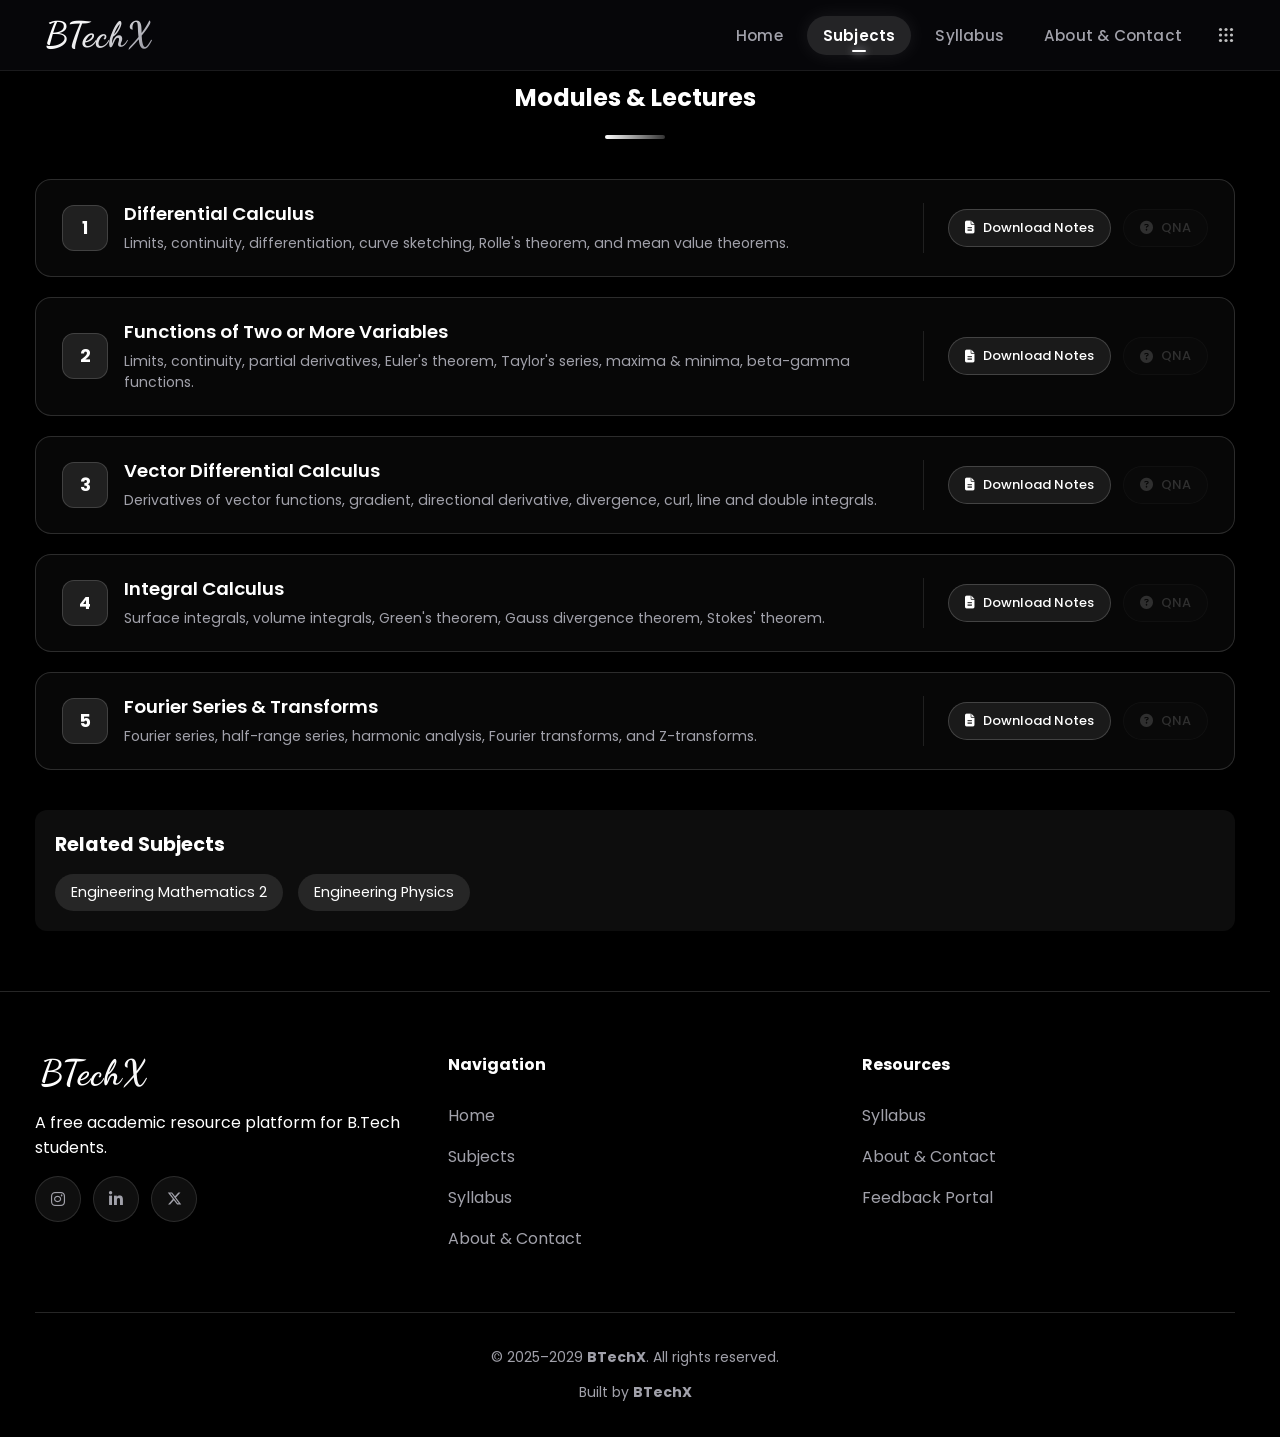
<file: 1stYearSub/math1.html>
<!doctype html>

<html lang="en">

<head>
  <meta charset="utf-8" />
  <meta content="width=device-width, initial-scale=1.0" name="viewport" />
  <title>Engineering Mathematics 1 - BTechX</title>
  <meta
    content="Engineering Mathematics 1 notes covering differential calculus, multivariable functions, and vector calculus for BTech."
    name="description" />
  <meta content="BTechX" name="author" />
  <meta content="Engineering Mathematics 1 - BTechX" property="og:title" />
  <meta
    content="Engineering Mathematics 1 notes covering differential calculus, multivariable functions, and vector calculus for BTech."
    property="og:description" />
  <meta content="https://btechx.infinityfreeapp.com/logo.png" property="og:image" />
  <meta content="https://btechx.infinityfreeapp.com/1stYearSub/math1.html" property="og:url" />
  <link href="https://fonts.googleapis.com" rel="preconnect" />
  <link crossorigin="" href="https://fonts.gstatic.com" rel="preconnect" />
  <link href="https://fonts.googleapis.com/css2?family=Poppins:wght@300;400;500;600;700&amp;display=swap"
    rel="stylesheet" />
  <meta http-equiv="Cache-Control" content="no-cache, no-store, must-revalidate" />
  <meta http-equiv="Pragma" content="no-cache" />
  <meta http-equiv="Expires" content="0" />
  <link href="https://cdnjs.cloudflare.com/ajax/libs/font-awesome/6.4.0/css/all.min.css" rel="stylesheet" />
  <link href="../styles.css?v=17.1" rel="stylesheet" />
  <link href="https://btechx.infinityfreeapp.com/1stYearSub/math1.html" rel="canonical" />
  <link rel="icon" type="image/png" href="../logo.png?v=7" />

  <script type="application/ld+json">
  {
    "@context": "https://schema.org",
    "@type": "Course",
    "name": "Engineering Mathematics 1",
    "description": "Differential calculus, multivariable functions, and vector calculus.",
    "provider": {
      "@type": "Organization",
      "name": "BTechX",
      "sameAs": "https://btechx.infinityfreeapp.com"
    }
  }
  </script>
</head>

<body>
  <!-- Global Shared SVG Defs (Ensures gradients always render on Desktop & Mobile without duplicate ID collisions) -->
  <svg width="0" height="0" style="position: absolute; width: 0; height: 0; overflow: hidden; pointer-events: none;" aria-hidden="true">
    <defs>
      <linearGradient id="neonGradientNav" x1="120" y1="30" x2="955" y2="520" gradientUnits="userSpaceOnUse">
        <stop offset="0%" stop-color="#00f2fe" />
        <stop offset="35%" stop-color="#2563eb" />
        <stop offset="72%" stop-color="#d946ef" />
        <stop offset="100%" stop-color="#ec4899" />
      </linearGradient>
      <linearGradient id="coreGradientNav" x1="120" y1="30" x2="955" y2="520" gradientUnits="userSpaceOnUse">
        <stop offset="0%" stop-color="#ffffff" />
        <stop offset="50%" stop-color="#d8e2ff" />
        <stop offset="100%" stop-color="#ffd6f9" />
      </linearGradient>
    </defs>
  </svg>

  <nav class="navbar">
    <div class="container navbar-inner">
      <div class="navbar-brand">
        <button class="apps-launcher-btn mobile-apps-btn" id="mobileAppsLauncherBtn" type="button" title="Apps" aria-label="Apps">
          <span class="apps-icon-stack">
            <svg class="apps-matrix-icon" width="16" height="16" viewBox="0 0 16 16" fill="currentColor" aria-hidden="true">
              <circle cx="2.5" cy="2.5" r="1.6"></circle>
              <circle cx="8" cy="2.5" r="1.6"></circle>
              <circle cx="13.5" cy="2.5" r="1.6"></circle>
              <circle cx="2.5" cy="8" r="1.6"></circle>
              <circle cx="8" cy="8" r="1.6"></circle>
              <circle cx="13.5" cy="8" r="1.6"></circle>
              <circle cx="2.5" cy="13.5" r="1.6"></circle>
              <circle cx="8" cy="13.5" r="1.6"></circle>
              <circle cx="13.5" cy="13.5" r="1.6"></circle>
            </svg>
            <svg class="apps-neon-icon" width="16" height="16" viewBox="7 -35 1060 1060" fill="none" aria-hidden="true">
              <path d="M 124 35 L 124 195 C 124 275, 165 305, 255 335 C 420 390, 560 442, 692 484 C 560 526, 420 582, 255 645 C 165 680, 124 715, 122 800 L 122 955 C 330 890, 535 765, 622 685 C 785 595, 895 520, 916 499 L 952 484 L 916 469 C 895 440, 785 350, 622 252 C 535 190, 330 95, 124 35 Z" stroke="url(#neonGradientNav)" stroke-width="70" stroke-opacity="0.25" stroke-linejoin="round" />
              <path class="neon-laser-path" pathLength="1000" d="M 124 35 L 124 195 C 124 275, 165 305, 255 335 C 420 390, 560 442, 692 484 C 560 526, 420 582, 255 645 C 165 680, 124 715, 122 800 L 122 955 C 330 890, 535 765, 622 685 C 785 595, 895 520, 916 499 L 952 484 L 916 469 C 895 440, 785 350, 622 252 C 535 190, 330 95, 124 35 Z" stroke="url(#neonGradientNav)" stroke-width="120" stroke-linecap="round" stroke-linejoin="round" />
              <path class="neon-core-path" pathLength="1000" d="M 124 35 L 124 195 C 124 275, 165 305, 255 335 C 420 390, 560 442, 692 484 C 560 526, 420 582, 255 645 C 165 680, 124 715, 122 800 L 122 955 C 330 890, 535 765, 622 685 C 785 595, 895 520, 916 499 L 952 484 L 916 469 C 895 440, 785 350, 622 252 C 535 190, 330 95, 124 35 Z" stroke="url(#coreGradientNav)" stroke-width="50" stroke-linecap="round" stroke-linejoin="round" />
            </svg>
          </span>
        </button>
        <a class="navbar-brand" href="../index.html">
          <span class="logo-text">BTechX</span>
        </a>
      </div>
      <div class="navbar-links">
        <a href="../index.html">Home</a>
        <a class="active" href="../index.html#subjects">Subjects</a>
        <a href="../syllabus.html">Syllabus</a>
        <a href="../about.html">About &amp; Contact</a>
        <div class="apps-launcher-wrapper" id="appsLauncherWrapper">
          <button class="apps-launcher-btn" id="appsLauncherBtn" type="button" title="Apps" aria-label="Apps" aria-expanded="false">
            <span class="apps-icon-stack">
              <svg class="apps-matrix-icon" width="16" height="16" viewBox="0 0 16 16" fill="currentColor" aria-hidden="true">
                <circle cx="2.5" cy="2.5" r="1.6"></circle>
                <circle cx="8" cy="2.5" r="1.6"></circle>
                <circle cx="13.5" cy="2.5" r="1.6"></circle>
                <circle cx="2.5" cy="8" r="1.6"></circle>
                <circle cx="8" cy="8" r="1.6"></circle>
                <circle cx="13.5" cy="8" r="1.6"></circle>
                <circle cx="2.5" cy="13.5" r="1.6"></circle>
                <circle cx="8" cy="13.5" r="1.6"></circle>
                <circle cx="13.5" cy="13.5" r="1.6"></circle>
              </svg>
              <svg class="apps-neon-icon" width="16" height="16" viewBox="7 -35 1060 1060" fill="none" aria-hidden="true">
                <path d="M 124 35 L 124 195 C 124 275, 165 305, 255 335 C 420 390, 560 442, 692 484 C 560 526, 420 582, 255 645 C 165 680, 124 715, 122 800 L 122 955 C 330 890, 535 765, 622 685 C 785 595, 895 520, 916 499 L 952 484 L 916 469 C 895 440, 785 350, 622 252 C 535 190, 330 95, 124 35 Z" stroke="url(#neonGradientNav)" stroke-width="70" stroke-opacity="0.25" stroke-linejoin="round" />
                <path class="neon-laser-path" pathLength="1000" d="M 124 35 L 124 195 C 124 275, 165 305, 255 335 C 420 390, 560 442, 692 484 C 560 526, 420 582, 255 645 C 165 680, 124 715, 122 800 L 122 955 C 330 890, 535 765, 622 685 C 785 595, 895 520, 916 499 L 952 484 L 916 469 C 895 440, 785 350, 622 252 C 535 190, 330 95, 124 35 Z" stroke="url(#neonGradientNav)" stroke-width="120" stroke-linecap="round" stroke-linejoin="round" />
                <path class="neon-core-path" pathLength="1000" d="M 124 35 L 124 195 C 124 275, 165 305, 255 335 C 420 390, 560 442, 692 484 C 560 526, 420 582, 255 645 C 165 680, 124 715, 122 800 L 122 955 C 330 890, 535 765, 622 685 C 785 595, 895 520, 916 499 L 952 484 L 916 469 C 895 440, 785 350, 622 252 C 535 190, 330 95, 124 35 Z" stroke="url(#coreGradientNav)" stroke-width="50" stroke-linecap="round" stroke-linejoin="round" />
              </svg>
            </span>
          </button>
          <div class="apps-launcher-popover" id="appsLauncherPopover" role="dialog" aria-label="DLM Apps Launcher">
            <div class="alp-header">
              <span class="alp-header-title">Apps</span>
            </div>
            <div class="alp-grid">
              <a href="https://angkor-ai-dlm.vercel.app/" target="_blank" rel="noopener noreferrer" class="alp-item" title="Angkor AI">
                <div class="alp-item-icon">
                  <img src="../images/angkor.png" alt="Angkor AI" onerror="this.onerror=null;this.src='https://angkor-ai-dlm.vercel.app/favicon.ico';" />
                </div>
                <span class="alp-item-name">Angkor AI</span>
              </a>
              <a href="https://meta-cleaner-dlm.vercel.app/" target="_blank" rel="noopener noreferrer" class="alp-item" title="MetaCleaner">
                <div class="alp-item-icon">
                  <img src="../images/metacleaner.png" alt="MetaCleaner" onerror="this.onerror=null;this.src='https://meta-cleaner-dlm.vercel.app/favicon.ico';" />
                </div>
                <span class="alp-item-name">MetaCleaner</span>
              </a>
              <a href="https://k6dlm.vercel.app/" target="_blank" rel="noopener noreferrer" class="alp-item" title="K6 Engine — NIFTY 50 Directional Intelligence">
                <div class="alp-item-icon">
                  <img src="../images/k6.png" alt="K6 Engine" onerror="this.onerror=null;this.src='https://k6dlm.vercel.app/favicon.ico';" />
                </div>
                <span class="alp-item-name">K6 Engine</span>
              </a>
              <a href="../index.html" class="alp-item" title="BTechX">
                <div class="alp-item-icon">
                  <img src="../logo.png" alt="BTechX Logo" onerror="this.onerror=null;this.src='../images/btechx.png';this.onerror=function(){this.src='https://raw.githubusercontent.com/py-C0der/yourclg/main/logo.png';};" style="
                    width: 100%;
                    height: 100%;
                    object-fit: cover;
                    border-radius: 50%;
                  ">
                </div>
                <span class="alp-item-name">BTechX</span>
              </a>
            </div>
            <div class="alp-storage-track" id="appsStorageTrack" title="Browser Storage">
              <div class="alp-storage-fill" id="appsStorageFill" style="width: 100%;"></div>
            </div>
          </div>
        </div>
      </div>
      <button aria-label="Toggle menu" class="nav-toggle" id="navToggle">
        <span></span><span></span><span></span>
      </button>
    </div>
  </nav>
  <div class="mobile-menu" id="mobileMenu">
    <div class="mobile-menu-panel">
      <div class="sidebar-header">
        <span class="logo-text">BTechX</span>
        <button class="close-btn" id="closeMenu">×</button>
      </div>
      <a href="../index.html">Home</a>
      <a class="active" href="../index.html#subjects">Subjects</a>
      <a href="../syllabus.html">Syllabus</a>
      <a href="../about.html">About &amp; Contact</a>
    </div>
  </div>
  <section class="modules-section">
    <div class="container">
      <div class="section-header">
        <h2>Modules &amp; Lectures</h2>
        <div class="section-divider"></div>
      </div>
      <div class="module-block" id="module-1">
        <div class="module-block-header">
          <div style="display: flex; align-items: center; gap: 16px">
            <div class="module-num">1</div>
            <div>
              <h3>Differential Calculus</h3>
              <p>
                Limits, continuity, differentiation, curve sketching, Rolle's
                theorem, and mean value theorems.
              </p>
            </div>
          </div>
          <div class="btn-group">
            <a class="download-btn" href="../Data/Subjects/1st year/Math/M1/Unit1.pdf"><i class="fas fa-file-alt"></i> Download Notes</a>
            <a class="download-btn qna-btn unavailable disabled" href="#" title="QNA not available yet"><i class="fas fa-question-circle"></i> QNA</a>
          </div>
        </div>
      </div>
      <div class="module-block" id="module-2">
        <div class="module-block-header">
          <div style="display: flex; align-items: center; gap: 16px">
            <div class="module-num">2</div>
            <div>
              <h3>Functions of Two or More Variables</h3>
              <p>
                Limits, continuity, partial derivatives, Euler's theorem,
                Taylor's series, maxima &amp; minima, beta-gamma functions.
              </p>
            </div>
          </div>
          <div class="btn-group">
            <a class="download-btn" href="../Data/Subjects/1st year/Math/M1/Unit2.pdf"><i class="fas fa-file-alt"></i> Download Notes</a>
            <a class="download-btn qna-btn unavailable disabled" href="#" title="QNA not available yet"><i class="fas fa-question-circle"></i> QNA</a>
          </div>
        </div>
      </div>
      <div class="module-block" id="module-3">
        <div class="module-block-header">
          <div style="display: flex; align-items: center; gap: 16px">
            <div class="module-num">3</div>
            <div>
              <h3>Vector Differential Calculus</h3>
              <p>
                Derivatives of vector functions, gradient, directional
                derivative, divergence, curl, line and double integrals.
              </p>
            </div>
          </div>
          <div class="btn-group">
            <a class="download-btn" href="../Data/Subjects/1st year/Math/M1/Unit3.pdf"><i class="fas fa-file-alt"></i> Download Notes</a>
            <a class="download-btn qna-btn unavailable disabled" href="#" title="QNA not available yet"><i class="fas fa-question-circle"></i> QNA</a>
          </div>
        </div>
      </div>
      <div class="module-block" id="module-4">
        <div class="module-block-header">
          <div style="display: flex; align-items: center; gap: 16px">
            <div class="module-num">4</div>
            <div>
              <h3>Integral Calculus</h3>
              <p>
                Surface integrals, volume integrals, Green's theorem, Gauss
                divergence theorem, Stokes' theorem.
              </p>
            </div>
          </div>
          <div class="btn-group">
            <a class="download-btn" href="../Data/Subjects/1st year/Math/M1/Unit4.pdf"><i class="fas fa-file-alt"></i> Download Notes</a>
            <a class="download-btn qna-btn unavailable disabled" href="#" title="QNA not available yet"><i class="fas fa-question-circle"></i> QNA</a>
          </div>
        </div>
      </div>
      <div class="module-block" id="module-5">
        <div class="module-block-header">
          <div style="display: flex; align-items: center; gap: 16px">
            <div class="module-num">5</div>
            <div>
              <h3>Fourier Series &amp; Transforms</h3>
              <p>
                Fourier series, half-range series, harmonic analysis, Fourier
                transforms, and Z-transforms.
              </p>
            </div>
          </div>
          <div class="btn-group">
            <a class="download-btn" href="../Data/Subjects/1st year/Math/M1/Unit5.pdf"><i class="fas fa-file-alt"></i> Download Notes</a>
            <a class="download-btn qna-btn unavailable disabled" href="#" title="QNA not available yet"><i class="fas fa-question-circle"></i> QNA</a>
          </div>
        </div>
      </div>
      <div class="related-subjects" style="margin-top: 40px; padding: 20px; background: rgba(255,255,255,0.05); border-radius: 12px;"><h3 style="color: var(--primary); margin-bottom: 15px; font-size: 1.2rem;">Related Subjects</h3><div style="display:flex; gap: 15px; flex-wrap: wrap;"><a href="math2.html" style="color: var(--text); text-decoration: none; padding: 8px 16px; background: rgba(255,255,255,0.1); border-radius: 20px; font-size: 0.9rem; transition: 0.3s;" onmouseover="this.style.background='var(--primary)'" onmouseout="this.style.background='rgba(255,255,255,0.1)'">Engineering Mathematics 2</a><a href="physics.html" style="color: var(--text); text-decoration: none; padding: 8px 16px; background: rgba(255,255,255,0.1); border-radius: 20px; font-size: 0.9rem; transition: 0.3s;" onmouseover="this.style.background='var(--primary)'" onmouseout="this.style.background='rgba(255,255,255,0.1)'">Engineering Physics</a></div></div>
    </div>
  </section>
  <footer class="site-footer">
    <div class="container">
      <div class="footer-grid">
        <div class="footer-brand">
          <div class="logo-text">BTechX</div>
          <p>A free academic resource platform for B.Tech students.</p>
          <div class="footer-social">
            <a href="https://www.instagram.com/mr.backbencher.007.in" target="_blank" title="Instagram"><i
                class="fab fa-instagram"></i></a>
            <a href="https://www.linkedin.com/in/subhammoharana2007/?locale=en-US" target="_blank" title="LinkedIn"><i
                class="fab fa-linkedin-in"></i></a>
            <a href="https://x.com/SubhamM17005388" target="_blank" title="X (Twitter)"><svg width="15" height="15" viewBox="0 0 24 24" fill="currentColor"><path d="M18.244 2.25h3.308l-7.227 8.26 8.502 11.24H16.17l-5.214-6.817L4.99 21.75H1.68l7.73-8.835L1.254 2.25H8.08l4.713 6.231zm-1.161 17.52h1.833L7.084 4.126H5.117z"/></svg></a>
          </div>
        </div>
        <div class="footer-col">
          <h4>Navigation</h4>
          <ul>
            <li><a href="../index.html">Home</a></li>
            <li><a href="../index.html#subjects">Subjects</a></li>
            <li><a href="../syllabus.html">Syllabus</a></li>
            <li><a href="../about.html">About &amp; Contact</a></li>
          </ul>
        </div>
        <div class="footer-col">
          <h4>Resources</h4>
          <ul>
            <li><a href="../syllabus.html">Syllabus</a></li>
            <li><a href="../about.html">About &amp; Contact</a></li>
            <li>
              <a href="https://itsme-gilt.vercel.app/contact" target="_blank">Feedback Portal</a>
            </li>
          </ul>
        </div>
      </div>
      <div class="footer-bottom">
        <p>© 2025–2029 <strong>BTechX</strong>. All rights reserved.</p>
        <p>Built by <strong>BTechX</strong></p>
      </div>
    </div>
  </footer>
  <button class="back-to-top" id="backToTop" title="Back to top">
    <i class="fas fa-chevron-up"></i>
  </button>
  <script src="../assets/js/nav.js?v=17.1"></script>
  <script src="../assets/js/pdf-modal.js?v=16.7"></script>
  <script src="../assets/js/version-check.js?v=16.7"></script>
</body>

</html>
</file>
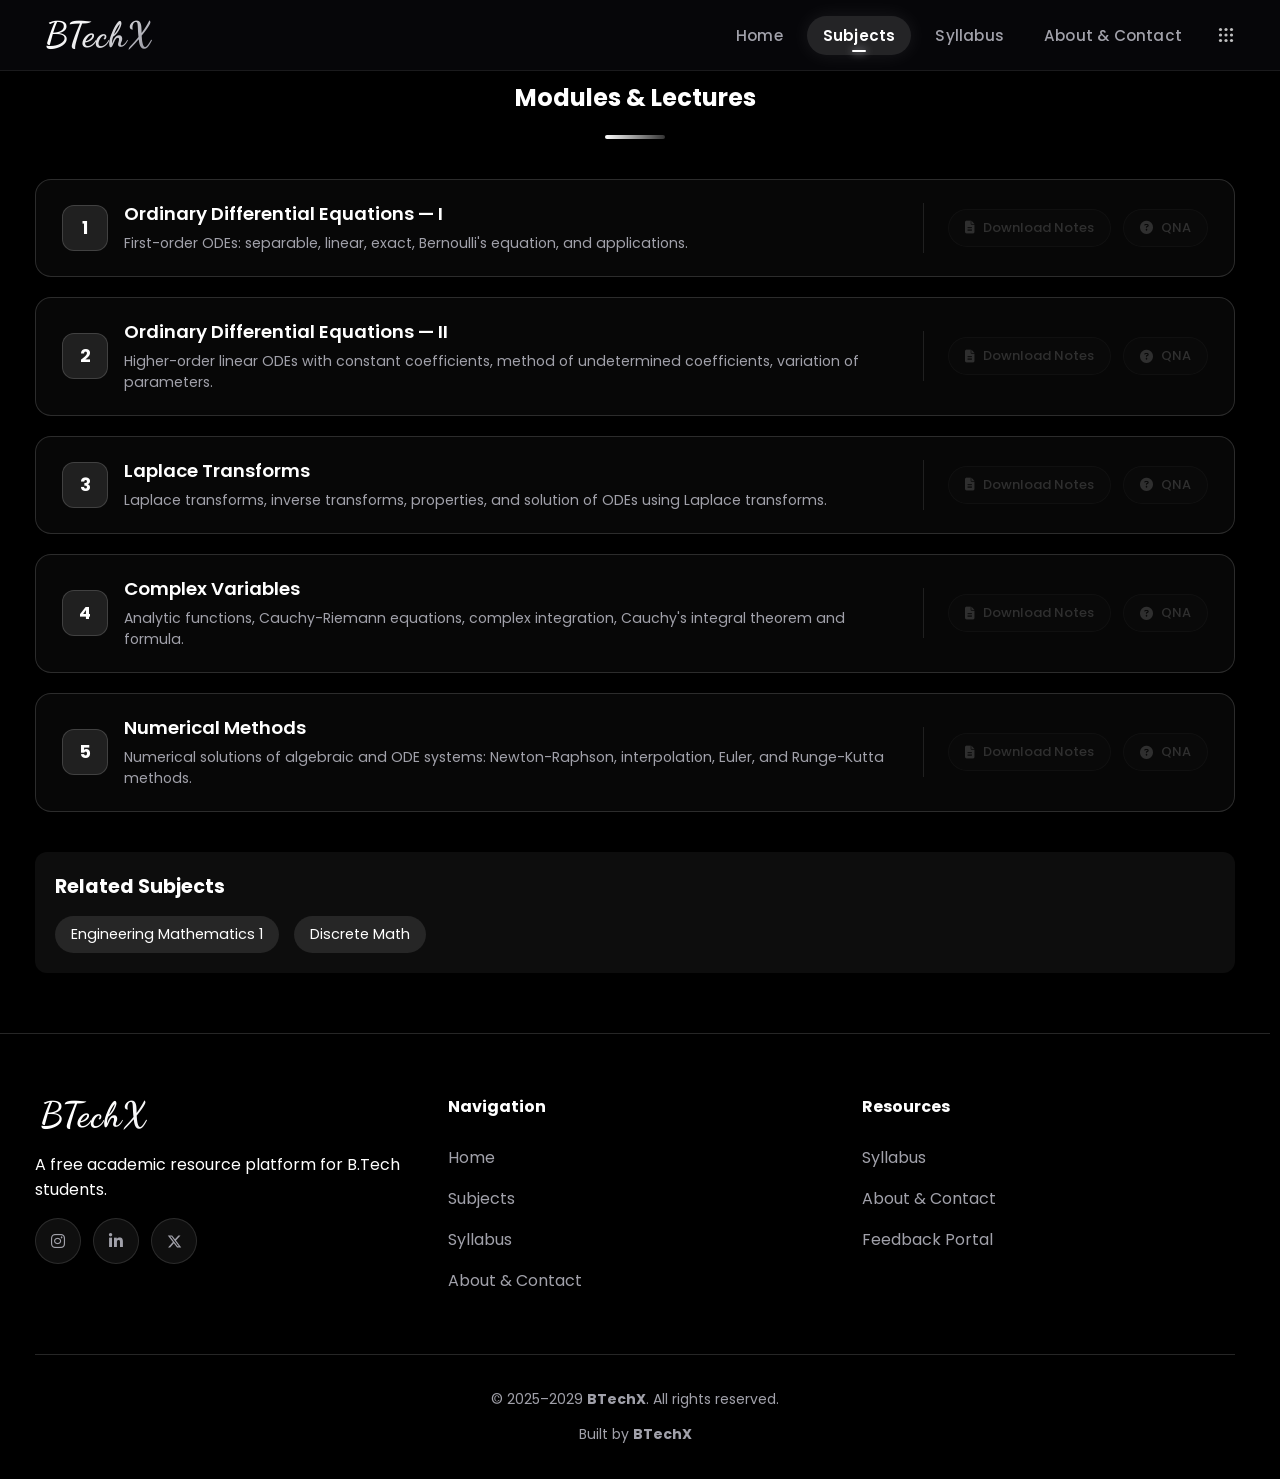
<file: 1stYearSub/math2.html>
<!doctype html>

<html lang="en">

<head>
  <meta charset="utf-8" />
  <meta content="width=device-width, initial-scale=1.0" name="viewport" />
  <title>Engineering Mathematics 2 - BTechX</title>
  <meta
    content="Engineering Mathematics 2 notes covering ordinary differential equations, Laplace transforms, and numerical methods."
    name="description" />
  <meta content="BTechX" name="author" />
  <meta content="Engineering Mathematics 2 - BTechX" property="og:title" />
  <meta
    content="Engineering Mathematics 2 notes covering ordinary differential equations, Laplace transforms, and numerical methods."
    property="og:description" />
  <meta content="https://btechx.infinityfreeapp.com/logo.png" property="og:image" />
  <meta content="https://btechx.infinityfreeapp.com/1stYearSub/math2.html" property="og:url" />
  <link href="https://fonts.googleapis.com" rel="preconnect" />
  <link crossorigin="" href="https://fonts.gstatic.com" rel="preconnect" />
  <link href="https://fonts.googleapis.com/css2?family=Poppins:wght@300;400;500;600;700&amp;display=swap"
    rel="stylesheet" />
  <meta http-equiv="Cache-Control" content="no-cache, no-store, must-revalidate" />
  <meta http-equiv="Pragma" content="no-cache" />
  <meta http-equiv="Expires" content="0" />
  <link href="https://cdnjs.cloudflare.com/ajax/libs/font-awesome/6.4.0/css/all.min.css" rel="stylesheet" />
  <link href="../styles.css?v=17.1" rel="stylesheet" />
  <link href="https://btechx.infinityfreeapp.com/1stYearSub/math2.html" rel="canonical" />
  <link rel="icon" type="image/png" href="../logo.png?v=7" />

  <script type="application/ld+json">
  {
    "@context": "https://schema.org",
    "@type": "Course",
    "name": "Engineering Mathematics 2",
    "description": "Linear algebra, differential equations, and complex analysis.",
    "provider": {
      "@type": "Organization",
      "name": "BTechX",
      "sameAs": "https://btechx.infinityfreeapp.com"
    }
  }
  </script>
</head>

<body>
  <!-- Global Shared SVG Defs (Ensures gradients always render on Desktop & Mobile without duplicate ID collisions) -->
  <svg width="0" height="0" style="position: absolute; width: 0; height: 0; overflow: hidden; pointer-events: none;" aria-hidden="true">
    <defs>
      <linearGradient id="neonGradientNav" x1="120" y1="30" x2="955" y2="520" gradientUnits="userSpaceOnUse">
        <stop offset="0%" stop-color="#00f2fe" />
        <stop offset="35%" stop-color="#2563eb" />
        <stop offset="72%" stop-color="#d946ef" />
        <stop offset="100%" stop-color="#ec4899" />
      </linearGradient>
      <linearGradient id="coreGradientNav" x1="120" y1="30" x2="955" y2="520" gradientUnits="userSpaceOnUse">
        <stop offset="0%" stop-color="#ffffff" />
        <stop offset="50%" stop-color="#d8e2ff" />
        <stop offset="100%" stop-color="#ffd6f9" />
      </linearGradient>
    </defs>
  </svg>

  <nav class="navbar">
    <div class="container navbar-inner">
      <div class="navbar-brand">
        <button class="apps-launcher-btn mobile-apps-btn" id="mobileAppsLauncherBtn" type="button" title="Apps" aria-label="Apps">
          <span class="apps-icon-stack">
            <svg class="apps-matrix-icon" width="16" height="16" viewBox="0 0 16 16" fill="currentColor" aria-hidden="true">
              <circle cx="2.5" cy="2.5" r="1.6"></circle>
              <circle cx="8" cy="2.5" r="1.6"></circle>
              <circle cx="13.5" cy="2.5" r="1.6"></circle>
              <circle cx="2.5" cy="8" r="1.6"></circle>
              <circle cx="8" cy="8" r="1.6"></circle>
              <circle cx="13.5" cy="8" r="1.6"></circle>
              <circle cx="2.5" cy="13.5" r="1.6"></circle>
              <circle cx="8" cy="13.5" r="1.6"></circle>
              <circle cx="13.5" cy="13.5" r="1.6"></circle>
            </svg>
            <svg class="apps-neon-icon" width="16" height="16" viewBox="7 -35 1060 1060" fill="none" aria-hidden="true">
              <path d="M 124 35 L 124 195 C 124 275, 165 305, 255 335 C 420 390, 560 442, 692 484 C 560 526, 420 582, 255 645 C 165 680, 124 715, 122 800 L 122 955 C 330 890, 535 765, 622 685 C 785 595, 895 520, 916 499 L 952 484 L 916 469 C 895 440, 785 350, 622 252 C 535 190, 330 95, 124 35 Z" stroke="url(#neonGradientNav)" stroke-width="70" stroke-opacity="0.25" stroke-linejoin="round" />
              <path class="neon-laser-path" pathLength="1000" d="M 124 35 L 124 195 C 124 275, 165 305, 255 335 C 420 390, 560 442, 692 484 C 560 526, 420 582, 255 645 C 165 680, 124 715, 122 800 L 122 955 C 330 890, 535 765, 622 685 C 785 595, 895 520, 916 499 L 952 484 L 916 469 C 895 440, 785 350, 622 252 C 535 190, 330 95, 124 35 Z" stroke="url(#neonGradientNav)" stroke-width="120" stroke-linecap="round" stroke-linejoin="round" />
              <path class="neon-core-path" pathLength="1000" d="M 124 35 L 124 195 C 124 275, 165 305, 255 335 C 420 390, 560 442, 692 484 C 560 526, 420 582, 255 645 C 165 680, 124 715, 122 800 L 122 955 C 330 890, 535 765, 622 685 C 785 595, 895 520, 916 499 L 952 484 L 916 469 C 895 440, 785 350, 622 252 C 535 190, 330 95, 124 35 Z" stroke="url(#coreGradientNav)" stroke-width="50" stroke-linecap="round" stroke-linejoin="round" />
            </svg>
          </span>
        </button>
        <a class="navbar-brand" href="../index.html">
          <span class="logo-text">BTechX</span>
        </a>
      </div>
      <div class="navbar-links">
        <a href="../index.html">Home</a>
        <a class="active" href="../index.html#subjects">Subjects</a>
        <a href="../syllabus.html">Syllabus</a>
        <a href="../about.html">About &amp; Contact</a>
        <div class="apps-launcher-wrapper" id="appsLauncherWrapper">
          <button class="apps-launcher-btn" id="appsLauncherBtn" type="button" title="Apps" aria-label="Apps" aria-expanded="false">
            <span class="apps-icon-stack">
              <svg class="apps-matrix-icon" width="16" height="16" viewBox="0 0 16 16" fill="currentColor" aria-hidden="true">
                <circle cx="2.5" cy="2.5" r="1.6"></circle>
                <circle cx="8" cy="2.5" r="1.6"></circle>
                <circle cx="13.5" cy="2.5" r="1.6"></circle>
                <circle cx="2.5" cy="8" r="1.6"></circle>
                <circle cx="8" cy="8" r="1.6"></circle>
                <circle cx="13.5" cy="8" r="1.6"></circle>
                <circle cx="2.5" cy="13.5" r="1.6"></circle>
                <circle cx="8" cy="13.5" r="1.6"></circle>
                <circle cx="13.5" cy="13.5" r="1.6"></circle>
              </svg>
              <svg class="apps-neon-icon" width="16" height="16" viewBox="7 -35 1060 1060" fill="none" aria-hidden="true">
                <path d="M 124 35 L 124 195 C 124 275, 165 305, 255 335 C 420 390, 560 442, 692 484 C 560 526, 420 582, 255 645 C 165 680, 124 715, 122 800 L 122 955 C 330 890, 535 765, 622 685 C 785 595, 895 520, 916 499 L 952 484 L 916 469 C 895 440, 785 350, 622 252 C 535 190, 330 95, 124 35 Z" stroke="url(#neonGradientNav)" stroke-width="70" stroke-opacity="0.25" stroke-linejoin="round" />
                <path class="neon-laser-path" pathLength="1000" d="M 124 35 L 124 195 C 124 275, 165 305, 255 335 C 420 390, 560 442, 692 484 C 560 526, 420 582, 255 645 C 165 680, 124 715, 122 800 L 122 955 C 330 890, 535 765, 622 685 C 785 595, 895 520, 916 499 L 952 484 L 916 469 C 895 440, 785 350, 622 252 C 535 190, 330 95, 124 35 Z" stroke="url(#neonGradientNav)" stroke-width="120" stroke-linecap="round" stroke-linejoin="round" />
                <path class="neon-core-path" pathLength="1000" d="M 124 35 L 124 195 C 124 275, 165 305, 255 335 C 420 390, 560 442, 692 484 C 560 526, 420 582, 255 645 C 165 680, 124 715, 122 800 L 122 955 C 330 890, 535 765, 622 685 C 785 595, 895 520, 916 499 L 952 484 L 916 469 C 895 440, 785 350, 622 252 C 535 190, 330 95, 124 35 Z" stroke="url(#coreGradientNav)" stroke-width="50" stroke-linecap="round" stroke-linejoin="round" />
              </svg>
            </span>
          </button>
          <div class="apps-launcher-popover" id="appsLauncherPopover" role="dialog" aria-label="DLM Apps Launcher">
            <div class="alp-header">
              <span class="alp-header-title">Apps</span>
            </div>
            <div class="alp-grid">
              <a href="https://angkor-ai-dlm.vercel.app/" target="_blank" rel="noopener noreferrer" class="alp-item" title="Angkor AI">
                <div class="alp-item-icon">
                  <img src="../images/angkor.png" alt="Angkor AI" onerror="this.onerror=null;this.src='https://angkor-ai-dlm.vercel.app/favicon.ico';" />
                </div>
                <span class="alp-item-name">Angkor AI</span>
              </a>
              <a href="https://meta-cleaner-dlm.vercel.app/" target="_blank" rel="noopener noreferrer" class="alp-item" title="MetaCleaner">
                <div class="alp-item-icon">
                  <img src="../images/metacleaner.png" alt="MetaCleaner" onerror="this.onerror=null;this.src='https://meta-cleaner-dlm.vercel.app/favicon.ico';" />
                </div>
                <span class="alp-item-name">MetaCleaner</span>
              </a>
              <a href="https://k6dlm.vercel.app/" target="_blank" rel="noopener noreferrer" class="alp-item" title="K6 Engine — NIFTY 50 Directional Intelligence">
                <div class="alp-item-icon">
                  <img src="../images/k6.png" alt="K6 Engine" onerror="this.onerror=null;this.src='https://k6dlm.vercel.app/favicon.ico';" />
                </div>
                <span class="alp-item-name">K6 Engine</span>
              </a>
              <a href="../index.html" class="alp-item" title="BTechX">
                <div class="alp-item-icon">
                  <img src="../logo.png" alt="BTechX Logo" onerror="this.onerror=null;this.src='../images/btechx.png';this.onerror=function(){this.src='https://raw.githubusercontent.com/py-C0der/yourclg/main/logo.png';};" style="
                    width: 100%;
                    height: 100%;
                    object-fit: cover;
                    border-radius: 50%;
                  ">
                </div>
                <span class="alp-item-name">BTechX</span>
              </a>
            </div>
            <div class="alp-storage-track" id="appsStorageTrack" title="Browser Storage">
              <div class="alp-storage-fill" id="appsStorageFill" style="width: 100%;"></div>
            </div>
          </div>
        </div>
      </div>
      <button aria-label="Toggle menu" class="nav-toggle" id="navToggle">
        <span></span><span></span><span></span>
      </button>
    </div>
  </nav>
  <div class="mobile-menu" id="mobileMenu">
    <div class="mobile-menu-panel">
      <div class="sidebar-header">
        <span class="logo-text">BTechX</span>
        <button class="close-btn" id="closeMenu">×</button>
      </div>
      <a href="../index.html">Home</a>
      <a class="active" href="../index.html#subjects">Subjects</a>
      <a href="../syllabus.html">Syllabus</a>
      <a href="../about.html">About &amp; Contact</a>
    </div>
  </div>
  <section class="modules-section">
    <div class="container">
      <div class="section-header">
        <h2>Modules &amp; Lectures</h2>
        <div class="section-divider"></div>
      </div>
      <div class="module-block" id="module-1">
        <div class="module-block-header">
          <div style="display: flex; align-items: center; gap: 16px">
            <div class="module-num">1</div>
            <div>
              <h3>Ordinary Differential Equations — I</h3>
              <p>
                First-order ODEs: separable, linear, exact, Bernoulli's
                equation, and applications.
              </p>
            </div>
          </div>
          <div class="btn-group">
            <a class="download-btn unavailable disabled" href="../Data/Subjects/1st year/Math/M2/UNIT I/UNIT I.docx" title="Only PDF files are supported (Unavailable)"><i class="fas fa-file-alt"></i> Download Notes</a>
            <a class="download-btn qna-btn unavailable disabled" href="#" title="QNA not available yet"><i class="fas fa-question-circle"></i> QNA</a>
          </div>
        </div>
      </div>
      <div class="module-block" id="module-2">
        <div class="module-block-header">
          <div style="display: flex; align-items: center; gap: 16px">
            <div class="module-num">2</div>
            <div>
              <h3>Ordinary Differential Equations — II</h3>
              <p>
                Higher-order linear ODEs with constant coefficients, method of
                undetermined coefficients, variation of parameters.
              </p>
            </div>
          </div>
          <div class="btn-group">
            <a class="download-btn unavailable disabled" href="#" title="Notes not available yet"><i class="fas fa-file-alt"></i> Download Notes</a>
            <a class="download-btn qna-btn unavailable disabled" href="#" title="QNA not available yet"><i class="fas fa-question-circle"></i> QNA</a>
          </div>
        </div>
      </div>
      <div class="module-block" id="module-3">
        <div class="module-block-header">
          <div style="display: flex; align-items: center; gap: 16px">
            <div class="module-num">3</div>
            <div>
              <h3>Laplace Transforms</h3>
              <p>
                Laplace transforms, inverse transforms, properties, and
                solution of ODEs using Laplace transforms.
              </p>
            </div>
          </div>
          <div class="btn-group">
            <a class="download-btn unavailable disabled" href="#" title="Notes not available yet"><i class="fas fa-file-alt"></i> Download Notes</a>
            <a class="download-btn qna-btn unavailable disabled" href="#" title="QNA not available yet"><i class="fas fa-question-circle"></i> QNA</a>
          </div>
        </div>
      </div>
      <div class="module-block" id="module-4">
        <div class="module-block-header">
          <div style="display: flex; align-items: center; gap: 16px">
            <div class="module-num">4</div>
            <div>
              <h3>Complex Variables</h3>
              <p>
                Analytic functions, Cauchy-Riemann equations, complex
                integration, Cauchy's integral theorem and formula.
              </p>
            </div>
          </div>
          <div class="btn-group">
            <a class="download-btn unavailable disabled" href="#" title="Notes not available yet"><i class="fas fa-file-alt"></i> Download Notes</a>
            <a class="download-btn qna-btn unavailable disabled" href="#" title="QNA not available yet"><i class="fas fa-question-circle"></i> QNA</a>
          </div>
        </div>
      </div>
      <div class="module-block" id="module-5">
        <div class="module-block-header">
          <div style="display: flex; align-items: center; gap: 16px">
            <div class="module-num">5</div>
            <div>
              <h3>Numerical Methods</h3>
              <p>
                Numerical solutions of algebraic and ODE systems:
                Newton-Raphson, interpolation, Euler, and Runge-Kutta methods.
              </p>
            </div>
          </div>
          <div class="btn-group">
            <a class="download-btn unavailable disabled" href="#" title="Notes not available yet"><i class="fas fa-file-alt"></i> Download Notes</a>
            <a class="download-btn qna-btn unavailable disabled" href="#" title="QNA not available yet"><i class="fas fa-question-circle"></i> QNA</a>
          </div>
        </div>
      </div>
      <div class="related-subjects" style="margin-top: 40px; padding: 20px; background: rgba(255,255,255,0.05); border-radius: 12px;"><h3 style="color: var(--primary); margin-bottom: 15px; font-size: 1.2rem;">Related Subjects</h3><div style="display:flex; gap: 15px; flex-wrap: wrap;"><a href="math1.html" style="color: var(--text); text-decoration: none; padding: 8px 16px; background: rgba(255,255,255,0.1); border-radius: 20px; font-size: 0.9rem; transition: 0.3s;" onmouseover="this.style.background='var(--primary)'" onmouseout="this.style.background='rgba(255,255,255,0.1)'">Engineering Mathematics 1</a><a href="../2ndYearSub/dmgt.html" style="color: var(--text); text-decoration: none; padding: 8px 16px; background: rgba(255,255,255,0.1); border-radius: 20px; font-size: 0.9rem; transition: 0.3s;" onmouseover="this.style.background='var(--primary)'" onmouseout="this.style.background='rgba(255,255,255,0.1)'">Discrete Math</a></div></div>
    </div>
  </section>
  <footer class="site-footer">
    <div class="container">
      <div class="footer-grid">
        <div class="footer-brand">
          <div class="logo-text">BTechX</div>
          <p>A free academic resource platform for B.Tech students.</p>
          <div class="footer-social">
            <a href="https://www.instagram.com/mr.backbencher.007.in" target="_blank" title="Instagram"><i
                class="fab fa-instagram"></i></a>
            <a href="https://www.linkedin.com/in/subhammoharana2007/?locale=en-US" target="_blank" title="LinkedIn"><i
                class="fab fa-linkedin-in"></i></a>
            <a href="https://x.com/SubhamM17005388" target="_blank" title="X (Twitter)"><svg width="15" height="15" viewBox="0 0 24 24" fill="currentColor"><path d="M18.244 2.25h3.308l-7.227 8.26 8.502 11.24H16.17l-5.214-6.817L4.99 21.75H1.68l7.73-8.835L1.254 2.25H8.08l4.713 6.231zm-1.161 17.52h1.833L7.084 4.126H5.117z"/></svg></a>
          </div>
        </div>
        <div class="footer-col">
          <h4>Navigation</h4>
          <ul>
            <li><a href="../index.html">Home</a></li>
            <li><a href="../index.html#subjects">Subjects</a></li>
            <li><a href="../syllabus.html">Syllabus</a></li>
            <li><a href="../about.html">About &amp; Contact</a></li>
          </ul>
        </div>
        <div class="footer-col">
          <h4>Resources</h4>
          <ul>
            <li><a href="../syllabus.html">Syllabus</a></li>
            <li><a href="../about.html">About &amp; Contact</a></li>
            <li>
              <a href="https://itsme-gilt.vercel.app/contact" target="_blank">Feedback Portal</a>
            </li>
          </ul>
        </div>
      </div>
      <div class="footer-bottom">
        <p>© 2025–2029 <strong>BTechX</strong>. All rights reserved.</p>
        <p>Built by <strong>BTechX</strong></p>
      </div>
    </div>
  </footer>
  <button class="back-to-top" id="backToTop" title="Back to top">
    <i class="fas fa-chevron-up"></i>
  </button>
  <script src="../assets/js/nav.js?v=17.1"></script>
  <script src="../assets/js/pdf-modal.js?v=16.7"></script>
  <script src="../assets/js/version-check.js?v=16.7"></script>
</body>

</html>
</file>
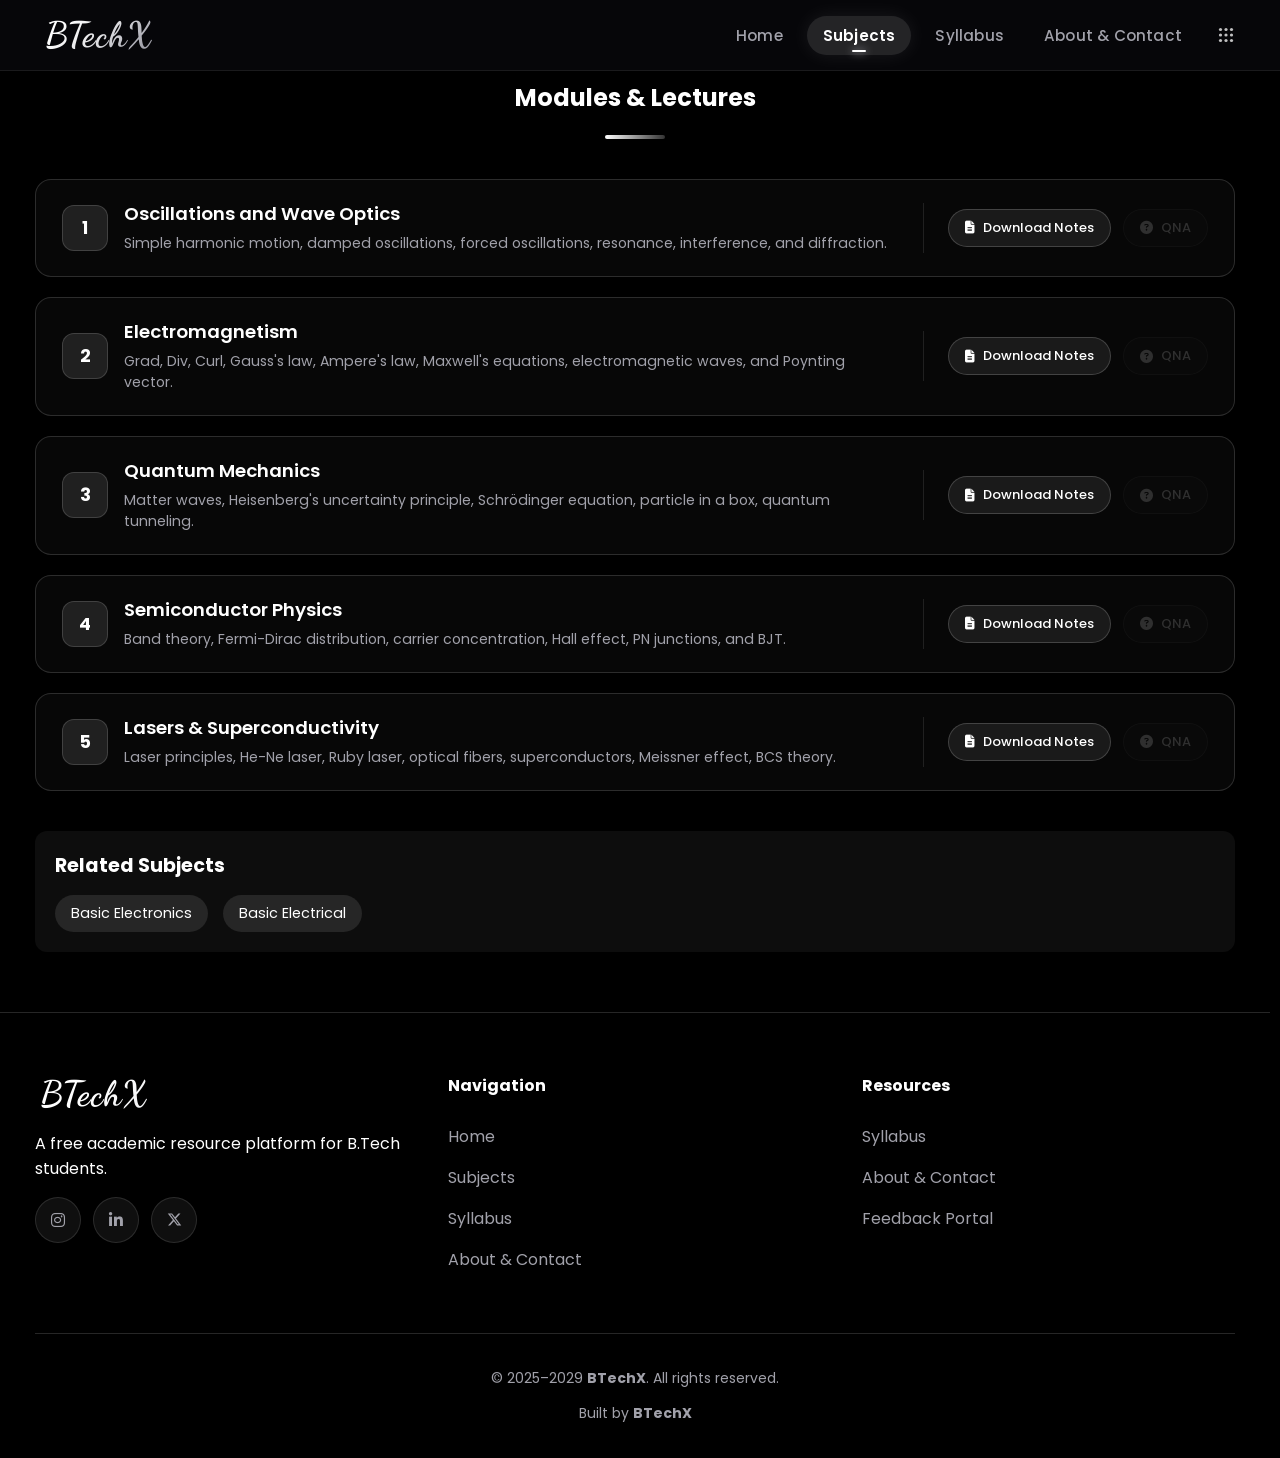
<file: 1stYearSub/physics.html>
<!doctype html>

<html lang="en">

<head>
  <meta charset="utf-8" />
  <meta content="width=device-width, initial-scale=1.0" name="viewport" />
  <title>Physics Notes - BTechX</title>
  <meta
    content="Engineering Physics notes covering wave optics, electromagnetism, quantum mechanics, and semiconductors for BTech."
    name="description" />
  <meta content="BTechX" name="author" />
  <meta content="Physics Notes - BTechX" property="og:title" />
  <meta
    content="Engineering Physics notes covering wave optics, electromagnetism, quantum mechanics, and semiconductors for BTech."
    property="og:description" />
  <meta content="https://btechx.infinityfreeapp.com/logo.png" property="og:image" />
  <meta content="https://btechx.infinityfreeapp.com/1stYearSub/physics.html" property="og:url" />
  <link href="https://fonts.googleapis.com" rel="preconnect" />
  <link crossorigin="" href="https://fonts.gstatic.com" rel="preconnect" />
  <link href="https://fonts.googleapis.com/css2?family=Poppins:wght@300;400;500;600;700&amp;display=swap"
    rel="stylesheet" />
  <meta http-equiv="Cache-Control" content="no-cache, no-store, must-revalidate" />
  <meta http-equiv="Pragma" content="no-cache" />
  <meta http-equiv="Expires" content="0" />
  <link href="https://cdnjs.cloudflare.com/ajax/libs/font-awesome/6.4.0/css/all.min.css" rel="stylesheet" />
  <link href="../styles.css?v=17.1" rel="stylesheet" />
  <link href="https://btechx.infinityfreeapp.com/1stYearSub/physics.html" rel="canonical" />
  <link rel="icon" type="image/png" href="../logo.png?v=7" />

  <script type="application/ld+json">
  {
    "@context": "https://schema.org",
    "@type": "Course",
    "name": "Engineering Physics",
    "description": "Quantum mechanics, optics, and solid-state physics theory.",
    "provider": {
      "@type": "Organization",
      "name": "BTechX",
      "sameAs": "https://btechx.infinityfreeapp.com"
    }
  }
  </script>
</head>

<body>
  <!-- Global Shared SVG Defs (Ensures gradients always render on Desktop & Mobile without duplicate ID collisions) -->
  <svg width="0" height="0" style="position: absolute; width: 0; height: 0; overflow: hidden; pointer-events: none;" aria-hidden="true">
    <defs>
      <linearGradient id="neonGradientNav" x1="120" y1="30" x2="955" y2="520" gradientUnits="userSpaceOnUse">
        <stop offset="0%" stop-color="#00f2fe" />
        <stop offset="35%" stop-color="#2563eb" />
        <stop offset="72%" stop-color="#d946ef" />
        <stop offset="100%" stop-color="#ec4899" />
      </linearGradient>
      <linearGradient id="coreGradientNav" x1="120" y1="30" x2="955" y2="520" gradientUnits="userSpaceOnUse">
        <stop offset="0%" stop-color="#ffffff" />
        <stop offset="50%" stop-color="#d8e2ff" />
        <stop offset="100%" stop-color="#ffd6f9" />
      </linearGradient>
    </defs>
  </svg>
  <nav class="navbar">
    <div class="container navbar-inner">
      <div class="navbar-brand">
        <button class="apps-launcher-btn mobile-apps-btn" id="mobileAppsLauncherBtn" type="button" title="Apps" aria-label="Apps">
          <span class="apps-icon-stack">
            <svg class="apps-matrix-icon" width="16" height="16" viewBox="0 0 16 16" fill="currentColor" aria-hidden="true">
              <circle cx="2.5" cy="2.5" r="1.6"></circle>
              <circle cx="8" cy="2.5" r="1.6"></circle>
              <circle cx="13.5" cy="2.5" r="1.6"></circle>
              <circle cx="2.5" cy="8" r="1.6"></circle>
              <circle cx="8" cy="8" r="1.6"></circle>
              <circle cx="13.5" cy="8" r="1.6"></circle>
              <circle cx="2.5" cy="13.5" r="1.6"></circle>
              <circle cx="8" cy="13.5" r="1.6"></circle>
              <circle cx="13.5" cy="13.5" r="1.6"></circle>
            </svg>
            <svg class="apps-neon-icon" width="16" height="16" viewBox="7 -35 1060 1060" fill="none" aria-hidden="true">
              <path d="M 124 35 L 124 195 C 124 275, 165 305, 255 335 C 420 390, 560 442, 692 484 C 560 526, 420 582, 255 645 C 165 680, 124 715, 122 800 L 122 955 C 330 890, 535 765, 622 685 C 785 595, 895 520, 916 499 L 952 484 L 916 469 C 895 440, 785 350, 622 252 C 535 190, 330 95, 124 35 Z" stroke="url(#neonGradientNav)" stroke-width="70" stroke-opacity="0.25" stroke-linejoin="round" />
              <path class="neon-laser-path" pathLength="1000" d="M 124 35 L 124 195 C 124 275, 165 305, 255 335 C 420 390, 560 442, 692 484 C 560 526, 420 582, 255 645 C 165 680, 124 715, 122 800 L 122 955 C 330 890, 535 765, 622 685 C 785 595, 895 520, 916 499 L 952 484 L 916 469 C 895 440, 785 350, 622 252 C 535 190, 330 95, 124 35 Z" stroke="url(#neonGradientNav)" stroke-width="120" stroke-linecap="round" stroke-linejoin="round" />
              <path class="neon-core-path" pathLength="1000" d="M 124 35 L 124 195 C 124 275, 165 305, 255 335 C 420 390, 560 442, 692 484 C 560 526, 420 582, 255 645 C 165 680, 124 715, 122 800 L 122 955 C 330 890, 535 765, 622 685 C 785 595, 895 520, 916 499 L 952 484 L 916 469 C 895 440, 785 350, 622 252 C 535 190, 330 95, 124 35 Z" stroke="url(#coreGradientNav)" stroke-width="50" stroke-linecap="round" stroke-linejoin="round" />
            </svg>
          </span>
        </button>
        <a class="navbar-brand" href="../index.html">
          <span class="logo-text">BTechX</span>
        </a>
      </div>
      <div class="navbar-links">
        <a href="../index.html">Home</a>
        <a class="active" href="../index.html#subjects">Subjects</a>
        <a href="../syllabus.html">Syllabus</a>
        <a href="../about.html">About &amp; Contact</a>
        <div class="apps-launcher-wrapper" id="appsLauncherWrapper">
          <button class="apps-launcher-btn" id="appsLauncherBtn" type="button" title="Apps" aria-label="Apps" aria-expanded="false">
            <span class="apps-icon-stack">
              <svg class="apps-matrix-icon" width="16" height="16" viewBox="0 0 16 16" fill="currentColor" aria-hidden="true">
                <circle cx="2.5" cy="2.5" r="1.6"></circle>
                <circle cx="8" cy="2.5" r="1.6"></circle>
                <circle cx="13.5" cy="2.5" r="1.6"></circle>
                <circle cx="2.5" cy="8" r="1.6"></circle>
                <circle cx="8" cy="8" r="1.6"></circle>
                <circle cx="13.5" cy="8" r="1.6"></circle>
                <circle cx="2.5" cy="13.5" r="1.6"></circle>
                <circle cx="8" cy="13.5" r="1.6"></circle>
                <circle cx="13.5" cy="13.5" r="1.6"></circle>
              </svg>
              <svg class="apps-neon-icon" width="16" height="16" viewBox="7 -35 1060 1060" fill="none" aria-hidden="true">
                <path d="M 124 35 L 124 195 C 124 275, 165 305, 255 335 C 420 390, 560 442, 692 484 C 560 526, 420 582, 255 645 C 165 680, 124 715, 122 800 L 122 955 C 330 890, 535 765, 622 685 C 785 595, 895 520, 916 499 L 952 484 L 916 469 C 895 440, 785 350, 622 252 C 535 190, 330 95, 124 35 Z" stroke="url(#neonGradientNav)" stroke-width="70" stroke-opacity="0.25" stroke-linejoin="round" />
                <path class="neon-laser-path" pathLength="1000" d="M 124 35 L 124 195 C 124 275, 165 305, 255 335 C 420 390, 560 442, 692 484 C 560 526, 420 582, 255 645 C 165 680, 124 715, 122 800 L 122 955 C 330 890, 535 765, 622 685 C 785 595, 895 520, 916 499 L 952 484 L 916 469 C 895 440, 785 350, 622 252 C 535 190, 330 95, 124 35 Z" stroke="url(#neonGradientNav)" stroke-width="120" stroke-linecap="round" stroke-linejoin="round" />
                <path class="neon-core-path" pathLength="1000" d="M 124 35 L 124 195 C 124 275, 165 305, 255 335 C 420 390, 560 442, 692 484 C 560 526, 420 582, 255 645 C 165 680, 124 715, 122 800 L 122 955 C 330 890, 535 765, 622 685 C 785 595, 895 520, 916 499 L 952 484 L 916 469 C 895 440, 785 350, 622 252 C 535 190, 330 95, 124 35 Z" stroke="url(#coreGradientNav)" stroke-width="50" stroke-linecap="round" stroke-linejoin="round" />
              </svg>
            </span>
          </button>
          <div class="apps-launcher-popover" id="appsLauncherPopover" role="dialog" aria-label="DLM Apps Launcher">
            <div class="alp-header">
              <span class="alp-header-title">Apps</span>
            </div>
            <div class="alp-grid">
              <a href="https://angkor-ai-dlm.vercel.app/" target="_blank" rel="noopener noreferrer" class="alp-item" title="Angkor AI">
                <div class="alp-item-icon">
                  <img src="../images/angkor.png" alt="Angkor AI" onerror="this.onerror=null;this.src='https://angkor-ai-dlm.vercel.app/favicon.ico';" />
                </div>
                <span class="alp-item-name">Angkor AI</span>
              </a>
              <a href="https://meta-cleaner-dlm.vercel.app/" target="_blank" rel="noopener noreferrer" class="alp-item" title="MetaCleaner">
                <div class="alp-item-icon">
                  <img src="../images/metacleaner.png" alt="MetaCleaner" onerror="this.onerror=null;this.src='https://meta-cleaner-dlm.vercel.app/favicon.ico';" />
                </div>
                <span class="alp-item-name">MetaCleaner</span>
              </a>
              <a href="https://k6dlm.vercel.app/" target="_blank" rel="noopener noreferrer" class="alp-item" title="K6 Engine — NIFTY 50 Directional Intelligence">
                <div class="alp-item-icon">
                  <img src="../images/k6.png" alt="K6 Engine" onerror="this.onerror=null;this.src='https://k6dlm.vercel.app/favicon.ico';" />
                </div>
                <span class="alp-item-name">K6 Engine</span>
              </a>
              <a href="../index.html" class="alp-item" title="BTechX">
                <div class="alp-item-icon">
                  <img src="../logo.png" alt="BTechX Logo" onerror="this.onerror=null;this.src='../images/btechx.png';this.onerror=function(){this.src='https://raw.githubusercontent.com/py-C0der/yourclg/main/logo.png';};" style="
                    width: 100%;
                    height: 100%;
                    object-fit: cover;
                    border-radius: 50%;
                  ">
                </div>
                <span class="alp-item-name">BTechX</span>
              </a>
            </div>
            <div class="alp-storage-track" id="appsStorageTrack" title="Browser Storage">
              <div class="alp-storage-fill" id="appsStorageFill" style="width: 100%;"></div>
            </div>
          </div>
        </div>
      </div>
      <button aria-label="Toggle menu" class="nav-toggle" id="navToggle">
        <span></span><span></span><span></span>
      </button>
    </div>
  </nav>
  <div class="mobile-menu" id="mobileMenu">
    <div class="mobile-menu-panel">
      <div class="sidebar-header">
        <span class="logo-text">BTechX</span>
        <button class="close-btn" id="closeMenu">×</button>
      </div>
      <a href="../index.html">Home</a>
      <a class="active" href="../index.html#subjects">Subjects</a>
      <a href="../syllabus.html">Syllabus</a>
      <a href="../about.html">About &amp; Contact</a>
    </div>
  </div>
  <section class="modules-section">
    <div class="container">
      <div class="section-header">
        <h2>Modules &amp; Lectures</h2>
        <div class="section-divider"></div>
      </div>
      <div class="module-block" id="module-1">
        <div class="module-block-header">
          <div style="display: flex; align-items: center; gap: 16px">
            <div class="module-num">1</div>
            <div>
              <h3>Oscillations and Wave Optics</h3>
              <p>
                Simple harmonic motion, damped oscillations, forced
                oscillations, resonance, interference, and diffraction.
              </p>
            </div>
          </div>
          <div class="btn-group">
            <a class="download-btn" href="../Data/Subjects/1st year/Physics/Unit1.pdf"><i class="fas fa-file-alt"></i> Download Notes</a>
            <a class="download-btn qna-btn unavailable disabled" href="#" title="QNA not available yet"><i class="fas fa-question-circle"></i> QNA</a>
          </div>
        </div>
      </div>
      <div class="module-block" id="module-2">
        <div class="module-block-header">
          <div style="display: flex; align-items: center; gap: 16px">
            <div class="module-num">2</div>
            <div>
              <h3>Electromagnetism</h3>
              <p>
                Grad, Div, Curl, Gauss's law, Ampere's law, Maxwell's
                equations, electromagnetic waves, and Poynting vector.
              </p>
            </div>
          </div>
          <div class="btn-group">
            <a class="download-btn" href="../Data/Subjects/1st year/Physics/Unit2.pdf"><i class="fas fa-file-alt"></i> Download Notes</a>
            <a class="download-btn qna-btn unavailable disabled" href="#" title="QNA not available yet"><i class="fas fa-question-circle"></i> QNA</a>
          </div>
        </div>
      </div>
      <div class="module-block" id="module-3">
        <div class="module-block-header">
          <div style="display: flex; align-items: center; gap: 16px">
            <div class="module-num">3</div>
            <div>
              <h3>Quantum Mechanics</h3>
              <p>
                Matter waves, Heisenberg's uncertainty principle, Schrödinger
                equation, particle in a box, quantum tunneling.
              </p>
            </div>
          </div>
          <div class="btn-group">
            <a class="download-btn" href="../Data/Subjects/1st year/Physics/Unit3.pdf"><i class="fas fa-file-alt"></i> Download Notes</a>
            <a class="download-btn qna-btn unavailable disabled" href="#" title="QNA not available yet"><i class="fas fa-question-circle"></i> QNA</a>
          </div>
        </div>
      </div>
      <div class="module-block" id="module-4">
        <div class="module-block-header">
          <div style="display: flex; align-items: center; gap: 16px">
            <div class="module-num">4</div>
            <div>
              <h3>Semiconductor Physics</h3>
              <p>
                Band theory, Fermi-Dirac distribution, carrier concentration,
                Hall effect, PN junctions, and BJT.
              </p>
            </div>
          </div>
          <div class="btn-group">
            <a class="download-btn" href="../Data/Subjects/1st year/Physics/Unit4.pdf"><i class="fas fa-file-alt"></i> Download Notes</a>
            <a class="download-btn qna-btn unavailable disabled" href="#" title="QNA not available yet"><i class="fas fa-question-circle"></i> QNA</a>
          </div>
        </div>
      </div>
      <div class="module-block" id="module-5">
        <div class="module-block-header">
          <div style="display: flex; align-items: center; gap: 16px">
            <div class="module-num">5</div>
            <div>
              <h3>Lasers &amp; Superconductivity</h3>
              <p>
                Laser principles, He-Ne laser, Ruby laser, optical fibers,
                superconductors, Meissner effect, BCS theory.
              </p>
            </div>
          </div>
          <div class="btn-group">
            <a class="download-btn" href="../Data/Subjects/1st year/Physics/Unit5.pdf"><i class="fas fa-file-alt"></i> Download Notes</a>
            <a class="download-btn qna-btn unavailable disabled" href="#" title="QNA not available yet"><i class="fas fa-question-circle"></i> QNA</a>
          </div>
        </div>
      </div>
      <div class="related-subjects" style="margin-top: 40px; padding: 20px; background: rgba(255,255,255,0.05); border-radius: 12px;"><h3 style="color: var(--primary); margin-bottom: 15px; font-size: 1.2rem;">Related Subjects</h3><div style="display:flex; gap: 15px; flex-wrap: wrap;"><a href="iee.html" style="color: var(--text); text-decoration: none; padding: 8px 16px; background: rgba(255,255,255,0.1); border-radius: 20px; font-size: 0.9rem; transition: 0.3s;" onmouseover="this.style.background='var(--primary)'" onmouseout="this.style.background='rgba(255,255,255,0.1)'">Basic Electronics</a><a href="bee.html" style="color: var(--text); text-decoration: none; padding: 8px 16px; background: rgba(255,255,255,0.1); border-radius: 20px; font-size: 0.9rem; transition: 0.3s;" onmouseover="this.style.background='var(--primary)'" onmouseout="this.style.background='rgba(255,255,255,0.1)'">Basic Electrical</a></div></div>
    </div>
  </section>
  <footer class="site-footer">
    <div class="container">
      <div class="footer-grid">
        <div class="footer-brand">
          <div class="logo-text">BTechX</div>
          <p>A free academic resource platform for B.Tech students.</p>
          <div class="footer-social">
            <a href="https://www.instagram.com/mr.backbencher.007.in" target="_blank" title="Instagram"><i
                class="fab fa-instagram"></i></a>
            <a href="https://www.linkedin.com/in/subhammoharana2007/?locale=en-US" target="_blank" title="LinkedIn"><i
                class="fab fa-linkedin-in"></i></a>
            <a href="https://x.com/SubhamM17005388" target="_blank" title="X (Twitter)"><svg width="15" height="15" viewBox="0 0 24 24" fill="currentColor"><path d="M18.244 2.25h3.308l-7.227 8.26 8.502 11.24H16.17l-5.214-6.817L4.99 21.75H1.68l7.73-8.835L1.254 2.25H8.08l4.713 6.231zm-1.161 17.52h1.833L7.084 4.126H5.117z"/></svg></a>
          </div>
        </div>
        <div class="footer-col">
          <h4>Navigation</h4>
          <ul>
            <li><a href="../index.html">Home</a></li>
            <li><a href="../index.html#subjects">Subjects</a></li>
            <li><a href="../syllabus.html">Syllabus</a></li>
            <li><a href="../about.html">About &amp; Contact</a></li>
          </ul>
        </div>
        <div class="footer-col">
          <h4>Resources</h4>
          <ul>
            <li><a href="../syllabus.html">Syllabus</a></li>
            <li><a href="../about.html">About &amp; Contact</a></li>
            <li>
              <a href="https://itsme-gilt.vercel.app/contact" target="_blank">Feedback Portal</a>
            </li>
          </ul>
        </div>
      </div>
      <div class="footer-bottom">
        <p>© 2025–2029 <strong>BTechX</strong>. All rights reserved.</p>
        <p>Built by <strong>BTechX</strong></p>
      </div>
    </div>
  </footer>
  <button class="back-to-top" id="backToTop" title="Back to top">
    <i class="fas fa-chevron-up"></i>
  </button>
  <script src="../assets/js/nav.js?v=17.1"></script>
  <script src="../assets/js/pdf-modal.js?v=16.7"></script>
  <script src="../assets/js/version-check.js?v=16.7"></script>
</body>

</html>
</file>
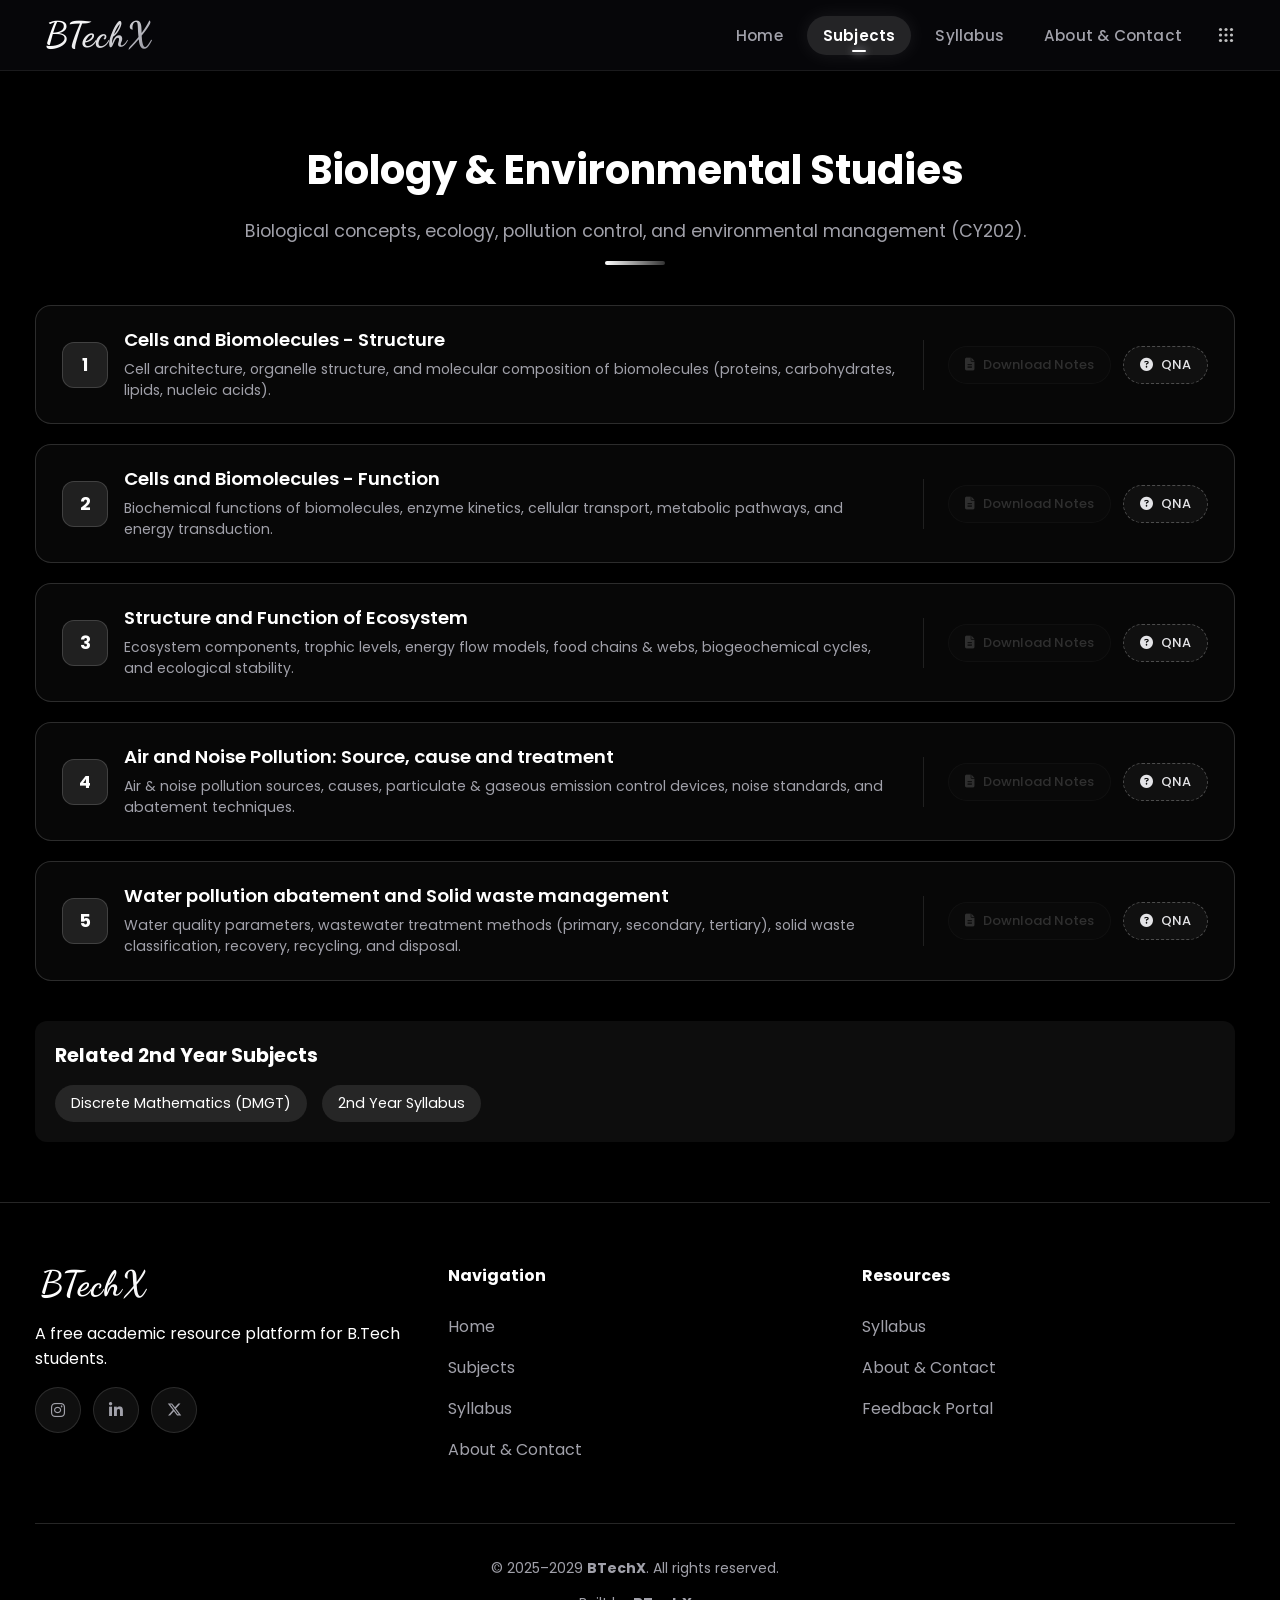
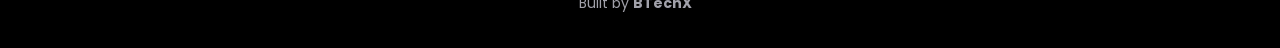
<file: 2ndYearSub/bevs.html>
<!doctype html>
<html lang="en">
<head>
  <meta charset="utf-8" />
  <meta content="width=device-width, initial-scale=1.0" name="viewport" />
  <title>Biology and Environmental Studies (BEVS) - BTechX</title>
  <meta content="Biology and Environmental Studies (CY202) notes and question bank for BTech 2nd Year." name="description" />
  <meta content="BTechX" name="author" />
  <meta content="Biology and Environmental Studies (BEVS) - BTechX" property="og:title" />
  <meta content="Biology and Environmental Studies (CY202) notes and question bank for BTech 2nd Year." property="og:description" />
  <meta content="https://btechx.infinityfreeapp.com/logo.png" property="og:image" />
  <meta content="https://btechx.infinityfreeapp.com/2ndYearSub/bevs.html" property="og:url" />
  <link href="https://fonts.googleapis.com" rel="preconnect" />
  <link crossorigin="" href="https://fonts.gstatic.com" rel="preconnect" />
  <link href="https://fonts.googleapis.com/css2?family=Poppins:wght@300;400;500;600;700&amp;display=swap" rel="stylesheet" />
  <meta http-equiv="Cache-Control" content="no-cache, no-store, must-revalidate" />
  <meta http-equiv="Pragma" content="no-cache" />
  <meta http-equiv="Expires" content="0" />
  <link href="https://cdnjs.cloudflare.com/ajax/libs/font-awesome/6.4.0/css/all.min.css" rel="stylesheet" />
  <link href="../styles.css?v=17.1" rel="stylesheet" />
  <link href="https://btechx.infinityfreeapp.com/2ndYearSub/bevs.html" rel="canonical" />
  <link rel="icon" type="image/png" href="../logo.png?v=7" />

  <script type="application/ld+json">
  {
    "@context": "https://schema.org",
    "@type": "Course",
    "name": "Biology and Environmental Studies (BEVS)",
    "description": "Biological systems, ecological principles, air & noise pollution, and environmental sustainability.",
    "provider": {
      "@type": "Organization",
      "name": "BTechX",
      "sameAs": "https://btechx.infinityfreeapp.com"
    }
  }
  </script>
</head>
<body>
  <!-- Global Shared SVG Defs (Ensures gradients always render on Desktop & Mobile without duplicate ID collisions) -->
  <svg width="0" height="0" style="position: absolute; width: 0; height: 0; overflow: hidden; pointer-events: none;" aria-hidden="true">
    <defs>
      <linearGradient id="neonGradientNav" x1="120" y1="30" x2="955" y2="520" gradientUnits="userSpaceOnUse">
        <stop offset="0%" stop-color="#00f2fe" />
        <stop offset="35%" stop-color="#2563eb" />
        <stop offset="72%" stop-color="#d946ef" />
        <stop offset="100%" stop-color="#ec4899" />
      </linearGradient>
      <linearGradient id="coreGradientNav" x1="120" y1="30" x2="955" y2="520" gradientUnits="userSpaceOnUse">
        <stop offset="0%" stop-color="#ffffff" />
        <stop offset="50%" stop-color="#d8e2ff" />
        <stop offset="100%" stop-color="#ffd6f9" />
      </linearGradient>
    </defs>
  </svg>
  <nav class="navbar">
    <div class="container navbar-inner">
      <div class="navbar-brand">
        <button class="apps-launcher-btn mobile-apps-btn" id="mobileAppsLauncherBtn" type="button" title="Apps" aria-label="Apps">
          <span class="apps-icon-stack">
            <svg class="apps-matrix-icon" width="16" height="16" viewBox="0 0 16 16" fill="currentColor" aria-hidden="true">
              <circle cx="2.5" cy="2.5" r="1.6"></circle>
              <circle cx="8" cy="2.5" r="1.6"></circle>
              <circle cx="13.5" cy="2.5" r="1.6"></circle>
              <circle cx="2.5" cy="8" r="1.6"></circle>
              <circle cx="8" cy="8" r="1.6"></circle>
              <circle cx="13.5" cy="8" r="1.6"></circle>
              <circle cx="2.5" cy="13.5" r="1.6"></circle>
              <circle cx="8" cy="13.5" r="1.6"></circle>
              <circle cx="13.5" cy="13.5" r="1.6"></circle>
            </svg>
            <svg class="apps-neon-icon" width="16" height="16" viewBox="7 -35 1060 1060" fill="none" aria-hidden="true">
              <path d="M 124 35 L 124 195 C 124 275, 165 305, 255 335 C 420 390, 560 442, 692 484 C 560 526, 420 582, 255 645 C 165 680, 124 715, 122 800 L 122 955 C 330 890, 535 765, 622 685 C 785 595, 895 520, 916 499 L 952 484 L 916 469 C 895 440, 785 350, 622 252 C 535 190, 330 95, 124 35 Z" stroke="url(#neonGradientNav)" stroke-width="70" stroke-opacity="0.25" stroke-linejoin="round" />
              <path class="neon-laser-path" pathLength="1000" d="M 124 35 L 124 195 C 124 275, 165 305, 255 335 C 420 390, 560 442, 692 484 C 560 526, 420 582, 255 645 C 165 680, 124 715, 122 800 L 122 955 C 330 890, 535 765, 622 685 C 785 595, 895 520, 916 499 L 952 484 L 916 469 C 895 440, 785 350, 622 252 C 535 190, 330 95, 124 35 Z" stroke="url(#neonGradientNav)" stroke-width="120" stroke-linecap="round" stroke-linejoin="round" />
              <path class="neon-core-path" pathLength="1000" d="M 124 35 L 124 195 C 124 275, 165 305, 255 335 C 420 390, 560 442, 692 484 C 560 526, 420 582, 255 645 C 165 680, 124 715, 122 800 L 122 955 C 330 890, 535 765, 622 685 C 785 595, 895 520, 916 499 L 952 484 L 916 469 C 895 440, 785 350, 622 252 C 535 190, 330 95, 124 35 Z" stroke="url(#coreGradientNav)" stroke-width="50" stroke-linecap="round" stroke-linejoin="round" />
            </svg>
          </span>
        </button>
        <a class="navbar-brand" href="../index.html">
          <span class="logo-text">BTechX</span>
        </a>
      </div>
      <div class="navbar-links">
        <a href="../index.html">Home</a>
        <a class="active" href="../index.html#subjects">Subjects</a>
        <a href="../syllabus.html">Syllabus</a>
        <a href="../about.html">About &amp; Contact</a>
        <div class="apps-launcher-wrapper" id="appsLauncherWrapper">
          <button class="apps-launcher-btn" id="appsLauncherBtn" type="button" title="Apps" aria-label="Apps" aria-expanded="false">
            <span class="apps-icon-stack">
              <svg class="apps-matrix-icon" width="16" height="16" viewBox="0 0 16 16" fill="currentColor" aria-hidden="true">
                <circle cx="2.5" cy="2.5" r="1.6"></circle>
                <circle cx="8" cy="2.5" r="1.6"></circle>
                <circle cx="13.5" cy="2.5" r="1.6"></circle>
                <circle cx="2.5" cy="8" r="1.6"></circle>
                <circle cx="8" cy="8" r="1.6"></circle>
                <circle cx="13.5" cy="8" r="1.6"></circle>
                <circle cx="2.5" cy="13.5" r="1.6"></circle>
                <circle cx="8" cy="13.5" r="1.6"></circle>
                <circle cx="13.5" cy="13.5" r="1.6"></circle>
              </svg>
              <svg class="apps-neon-icon" width="16" height="16" viewBox="7 -35 1060 1060" fill="none" aria-hidden="true">
                <path d="M 124 35 L 124 195 C 124 275, 165 305, 255 335 C 420 390, 560 442, 692 484 C 560 526, 420 582, 255 645 C 165 680, 124 715, 122 800 L 122 955 C 330 890, 535 765, 622 685 C 785 595, 895 520, 916 499 L 952 484 L 916 469 C 895 440, 785 350, 622 252 C 535 190, 330 95, 124 35 Z" stroke="url(#neonGradientNav)" stroke-width="70" stroke-opacity="0.25" stroke-linejoin="round" />
                <path class="neon-laser-path" pathLength="1000" d="M 124 35 L 124 195 C 124 275, 165 305, 255 335 C 420 390, 560 442, 692 484 C 560 526, 420 582, 255 645 C 165 680, 124 715, 122 800 L 122 955 C 330 890, 535 765, 622 685 C 785 595, 895 520, 916 499 L 952 484 L 916 469 C 895 440, 785 350, 622 252 C 535 190, 330 95, 124 35 Z" stroke="url(#neonGradientNav)" stroke-width="120" stroke-linecap="round" stroke-linejoin="round" />
                <path class="neon-core-path" pathLength="1000" d="M 124 35 L 124 195 C 124 275, 165 305, 255 335 C 420 390, 560 442, 692 484 C 560 526, 420 582, 255 645 C 165 680, 124 715, 122 800 L 122 955 C 330 890, 535 765, 622 685 C 785 595, 895 520, 916 499 L 952 484 L 916 469 C 895 440, 785 350, 622 252 C 535 190, 330 95, 124 35 Z" stroke="url(#coreGradientNav)" stroke-width="50" stroke-linecap="round" stroke-linejoin="round" />
              </svg>
            </span>
          </button>
          <div class="apps-launcher-popover" id="appsLauncherPopover" role="dialog" aria-label="DLM Apps Launcher">
            <div class="alp-header">
              <span class="alp-header-title">Apps</span>
            </div>
            <div class="alp-grid">
              <a href="https://angkor-ai-dlm.vercel.app/" target="_blank" rel="noopener noreferrer" class="alp-item" title="Angkor AI">
                <div class="alp-item-icon">
                  <img src="../images/angkor.png" alt="Angkor AI" onerror="this.onerror=null;this.src='https://angkor-ai-dlm.vercel.app/favicon.ico';" />
                </div>
                <span class="alp-item-name">Angkor AI</span>
              </a>
              <a href="https://meta-cleaner-dlm.vercel.app/" target="_blank" rel="noopener noreferrer" class="alp-item" title="MetaCleaner">
                <div class="alp-item-icon">
                  <img src="../images/metacleaner.png" alt="MetaCleaner" onerror="this.onerror=null;this.src='https://meta-cleaner-dlm.vercel.app/favicon.ico';" />
                </div>
                <span class="alp-item-name">MetaCleaner</span>
              </a>
              <a href="https://k6dlm.vercel.app/" target="_blank" rel="noopener noreferrer" class="alp-item" title="K6 Engine — NIFTY 50 Directional Intelligence">
                <div class="alp-item-icon">
                  <img src="../images/k6.png" alt="K6 Engine" onerror="this.onerror=null;this.src='https://k6dlm.vercel.app/favicon.ico';" />
                </div>
                <span class="alp-item-name">K6 Engine</span>
              </a>
              <a href="../index.html" class="alp-item" title="BTechX">
                <div class="alp-item-icon">
                  <img src="../logo.png" alt="BTechX Logo" onerror="this.onerror=null;this.src='../images/btechx.png';this.onerror=function(){this.src='https://raw.githubusercontent.com/py-C0der/yourclg/main/logo.png';};" style="
                    width: 100%;
                    height: 100%;
                    object-fit: cover;
                    border-radius: 50%;
                  ">
                </div>
                <span class="alp-item-name">BTechX</span>
              </a>
            </div>
            <div class="alp-storage-track" id="appsStorageTrack" title="Browser Storage">
              <div class="alp-storage-fill" id="appsStorageFill" style="width: 100%;"></div>
            </div>
          </div>
        </div>
      </div>
      <button aria-label="Toggle menu" class="nav-toggle" id="navToggle">
        <span></span><span></span><span></span>
      </button>
    </div>
  </nav>

  <div class="mobile-menu" id="mobileMenu">
    <div class="mobile-menu-panel">
      <div class="sidebar-header">
        <span class="logo-text">BTechX</span>
        <button class="close-btn" id="closeMenu">×</button>
      </div>
      <a href="../index.html">Home</a>
      <a class="active" href="../index.html#subjects">Subjects</a>
      <a href="../syllabus.html">Syllabus</a>
      <a href="../about.html">About &amp; Contact</a>
    </div>
  </div>

  <section class="modules-section" style="padding-top: 60px;">
    <div class="container">
      <div class="section-header">
        <h1 style="color: var(--text); font-size: 2.5rem; margin-bottom: 10px;">Biology &amp; Environmental Studies</h1>
        <p style="color: var(--text-muted); font-size: 1.1rem;">Biological concepts, ecology, pollution control, and environmental management (CY202).</p>
        <div class="section-divider"></div>
      </div>

      <!-- Unit 1 -->
      <div class="module-block" id="module-1">
        <div class="module-block-header">
          <div style="display: flex; align-items: center; gap: 16px">
            <div class="module-num">1</div>
            <div>
              <h3>Cells and Biomolecules - Structure</h3>
              <p>Cell architecture, organelle structure, and molecular composition of biomolecules (proteins, carbohydrates, lipids, nucleic acids).</p>
            </div>
          </div>
          <div class="btn-group">
            <a class="download-btn unavailable disabled" href="#" title="Notes not available yet"><i class="fas fa-file-alt"></i> Download Notes</a>
            <a class="download-btn qna-btn" href="../Data/Subjects/2nd year/BEVS/CY202_Unit1_QuestionBank.pdf"><i class="fas fa-question-circle"></i> QNA</a>
          </div>
        </div>
      </div>

      <!-- Unit 2 -->
      <div class="module-block" id="module-2">
        <div class="module-block-header">
          <div style="display: flex; align-items: center; gap: 16px">
            <div class="module-num">2</div>
            <div>
              <h3>Cells and Biomolecules - Function</h3>
              <p>Biochemical functions of biomolecules, enzyme kinetics, cellular transport, metabolic pathways, and energy transduction.</p>
            </div>
          </div>
          <div class="btn-group">
            <a class="download-btn unavailable disabled" href="#" title="Notes not available yet"><i class="fas fa-file-alt"></i> Download Notes</a>
            <a class="download-btn qna-btn" href="../Data/Subjects/2nd year/BEVS/CY202_Unit2_QuestionBank.pdf"><i class="fas fa-question-circle"></i> QNA</a>
          </div>
        </div>
      </div>

      <!-- Unit 3 -->
      <div class="module-block" id="module-3">
        <div class="module-block-header">
          <div style="display: flex; align-items: center; gap: 16px">
            <div class="module-num">3</div>
            <div>
              <h3>Structure and Function of Ecosystem</h3>
              <p>Ecosystem components, trophic levels, energy flow models, food chains &amp; webs, biogeochemical cycles, and ecological stability.</p>
            </div>
          </div>
          <div class="btn-group">
            <a class="download-btn unavailable disabled" href="#" title="Notes not available yet"><i class="fas fa-file-alt"></i> Download Notes</a>
            <a class="download-btn qna-btn" href="../Data/Subjects/2nd year/BEVS/CY202_Unit3_QuestionBank.pdf"><i class="fas fa-question-circle"></i> QNA</a>
          </div>
        </div>
      </div>

      <!-- Unit 4 -->
      <div class="module-block" id="module-4">
        <div class="module-block-header">
          <div style="display: flex; align-items: center; gap: 16px">
            <div class="module-num">4</div>
            <div>
              <h3>Air and Noise Pollution: Source, cause and treatment</h3>
              <p>Air &amp; noise pollution sources, causes, particulate &amp; gaseous emission control devices, noise standards, and abatement techniques.</p>
            </div>
          </div>
          <div class="btn-group">
            <a class="download-btn unavailable disabled" href="#" title="Notes not available yet"><i class="fas fa-file-alt"></i> Download Notes</a>
            <a class="download-btn qna-btn" href="../Data/Subjects/2nd year/BEVS/Unit4_Air_Noise_Pollution_QuestionBank.pdf"><i class="fas fa-question-circle"></i> QNA</a>
          </div>
        </div>
      </div>

      <!-- Unit 5 -->
      <div class="module-block" id="module-5">
        <div class="module-block-header">
          <div style="display: flex; align-items: center; gap: 16px">
            <div class="module-num">5</div>
            <div>
              <h3>Water pollution abatement and Solid waste management</h3>
              <p>Water quality parameters, wastewater treatment methods (primary, secondary, tertiary), solid waste classification, recovery, recycling, and disposal.</p>
            </div>
          </div>
          <div class="btn-group">
            <a class="download-btn unavailable disabled" href="#" title="Notes not available yet"><i class="fas fa-file-alt"></i> Download Notes</a>
            <a class="download-btn qna-btn" href="../Data/Subjects/2nd year/BEVS/CY202_Unit5_QuestionBank.pdf"><i class="fas fa-question-circle"></i> QNA</a>
          </div>
        </div>
      </div>

      <div class="related-subjects" style="margin-top: 40px; padding: 20px; background: rgba(255,255,255,0.05); border-radius: 12px;">
        <h3 style="color: var(--primary); margin-bottom: 15px; font-size: 1.2rem;">Related 2nd Year Subjects</h3>
        <div style="display:flex; gap: 15px; flex-wrap: wrap;">
          <a href="dmgt.html" style="color: var(--text); text-decoration: none; padding: 8px 16px; background: rgba(255,255,255,0.1); border-radius: 20px; font-size: 0.9rem; transition: 0.3s;" onmouseover="this.style.background='var(--primary)'" onmouseout="this.style.background='rgba(255,255,255,0.1)'">Discrete Mathematics (DMGT)</a>
          <a href="../syllabus.html" style="color: var(--text); text-decoration: none; padding: 8px 16px; background: rgba(255,255,255,0.1); border-radius: 20px; font-size: 0.9rem; transition: 0.3s;" onmouseover="this.style.background='var(--primary)'" onmouseout="this.style.background='rgba(255,255,255,0.1)'">2nd Year Syllabus</a>
        </div>
      </div>
    </div>
  </section>

  <footer class="site-footer">
    <div class="container">
      <div class="footer-grid">
        <div class="footer-brand">
          <div class="logo-text">BTechX</div>
          <p>A free academic resource platform for B.Tech students.</p>
          <div class="footer-social">
            <a href="https://www.instagram.com/mr.backbencher.007.in" target="_blank" title="Instagram"><i class="fab fa-instagram"></i></a>
            <a href="https://www.linkedin.com/in/subhammoharana2007/?locale=en-US" target="_blank" title="LinkedIn"><i class="fab fa-linkedin-in"></i></a>
            <a href="https://x.com/SubhamM17005388" target="_blank" title="X (Twitter)"><svg width="15" height="15" viewBox="0 0 24 24" fill="currentColor"><path d="M18.244 2.25h3.308l-7.227 8.26 8.502 11.24H16.17l-5.214-6.817L4.99 21.75H1.68l7.73-8.835L1.254 2.25H8.08l4.713 6.231zm-1.161 17.52h1.833L7.084 4.126H5.117z"/></svg></a>
          </div>
        </div>
        <div class="footer-col">
          <h4>Navigation</h4>
          <ul>
            <li><a href="../index.html">Home</a></li>
            <li><a href="../index.html#subjects">Subjects</a></li>
            <li><a href="../syllabus.html">Syllabus</a></li>
            <li><a href="../about.html">About &amp; Contact</a></li>
          </ul>
        </div>
        <div class="footer-col">
          <h4>Resources</h4>
          <ul>
            <li><a href="../syllabus.html">Syllabus</a></li>
            <li><a href="../about.html">About &amp; Contact</a></li>
            <li><a href="https://itsme-gilt.vercel.app/contact" target="_blank">Feedback Portal</a></li>
          </ul>
        </div>
      </div>
      <div class="footer-bottom">
        <p>© 2025–2029 <strong>BTechX</strong>. All rights reserved.</p>
        <p>Built by <strong>BTechX</strong></p>
      </div>
    </div>
  </footer>

  <button class="back-to-top" id="backToTop" title="Back to top">
    <i class="fas fa-chevron-up"></i>
  </button>
  <script src="../assets/js/nav.js?v=17.1"></script>
  <script src="../assets/js/pdf-modal.js?v=16.7"></script>
  <script src="../assets/js/version-check.js?v=16.7"></script>
</body>
</html>
</file>
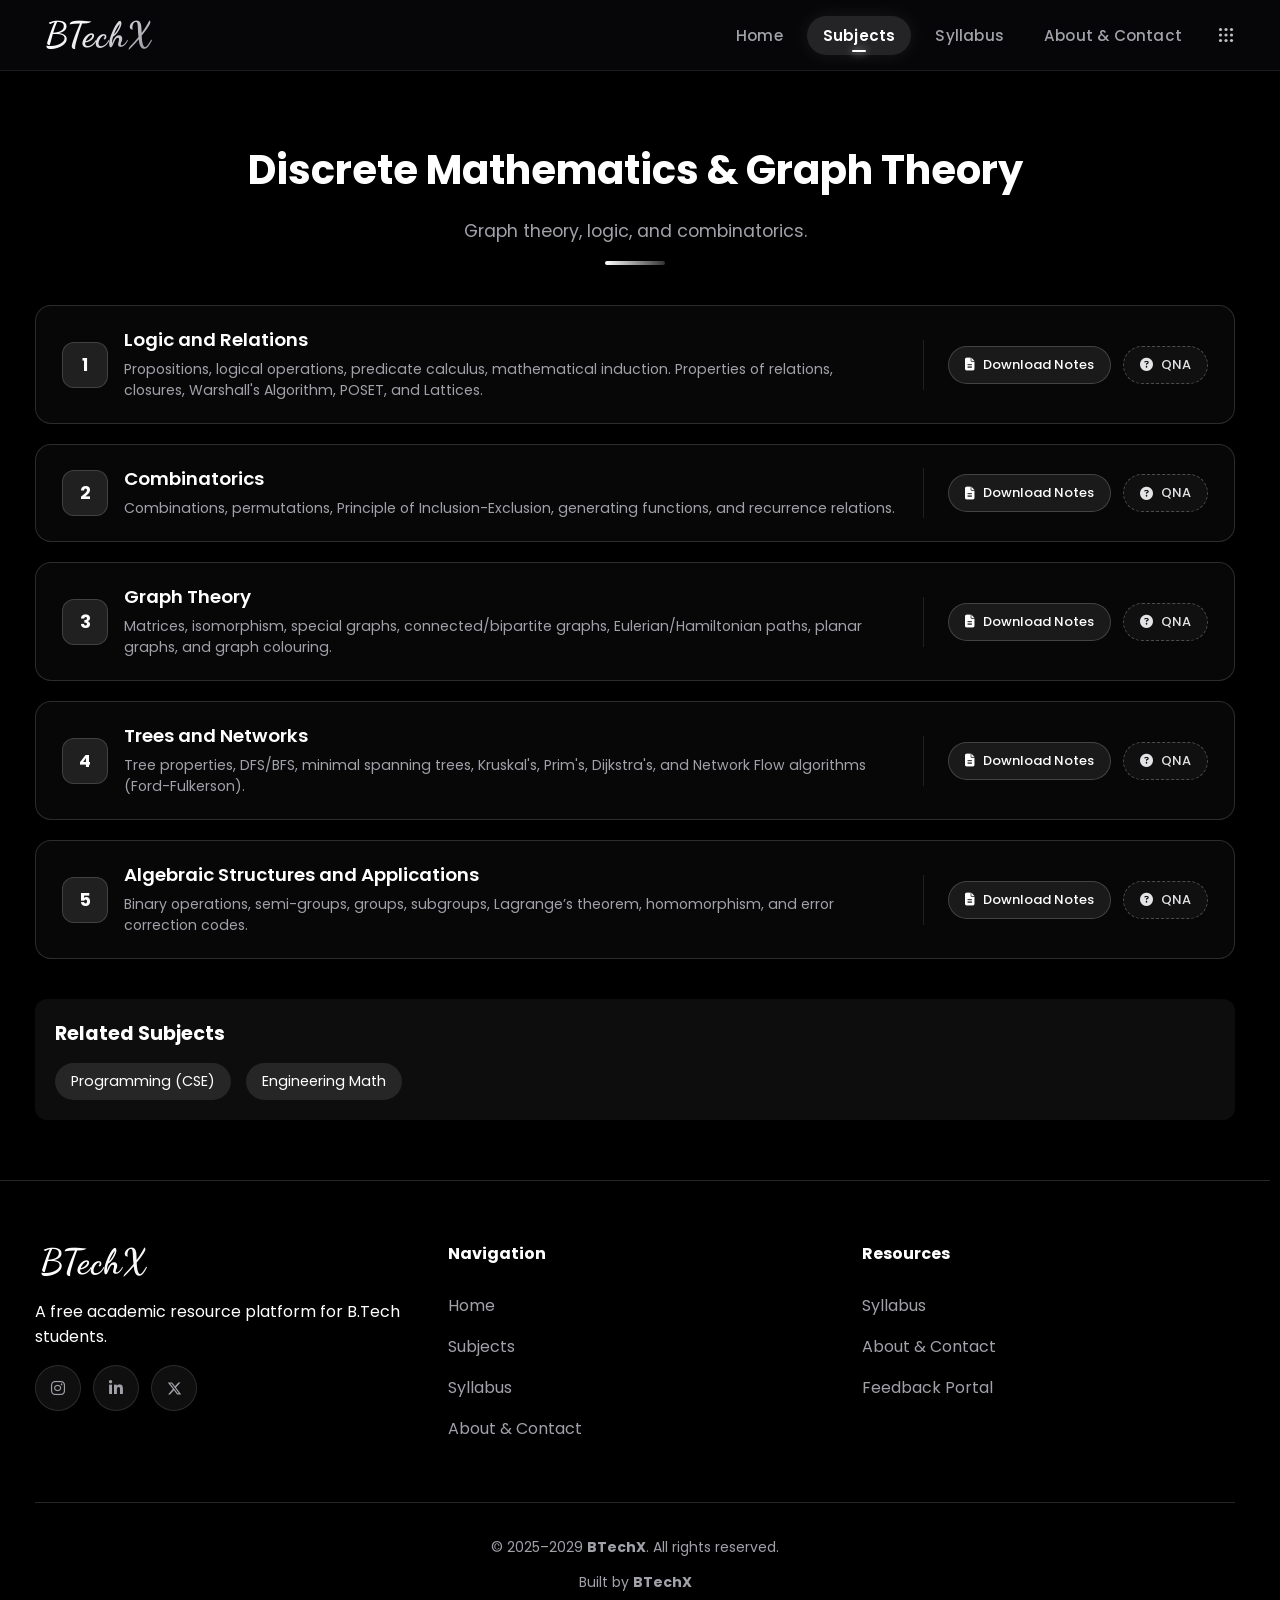
<file: 2ndYearSub/dmgt.html>
<!doctype html>
<html lang="en">
<head>
  <meta charset="utf-8" />
  <meta content="width=device-width, initial-scale=1.0" name="viewport" />
  <title>Discrete Mathematics & Graph Theory - BTechX</title>
  <meta content="Discrete Mathematics and Graph Theory notes for BTech." name="description" />
  <meta content="BTechX" name="author" />
  <meta content="Discrete Mathematics & Graph Theory - BTechX" property="og:title" />
  <meta content="Discrete Mathematics and Graph Theory notes for BTech." property="og:description" />
  <meta content="https://btechx.infinityfreeapp.com/logo.png" property="og:image" />
  <meta content="https://btechx.infinityfreeapp.com/2ndYearSub/dmgt.html" property="og:url" />
  <link href="https://fonts.googleapis.com" rel="preconnect" />
  <link crossorigin="" href="https://fonts.gstatic.com" rel="preconnect" />
  <link href="https://fonts.googleapis.com/css2?family=Poppins:wght@300;400;500;600;700&amp;display=swap" rel="stylesheet" />
  <meta http-equiv="Cache-Control" content="no-cache, no-store, must-revalidate" />
  <meta http-equiv="Pragma" content="no-cache" />
  <meta http-equiv="Expires" content="0" />
  <link href="https://cdnjs.cloudflare.com/ajax/libs/font-awesome/6.4.0/css/all.min.css" rel="stylesheet" />
  <link href="../styles.css?v=17.1" rel="stylesheet" />
  <link href="https://btechx.infinityfreeapp.com/2ndYearSub/dmgt.html" rel="canonical" />
  <link rel="icon" type="image/png" href="../logo.png?v=7" />

  <script type="application/ld+json">
  {
    "@context": "https://schema.org",
    "@type": "Course",
    "name": "Discrete Mathematics & Graph Theory",
    "description": "Logic, set theory, combinatorics, and graph algorithms.",
    "provider": {
      "@type": "Organization",
      "name": "BTechX",
      "sameAs": "https://btechx.infinityfreeapp.com"
    }
  }
  </script>
</head>
<body>
  <!-- Global Shared SVG Defs (Ensures gradients always render on Desktop & Mobile without duplicate ID collisions) -->
  <svg width="0" height="0" style="position: absolute; width: 0; height: 0; overflow: hidden; pointer-events: none;" aria-hidden="true">
    <defs>
      <linearGradient id="neonGradientNav" x1="120" y1="30" x2="955" y2="520" gradientUnits="userSpaceOnUse">
        <stop offset="0%" stop-color="#00f2fe" />
        <stop offset="35%" stop-color="#2563eb" />
        <stop offset="72%" stop-color="#d946ef" />
        <stop offset="100%" stop-color="#ec4899" />
      </linearGradient>
      <linearGradient id="coreGradientNav" x1="120" y1="30" x2="955" y2="520" gradientUnits="userSpaceOnUse">
        <stop offset="0%" stop-color="#ffffff" />
        <stop offset="50%" stop-color="#d8e2ff" />
        <stop offset="100%" stop-color="#ffd6f9" />
      </linearGradient>
    </defs>
  </svg>
  <nav class="navbar">
    <div class="container navbar-inner">
      <div class="navbar-brand">
        <button class="apps-launcher-btn mobile-apps-btn" id="mobileAppsLauncherBtn" type="button" title="Apps" aria-label="Apps">
          <span class="apps-icon-stack">
            <svg class="apps-matrix-icon" width="16" height="16" viewBox="0 0 16 16" fill="currentColor" aria-hidden="true">
              <circle cx="2.5" cy="2.5" r="1.6"></circle>
              <circle cx="8" cy="2.5" r="1.6"></circle>
              <circle cx="13.5" cy="2.5" r="1.6"></circle>
              <circle cx="2.5" cy="8" r="1.6"></circle>
              <circle cx="8" cy="8" r="1.6"></circle>
              <circle cx="13.5" cy="8" r="1.6"></circle>
              <circle cx="2.5" cy="13.5" r="1.6"></circle>
              <circle cx="8" cy="13.5" r="1.6"></circle>
              <circle cx="13.5" cy="13.5" r="1.6"></circle>
            </svg>
            <svg class="apps-neon-icon" width="16" height="16" viewBox="7 -35 1060 1060" fill="none" aria-hidden="true">
              <path d="M 124 35 L 124 195 C 124 275, 165 305, 255 335 C 420 390, 560 442, 692 484 C 560 526, 420 582, 255 645 C 165 680, 124 715, 122 800 L 122 955 C 330 890, 535 765, 622 685 C 785 595, 895 520, 916 499 L 952 484 L 916 469 C 895 440, 785 350, 622 252 C 535 190, 330 95, 124 35 Z" stroke="url(#neonGradientNav)" stroke-width="70" stroke-opacity="0.25" stroke-linejoin="round" />
              <path class="neon-laser-path" pathLength="1000" d="M 124 35 L 124 195 C 124 275, 165 305, 255 335 C 420 390, 560 442, 692 484 C 560 526, 420 582, 255 645 C 165 680, 124 715, 122 800 L 122 955 C 330 890, 535 765, 622 685 C 785 595, 895 520, 916 499 L 952 484 L 916 469 C 895 440, 785 350, 622 252 C 535 190, 330 95, 124 35 Z" stroke="url(#neonGradientNav)" stroke-width="120" stroke-linecap="round" stroke-linejoin="round" />
              <path class="neon-core-path" pathLength="1000" d="M 124 35 L 124 195 C 124 275, 165 305, 255 335 C 420 390, 560 442, 692 484 C 560 526, 420 582, 255 645 C 165 680, 124 715, 122 800 L 122 955 C 330 890, 535 765, 622 685 C 785 595, 895 520, 916 499 L 952 484 L 916 469 C 895 440, 785 350, 622 252 C 535 190, 330 95, 124 35 Z" stroke="url(#coreGradientNav)" stroke-width="50" stroke-linecap="round" stroke-linejoin="round" />
            </svg>
          </span>
        </button>
        <a class="navbar-brand" href="../index.html">
          <span class="logo-text">BTechX</span>
        </a>
      </div>
      <div class="navbar-links">
        <a href="../index.html">Home</a>
        <a class="active" href="../index.html#subjects">Subjects</a>
        <a href="../syllabus.html">Syllabus</a>
        <a href="../about.html">About &amp; Contact</a>
        <div class="apps-launcher-wrapper" id="appsLauncherWrapper">
          <button class="apps-launcher-btn" id="appsLauncherBtn" type="button" title="Apps" aria-label="Apps" aria-expanded="false">
            <span class="apps-icon-stack">
              <svg class="apps-matrix-icon" width="16" height="16" viewBox="0 0 16 16" fill="currentColor" aria-hidden="true">
                <circle cx="2.5" cy="2.5" r="1.6"></circle>
                <circle cx="8" cy="2.5" r="1.6"></circle>
                <circle cx="13.5" cy="2.5" r="1.6"></circle>
                <circle cx="2.5" cy="8" r="1.6"></circle>
                <circle cx="8" cy="8" r="1.6"></circle>
                <circle cx="13.5" cy="8" r="1.6"></circle>
                <circle cx="2.5" cy="13.5" r="1.6"></circle>
                <circle cx="8" cy="13.5" r="1.6"></circle>
                <circle cx="13.5" cy="13.5" r="1.6"></circle>
              </svg>
              <svg class="apps-neon-icon" width="16" height="16" viewBox="7 -35 1060 1060" fill="none" aria-hidden="true">
                <path d="M 124 35 L 124 195 C 124 275, 165 305, 255 335 C 420 390, 560 442, 692 484 C 560 526, 420 582, 255 645 C 165 680, 124 715, 122 800 L 122 955 C 330 890, 535 765, 622 685 C 785 595, 895 520, 916 499 L 952 484 L 916 469 C 895 440, 785 350, 622 252 C 535 190, 330 95, 124 35 Z" stroke="url(#neonGradientNav)" stroke-width="70" stroke-opacity="0.25" stroke-linejoin="round" />
                <path class="neon-laser-path" pathLength="1000" d="M 124 35 L 124 195 C 124 275, 165 305, 255 335 C 420 390, 560 442, 692 484 C 560 526, 420 582, 255 645 C 165 680, 124 715, 122 800 L 122 955 C 330 890, 535 765, 622 685 C 785 595, 895 520, 916 499 L 952 484 L 916 469 C 895 440, 785 350, 622 252 C 535 190, 330 95, 124 35 Z" stroke="url(#neonGradientNav)" stroke-width="120" stroke-linecap="round" stroke-linejoin="round" />
                <path class="neon-core-path" pathLength="1000" d="M 124 35 L 124 195 C 124 275, 165 305, 255 335 C 420 390, 560 442, 692 484 C 560 526, 420 582, 255 645 C 165 680, 124 715, 122 800 L 122 955 C 330 890, 535 765, 622 685 C 785 595, 895 520, 916 499 L 952 484 L 916 469 C 895 440, 785 350, 622 252 C 535 190, 330 95, 124 35 Z" stroke="url(#coreGradientNav)" stroke-width="50" stroke-linecap="round" stroke-linejoin="round" />
              </svg>
            </span>
          </button>
          <div class="apps-launcher-popover" id="appsLauncherPopover" role="dialog" aria-label="DLM Apps Launcher">
            <div class="alp-header">
              <span class="alp-header-title">Apps</span>
            </div>
            <div class="alp-grid">
              <a href="https://angkor-ai-dlm.vercel.app/" target="_blank" rel="noopener noreferrer" class="alp-item" title="Angkor AI">
                <div class="alp-item-icon">
                  <img src="../images/angkor.png" alt="Angkor AI" onerror="this.onerror=null;this.src='https://angkor-ai-dlm.vercel.app/favicon.ico';" />
                </div>
                <span class="alp-item-name">Angkor AI</span>
              </a>
              <a href="https://meta-cleaner-dlm.vercel.app/" target="_blank" rel="noopener noreferrer" class="alp-item" title="MetaCleaner">
                <div class="alp-item-icon">
                  <img src="../images/metacleaner.png" alt="MetaCleaner" onerror="this.onerror=null;this.src='https://meta-cleaner-dlm.vercel.app/favicon.ico';" />
                </div>
                <span class="alp-item-name">MetaCleaner</span>
              </a>
              <a href="https://k6dlm.vercel.app/" target="_blank" rel="noopener noreferrer" class="alp-item" title="K6 Engine — NIFTY 50 Directional Intelligence">
                <div class="alp-item-icon">
                  <img src="../images/k6.png" alt="K6 Engine" onerror="this.onerror=null;this.src='https://k6dlm.vercel.app/favicon.ico';" />
                </div>
                <span class="alp-item-name">K6 Engine</span>
              </a>
              <a href="../index.html" class="alp-item" title="BTechX">
                <div class="alp-item-icon">
                  <img src="../logo.png" alt="BTechX Logo" onerror="this.onerror=null;this.src='../images/btechx.png';this.onerror=function(){this.src='https://raw.githubusercontent.com/py-C0der/yourclg/main/logo.png';};" style="
                    width: 100%;
                    height: 100%;
                    object-fit: cover;
                    border-radius: 50%;
                  ">
                </div>
                <span class="alp-item-name">BTechX</span>
              </a>
            </div>
            <div class="alp-storage-track" id="appsStorageTrack" title="Browser Storage">
              <div class="alp-storage-fill" id="appsStorageFill" style="width: 100%;"></div>
            </div>
          </div>
        </div>
      </div>
      <button aria-label="Toggle menu" class="nav-toggle" id="navToggle">
        <span></span><span></span><span></span>
      </button>
    </div>
  </nav>

  <div class="mobile-menu" id="mobileMenu">
    <div class="mobile-menu-panel">
      <div class="sidebar-header">
        <span class="logo-text">BTechX</span>
        <button class="close-btn" id="closeMenu">×</button>
      </div>
      <a href="../index.html">Home</a>
      <a class="active" href="../index.html#subjects">Subjects</a>
      <a href="../syllabus.html">Syllabus</a>
      <a href="../about.html">About &amp; Contact</a>
    </div>
  </div>

  <section class="modules-section" style="padding-top: 60px;">
    <div class="container">
      <div class="section-header">
        <h1 style="color: var(--text); font-size: 2.5rem; margin-bottom: 10px;">Discrete Mathematics & Graph Theory</h1>
        <p style="color: var(--text-muted); font-size: 1.1rem;">Graph theory, logic, and combinatorics.</p>
        <div class="section-divider"></div>
      </div>
      <div class="module-block" id="module-1">
        <div class="module-block-header">
          <div style="display: flex; align-items: center; gap: 16px">
            <div class="module-num">1</div>
            <div>
              <h3>Logic and Relations</h3>
              <p>Propositions, logical operations, predicate calculus, mathematical induction. Properties of relations, closures, Warshall's Algorithm, POSET, and Lattices.</p>
            </div>
          </div>
          <div class="btn-group">
            <a class="download-btn" href="../Data/Subjects/2nd year/DMGT/u1.pdf"><i class="fas fa-file-alt"></i> Download Notes</a>
            <a class="download-btn qna-btn" href="../Data/Subjects/2nd year/DMGT/qna1.pdf"><i class="fas fa-question-circle"></i> QNA</a>
          </div>
        </div>
      </div>
      
      <div class="module-block" id="module-2">
        <div class="module-block-header">
          <div style="display: flex; align-items: center; gap: 16px">
            <div class="module-num">2</div>
            <div>
              <h3>Combinatorics</h3>
              <p>Combinations, permutations, Principle of Inclusion-Exclusion, generating functions, and recurrence relations.</p>
            </div>
          </div>
          <div class="btn-group">
            <a class="download-btn" href="../Data/Subjects/2nd year/DMGT/u2.pdf"><i class="fas fa-file-alt"></i> Download Notes</a>
            <a class="download-btn qna-btn" href="../Data/Subjects/2nd year/DMGT/qna2.pdf"><i class="fas fa-question-circle"></i> QNA</a>
          </div>
        </div>
      </div>
      
      <div class="module-block" id="module-3">
        <div class="module-block-header">
          <div style="display: flex; align-items: center; gap: 16px">
            <div class="module-num">3</div>
            <div>
              <h3>Graph Theory</h3>
              <p>Matrices, isomorphism, special graphs, connected/bipartite graphs, Eulerian/Hamiltonian paths, planar graphs, and graph colouring.</p>
            </div>
          </div>
          <div class="btn-group">
            <a class="download-btn" href="../Data/Subjects/2nd year/DMGT/u3.pdf"><i class="fas fa-file-alt"></i> Download Notes</a>
            <a class="download-btn qna-btn" href="../Data/Subjects/2nd year/DMGT/qna3.pdf"><i class="fas fa-question-circle"></i> QNA</a>
          </div>
        </div>
      </div>
      
      <div class="module-block" id="module-4">
        <div class="module-block-header">
          <div style="display: flex; align-items: center; gap: 16px">
            <div class="module-num">4</div>
            <div>
              <h3>Trees and Networks</h3>
              <p>Tree properties, DFS/BFS, minimal spanning trees, Kruskal's, Prim's, Dijkstra's, and Network Flow algorithms (Ford-Fulkerson).</p>
            </div>
          </div>
          <div class="btn-group">
            <a class="download-btn" href="../Data/Subjects/2nd year/DMGT/u4.pdf"><i class="fas fa-file-alt"></i> Download Notes</a>
            <a class="download-btn qna-btn" href="../Data/Subjects/2nd year/DMGT/qna4.pdf"><i class="fas fa-question-circle"></i> QNA</a>
          </div>
        </div>
      </div>

      <div class="module-block" id="module-5">
        <div class="module-block-header">
          <div style="display: flex; align-items: center; gap: 16px">
            <div class="module-num">5</div>
            <div>
              <h3>Algebraic Structures and Applications</h3>
              <p>Binary operations, semi-groups, groups, subgroups, Lagrange’s theorem, homomorphism, and error correction codes.</p>
            </div>
          </div>
          <div class="btn-group">
            <a class="download-btn" href="../Data/Subjects/2nd year/DMGT/u5.pdf"><i class="fas fa-file-alt"></i> Download Notes</a>
            <a class="download-btn qna-btn" href="../Data/Subjects/2nd year/DMGT/qna5.pdf"><i class="fas fa-question-circle"></i> QNA</a>
          </div>
        </div>
      </div>
      <div class="related-subjects" style="margin-top: 40px; padding: 20px; background: rgba(255,255,255,0.05); border-radius: 12px;"><h3 style="color: var(--primary); margin-bottom: 15px; font-size: 1.2rem;">Related Subjects</h3><div style="display:flex; gap: 15px; flex-wrap: wrap;"><a href="../1stYearSub/cse.html" style="color: var(--text); text-decoration: none; padding: 8px 16px; background: rgba(255,255,255,0.1); border-radius: 20px; font-size: 0.9rem; transition: 0.3s;" onmouseover="this.style.background='var(--primary)'" onmouseout="this.style.background='rgba(255,255,255,0.1)'">Programming (CSE)</a><a href="../1stYearSub/math2.html" style="color: var(--text); text-decoration: none; padding: 8px 16px; background: rgba(255,255,255,0.1); border-radius: 20px; font-size: 0.9rem; transition: 0.3s;" onmouseover="this.style.background='var(--primary)'" onmouseout="this.style.background='rgba(255,255,255,0.1)'">Engineering Math</a></div></div>
    </div>
  </section>

  <footer class="site-footer">
    <div class="container">
      <div class="footer-grid">
        <div class="footer-brand">
          <div class="logo-text">BTechX</div>
          <p>A free academic resource platform for B.Tech students.</p>
          <div class="footer-social">
            <a href="https://www.instagram.com/mr.backbencher.007.in" target="_blank" title="Instagram"><i class="fab fa-instagram"></i></a>
            <a href="https://www.linkedin.com/in/subhammoharana2007/?locale=en-US" target="_blank" title="LinkedIn"><i class="fab fa-linkedin-in"></i></a>
            <a href="https://x.com/SubhamM17005388" target="_blank" title="X (Twitter)"><svg width="15" height="15" viewBox="0 0 24 24" fill="currentColor"><path d="M18.244 2.25h3.308l-7.227 8.26 8.502 11.24H16.17l-5.214-6.817L4.99 21.75H1.68l7.73-8.835L1.254 2.25H8.08l4.713 6.231zm-1.161 17.52h1.833L7.084 4.126H5.117z"/></svg></a>
          </div>
        </div>
        <div class="footer-col">
          <h4>Navigation</h4>
          <ul>
            <li><a href="../index.html">Home</a></li>
            <li><a href="../index.html#subjects">Subjects</a></li>
            <li><a href="../syllabus.html">Syllabus</a></li>
            <li><a href="../about.html">About &amp; Contact</a></li>
          </ul>
        </div>
        <div class="footer-col">
          <h4>Resources</h4>
          <ul>
            <li><a href="../syllabus.html">Syllabus</a></li>
            <li><a href="../about.html">About &amp; Contact</a></li>
            <li><a href="https://itsme-gilt.vercel.app/contact" target="_blank">Feedback Portal</a></li>
          </ul>
        </div>
      </div>
      <div class="footer-bottom">
        <p>© 2025–2029 <strong>BTechX</strong>. All rights reserved.</p>
        <p>Built by <strong>BTechX</strong></p>
      </div>
    </div>
  </footer>

  <button class="back-to-top" id="backToTop" title="Back to top">
    <i class="fas fa-chevron-up"></i>
  </button>
  <script src="../assets/js/nav.js?v=17.1"></script>
  <script src="../assets/js/pdf-modal.js?v=16.7"></script>
  <script src="../assets/js/version-check.js?v=16.7"></script>
</body>
</html>
</file>
<file: styles.css>
@import url('https://fonts.googleapis.com/css2?family=Dancing+Script:wght@600;700&display=swap');

/* Base and Reset */
* {
  -webkit-tap-highlight-color: transparent;
}

button, a, .year-btn, .view-btn, .download-btn, .syl-link, .showcase-btn {
  touch-action: manipulation;
}

html {
  scroll-behavior: smooth;
  -webkit-font-smoothing: antialiased;
  -moz-osx-font-smoothing: grayscale;
  text-rendering: optimizeLegibility;
  scrollbar-gutter: stable;
  overflow-y: scroll;
}

:root {
  --primary: #ffffff;
  --primary-light: rgba(255, 255, 255, 0.1);
  --primary-muted: rgba(255, 255, 255, 0.3);
  --bg: rgba(10, 10, 10, 0.7);
  --bg-alt: rgba(0, 0, 0, 0.9);
  --border: rgba(255, 255, 255, 0.15);
  --text: #ffffff;
  --text-muted: #a1a1aa;
  --radius: 8px;
  --radius-lg: 12px;
  --radius-xl: 16px;
  --shadow-md: 0 10px 30px rgba(0, 0, 0, 0.7);
  --transition: color 0.3s cubic-bezier(0.16, 1, 0.3, 1), background-color 0.3s cubic-bezier(0.16, 1, 0.3, 1), border-color 0.3s cubic-bezier(0.16, 1, 0.3, 1), opacity 0.3s cubic-bezier(0.16, 1, 0.3, 1), transform 0.3s cubic-bezier(0.16, 1, 0.3, 1);
  --transition-smooth: transform 0.4s cubic-bezier(0.16, 1, 0.3, 1), opacity 0.4s cubic-bezier(0.16, 1, 0.3, 1), box-shadow 0.4s cubic-bezier(0.16, 1, 0.3, 1);
}

/* GPU Hardware Acceleration & Smoothness Optimizations */
.glass-card, 
.showcase-item, 
.year-btn, 
.view-btn, 
.download-btn, 
.syl-link, 
.back-to-top,
.showcase-btn,
.nav-link,
.hero-badge {
  backface-visibility: hidden;
  -webkit-backface-visibility: hidden;
  transition: var(--transition-smooth);
}

/* Dynamically optimize rendering layers for active transitions only on interaction */
.glass-card:hover, .glass-card:active,
.showcase-item:hover, .showcase-item:active,
.back-to-top:hover, .back-to-top:active {
  will-change: transform, opacity;
}

/* Tactile Active Pressed State for Buttons & Cards */
.year-btn:active, 
.view-btn:active, 
.download-btn:active, 
.syl-link:active, 
.showcase-btn:active,
.back-to-top:active {
  transform: scale(0.96) !important;
}

.glass-card:active,
.showcase-item:active,
.card:active,
.contact-card:active,
.subject-card:active,
.about-stat:active {
  transform: scale(0.99) !important;
}

.download-btn {
  display: inline-flex;
  align-items: center;
  gap: 8px;
  padding: 8px 16px;
  border-radius: 20px;
  background: rgba(255, 255, 255, 0.08);
  border: 1px solid rgba(255, 255, 255, 0.18);
  color: #ffffff !important;
  font-size: 13px;
  font-weight: 500;
  text-decoration: none;
  cursor: pointer;
  transition: all 0.3s cubic-bezier(0.16, 1, 0.3, 1);
}

.download-btn:hover {
  background: rgba(255, 255, 255, 0.2);
  border-color: rgba(255, 255, 255, 0.4);
  color: #ffffff !important;
  transform: translateY(-2px);
  box-shadow: 0 4px 15px rgba(255, 255, 255, 0.08);
}

.qna-btn {
  background: rgba(255, 255, 255, 0.04);
  border: 1px dashed rgba(255, 255, 255, 0.25);
  color: #e4e4e7 !important;
}

.qna-btn:hover {
  background: rgba(255, 255, 255, 0.15);
  border-style: solid;
  border-color: rgba(255, 255, 255, 0.45);
  color: #ffffff !important;
}

/* Disabled & Unavailable Document Buttons (Only PDF files are supported & clickable) */
.download-btn.disabled,
.download-btn.unavailable,
.qna-btn.disabled,
.qna-btn.unavailable,
.syl-link.disabled,
.syl-link.unavailable,
.view-btn.disabled,
.view-btn.unavailable,
a.download-btn[href="#"],
a.download-btn[href=""],
a.download-btn:not([href]),
a.download-btn[href*=".docx"],
a.download-btn[href*=".doc"],
a.download-btn[href*=".pptx"],
a.download-btn[href*=".ppt"],
a.download-btn[href*=".zip"],
a.qna-btn[href="#"],
a.qna-btn[href=""],
a.qna-btn:not([href]),
a.qna-btn[href*=".docx"],
a.qna-btn[href*=".doc"],
a.qna-btn[href*=".pptx"],
a.syl-link[href="#"],
a.syl-link[href=""] {
  opacity: 0.38 !important;
  cursor: not-allowed !important;
  transform: none !important;
  box-shadow: none !important;
  background: rgba(255, 255, 255, 0.03) !important;
  border: 1px solid rgba(255, 255, 255, 0.08) !important;
  color: #71717a !important;
  filter: grayscale(1);
  user-select: none;
  -webkit-user-select: none;
}

.download-btn.disabled:hover,
.download-btn.unavailable:hover,
.qna-btn.disabled:hover,
.qna-btn.unavailable:hover,
.syl-link.disabled:hover,
.syl-link.unavailable:hover,
.view-btn.disabled:hover,
.view-btn.unavailable:hover,
a.download-btn[href="#"]:hover,
a.download-btn[href=""]:hover,
a.download-btn:not([href]):hover,
a.download-btn[href*=".docx"]:hover,
a.download-btn[href*=".doc"]:hover,
a.download-btn[href*=".pptx"]:hover,
a.download-btn[href*=".zip"]:hover,
a.qna-btn[href="#"]:hover,
a.qna-btn[href=""]:hover,
a.qna-btn:not([href]):hover,
a.qna-btn[href*=".docx"]:hover,
a.qna-btn[href*=".doc"]:hover,
a.qna-btn[href*=".pptx"]:hover,
a.syl-link[href="#"]:hover,
a.syl-link[href=""]:hover {
  transform: none !important;
  box-shadow: none !important;
  background: rgba(255, 255, 255, 0.03) !important;
  border-color: rgba(255, 255, 255, 0.08) !important;
  color: #71717a !important;
  cursor: not-allowed !important;
}

.module-block {
  background: var(--bg);
  backdrop-filter: blur(16px);
  border: 1px solid var(--border);
  border-radius: var(--radius-xl);
  padding: 22px 26px;
  margin-bottom: 20px;
  transition: var(--transition-smooth);
}

.module-block:hover {
  border-color: var(--primary-muted);
}

.module-block-header {
  display: flex;
  align-items: center;
  justify-content: space-between;
  gap: 28px;
  width: 100%;
}

/* Left Section (L): Module info, number, title, description */
.module-block-header > div:first-child {
  flex: 1 1 auto;
  min-width: 0;
  display: flex;
  align-items: center;
  gap: 18px;
}

.module-block-header > div:first-child > div:last-child {
  flex: 1 1 auto;
  min-width: 0;
}

.module-block-header h3 {
  margin: 0 0 6px 0;
  font-size: 1.15rem;
  font-weight: 600;
  color: var(--text);
  line-height: 1.35;
}

.module-block-header p {
  margin: 0;
  font-size: 0.88rem;
  color: var(--text-muted);
  line-height: 1.5;
  word-break: break-word;
}

.module-num {
  width: 44px;
  height: 44px;
  border-radius: var(--radius-lg);
  background: var(--primary-light);
  border: 1px solid var(--border);
  display: flex;
  align-items: center;
  justify-content: center;
  font-weight: 700;
  font-size: 1.1rem;
  color: var(--text);
  flex-shrink: 0;
}

/* Right Section (R): Action Buttons (Download Notes & QNA) */
.module-block-header .btn-group {
  flex: 0 0 auto;
  display: flex;
  align-items: center;
  gap: 12px;
  justify-content: flex-end;
  padding-left: 24px;
  border-left: 1px solid rgba(255, 255, 255, 0.1);
  min-height: 50px;
}

.module-block-header .btn-group .download-btn {
  white-space: nowrap;
}

@media (max-width: 820px) {
  .module-block-header {
    gap: 18px;
  }
  .module-block-header .btn-group {
    padding-left: 16px;
    gap: 8px;
  }
}

@media (max-width: 680px) {
  .module-block {
    padding: 16px;
  }
  .module-block-header {
    flex-direction: column;
    align-items: stretch;
    gap: 14px;
  }
  .module-block-header .btn-group {
    border-left: none;
    border-top: 1px solid rgba(255, 255, 255, 0.08);
    padding-left: 0;
    padding-top: 14px;
    min-height: auto;
    justify-content: flex-start;
    flex-wrap: wrap;
    gap: 8px;
  }
  .module-block-header .btn-group .download-btn {
    flex: 1 1 auto;
    justify-content: center;
    min-height: 40px;
  }
}

body {
    background-color: #000000;
    color: var(--text);
    overflow-x: hidden;
    font-family: 'Poppins', -apple-system, BlinkMacSystemFont, "Segoe UI", Roboto, Helvetica, Arial, sans-serif, "Apple Color Emoji", "Segoe UI Emoji", "Segoe UI Symbol";
    -webkit-text-size-adjust: 100%;
    margin: 0;
    padding: 80px 0 0 0;
}

/* 3D and Glassmorphism utilities for Index */
.glass-nav {
    background: rgba(0, 0, 0, 0.7);
    backdrop-filter: blur(12px);
    border-bottom: 1px solid var(--border);
}

.glass-card {
    background: var(--bg);
    backdrop-filter: blur(16px);
    border: 1px solid var(--border);
    transition: var(--transition-smooth);
}

/* Enable 3D depth transforms only on hover-supporting desktop devices */
@media (hover: hover) {
    .glass-card {
        transform-style: preserve-3d;
        transform: perspective(1000px);
    }
    .card-content {
        transform: translateZ(30px);
    }
    .card-icon {
        transform: translateZ(50px);
    }
}

/* Custom Scrollbar */
html {
    scrollbar-width: thin;
    scrollbar-color: #27272a #000000;
}
::-webkit-scrollbar {
    width: 8px;
    height: 8px;
}
::-webkit-scrollbar-track {
    background: #000000;
}
::-webkit-scrollbar-thumb {
    background: #27272a;
    border-radius: 4px;
}
::-webkit-scrollbar-thumb:hover {
    background: #3f3f46;
}

/* Base Layout for Legacy Pages */
.container {
    max-width: 1200px;
    margin: 0 auto;
    padding: 0 20px;
}

/* Typography */
h1, h2, h3, h4, h5, h6 {
    color: var(--text);
    margin-top: 0;
}

a {
    color: var(--primary);
    text-decoration: none;
    transition: var(--transition);
}

a:hover {
    color: #d4d4d8;
}

/* Advanced Modern Navbar */
.navbar {
    position: fixed;
    top: 0;
    left: 0;
    width: 100%;
    z-index: 1000;
    background: rgba(8, 8, 12, 0.78);
    backdrop-filter: blur(16px) saturate(180%);
    -webkit-backdrop-filter: blur(16px) saturate(180%);
    border-bottom: 1px solid rgba(255, 255, 255, 0.08);
    padding: 14px 0;
    transition: all 0.35s cubic-bezier(0.16, 1, 0.3, 1);
}

.navbar.scrolled {
    background: rgba(5, 5, 8, 0.94);
    backdrop-filter: blur(20px) saturate(200%);
    -webkit-backdrop-filter: blur(20px) saturate(200%);
    padding: 10px 0;
    border-bottom: 1px solid rgba(255, 255, 255, 0.12);
    box-shadow: 0 12px 36px -8px rgba(0, 0, 0, 0.85), 0 1px 0 rgba(255, 255, 255, 0.05);
}

.navbar-inner {
    display: flex;
    justify-content: space-between;
    align-items: center;
}

.navbar-brand {
    display: flex;
    align-items: center;
    text-decoration: none;
    transition: transform 0.25s ease;
}

.navbar-brand:hover {
    transform: scale(1.02);
}

.logo-text {
    font-family: 'Dancing Script', cursive;
    font-size: 2.2rem;
    font-weight: 700;
    background: linear-gradient(135deg, #ffffff 20%, #e4e4e7 50%, #a1a1aa 85%);
    -webkit-background-clip: text;
    -webkit-text-fill-color: transparent;
    padding: 0 5px;
    letter-spacing: 1px;
    transition: filter 0.3s ease;
}

.navbar-brand:hover .logo-text {
    filter: drop-shadow(0 0 10px rgba(255, 255, 255, 0.45));
}

/* Animated Desktop Links */
.navbar-links {
    display: flex;
    align-items: center;
    gap: 8px;
}

.navbar-links a {
    position: relative;
    color: #a1a1aa;
    font-size: 0.95rem;
    font-weight: 500;
    padding: 8px 16px;
    border-radius: 20px;
    text-decoration: none;
    transition: all 0.25s cubic-bezier(0.16, 1, 0.3, 1);
    letter-spacing: 0.2px;
}

.navbar-links a:hover {
    color: #ffffff;
    background: rgba(255, 255, 255, 0.08);
    transform: translateY(-1px);
}

.navbar-links a.active {
    color: #ffffff;
    background: rgba(255, 255, 255, 0.12);
    font-weight: 600;
    box-shadow: 0 0 20px rgba(255, 255, 255, 0.08);
}

.navbar-links a.active::after {
    content: '';
    position: absolute;
    bottom: 3px;
    left: 50%;
    transform: translateX(-50%);
    width: 14px;
    height: 2px;
    background: #ffffff;
    border-radius: 2px;
    box-shadow: 0 0 8px rgba(255, 255, 255, 0.8);
    animation: activeGlowPulse 2.5s ease-in-out infinite;
}

@keyframes activeGlowPulse {
    0%, 100% { opacity: 0.7; width: 14px; }
    50% { opacity: 1; width: 20px; }
}

/* Animated Hamburger Toggle Button */
.nav-toggle {
    display: none;
    background: rgba(255, 255, 255, 0.06);
    border: 1px solid rgba(255, 255, 255, 0.12);
    border-radius: 10px;
    padding: 9px 10px;
    cursor: pointer;
    width: 44px;
    height: 44px;
    position: relative;
    transition: all 0.3s cubic-bezier(0.16, 1, 0.3, 1);
    box-sizing: border-box;
    flex-direction: column;
    justify-content: center;
    align-items: center;
    gap: 5px;
}

.nav-toggle:hover {
    background: rgba(255, 255, 255, 0.14);
    border-color: rgba(255, 255, 255, 0.25);
    transform: scale(1.05);
}

.nav-toggle:active {
    transform: scale(0.95);
}

.nav-toggle span {
    display: block;
    width: 22px;
    height: 2px;
    background: #ffffff;
    border-radius: 2px;
    transition: all 0.35s cubic-bezier(0.16, 1, 0.3, 1);
    transform-origin: center;
}

/* Transform 3 bars smoothly into 'X' */
.nav-toggle.active span:nth-child(1) {
    transform: translateY(7px) rotate(45deg);
}

.nav-toggle.active span:nth-child(2) {
    opacity: 0;
    transform: scale(0);
}

.nav-toggle.active span:nth-child(3) {
    transform: translateY(-7px) rotate(-45deg);
}

@media (max-width: 900px) {
    .navbar-links {
        display: none;
    }
    .nav-toggle {
        display: flex;
    }
}

@media (min-width: 901px) and (max-width: 1040px) {
    .navbar-links {
        gap: 16px;
    }
    .navbar-links a {
        font-size: 13.5px;
        padding: 6px 10px;
    }
}

/* Animated Mobile Menu Overlay */
.mobile-menu {
    position: fixed;
    inset: 0;
    z-index: 2000;
    background: rgba(3, 4, 7, 0.65);
    backdrop-filter: blur(8px);
    -webkit-backdrop-filter: blur(8px);
    opacity: 0;
    pointer-events: none;
    visibility: hidden;
    transition: opacity 0.32s cubic-bezier(0.25, 1, 0.5, 1),
                visibility 0.32s cubic-bezier(0.25, 1, 0.5, 1);
    display: flex;
    justify-content: flex-end;
}

.mobile-menu.open {
    opacity: 1;
    pointer-events: auto;
    visibility: visible;
}

/* Slide-in Animated Drawer Panel */
.mobile-menu-panel {
    width: 82%;
    max-width: 340px;
    height: 100%;
    background: rgba(11, 11, 15, 0.96);
    border-left: 1px solid rgba(255, 255, 255, 0.12);
    box-shadow: -15px 0 45px rgba(0, 0, 0, 0.85);
    display: flex;
    flex-direction: column;
    padding: 14px 20px 24px 20px;
    position: relative;
    transform: translateX(100%);
    transition: transform 0.32s cubic-bezier(0.25, 1, 0.5, 1);
    overflow-y: auto;
    box-sizing: border-box;
}

.mobile-menu.is-scrolled .mobile-menu-panel {
    padding-top: 10px;
}

.mobile-menu.open .mobile-menu-panel {
    transform: translateX(0);
}

/* Drawer Header */
.sidebar-header {
    display: flex;
    align-items: center;
    min-height: 44px;
    height: 44px;
    padding-right: 50px;
    margin-bottom: 20px;
    border-bottom: 1px solid rgba(255, 255, 255, 0.1);
    box-sizing: border-box;
}

.close-btn {
    position: absolute;
    top: 14px;
    right: 20px;
    width: 44px;
    height: 44px;
    border-radius: 50%;
    background: rgba(255, 255, 255, 0.08);
    border: 1px solid rgba(255, 255, 255, 0.14);
    color: #ffffff;
    font-size: 26px;
    line-height: 1;
    cursor: pointer;
    display: flex;
    align-items: center;
    justify-content: center;
    z-index: 10;
    box-sizing: border-box;
    transition: all 0.3s cubic-bezier(0.16, 1, 0.3, 1);
}

.mobile-menu.is-scrolled .close-btn {
    top: 10px;
}

.close-btn:hover {
    background: rgba(255, 255, 255, 0.2);
    border-color: rgba(255, 255, 255, 0.35);
    transform: rotate(90deg) scale(1.08);
}

.close-btn:active {
    transform: rotate(90deg) scale(0.95);
}

/* Drawer Links */
.mobile-menu-panel a:not(.logo-text):not([target="_blank"]) {
    position: relative;
    padding: 14px 16px;
    margin-bottom: 6px;
    border-radius: 12px;
    color: #d4d4d8;
    font-size: 1.05rem;
    font-weight: 500;
    text-decoration: none;
    border: 1px solid transparent;
    transition: background 0.2s ease, color 0.2s ease, border-color 0.2s ease, transform 0.2s ease;
    display: flex;
    align-items: center;
    justify-content: space-between;
}

/* Mobile Link Hover & Active Effects */
.mobile-menu-panel a:not(.logo-text):not([target="_blank"]):hover {
    color: #ffffff;
    background: rgba(255, 255, 255, 0.08);
    border-color: rgba(255, 255, 255, 0.14);
    transform: translateX(4px);
}

.mobile-menu-panel a:not(.logo-text):not([target="_blank"]).active {
    color: #ffffff;
    background: rgba(255, 255, 255, 0.14);
    border-color: rgba(255, 255, 255, 0.25);
    font-weight: 600;
    box-shadow: inset 4px 0 0 #ffffff, 0 4px 20px rgba(0, 0, 0, 0.4);
}

/* ========================================================
   GOOGLE & ZOHO STYLE 3x3 APPS LAUNCHER MATRIX (16x16)
   ======================================================== */
.apps-launcher-wrapper {
    position: relative;
    display: inline-flex;
    align-items: center;
    margin-left: 6px;
}

/* Raw 9-Dot Matrix Button - NO CIRCLE, NO BORDER (Just like Google) */
.apps-launcher-btn {
    position: relative;
    background: transparent !important;
    border: none !important;
    box-shadow: none !important;
    color: rgba(255, 255, 255, 0.75);
    cursor: pointer;
    display: inline-flex;
    align-items: center;
    justify-content: center;
    outline: none;
    padding: 6px;
    margin: 0;
    border-radius: 6px;
    transition: color 0.25s ease;
    user-select: none;
    -webkit-tap-highlight-color: transparent;
    transform: none !important; /* Never move or shift position */
}

.apps-launcher-btn:hover,
.apps-launcher-btn.active {
    color: #ffffff;
    transform: none !important; /* Absolutely stay in-place */
}

/* Apps Icon Stack (16x16 container with 3x3 matrix & animated neon chevron) */
.apps-icon-stack {
    position: relative;
    width: 16px;
    height: 16px;
    display: block;
    flex-shrink: 0;
    transform: none !important;
}

.apps-matrix-icon {
    position: absolute;
    top: 0;
    left: 0;
    width: 16px;
    height: 16px;
    display: block;
    flex-shrink: 0;
    fill: currentColor;
    opacity: 1;
    transform: none !important; /* Strictly upright, zero rotation, zero slanting */
    will-change: opacity;
    transition: opacity 0.28s cubic-bezier(0.16, 1, 0.3, 1), fill 0.2s ease;
}

.apps-neon-icon {
    position: absolute;
    top: 0;
    left: 0;
    width: 16px;
    height: 16px;
    display: block;
    flex-shrink: 0;
    overflow: visible;
    opacity: 0;
    transform: none !important; /* Strictly upright, exactly in-place */
    pointer-events: none;
    will-change: opacity;
    filter: drop-shadow(0 0 2px rgba(0, 242, 254, 0.9)) drop-shadow(0 0 5px rgba(236, 72, 153, 0.75));
    transition: opacity 0.28s cubic-bezier(0.16, 1, 0.3, 1);
}

/* Hover & Active: In-place smooth fade - strictly ZERO movement, ZERO rotation, ZERO position shift */
.apps-launcher-btn:hover .apps-matrix-icon,
.apps-launcher-btn:active .apps-matrix-icon,
.apps-launcher-btn:focus-visible .apps-matrix-icon,
.apps-launcher-wrapper:hover .apps-matrix-icon,
.apps-launcher-btn.active .apps-matrix-icon,
.apps-launcher-btn[aria-expanded="true"] .apps-matrix-icon,
.mobile-apps-link-item:hover .apps-matrix-icon,
.mobile-apps-link-item:active .apps-matrix-icon {
    opacity: 0;
    transform: none !important;
}

.apps-launcher-btn:hover .apps-neon-icon,
.apps-launcher-btn:active .apps-neon-icon,
.apps-launcher-btn:focus-visible .apps-neon-icon,
.apps-launcher-wrapper:hover .apps-neon-icon,
.apps-launcher-btn.active .apps-neon-icon,
.apps-launcher-btn[aria-expanded="true"] .apps-neon-icon,
.mobile-apps-link-item:hover .apps-neon-icon,
.mobile-apps-link-item:active .apps-neon-icon {
    opacity: 1;
    transform: none !important;
}

/* Fluid Continuous Laser Race Animation */
@keyframes raceOuterLine {
    0% {
        stroke-dashoffset: 0;
    }
    100% {
        stroke-dashoffset: -1000;
    }
}

.neon-laser-path {
    stroke-dasharray: 320 680;
    animation: raceOuterLine 2.2s linear infinite;
    will-change: stroke-dashoffset;
}

.neon-core-path {
    stroke-dasharray: 320 680;
    animation: raceOuterLine 2.2s linear infinite;
    will-change: stroke-dashoffset;
}

/* Mobile Navbar 3x3 Trigger Button (Left side, smaller & compact) */
.mobile-apps-btn {
    display: none;
    width: 26px;
    height: 26px;
    margin-right: 8px;
    margin-left: 0;
    flex-shrink: 0;
    position: relative;
    touch-action: manipulation;
    -webkit-tap-highlight-color: transparent;
}

.mobile-apps-btn::before {
    content: '';
    position: absolute;
    inset: -7px;
    cursor: pointer;
}

@media (max-width: 900px) {
    .mobile-apps-btn {
        display: inline-flex;
    }

    .mobile-apps-btn .apps-icon-stack {
        width: 13px;
        height: 13px;
        transform: scale(0.78);
        transform-origin: center center;
    }

    .mobile-apps-btn .apps-matrix-icon,
    .mobile-apps-btn .apps-neon-icon {
        width: 13px;
        height: 13px;
    }
}

/* Google & Zoho Style Dropdown Popover (330px width: MetaCleaner fits perfectly inside) */
.apps-launcher-popover {
    position: absolute;
    top: calc(100% + 14px);
    right: 0;
    width: 330px;
    box-sizing: border-box;
    background: rgba(14, 15, 22, 0.96);
    backdrop-filter: blur(24px) saturate(180%);
    -webkit-backdrop-filter: blur(24px) saturate(180%);
    border: 1px solid rgba(255, 255, 255, 0.12);
    border-radius: 18px;
    padding: 14px 14px 14px;
    box-shadow: 0 24px 60px -10px rgba(0, 0, 0, 0.85), inset 0 1px 0 rgba(255, 255, 255, 0.1);
    z-index: 1000;
    opacity: 0;
    visibility: hidden;
    pointer-events: none;
    transform: translateY(-8px) scale(0.96);
    transition: opacity 0.22s cubic-bezier(0.16, 1, 0.3, 1), transform 0.22s cubic-bezier(0.16, 1, 0.3, 1), visibility 0.22s;
    overflow: hidden;
}

.apps-launcher-popover.open {
    opacity: 1 !important;
    visibility: visible !important;
    pointer-events: auto !important;
    transform: translateY(0) scale(1) !important;
}

@media (max-width: 900px) {
    .apps-launcher-popover {
        position: fixed !important;
        top: 62px !important;
        left: 12px !important;
        right: auto !important;
        width: calc(100vw - 24px) !important;
        max-width: 320px !important;
        transform-origin: top left !important;
        box-shadow: 0 30px 70px rgba(0, 0, 0, 0.95), 0 0 0 1px rgba(255, 255, 255, 0.15) !important;
        z-index: 2500 !important;
    }
}

/* Popover Header */
.alp-header {
    display: flex;
    align-items: center;
    justify-content: flex-start;
    padding-bottom: 10px;
    border-bottom: 1px solid rgba(255, 255, 255, 0.08);
    margin-bottom: 12px;
}

.alp-header-title {
    font-size: 0.85rem;
    font-weight: 600;
    color: #cbd5e1;
    letter-spacing: 0.5px;
    text-transform: uppercase;
}

/* 3-Column Clean App Grid (Angkor AI, MetaCleaner, BTechX) */
.alp-grid {
    display: grid;
    grid-template-columns: repeat(3, minmax(0, 1fr));
    gap: 8px;
    width: 100%;
    box-sizing: border-box;
    margin-bottom: 12px;
}

.alp-item {
    display: flex;
    flex-direction: column;
    align-items: center;
    justify-content: center;
    text-align: center;
    padding: 10px 4px 8px;
    border-radius: 12px;
    text-decoration: none;
    background: transparent;
    border: none;
    width: 100%;
    min-width: 0;
    box-sizing: border-box;
    overflow: hidden;
    transition: background 0.2s ease, transform 0.2s ease;
    user-select: none;
}

.alp-item:hover {
    background: rgba(255, 255, 255, 0.06);
    transform: translateY(-2px);
}

/* Raw Logo - Zero Box, Zero Background */
.alp-item-icon {
    width: 48px;
    height: 48px;
    display: flex;
    align-items: center;
    justify-content: center;
    margin-bottom: 8px;
    background: transparent !important;
    border: none !important;
    box-shadow: none !important;
    border-radius: 0 !important;
}

.alp-item-icon img {
    width: 100%;
    height: 100%;
    object-fit: contain;
    display: block;
    background: transparent;
    filter: drop-shadow(0 2px 8px rgba(0, 0, 0, 0.35));
    transition: transform 0.2s cubic-bezier(0.16, 1, 0.3, 1);
}

.alp-item-icon img[src*="k6.png"] {
    border-radius: 10px;
}

.alp-item:hover .alp-item-icon img {
    transform: scale(1.1);
}

.alp-item-name {
    font-size: 0.78rem;
    font-weight: 500;
    color: #f1f5f9;
    line-height: 1.2;
    transition: color 0.2s ease;
    white-space: nowrap;
    overflow: hidden;
    text-overflow: ellipsis;
    max-width: 100%;
    display: block;
}

.alp-item:hover .alp-item-name {
    color: #ffffff;
}

/* Single Bottom Storage Bar (Zero text, only the bar) */
.alp-storage-track {
    width: 100%;
    height: 4px;
    background: rgba(255, 255, 255, 0.08);
    border-radius: 4px;
    overflow: hidden;
    margin-top: 4px;
}

.alp-storage-fill {
    height: 100%;
    background: linear-gradient(90deg, #22c55e, #38bdf8);
    border-radius: 4px;
    transition: width 0.4s ease, background 0.4s ease;
}



/* ========================================================
   STORAGE PROFILE & INDICATOR (DESKTOP & MOBILE)
   ======================================================== */

/* Desktop Profile Wrapper in Navbar */
.storage-profile-wrapper {
    position: relative;
    display: inline-flex;
    align-items: center;
    margin-left: 8px;
}

.storage-profile-btn {
    position: relative;
    width: 38px;
    height: 38px;
    border-radius: 50%;
    background: rgba(255, 255, 255, 0.08);
    border: 1px solid rgba(255, 255, 255, 0.16);
    color: #e4e4e7;
    font-size: 18px;
    cursor: pointer;
    display: flex;
    align-items: center;
    justify-content: center;
    outline: none;
    transition: all 0.25s cubic-bezier(0.16, 1, 0.3, 1);
    user-select: none;
}

.storage-profile-btn:hover,
.storage-profile-btn.active {
    background: rgba(255, 255, 255, 0.16);
    border-color: rgba(255, 255, 255, 0.35);
    color: #ffffff;
    transform: translateY(-1px);
    box-shadow: 0 4px 16px rgba(0, 0, 0, 0.35);
}

.storage-status-dot {
    position: absolute;
    top: 1px;
    right: 1px;
    width: 9px;
    height: 9px;
    border-radius: 50%;
    background: #22c55e;
    border: 2px solid #0b0b0f;
    box-shadow: 0 0 8px rgba(34, 197, 94, 0.7);
    transition: background 0.3s ease;
}

/* Desktop Floating Popover Card */
.storage-profile-popover {
    position: absolute;
    top: calc(100% + 14px);
    right: 0;
    width: 290px;
    background: rgba(14, 14, 18, 0.96);
    backdrop-filter: blur(20px);
    -webkit-backdrop-filter: blur(20px);
    border: 1px solid rgba(255, 255, 255, 0.12);
    border-radius: 16px;
    padding: 16px 18px;
    box-shadow: 0 20px 45px rgba(0, 0, 0, 0.85);
    z-index: 1000;
    opacity: 0;
    visibility: hidden;
    pointer-events: none;
    transform: translateY(-8px) scale(0.96);
    transition: all 0.22s cubic-bezier(0.16, 1, 0.3, 1);
}

.storage-profile-popover.open {
    opacity: 1;
    visibility: visible;
    pointer-events: auto;
    transform: translateY(0) scale(1);
}

.spp-header {
    display: flex;
    align-items: center;
    gap: 12px;
    padding-bottom: 12px;
    border-bottom: 1px solid rgba(255, 255, 255, 0.08);
    margin-bottom: 12px;
}

.spp-avatar {
    width: 36px;
    height: 36px;
    border-radius: 50%;
    background: linear-gradient(135deg, rgba(56, 189, 248, 0.2), rgba(129, 140, 248, 0.2));
    border: 1px solid rgba(56, 189, 248, 0.35);
    color: #38bdf8;
    display: flex;
    align-items: center;
    justify-content: center;
    font-size: 16px;
}

.spp-title-group {
    flex: 1;
    display: flex;
    flex-direction: column;
    gap: 2px;
}

.spp-title {
    font-size: 0.95rem;
    font-weight: 600;
    color: #ffffff;
}

.spp-badge {
    font-size: 0.72rem;
    color: #a1a1aa;
    font-weight: 500;
}

.spp-stats-row {
    display: flex;
    justify-content: space-between;
    gap: 10px;
    margin-bottom: 10px;
}

.spp-stat {
    display: flex;
    flex-direction: column;
    gap: 3px;
}

.spp-label {
    font-size: 0.72rem;
    color: #71717a;
    text-transform: uppercase;
    letter-spacing: 0.5px;
    font-weight: 600;
}

.spp-val {
    font-size: 0.9rem;
    font-weight: 600;
    color: #e4e4e7;
    font-variant-numeric: tabular-nums;
}

.spp-val.free-val {
    color: #4ade80;
}

.spp-progress-bar {
    width: 100%;
    height: 7px;
    background: rgba(255, 255, 255, 0.08);
    border-radius: 10px;
    overflow: hidden;
    margin-bottom: 12px;
}

.spp-progress-fill {
    height: 100%;
    background: linear-gradient(90deg, #22c55e, #38bdf8);
    border-radius: 10px;
    transition: width 0.4s ease, background 0.4s ease;
}

.spp-footer {
    display: flex;
    align-items: center;
    justify-content: space-between;
    gap: 8px;
    padding-top: 10px;
    border-top: 1px solid rgba(255, 255, 255, 0.08);
}

.spp-desc {
    font-size: 0.72rem;
    color: #71717a;
    display: flex;
    align-items: center;
    gap: 5px;
}

.spp-clear-btn {
    background: transparent;
    border: none;
    color: #f87171;
    font-size: 0.75rem;
    font-weight: 500;
    cursor: pointer;
    padding: 3px 6px;
    border-radius: 4px;
    transition: all 0.2s ease;
}

.spp-clear-btn:hover {
    background: rgba(239, 68, 68, 0.12);
    color: #ef4444;
}

/* ========================================================
   Mobile Drawer Storage Widget (Bottom of Mobile Panel)
   ======================================================== */
.mobile-storage-widget {
    margin-top: auto;
    padding-top: 20px;
    border-top: 1px solid rgba(255, 255, 255, 0.1);
    display: flex;
    flex-direction: column;
    gap: 10px;
    user-select: none;
}

.msw-header {
    display: flex;
    align-items: center;
    gap: 12px;
}

.msw-avatar {
    width: 36px;
    height: 36px;
    border-radius: 50%;
    background: rgba(255, 255, 255, 0.08);
    border: 1px solid rgba(255, 255, 255, 0.15);
    color: #e4e4e7;
    display: flex;
    align-items: center;
    justify-content: center;
    font-size: 18px;
    flex-shrink: 0;
}

.msw-info {
    flex: 1;
    display: flex;
    flex-direction: column;
    gap: 2px;
    min-width: 0;
}

.msw-title {
    font-size: 0.8rem;
    font-weight: 500;
    color: #a1a1aa;
    text-transform: uppercase;
    letter-spacing: 0.5px;
}

.msw-val {
    font-size: 0.95rem;
    font-weight: 600;
    color: #ffffff;
    font-variant-numeric: tabular-nums;
    white-space: nowrap;
    overflow: hidden;
    text-overflow: ellipsis;
}

.msw-badge {
    font-size: 0.78rem;
    font-weight: 700;
    color: #4ade80;
    background: rgba(74, 222, 128, 0.12);
    border: 1px solid rgba(74, 222, 128, 0.3);
    padding: 3px 8px;
    border-radius: 12px;
    flex-shrink: 0;
}

.msw-progress-bar {
    width: 100%;
    height: 6px;
    background: rgba(255, 255, 255, 0.08);
    border-radius: 6px;
    overflow: hidden;
}

.msw-progress-fill {
    height: 100%;
    background: linear-gradient(90deg, #22c55e, #38bdf8);
    border-radius: 6px;
    transition: width 0.4s ease, background 0.4s ease;
}

.msw-sub {
    display: flex;
    align-items: center;
    justify-content: space-between;
    font-size: 0.72rem;
    color: #71717a;
}

/* Sections & Headers */
.section-header {
    text-align: center;
    margin-bottom: 40px;
}

.section-divider {
    width: 60px;
    height: 4px;
    background: linear-gradient(to right, #ffffff, rgba(255, 255, 255, 0.2));
    margin: 15px auto;
    border-radius: 2px;
}

/* Legacy Cards and Components */
.card, .contact-card, .about-stat {
    background: var(--bg);
    backdrop-filter: blur(16px);
    border: 1px solid var(--border);
    border-radius: var(--radius-xl);
    padding: 25px;
    transition: var(--transition);
    text-decoration: none;
    color: inherit;
}

.subject-card {
    background: var(--bg);
    backdrop-filter: blur(16px);
    border: 1px solid var(--border);
    border-radius: var(--radius-xl);
    padding: 25px;
    transition: var(--transition);
    text-decoration: none;
    color: inherit;
    display: flex;
    flex-direction: column;
    justify-content: space-between;
}

/* Enable smooth modern hover on desktop devices */
@media (hover: hover) {
    .card, .contact-card, .subject-card, .about-stat {
        transition: transform 0.3s cubic-bezier(0.16, 1, 0.3, 1), border-color 0.3s ease, box-shadow 0.3s ease;
    }
    .card:hover, .contact-card:hover, .about-stat:hover {
        transform: translateY(-4px);
        border-color: rgba(255, 255, 255, 0.35);
        box-shadow: 0 12px 30px rgba(0, 0, 0, 0.5), 0 0 20px rgba(255, 255, 255, 0.05);
    }
    .subject-card:hover:not(.disabled):not([href="#"]) {
        transform: translateY(-4px);
        border-color: rgba(255, 255, 255, 0.35);
        box-shadow: 0 12px 30px rgba(0, 0, 0, 0.5), 0 0 20px rgba(255, 255, 255, 0.05);
    }
}

.subject-card[href="#"],
.subject-card.disabled {
    opacity: 0.65;
    cursor: default;
}
.subject-card[href="#"]:hover,
.subject-card.disabled:hover {
    transform: none !important;
    border-color: var(--border) !important;
    box-shadow: none !important;
}

/* ══ Homepage Hero Section (Clean & Minimal) ══ */
.home-hero {
    padding: 60px 0 10px;
    text-align: center;
    position: relative;
}

.hero-container {
    max-width: 680px;
    margin: 0 auto;
}

/* Hero Title Box */
.hero-title-box {
    display: inline-block;
    padding: 6px 18px;
    margin-bottom: 12px;
    background: rgba(255, 255, 255, 0.04);
    border: 1px solid rgba(255, 255, 255, 0.12);
    border-radius: 20px;
    backdrop-filter: blur(12px);
    -webkit-backdrop-filter: blur(12px);
    box-shadow: 0 4px 15px rgba(0, 0, 0, 0.25);
}

.hero-title-box .hero-title {
    margin: 0;
    font-size: clamp(0.85rem, 1.8vw, 1rem);
    font-weight: 500;
    line-height: 1.3;
    letter-spacing: 0.2px;
    color: #e4e4e7;
}

/* Hero Subtitle Notice */
.hero-subtitle {
    margin: 0 auto 18px;
    max-width: 580px;
    font-size: 13px;
    line-height: 1.55;
    color: var(--text-muted);
}

.hero-subtitle a {
    color: #ffffff;
    text-decoration: underline;
    text-underline-offset: 3px;
    transition: opacity 0.2s ease;
}

.hero-subtitle a:hover {
    opacity: 0.8;
}

.hero-subtitle-tag {
    display: inline-block;
    margin-top: 3px;
    font-size: 11.5px;
    color: #a1a1aa;
}

/* Hero Search Box */
.hero-search-box {
    position: relative;
    max-width: 520px;
    margin: 0 auto 10px;
}

.hero-search-box .search-icon {
    position: absolute;
    left: 18px;
    top: 50%;
    transform: translateY(-50%);
    color: #71717a;
    font-size: 15px;
    pointer-events: none;
    transition: color 0.2s ease;
}

.hero-search-box input {
    width: 100%;
    height: 48px;
    padding: 0 45px 0 46px;
    background: rgba(255, 255, 255, 0.05);
    border: 1.5px solid rgba(255, 255, 255, 0.12);
    border-radius: 30px;
    color: #ffffff;
    font-size: 14.5px;
    font-family: inherit;
    outline: none;
    transition: all 0.3s cubic-bezier(0.16, 1, 0.3, 1);
    box-sizing: border-box;
}

.hero-search-box input:focus {
    background: rgba(255, 255, 255, 0.08);
    border-color: rgba(255, 255, 255, 0.35);
    box-shadow: 0 0 20px rgba(255, 255, 255, 0.08);
}

.hero-search-box input:focus + .search-icon,
.hero-search-box:focus-within .search-icon {
    color: #ffffff;
}

.clear-search-btn {
    position: absolute;
    right: 12px;
    top: 50%;
    transform: translateY(-50%);
    width: 28px;
    height: 28px;
    border-radius: 50%;
    background: rgba(255, 255, 255, 0.1);
    border: none;
    color: #d4d4d8;
    cursor: pointer;
    display: none;
    align-items: center;
    justify-content: center;
    font-size: 12px;
    transition: background 0.2s ease;
}

.clear-search-btn:hover {
    background: rgba(255, 255, 255, 0.2);
    color: #ffffff;
}

/* Search Suggestions Dropdown */
.search-suggestions {
    position: absolute;
    top: calc(100% + 8px);
    left: 0;
    right: 0;
    background: #0d0f14;
    border: 1.5px solid rgba(255, 255, 255, 0.15);
    border-radius: var(--radius-xl);
    box-shadow: 0 16px 40px rgba(0, 0, 0, 0.7), 0 0 30px rgba(59, 130, 246, 0.1);
    z-index: 1000;
    overflow: hidden;
    display: none;
    max-height: 380px;
    overflow-y: auto;
    text-align: left;
}

.search-suggestions.show {
    display: block;
}

.search-suggestion-item {
    display: flex;
    align-items: center;
    justify-content: space-between;
    padding: 12px 16px;
    border-bottom: 1px solid rgba(255, 255, 255, 0.06);
    cursor: pointer;
    text-decoration: none;
    color: var(--text);
    transition: background 0.2s ease;
    gap: 10px;
}

.search-suggestion-item:last-child {
    border-bottom: none;
}

.search-suggestion-item:hover,
.search-suggestion-item.selected {
    background: rgba(255, 255, 255, 0.08);
}

.search-item-left {
    display: flex;
    align-items: center;
    gap: 12px;
    min-width: 0;
}

.search-item-icon {
    width: 34px;
    height: 34px;
    border-radius: 8px;
    background: rgba(255, 255, 255, 0.06);
    border: 1px solid rgba(255, 255, 255, 0.1);
    display: flex;
    align-items: center;
    justify-content: center;
    font-size: 14px;
    color: var(--primary);
    flex-shrink: 0;
}

.search-item-icon.syllabus-icon {
    background: rgba(239, 68, 68, 0.12);
    border-color: rgba(239, 68, 68, 0.25);
    color: #f87171;
}

.search-item-info {
    min-width: 0;
}

.search-item-title {
    font-size: 13.5px;
    font-weight: 600;
    color: #ffffff;
    white-space: nowrap;
    overflow: hidden;
    text-overflow: ellipsis;
}

.search-item-sub {
    font-size: 11.5px;
    color: var(--text-muted);
    margin-top: 2px;
}

.search-item-badge {
    padding: 4px 10px;
    border-radius: 20px;
    font-size: 11px;
    font-weight: 600;
    letter-spacing: 0.3px;
    flex-shrink: 0;
    text-transform: uppercase;
    display: inline-flex;
    align-items: center;
    gap: 4px;
}

.badge-syllabus {
    background: rgba(239, 68, 68, 0.15);
    border: 1px solid rgba(239, 68, 68, 0.3);
    color: #fca5a5;
}

.badge-notes,
.badge-subject {
    background: rgba(59, 130, 246, 0.15);
    border: 1px solid rgba(59, 130, 246, 0.3);
    color: #93c5fd;
}

.badge-chapter {
    background: rgba(16, 185, 129, 0.15);
    border: 1px solid rgba(16, 185, 129, 0.35);
    color: #6ee7b7;
}

.search-item-icon.chapter-icon {
    background: rgba(16, 185, 129, 0.12);
    border-color: rgba(16, 185, 129, 0.25);
    color: #34d399;
}

.module-block:target,
.note-card:target {
    scroll-margin-top: 90px;
    border-color: rgba(59, 130, 246, 0.8) !important;
    box-shadow: 0 0 25px rgba(59, 130, 246, 0.35), 0 0 0 1px rgba(59, 130, 246, 0.8) !important;
    transition: all 0.4s ease;
}


/* Coming Soon Empty State Cards */
.coming-soon-card {
    padding: 60px 24px;
    text-align: center;
    border: 1.5px dashed rgba(255, 255, 255, 0.15);
    border-radius: var(--radius-xl);
    background: radial-gradient(circle at 50% 30%, rgba(255, 255, 255, 0.03) 0%, rgba(10, 10, 10, 0.6) 100%);
    max-width: 600px;
    margin: 30px auto 10px;
}

.coming-soon-icon {
    width: 68px;
    height: 68px;
    border-radius: 50%;
    background: rgba(255, 255, 255, 0.05);
    border: 1px solid rgba(255, 255, 255, 0.12);
    display: flex;
    align-items: center;
    justify-content: center;
    margin: 0 auto 20px;
    font-size: 1.8rem;
    color: var(--primary);
    box-shadow: 0 0 25px rgba(255, 255, 255, 0.05);
}

.coming-soon-card h3 {
    font-size: 1.3rem;
    font-weight: 600;
    margin-bottom: 8px;
    color: var(--text);
}

.coming-soon-card p {
    font-size: 14px;
    color: var(--text-muted);
    max-width: 440px;
    margin: 0 auto 20px;
    line-height: 1.6;
}

.coming-soon-badge {
    display: inline-flex;
    align-items: center;
    gap: 6px;
    padding: 6px 16px;
    border-radius: 20px;
    font-size: 12px;
    font-weight: 500;
    background: rgba(255, 255, 255, 0.07);
    border: 1px solid rgba(255, 255, 255, 0.15);
    color: #d4d4d8;
}

@media (max-width: 680px) {
    .home-hero {
        padding: 45px 0 16px;
    }
    .hero-title-box {
        padding: 5px 14px;
        margin-bottom: 10px;
    }
    .hero-title-box .hero-title {
        font-size: 0.82rem;
    }
    .hero-subtitle {
        font-size: 11.5px;
        margin-bottom: 14px;
        padding: 0 10px;
    }
    .hero-subtitle-tag {
        font-size: 10.5px;
    }
    .hero-search-box input {
        height: 44px;
        font-size: 13.5px;
    }
}

.subject-card-head {
    display: flex; align-items: center; justify-content: space-between; margin-bottom: 15px;
}
.subject-card-footer {
    display: flex; align-items: center; justify-content: space-between; margin-top: 15px; border-top: 1px solid var(--border); padding-top: 15px;
}
.subject-card-footer .arrow {
    width: 30px; height: 30px; border-radius: 50%; background: var(--primary-light); display: flex; align-items: center; justify-content: center;
}

/* Page Hero */
.page-hero {
    padding: 120px 0 60px;
    text-align: center;
    background: linear-gradient(180deg, rgba(0,0,0,0) 0%, rgba(10,10,10,0.8) 100%);
    position: relative;
}

.page-hero-icon {
    font-size: 3rem;
    color: var(--primary);
    margin-bottom: 20px;
    transform: translateZ(30px);
}

.breadcrumb {
    margin-bottom: 20px;
    color: var(--text-muted);
    font-size: 14px;
}

.breadcrumb a {
    color: var(--primary);
    margin: 0 10px;
}

/* Grid Layouts */
.subjects-grid, .contact-cards {
    display: grid;
    grid-template-columns: repeat(auto-fill, minmax(min(100%, 280px), 1fr));
    gap: 24px;
}

@media (max-width: 480px) {
    .subjects-grid, .contact-cards {
        grid-template-columns: 1fr;
        gap: 16px;
    }
}

/* Icons */
.subject-icon, .contact-card-icon {
    width: 50px;
    height: 50px;
    background: var(--primary-light);
    color: var(--primary);
    border-radius: var(--radius-lg);
    display: flex;
    align-items: center;
    justify-content: center;
    font-size: 1.5rem;
    border: 1px solid var(--primary-muted);
}
.contact-card-icon { margin-right: 15px; margin-bottom: 0; }
.contact-card { display: flex; align-items: flex-start; }
.contact-card-text { text-align: left; }

/* Footer */
.site-footer {
    background: var(--bg-alt);
    border-top: 1px solid var(--border);
    padding: 60px 0 20px;
    margin-top: 60px;
}

.footer-grid {
    display: grid;
    grid-template-columns: repeat(auto-fit, minmax(200px, 1fr));
    gap: 40px;
    margin-bottom: 40px;
}

.footer-social {
    display: flex;
    align-items: center;
    gap: 12px;
    margin-top: 16px;
    flex-wrap: wrap;
}

.footer-social a {
    width: 44px;
    height: 44px;
    border-radius: 50%;
    background: rgba(255, 255, 255, 0.06);
    border: 1px solid rgba(255, 255, 255, 0.12);
    display: inline-flex;
    align-items: center;
    justify-content: center;
    color: #a1a1aa;
    font-size: 16px;
    transition: all 0.25s cubic-bezier(0.16, 1, 0.3, 1);
    text-decoration: none;
}

.footer-social a:hover {
    color: #ffffff;
    background: rgba(255, 255, 255, 0.18);
    border-color: rgba(255, 255, 255, 0.35);
    transform: translateY(-2px);
    box-shadow: 0 4px 15px rgba(255, 255, 255, 0.15);
}

.footer-social a svg {
    width: 15px;
    height: 15px;
    fill: currentColor;
    display: block;
    transition: transform 0.25s ease;
}

.contact-card-icon svg {
    width: 22px;
    height: 22px;
    fill: currentColor;
    display: block;
}

.footer-col ul {
    list-style: none;
    padding: 0;
}

.footer-col ul li {
    margin-bottom: 6px;
}

.footer-col ul li a {
    color: var(--text-muted);
    display: inline-block;
    padding: 5px 0;
    transition: color 0.2s ease, transform 0.2s ease;
}

.footer-col ul li a:hover {
    color: #fff;
    transform: translateX(3px);
}

.footer-bottom {
    text-align: center;
    padding-top: 20px;
    border-top: 1px solid var(--border);
    color: var(--text-muted);
    font-size: 14px;
}

.back-to-top {
    position: fixed;
    bottom: 30px;
    right: 30px;
    background: var(--primary);
    color: #000;
    width: 44px;
    height: 44px;
    border-radius: 50%;
    border: none;
    cursor: pointer;
    opacity: 0;
    pointer-events: none;
    transform: translateY(15px) scale(0.9);
    transition: opacity 0.4s cubic-bezier(0.16, 1, 0.3, 1), transform 0.4s cubic-bezier(0.16, 1, 0.3, 1), background-color 0.3s ease;
    z-index: 99;
    display: inline-flex;
    align-items: center;
    justify-content: center;
    font-size: 16px;
}

.back-to-top.visible {
    opacity: 1;
    pointer-events: auto;
    transform: translateY(0) scale(1);
}

/* Fix missing old CSS layout classes */
.about-intro { display: grid; grid-template-columns: 1fr 1fr; gap: 40px; }
.about-stat-row { display: grid; grid-template-columns: repeat(3, 1fr); gap: 15px; }
@media (max-width: 480px) {
  .about-stat-row { grid-template-columns: 1fr; gap: 12px; }
}
.about-image-col { text-align: center; padding: 40px; background: var(--bg); border-radius: var(--radius-xl); border: 1px solid var(--border); }
@media (max-width: 768px) { .about-intro { grid-template-columns: 1fr; } }
.badge { display: inline-block; padding: 5px 12px; border-radius: 20px; font-size: 12px; background: var(--primary-light); color: #fff; margin: 0 5px; }

/* Filter Tabs */
.year-filter { display: flex; justify-content: center; gap: 10px; margin-bottom: 30px; flex-wrap: wrap; }
.year-btn { background: var(--bg); border: 1px solid var(--border); color: var(--text); padding: 8px 20px; border-radius: 20px; cursor: pointer; transition: var(--transition); min-height: 40px; }
.year-btn.active, .year-btn:hover { background: var(--primary); color: #000; border-color: var(--primary); }
.year-btn .desktop-lbl { display: inline; }
.year-btn .mobile-lbl { display: none; }
.year-content { display: none; }
.year-content.active { display: block; }

@media (max-width: 600px) {
  .year-filter {
    display: flex;
    justify-content: center;
    align-items: center;
    gap: 12px;
    margin-bottom: 24px;
    padding: 0;
    flex-wrap: nowrap;
  }
  .year-btn {
    width: 44px;
    height: 44px;
    padding: 0;
    border-radius: 50%;
    display: inline-flex;
    align-items: center;
    justify-content: center;
    font-size: 16px;
    font-weight: 600;
    min-height: 44px;
  }
  .year-btn .desktop-lbl {
    display: none;
  }
  .year-btn .mobile-lbl {
    display: inline;
  }
}

/* Tablet Layout Optimizations (768px - 1024px) */
@media (min-width: 769px) and (max-width: 1024px) {
  .subjects-grid {
    grid-template-columns: repeat(auto-fill, minmax(240px, 1fr));
    gap: 20px;
  }
  .module-block-header {
    gap: 16px;
  }
  .footer-grid {
    gap: 28px;
  }
}

/* PDF Modal Styles */
.pdf-modal {
  position: fixed;
  top: 0;
  left: 0;
  width: 100%;
  height: 100%;
  background: rgba(0, 0, 0, 0.85);
  backdrop-filter: blur(12px);
  z-index: 1000;
  display: flex;
  justify-content: center;
  align-items: center;
  opacity: 0;
  pointer-events: none;
  transition: opacity 0.35s cubic-bezier(0.16, 1, 0.3, 1);
}

.pdf-modal.active {
  opacity: 1;
  pointer-events: auto;
}

.pdf-modal-content {
  width: 90%;
  max-width: 900px;
  height: 85vh;
  background: rgba(15, 15, 15, 0.95);
  border: 1px solid var(--border);
  border-radius: 12px;
  display: flex;
  flex-direction: column;
  box-shadow: var(--shadow-md);
  transform: scale(0.92) translateY(15px);
  transition: transform 0.4s cubic-bezier(0.16, 1, 0.3, 1);
}

.pdf-modal.active .pdf-modal-content {
  transform: scale(1) translateY(0);
}

.pdf-modal-header {
  padding: 15px 20px;
  border-bottom: 1px solid var(--border);
  display: flex;
  justify-content: space-between;
  align-items: center;
}

.pdf-close-btn {
  background: none;
  border: none;
  color: var(--text-muted);
  font-size: 1.8rem;
  line-height: 1;
  cursor: pointer;
  transition: color 0.3s ease;
}

.pdf-close-btn:hover {
  color: #ef4444;
}

.pdf-modal-body {
  flex: 1;
  display: flex;
  justify-content: center;
  align-items: center;
  padding: 0; 
  background: #f8fafc; /* Light bg for iframe to look clean */
  border-radius: 0 0 12px 12px;
  overflow: hidden;
}

.pdf-not-found {
  text-align: center;
  padding: 40px;
  background: var(--bg); 
  width: 100%;
  height: 100%;
  display: flex;
  flex-direction: column;
  justify-content: center;
  align-items: center;
  border-radius: 0 0 12px 12px;
}

/* =====================================================================
   BTechX Modern Animated Intro Screen (from Newdesine/btechx-intro.html)
   ===================================================================== */
html.btx-lock {
  overflow-y: scroll !important;
  scrollbar-gutter: stable;
}
html.btx-lock body {
  overflow: hidden !important;
  touch-action: none;
}
html.btx-skip #btx-intro { display: none !important; }

#btx-intro {
  position: fixed; inset: 0; z-index: 99999;
  display: flex; flex-direction: column; align-items: center; justify-content: center;
  background: #05060a; color: #fff; overflow: hidden; cursor: pointer;
  font-family: 'Poppins', system-ui, sans-serif;
  touch-action: none;
  contain: strict;
  transform: translateZ(0);
  will-change: opacity, transform;
  transition: opacity .4s cubic-bezier(.16, 1, .3, 1), transform .4s cubic-bezier(.16, 1, .3, 1);
}
#btx-intro.btx-out { opacity: 0; transform: scale(1.04); pointer-events: none; }

/* backdrop: soft glows + faint grid */
#btx-intro .btx-bg {
  position: absolute; inset: 0;
  background:
    radial-gradient(60% 50% at 80% 90%, rgba(37, 80, 220, .35), transparent 70%),
    radial-gradient(50% 40% at 15% 5%, rgba(14, 120, 170, .28), transparent 70%);
  animation: btx-fade .8s ease both;
  transform: translateZ(0);
  pointer-events: none;
}
#btx-intro .btx-bg::after {
  content: ""; position: absolute; inset: 0;
  background-image: linear-gradient(rgba(255,255,255,.04) 1px, transparent 1px), linear-gradient(90deg, rgba(255,255,255,.04) 1px, transparent 1px);
  background-size: 64px 64px;
  -webkit-mask-image: radial-gradient(circle at center, #000 20%, transparent 75%);
          mask-image: radial-gradient(circle at center, #000 20%, transparent 75%);
  pointer-events: none;
}

/* logo: written on from left to right with a light streak */
#btx-intro .btx-logo {
  position: relative; display: flex; align-items: center; gap: .08em; z-index: 1;
  font-size: clamp(64px, 17vw, 190px);
  transform: translateZ(0);
}
#btx-intro .btx-word {
  font-family: 'Dancing Script', cursive; font-weight: 600; line-height: 1.1; padding: 0 .06em;
  color: #ffffff;
  -webkit-text-fill-color: #ffffff;
  text-shadow: 0 0 20px rgba(80, 140, 255, .5);
  clip-path: inset(0 100% 0 0);
  animation: btx-write .85s cubic-bezier(.65, 0, .35, 1) .25s forwards;
  will-change: clip-path;
  transform: translateZ(0);
  -webkit-backface-visibility: hidden;
  backface-visibility: hidden;
}
#btx-intro .btx-logo::after {
  content: ""; position: absolute; top: -8%; bottom: -8%; width: 3px; left: 0; opacity: 0;
  background: linear-gradient(#0000, #cfe3ff, #0000);
  box-shadow: 0 0 16px 4px rgba(90, 150, 255, .7);
  animation: btx-sweep .85s cubic-bezier(.65, 0, .35, 1) .25s forwards;
  will-change: left, opacity;
  transform: translateZ(0);
}
#btx-intro .btx-chev { height: .42em; width: auto; overflow: visible; transform: translateZ(0); }
#btx-intro .btx-chev path {
  fill: none; stroke: #3b82f6; stroke-width: 7; stroke-linecap: round; stroke-linejoin: round;
  stroke-dasharray: 120; stroke-dashoffset: 120; filter: drop-shadow(0 0 8px rgba(59, 130, 246, .9));
  animation: btx-draw .45s ease 1s forwards;
  will-change: stroke-dashoffset;
}

#btx-intro .btx-line {
  height: 3px;
  width: min(62vw, 560px);
  margin-top: 1.2vh;
  border-radius: 3px;
  z-index: 1;
  background: linear-gradient(90deg, #38bdf8, #3b82f6);
  box-shadow: 0 0 14px rgba(56, 189, 248, .6);
  transform: scaleX(0);
  transform-origin: left center;
  animation: btx-grow .55s cubic-bezier(.16, 1, .3, 1) .95s forwards;
  will-change: transform;
}
#btx-intro .btx-tag {
  z-index: 1; margin-top: 3.5vh; opacity: 0; color: #c9d2e6; font-weight: 500;
  font-size: clamp(14px, 2.6vw, 24px); letter-spacing: .22em;
  transform: translate3d(0, 8px, 0);
  animation: btx-tag .6s cubic-bezier(.16, 1, .3, 1) 1.1s forwards;
  will-change: opacity, transform;
}
#btx-intro .btx-by {
  z-index: 1; margin-top: 2.6vh; opacity: 0; color: #8b93a8; font-size: clamp(13px, 2vw, 18px);
  transform: translate3d(0, 6px, 0);
  animation: btx-by .5s ease 1.75s forwards;
  will-change: opacity, transform;
}
#btx-intro .btx-by b { color: #fff; font-weight: 500; }
#btx-intro .btx-skip {
  position: absolute; right: 20px; bottom: 16px; z-index: 1; opacity: 0; color: #5d6580; font-size: 12px;
  animation: btx-fade .5s ease .9s forwards;
  will-change: opacity;
}

@keyframes btx-write { to { clip-path: inset(0 0 0 0); } }
@keyframes btx-sweep { 0% { left: 0; opacity: 1; } 85% { opacity: 1; } 100% { left: 100%; opacity: 0; } }
@keyframes btx-draw  { to { stroke-dashoffset: 0; } }
@keyframes btx-grow  { to { transform: scaleX(1); } }
@keyframes btx-tag   { from { opacity: 0; transform: translate3d(0, 8px, 0); } to { opacity: 1; transform: translate3d(0, 0, 0); } }
@keyframes btx-by    { from { opacity: 0; transform: translate3d(0, 6px, 0); } to { opacity: 1; transform: translate3d(0, 0, 0); } }
@keyframes btx-fade  { from { opacity: 0; } to { opacity: 1; } }

@media (prefers-reduced-motion: reduce) {
  #btx-intro *, #btx-intro .btx-bg { animation-duration: .01s !important; animation-delay: 0s !important; }
  #btx-intro .btx-logo::after { display: none; }
}
</file>
<file: Data/Subjects/2nd year/DMGT/unit5/styles.css>
:root{
  --bg:#000000;
  --panel:rgba(14,9,5,.72);
  --panel2:rgba(18,11,6,.58);
  --line:rgba(255,122,0,.22);
  --text:#fff6ee;
  --muted:#a89d92;
  --cyan:#ff7a00;
  --blue:#ff5a00;
  --purple:#ffa028;
  --pink:#ff5a00;
  --green:#ffb020;
  --danger:#ff6a3d;
  --radius:22px;
  --progress: 0%;
}
*{box-sizing:border-box}
html, body {
  margin: 0;
  padding: 0;
  width: 100%;
  scroll-behavior: smooth;
  background:
    radial-gradient(circle at 15% 10%,rgba(255,90,0,.16),transparent 28%),
    radial-gradient(circle at 85% 25%,rgba(255,160,40,.13),transparent 30%),
    radial-gradient(circle at 50% 90%,rgba(255,122,0,.08),transparent 32%),
    var(--bg);
  color:var(--text);
  font-family:Inter,system-ui,sans-serif;
}
body:before{
  content:"";position:fixed;inset:0;pointer-events:none;opacity:.22;
  background-image:linear-gradient(rgba(255,255,255,.025) 1px,transparent 1px),
                   linear-gradient(90deg,rgba(255,255,255,.025) 1px,transparent 1px);
  background-size:48px 48px;
  mask-image:linear-gradient(to bottom,black,transparent 90%);
}
a{color:inherit;text-decoration:none}
.container{width:min(1180px,92%);margin:auto}

/* Nav */
nav{
  height:72px;
  backdrop-filter:blur(18px);
  background:rgba(0,0,0,.85);
  border-bottom:1px solid rgba(255,255,255,.07);
  position:sticky;
  top:0;
  z-index:100;
}
.nav-inner{height:100%;display:flex;align-items:center;justify-content:space-between}
.brand{display:flex;align-items:center;gap:11px;font-weight:800;letter-spacing:-.03em}
.brand-mark{
  width:35px;height:35px;border-radius:11px;
  display:grid;place-items:center;
  background:linear-gradient(135deg,#ffb000,#ff5a00 52%,#ff4d00);
  box-shadow:0 0 25px rgba(255,122,0,.22);
}
.brand-mark svg{width:20px;height:20px;fill:#fff}
.nav-links{display:flex;gap:20px;color:var(--muted);font-size:14px}
.nav-links .nav-link{
  background:none;border:0;color:var(--muted);font:inherit;cursor:pointer;padding:0;
}
.nav-links .nav-link:hover{color:#fff}

/* Scroll Container */
.page-scroll { overflow-x: hidden; }
.page-scroll::-webkit-scrollbar { width: 8px; }
.page-scroll::-webkit-scrollbar-track { background: var(--bg); }
.page-scroll::-webkit-scrollbar-thumb {
  background: linear-gradient(#ff7a00,#6b5cff,#ff5a00);
  border-radius: 8px;
}

/* Sections */
section{padding:48px 0}
.section-head{display:flex;justify-content:space-between;gap:25px;align-items:flex-end;margin-bottom:25px}
.section-head h2{font-size:32px;margin:0;letter-spacing:-.04em}
.section-head p{color:var(--muted);margin:0;max-width:580px;line-height:1.6}
.glass{
  background:linear-gradient(145deg,rgba(20,12,6,.82),rgba(6,4,3,.72));
  border:1px solid var(--line);
  border-radius:var(--radius);
  box-shadow:0 25px 80px rgba(0,0,0,.28);
  backdrop-filter:blur(16px);
}
.vision-card{padding:30px;position:relative;overflow:hidden}
.vision-quote{font-size:24px;line-height:1.45;max-width:920px;margin:0}
.stat{padding:20px;border:1px solid rgba(255,255,255,.07);border-radius:17px;background:rgba(255,255,255,.025)}
.stat b{display:block;font-size:28px;margin-bottom:6px}.stat span{color:var(--muted);font-size:12px}

/* ========================================================
   MATRIX CARDS (Goals / Milestones / Task Sheet)
   ======================================================== */
.matrix-card{padding:24px;display:flex;flex-direction:column;height:100%}
.matrix-input-group{display:flex;gap:7px;margin-bottom:16px;flex-wrap:wrap}
.matrix-input-group input, .matrix-input-group select{
  background:rgba(255,255,255,.035);border:1px solid rgba(255,255,255,.08);
  border-radius:10px;color:#fff;padding:9px 11px;outline:none;font-size:13px;
}
.matrix-input-group input{flex:1 1 130px;min-width:0}
.matrix-input-group select{color:var(--muted);font-family:"JetBrains Mono";font-size:11px}
.matrix-btn{
  border:0;border-radius:10px;padding:0 12px;background:linear-gradient(135deg,#ff8a00,#ff4d00);
  color:#1a0a00;font-weight:800;cursor:pointer;font-size:13px;
}
.matrix-btn:hover{filter:brightness(1.15)}

.matrix-list{display:grid;gap:9px;max-height:420px;overflow-y:auto;padding-right:4px}
.matrix-list::-webkit-scrollbar{width:5px}
.matrix-list::-webkit-scrollbar-thumb{background:rgba(255,255,255,.1);border-radius:4px}

.matrix-item{
  padding:12px 14px;border:1px solid rgba(255,255,255,.06);border-radius:12px;
  background:rgba(255,255,255,.02);display:grid;grid-template-columns:22px 1fr auto auto;
  gap:10px;align-items:center;transition:.15s ease;
}
.matrix-item:hover{border-color:rgba(255,122,0,.2)}
.matrix-item.done .m-item-text{text-decoration:line-through;color:#7a7168}

.m-checkbox{
  width:18px;height:18px;border-radius:5px;border:1px solid rgba(255,255,255,.25);
  display:grid;place-items:center;cursor:pointer;font-size:11px;user-select:none;
}
.matrix-item.done .m-checkbox{background:var(--green);border-color:transparent;color:#1a0a00;font-weight:900}
.m-item-text{font-size:13px;font-weight:600;word-break:break-word}
.m-tag{font:600 10px "JetBrains Mono";padding:3px 7px;border-radius:6px;border:1px solid rgba(255,255,255,.08);color:var(--muted)}
.m-del{background:none;border:0;color:#7a6f64;cursor:pointer;font-size:14px;padding:0 3px}
.m-del:hover{color:var(--danger)}

/* Progress bar inside cards */
.matrix-progress-box{margin-top:auto;padding-top:14px;border-top:1px solid rgba(255,255,255,.06)}
.matrix-progress-label{display:flex;justify-content:space-between;font:11px "JetBrains Mono";color:var(--muted);margin-bottom:6px}
.matrix-progress-bar{height:6px;border-radius:999px;background:rgba(255,255,255,.07);overflow:hidden}
.matrix-progress-fill{height:100%;border-radius:999px;background:linear-gradient(90deg,#ff7a00,#ffa028);transition:width .3s ease}

/* Weekly groups */
.week-group{margin-bottom:12px}
.week-head{font:600 10px "JetBrains Mono";color:#ffa347;letter-spacing:.05em;display:flex;justify-content:space-between;margin:0 2px 6px}
.wk-tags{display:flex;gap:6px;align-items:center;flex-wrap:wrap;justify-content:flex-end}
.tag-ms{font:600 10px "JetBrains Mono";color:#ffcf99;border:1px solid rgba(255,160,40,.25);padding:2px 6px;border-radius:6px;white-space:nowrap}
.tag-day{font:600 10px "JetBrains Mono";color:#ffd2a8;border:1px solid rgba(255,122,0,.25);padding:2px 6px;border-radius:6px;white-space:nowrap}

/* ========================================================
   SESSION SHEET (Today)
   ======================================================== */
.session-layout{display:grid;grid-template-columns:310px 1fr;gap:18px;align-items:start}
.score-card{padding:27px;height:max-content}
.score-ring{
  width:190px;height:190px;margin:10px auto 20px;border-radius:50%;
  display:grid;place-items:center;
  background:conic-gradient(var(--cyan) var(--progress),rgba(255,255,255,.07) 0);
  position:relative;
  transition:background 0.3s ease;
}
.score-ring:after{content:"";position:absolute;inset:11px;background:#0a0603;border-radius:50%}
.score-inner{position:relative;z-index:1;text-align:center}
.score-inner strong{font-size:42px}
.score-inner span{display:block;color:var(--muted);font-size:11px}

.seg{display:flex;gap:6px;margin:4px 0 6px}
.seg-btn{
  flex:1;border:1px solid rgba(255,255,255,.1);background:rgba(255,255,255,.03);
  color:var(--muted);border-radius:10px;padding:9px 6px;cursor:pointer;
  font:600 11px "JetBrains Mono";transition:.15s ease;
}
.seg-btn:hover{color:#fff}
.seg-btn.active{color:#fff;background:rgba(255,122,0,.13);border-color:rgba(255,122,0,.4)}

.tracker-add{display:flex;gap:8px;margin-top:14px}
.tracker-add input{flex:1;min-width:0;background:rgba(255,255,255,.035);border:1px solid rgba(255,255,255,.08);border-radius:10px;color:#fff;padding:11px 12px;outline:none;font-size:13px}
.tracker-add input:focus{border-color:rgba(255,122,0,.4)}
.add-btn{border:0;border-radius:10px;padding:0 14px;background:linear-gradient(135deg,#ff8a00,#ff4d00);color:#1a0a00;font-weight:800;cursor:pointer}

.session-head{font:600 11px "JetBrains Mono";color:#ffa347;letter-spacing:.05em;margin:0 2px 10px}

.milestones{display:grid;gap:12px}
.milestone{
  padding:18px 20px;display:grid;grid-template-columns:30px 1fr auto;gap:15px;align-items:center;
}
.check{
  width:22px;height:22px;border:1px solid rgba(255,255,255,.22);border-radius:7px;
  display:grid;place-items:center;cursor:pointer;color:#1a0a00;font-size:13px;font-weight:900;
  user-select:none;
}
.milestone.done .check{background:linear-gradient(135deg,#ff7a00,#ffb020);border-color:transparent}
.milestone.done .m-title{text-decoration:line-through;color:#8f857a}
.m-title{font-weight:700}.m-meta{font-size:12px;color:var(--muted);margin-top:5px}
.badge{font:600 10px "JetBrains Mono";padding:6px 8px;border-radius:999px;color:#ffd2a8;background:rgba(255,122,0,.06);border:1px solid rgba(255,122,0,.14)}
.ms-actions{display:flex;gap:8px;align-items:center}

/* ========================================================
   MILESTONES (with nested tasks)
   ======================================================== */
.ms-block{padding:14px;border:1px solid rgba(255,255,255,.07);border-radius:14px;background:rgba(255,255,255,.02);margin-bottom:10px}
.ms-block-top{display:grid;grid-template-columns:96px 1fr 24px;gap:8px;align-items:center;margin-bottom:8px}
.ms-block-top input{background:rgba(255,255,255,.035);border:1px solid rgba(255,255,255,.08);border-radius:8px;color:#fff;padding:8px 9px;font-size:12px;outline:none;min-width:0}
.ms-block-top input:focus{border-color:rgba(255,122,0,.35)}
.ms-block-top .ms-month{font:700 11px "JetBrains Mono";color:#ffa347;text-transform:uppercase}
.work-meta{font:10px "JetBrains Mono";color:var(--muted);margin:0 0 8px}
.work-tasks{display:grid;gap:6px}
.work-task{display:grid;grid-template-columns:18px 1fr auto auto;gap:8px;align-items:center;padding:7px 9px;border-radius:9px;background:rgba(255,255,255,.025);border:1px solid rgba(255,255,255,.05);font-size:12px}
.work-task.done .wt-text{text-decoration:line-through;color:#7a7168}
.wt-check{width:16px;height:16px;border-radius:5px;border:1px solid rgba(255,255,255,.25);display:grid;place-items:center;cursor:pointer;font-size:10px;user-select:none}
.work-task.done .wt-check{background:var(--green);border-color:transparent;color:#1a0a00;font-weight:900}
.wt-text{word-break:break-word}
.wt-week-btn{background:none;border:1px solid rgba(255,122,0,.25);color:#ffd2a8;border-radius:7px;font:600 10px "JetBrains Mono";cursor:pointer;padding:2px 6px;white-space:nowrap}
.wt-week-btn:hover{background:rgba(255,122,0,.1)}
.wt-del{background:none;border:0;color:#7a6f64;cursor:pointer;font-size:12px;padding:0 2px}
.wt-del:hover{color:var(--danger)}
.work-add{display:flex;gap:6px;margin-top:8px}
.work-add input{flex:1;min-width:0;background:rgba(255,255,255,.035);border:1px solid rgba(255,255,255,.08);border-radius:8px;color:#fff;padding:6px 8px;font-size:11px;outline:none}
.work-add button{border:0;border-radius:8px;padding:0 9px;background:rgba(255,160,40,.22);color:#ffcf99;font-weight:800;cursor:pointer;font-size:12px}
.work-del{background:none;border:0;color:#7a6f64;cursor:pointer;font-size:13px}
.work-del:hover{color:var(--danger)}

/* ========================================================
   DAILY SUCCESS TRACKER (Calendar)
   ======================================================== */
.tracker-bars{display:grid;grid-template-columns:repeat(3,1fr);gap:20px;padding:22px;margin-bottom:18px}
.focus-layout{display:grid;grid-template-columns:1fr 340px;gap:18px}
.calendar-card{padding:24px}
.calendar-toolbar{display:flex;align-items:center;justify-content:space-between;gap:10px;margin-bottom:18px}
.calendar-toolbar h3{margin:0;font-size:20px}
.icon-btn{border:1px solid rgba(255,255,255,.09);background:rgba(255,255,255,.035);color:#f1e6da;border-radius:10px;width:38px;height:38px;cursor:pointer}
.icon-btn:hover{border-color:rgba(255,122,0,.3);background:rgba(255,122,0,.07)}
.weekdays,.calendar-grid{display:grid;grid-template-columns:repeat(7,1fr);gap:7px}
.weekdays div{text-align:center;color:#7a7168;font:10px "JetBrains Mono";padding:5px 0}
.day{
  min-height:78px;border:1px solid rgba(255,255,255,.055);border-radius:12px;
  background:rgba(255,255,255,.018);padding:8px 8px 16px;cursor:pointer;position:relative;
  transition:.15s ease;
}
.day:hover{transform:translateY(-1px);border-color:rgba(255,122,0,.22)}
.day.muted{opacity:.28}
.day.today{border-color:rgba(255,122,0,.55);box-shadow:inset 0 0 25px rgba(255,122,0,.045)}
.day.selected{background:rgba(255,90,0,.12);border-color:rgba(255,160,40,.6)}
.day-num{font-size:12px;font-weight:700}
.day-count{font:9px "JetBrains Mono";color:#85796e;position:absolute;bottom:7px;left:8px}
.day-pct{position:absolute;right:8px;bottom:14px;font:700 9px "JetBrains Mono";color:#ffb020}
.day .bar{position:absolute;left:0;right:0;bottom:0;height:4px;background:rgba(255,255,255,.07);overflow:hidden;border-radius:0 0 11px 11px}
.day .bar i{display:block;height:100%;background:linear-gradient(90deg,#ff7a00,#ffb020)}
.focus-card{padding:24px;height:max-content}
.focus-date{font:11px "JetBrains Mono";color:#ff7a00;margin-bottom:7px}
.focus-card h3{margin:0 0 6px;font-size:22px}
.focus-card p{color:var(--muted);font-size:12px;line-height:1.55}
.focus-input{display:flex;gap:8px;margin-top:17px}
.focus-input input{
  min-width:0;flex:1;background:rgba(255,255,255,.035);border:1px solid rgba(255,255,255,.08);
  border-radius:10px;color:#fff;padding:11px 12px;outline:none
}
.focus-input input:focus{border-color:rgba(255,122,0,.4)}
.focus-tasks{display:grid;gap:8px;margin-top:15px;max-height:300px;overflow-y:auto}
.focus-task{display:grid;grid-template-columns:22px 1fr 24px;gap:8px;align-items:center;padding:10px;border:1px solid rgba(255,255,255,.06);border-radius:10px;background:rgba(255,255,255,.025)}
.focus-task.done .task-text{text-decoration:line-through;color:#7a7168}
.task-check{width:18px;height:18px;border-radius:5px;border:1px solid rgba(255,255,255,.2);cursor:pointer;display:grid;place-items:center;font-size:11px;user-select:none}
.focus-task.done .task-check{background:#ffb020;color:#1a0a00;border-color:transparent}
.delete-task{background:none;border:0;color:#7a6f64;cursor:pointer;font-size:14px}
.delete-task:hover{color:#ff6a3d}

footer{padding:45px 0 70px;text-align:center;color:#85796e;font-size:13px}
footer strong{color:#d8cabb}
.foot-actions{display:flex;gap:10px;justify-content:center;margin-top:16px}
.btn-ghost{border:1px solid rgba(255,122,0,.3);background:rgba(255,122,0,.07);color:#ffd2a8;border-radius:10px;padding:8px 14px;cursor:pointer;font:600 12px Inter}
.btn-ghost:hover{background:rgba(255,122,0,.16)}
.empty-note{color:var(--muted);font-size:12px;padding:6px 2px}

/* Tabs */
.tab-panel{display:none}
.tab-panel.active{display:block}
.nav-links .tab-btn{padding:7px 13px;border-radius:999px;border:1px solid transparent;font-size:13px}
.nav-links .tab-btn.active{color:#fff;background:rgba(255,122,0,.1);border-color:rgba(255,122,0,.28)}
.nav-links .tab-btn:hover{color:#fff}

/* ===== Black + Orange animated theme ===== */
html{background:#000!important}body{background:transparent!important}
body:after{content:"";position:fixed;inset:-20%;z-index:-1;pointer-events:none;filter:blur(36px);opacity:.6;background:linear-gradient(115deg,#000 0%,#000 28%,#2b0f00 40%,#ff6a00 50%,#2b0f00 60%,#000 72%,#000 100%);background-size:300% 300%;animation:flow 16s ease-in-out infinite alternate}
html:before{content:"";position:fixed;inset:0;z-index:-1;pointer-events:none;background:radial-gradient(circle at 18% 22%,rgba(255,106,0,.30),transparent 34%),radial-gradient(circle at 82% 72%,rgba(255,60,0,.22),transparent 38%),radial-gradient(circle at 60% 10%,rgba(255,150,0,.14),transparent 30%);animation:drift 12s ease-in-out infinite alternate}
@keyframes flow{0%{background-position:0% 20%}100%{background-position:100% 80%}}
@keyframes drift{0%{transform:translate3d(-4%,-3%,0) scale(1)}100%{transform:translate3d(5%,4%,0) scale(1.18);opacity:.55}}
@keyframes rise{from{opacity:0;transform:translateY(10px)}to{opacity:1;transform:none}}
@media(prefers-reduced-motion:reduce){body:after,html:before,.tab-panel.active{animation:none}}
.tab-panel.active{animation:rise .45s ease}
.glass{transition:border-color .2s,box-shadow .2s,transform .2s}
.glass:hover{border-color:rgba(255,122,0,.5);box-shadow:0 0 44px rgba(255,106,0,.12)}
.brand-mark{box-shadow:0 0 28px rgba(255,106,0,.55)}
.score-ring{box-shadow:0 0 50px rgba(255,106,0,.28)}
.matrix-progress-fill,.day .bar i{background:linear-gradient(90deg,#ff5a00,#ffb020);box-shadow:0 0 12px rgba(255,122,0,.6)}
.vhead{padding-top:34px;padding-bottom:6px}
.vision-quote{outline:none;background:linear-gradient(100deg,#fff,#ffb36b 55%,#ff6a00);-webkit-background-clip:text;background-clip:text;color:transparent;font-weight:700;min-height:36px}
.statbar{display:grid;grid-template-columns:repeat(4,1fr);gap:14px;margin-top:16px}
.statbar .stat b{background:linear-gradient(90deg,#fff,#ff9a2a);-webkit-background-clip:text;background-clip:text;color:transparent}
.today-btn{width:auto;height:38px;padding:0 14px;font:700 12px "JetBrains Mono"}
.tracker-add .add-btn{min-height:42px}

/* Responsive */
@media(max-width:960px){
  .session-layout,.focus-layout{grid-template-columns:1fr}
  .tracker-bars{grid-template-columns:1fr}
  .statbar{grid-template-columns:repeat(2,1fr)}
  .nav-links{gap:9px;font-size:12px}
}
@media(max-width:760px){
  .nav-inner{flex-wrap:wrap;height:auto;padding:9px 0;gap:8px}
  nav{height:auto}
  .brand{font-size:14px}
  .nav-links{width:100%;justify-content:center;gap:6px;font-size:12px}
  .nav-links .tab-btn{padding:6px 10px;font-size:12px}
  .matrix-input-group input{flex:1 1 100%}
  .tracker-add{flex-wrap:wrap}
  .tracker-add input{flex:1 1 100%}
  .ms-block-top{grid-template-columns:1fr;gap:6px}
}
@media(max-width:560px){
  .day{min-height:64px;padding:6px 6px 14px}
  .calendar-card{padding:14px}
  .calendar-grid,.weekdays{gap:4px}
  .day-count{display:none}
}
</file>
